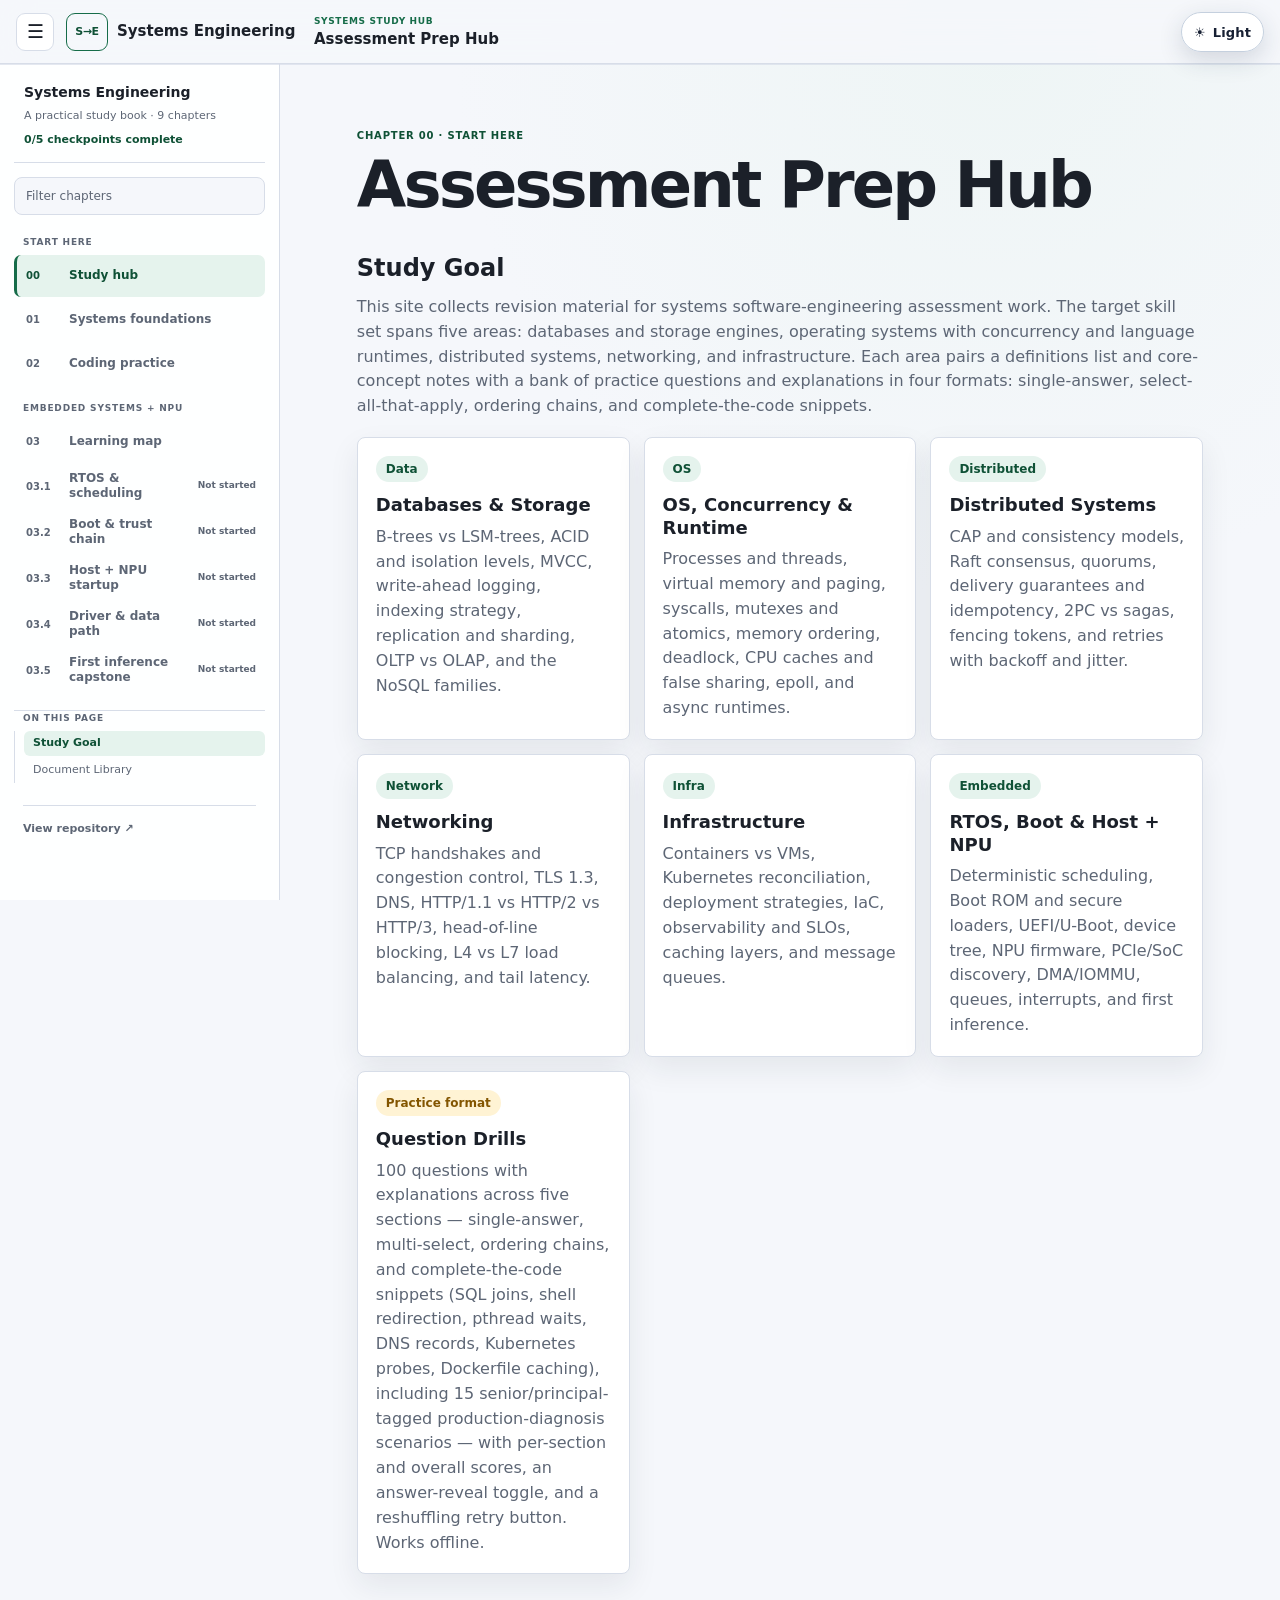
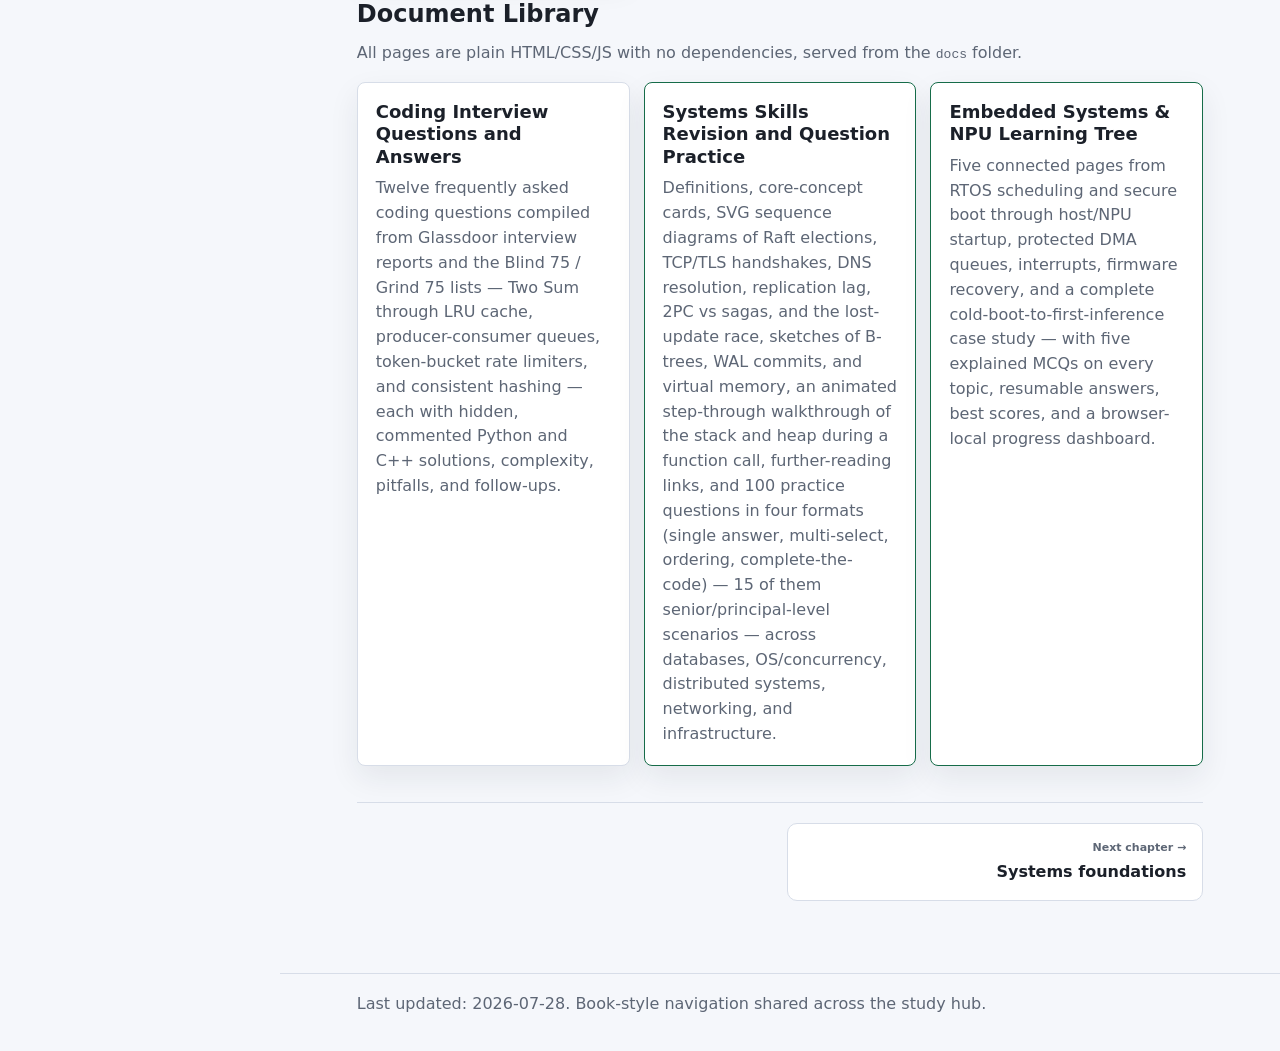
<file: docs/index.html>
<!doctype html>
<html lang="en">
<head>
  <meta charset="utf-8">
  <meta name="viewport" content="width=device-width, initial-scale=1">
  <meta name="description" content="Study hub for systems assessment preparation: databases, OS/concurrency, distributed systems, networking, infrastructure, RTOS, secure boot, and host + NPU systems.">
  <title>Systems Study Hub</title>
  <link rel="stylesheet" href="styles.css?v=book-2">
  <script src="theme-toggle.js"></script>
  <script src="embedded-systems/progress-state.js"></script>
  <script src="book-shell.js"></script>
</head>
<body>
  <a class="skip-link" href="#main">Skip to content</a>
  <header class="topbar">
    <div>
      <p class="eyebrow">Systems study hub</p>
      <h1>Assessment Prep Hub</h1>
    </div>
    <nav aria-label="Site navigation">
      <a href="#summary">Summary</a>
      <a href="#documents">Documents</a>
      <a href="systems-skills.html">Systems Skills</a>
      <a href="embedded-systems/index.html">Embedded + NPU</a>
      <a href="coding-questions.html">Coding Q&amp;A</a>
    </nav>
  </header>

  <main id="main">
    <section id="summary" class="section">
      <div class="intro">
        <h2>Study Goal</h2>
        <p>
          This site collects revision material for systems software-engineering assessment work. The target
          skill set spans five areas: databases and storage engines, operating systems with concurrency and
          language runtimes, distributed systems, networking, and infrastructure. Each area pairs a
          definitions list and core-concept notes with a bank of practice questions and explanations in
          four formats: single-answer, select-all-that-apply, ordering chains, and complete-the-code snippets.
        </p>
      </div>

      <div class="quick-grid">
        <article class="mini-card">
          <span class="status good">Data</span>
          <h3>Databases &amp; Storage</h3>
          <p>B-trees vs LSM-trees, ACID and isolation levels, MVCC, write-ahead logging, indexing strategy, replication and sharding, OLTP vs OLAP, and the NoSQL families.</p>
        </article>
        <article class="mini-card">
          <span class="status good">OS</span>
          <h3>OS, Concurrency &amp; Runtime</h3>
          <p>Processes and threads, virtual memory and paging, syscalls, mutexes and atomics, memory ordering, deadlock, CPU caches and false sharing, epoll, and async runtimes.</p>
        </article>
        <article class="mini-card">
          <span class="status good">Distributed</span>
          <h3>Distributed Systems</h3>
          <p>CAP and consistency models, Raft consensus, quorums, delivery guarantees and idempotency, 2PC vs sagas, fencing tokens, and retries with backoff and jitter.</p>
        </article>
        <article class="mini-card">
          <span class="status good">Network</span>
          <h3>Networking</h3>
          <p>TCP handshakes and congestion control, TLS 1.3, DNS, HTTP/1.1 vs HTTP/2 vs HTTP/3, head-of-line blocking, L4 vs L7 load balancing, and tail latency.</p>
        </article>
        <article class="mini-card">
          <span class="status good">Infra</span>
          <h3>Infrastructure</h3>
          <p>Containers vs VMs, Kubernetes reconciliation, deployment strategies, IaC, observability and SLOs, caching layers, and message queues.</p>
        </article>
        <article class="mini-card">
          <span class="status good">Embedded</span>
          <h3>RTOS, Boot &amp; Host + NPU</h3>
          <p>Deterministic scheduling, Boot ROM and secure loaders, UEFI/U-Boot, device tree, NPU firmware, PCIe/SoC discovery, DMA/IOMMU, queues, interrupts, and first inference.</p>
        </article>
        <article class="mini-card">
          <span class="status warning">Practice format</span>
          <h3>Question Drills</h3>
          <p>100 questions with explanations across five sections — single-answer, multi-select, ordering chains, and complete-the-code snippets (SQL joins, shell redirection, pthread waits, DNS records, Kubernetes probes, Dockerfile caching), including 15 senior/principal-tagged production-diagnosis scenarios — with per-section and overall scores, an answer-reveal toggle, and a reshuffling retry button. Works offline.</p>
        </article>
      </div>
    </section>

    <section id="documents" class="section">
      <h2>Document Library</h2>
      <p class="section-note">
        All pages are plain HTML/CSS/JS with no dependencies, served from the <code>docs</code> folder.
      </p>

      <div class="doc-grid">
        <a class="doc-link" href="coding-questions.html">
          <strong>Coding Interview Questions and Answers</strong>
          <span>Twelve frequently asked coding questions compiled from Glassdoor interview reports and the Blind 75 / Grind 75 lists — Two Sum through LRU cache, producer-consumer queues, token-bucket rate limiters, and consistent hashing — each with hidden, commented Python and C++ solutions, complexity, pitfalls, and follow-ups.</span>
        </a>
        <a class="doc-link featured" href="systems-skills.html">
          <strong>Systems Skills Revision and Question Practice</strong>
          <span>Definitions, core-concept cards, SVG sequence diagrams of Raft elections, TCP/TLS handshakes, DNS resolution, replication lag, 2PC vs sagas, and the lost-update race, sketches of B-trees, WAL commits, and virtual memory, an animated step-through walkthrough of the stack and heap during a function call, further-reading links, and 100 practice questions in four formats (single answer, multi-select, ordering, complete-the-code) — 15 of them senior/principal-level scenarios — across databases, OS/concurrency, distributed systems, networking, and infrastructure.</span>
        </a>
        <a class="doc-link featured" href="embedded-systems/index.html">
          <strong>Embedded Systems &amp; NPU Learning Tree</strong>
          <span>Five connected pages from RTOS scheduling and secure boot through host/NPU startup, protected DMA queues, interrupts, firmware recovery, and a complete cold-boot-to-first-inference case study — with five explained MCQs on every topic, resumable answers, best scores, and a browser-local progress dashboard.</span>
        </a>
      </div>
    </section>
  </main>

  <footer>
    <p>Last updated: 2026-07-28. Book-style navigation shared across the study hub.</p>
  </footer>
</body>
</html>
</file>
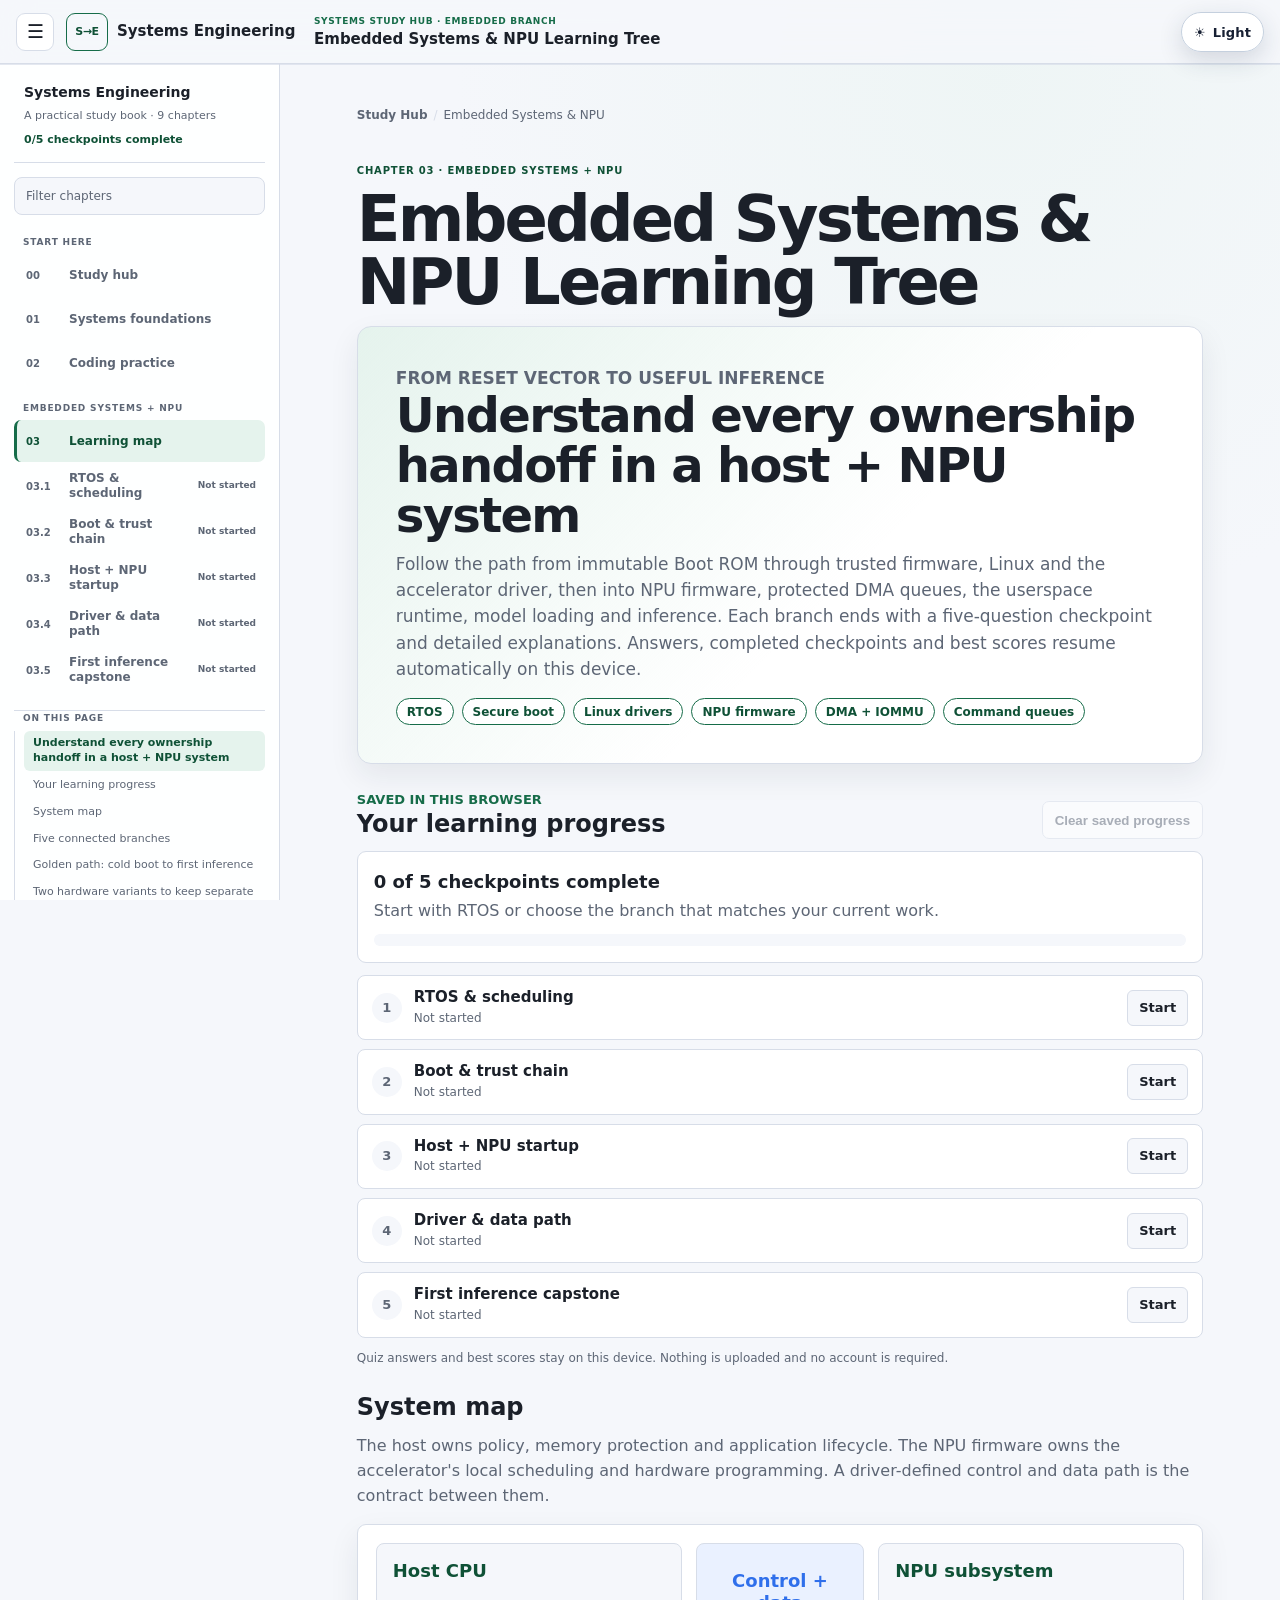
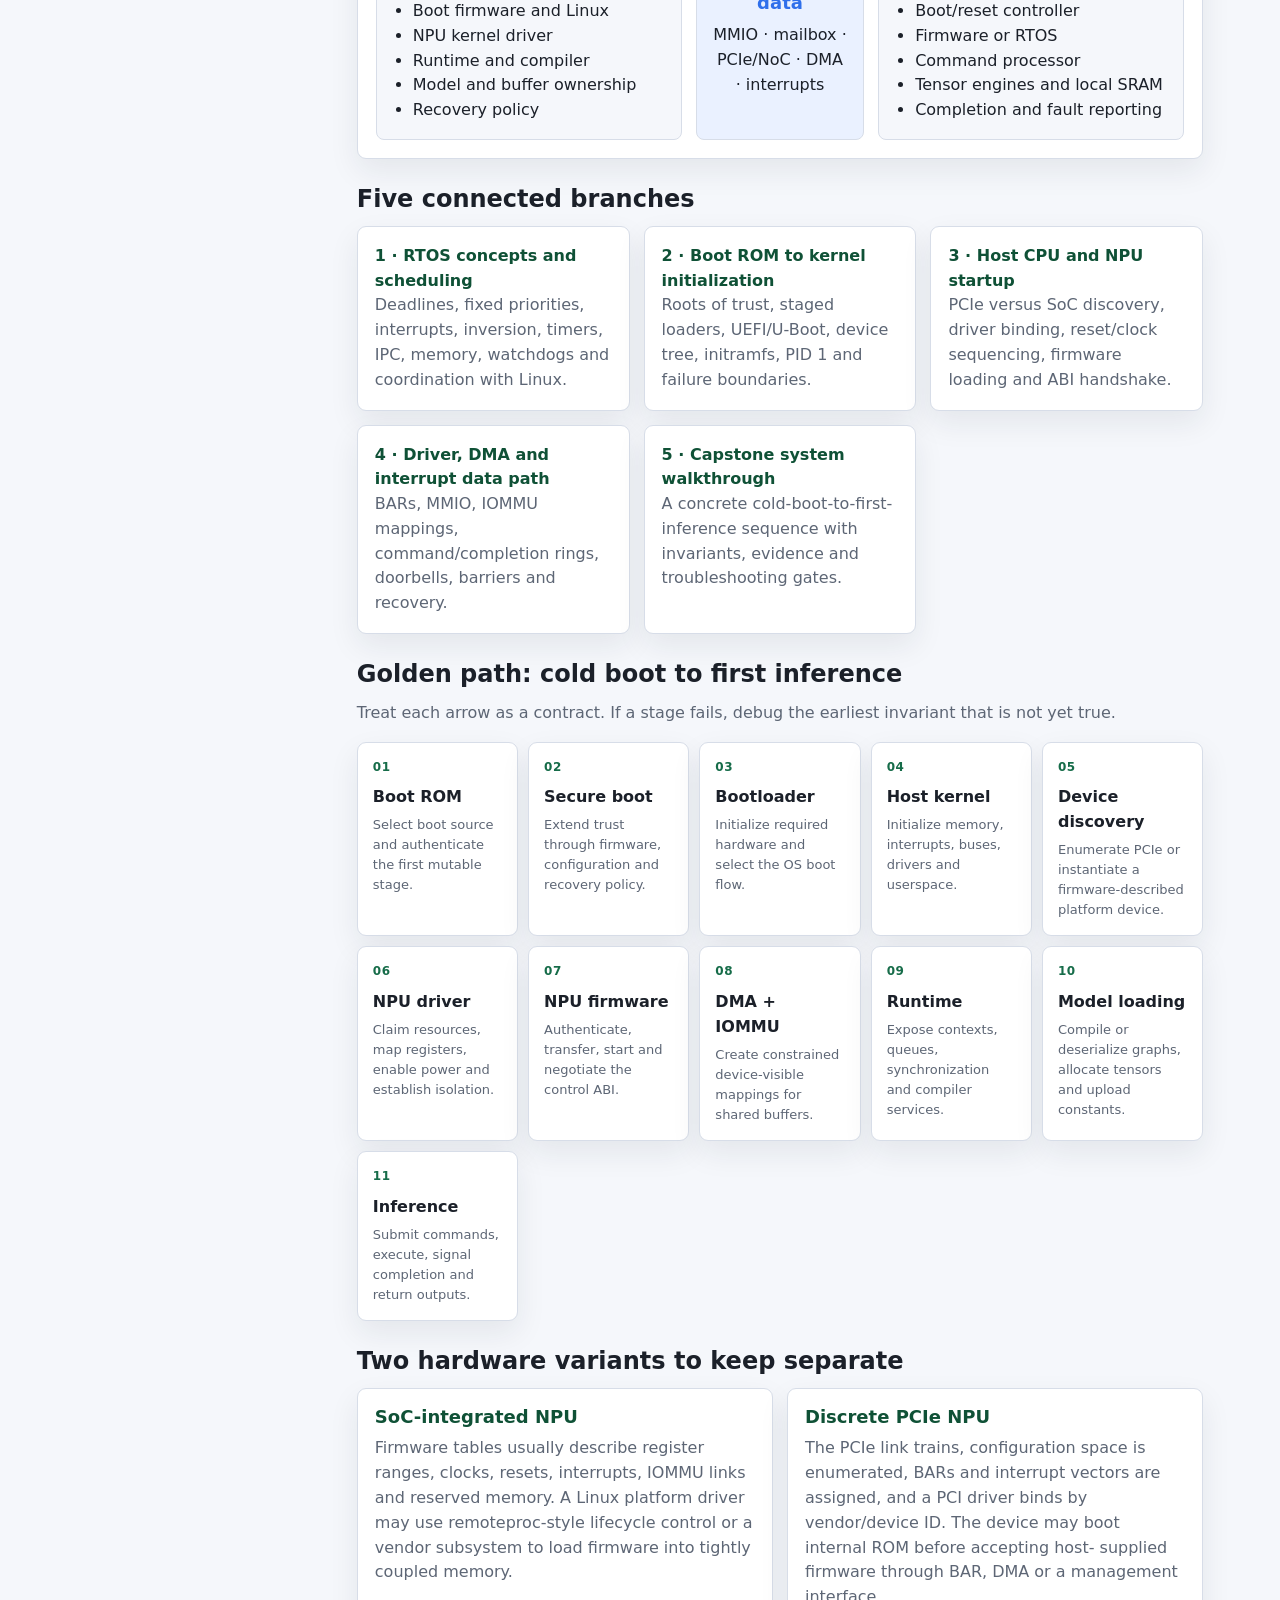
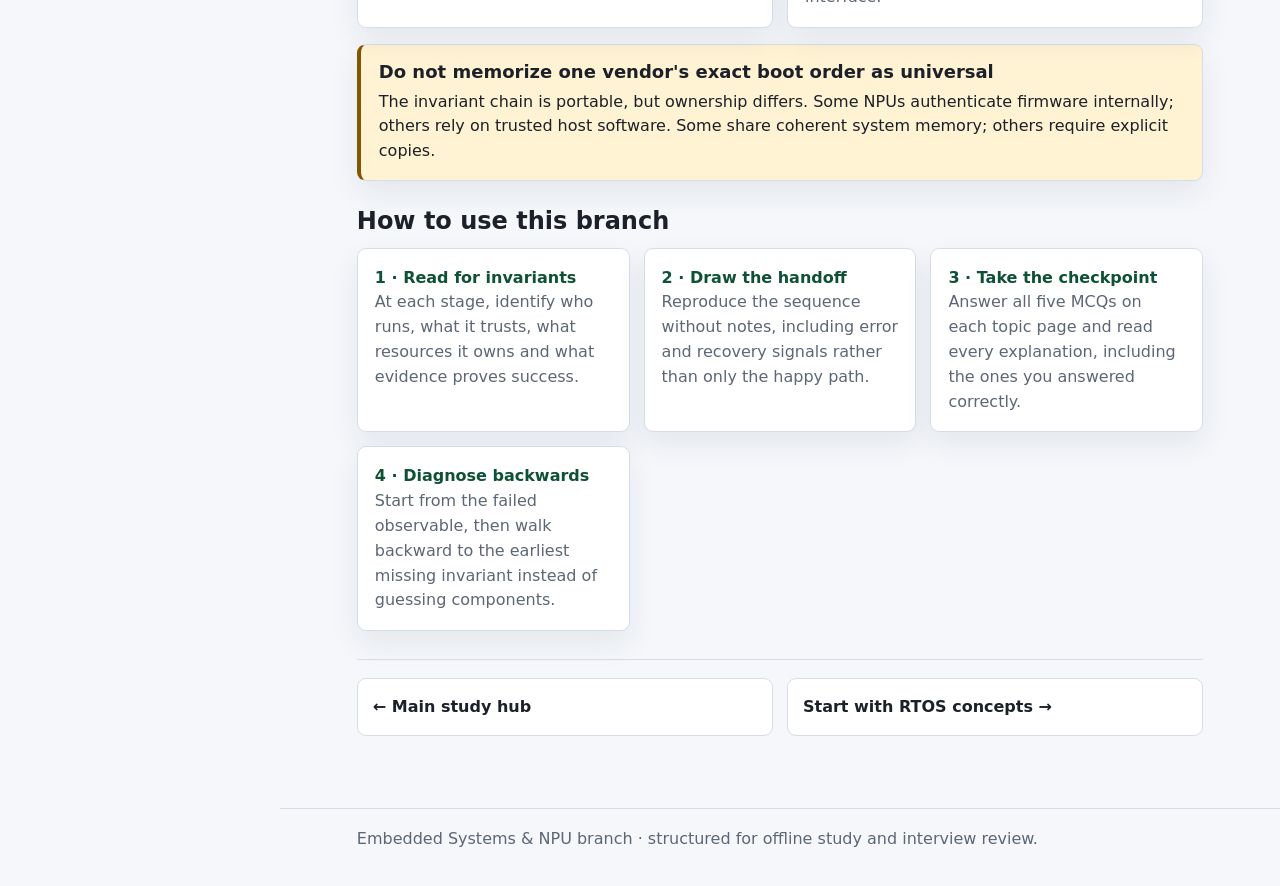
<file: docs/embedded-systems/index.html>
<!doctype html>
<html lang="en">
<head>
  <meta charset="utf-8">
  <meta name="viewport" content="width=device-width, initial-scale=1">
  <meta name="description" content="A structured learning path for RTOS design, secure boot, host and NPU startup, accelerator drivers, DMA, IOMMU, queues, interrupts, and first inference.">
  <title>Embedded Systems and NPU Learning Tree</title>
  <link rel="stylesheet" href="../styles.css?v=book-2">
  <link rel="stylesheet" href="embedded.css?v=visual-2">
  <script src="../theme-toggle.js"></script>
  <script src="../book-shell.js"></script>
</head>
<body>
  <a class="skip-link" href="#main">Skip to content</a>
  <header class="topbar embedded-topbar">
    <div>
      <p class="eyebrow">Systems study hub · embedded branch</p>
      <h1>Embedded Systems &amp; NPU Learning Tree</h1>
    </div>
    <nav aria-label="Site navigation">
      <a href="../index.html">Main Hub</a>
      <a href="../systems-skills.html">Systems Skills</a>
      <a href="#progress">My Progress</a>
      <a href="end-to-end.html">Host + NPU Case Study</a>
    </nav>
  </header>

  <main id="main">
    <nav class="breadcrumb" aria-label="Breadcrumb">
      <a href="../index.html">Study Hub</a>
      <span aria-hidden="true">/</span>
      <span aria-current="page">Embedded Systems &amp; NPU</span>
    </nav>

    <div class="topic-layout">
      <aside class="learning-tree" aria-label="Embedded systems learning tree">
        <h2>Learning tree</h2>
        <ul>
          <li><a href="index.html" aria-current="page"><span class="tree-kicker">Root</span>Embedded + NPU map</a></li>
          <li><a href="rtos.html"><span class="tree-kicker">Branch 1</span>RTOS &amp; scheduling</a></li>
          <li><a href="boot-chain.html"><span class="tree-kicker">Branch 2</span>Boot &amp; trust chain</a></li>
          <li><a href="host-npu-startup.html"><span class="tree-kicker">Branch 3</span>Host + NPU startup</a></li>
          <li><a href="npu-data-path.html"><span class="tree-kicker">Branch 4</span>Driver &amp; data path</a></li>
          <li><a href="end-to-end.html"><span class="tree-kicker">Capstone</span>First inference walkthrough</a></li>
        </ul>
      </aside>

      <div class="topic-content">
        <section class="hero-panel">
          <p class="eyebrow">From reset vector to useful inference</p>
          <h2>Understand every ownership handoff in a host + NPU system</h2>
          <p>
            Follow the path from immutable Boot ROM through trusted firmware, Linux and the accelerator driver,
            then into NPU firmware, protected DMA queues, the userspace runtime, model loading and inference.
            Each branch ends with a five-question checkpoint and detailed explanations. Answers, completed
            checkpoints and best scores resume automatically on this device.
          </p>
          <div class="tag-row" aria-label="Topics">
            <span class="topic-tag">RTOS</span>
            <span class="topic-tag">Secure boot</span>
            <span class="topic-tag">Linux drivers</span>
            <span class="topic-tag">NPU firmware</span>
            <span class="topic-tag">DMA + IOMMU</span>
            <span class="topic-tag">Command queues</span>
          </div>
        </section>

        <section id="progress" class="section" aria-labelledby="progress-title" data-learning-dashboard>
          <div class="progress-header">
            <div>
              <p class="eyebrow">Saved in this browser</p>
              <h2 id="progress-title">Your learning progress</h2>
            </div>
            <button class="progress-clear" type="button" data-clear-progress>Clear saved progress</button>
          </div>
          <div class="progress-summary" role="status" aria-live="polite">
            <strong data-progress-headline>0 of 5 checkpoints complete</strong>
            <p data-progress-detail>Start with RTOS or choose the branch that matches your current work.</p>
            <progress value="0" max="5" aria-label="0 of 5 checkpoints complete"></progress>
          </div>
          <div class="progress-topics" data-progress-topics></div>
          <p class="progress-privacy">
            Quiz answers and best scores stay on this device. Nothing is uploaded and no account is required.
          </p>
          <noscript>Enable JavaScript to save checkpoint progress in this browser.</noscript>
        </section>

        <section class="section" aria-labelledby="system-map">
          <h2 id="system-map">System map</h2>
          <p class="section-lead">
            The host owns policy, memory protection and application lifecycle. The NPU firmware owns the
            accelerator's local scheduling and hardware programming. A driver-defined control and data path is
            the contract between them.
          </p>
          <div class="architecture-panel">
            <section class="arch-zone">
              <h3>Host CPU</h3>
              <ul>
                <li>Boot firmware and Linux</li>
                <li>NPU kernel driver</li>
                <li>Runtime and compiler</li>
                <li>Model and buffer ownership</li>
                <li>Recovery policy</li>
              </ul>
            </section>
            <section class="arch-zone interconnect">
              <h3>Control + data</h3>
              <p>MMIO · mailbox · PCIe/NoC · DMA · interrupts</p>
            </section>
            <section class="arch-zone">
              <h3>NPU subsystem</h3>
              <ul>
                <li>Boot/reset controller</li>
                <li>Firmware or RTOS</li>
                <li>Command processor</li>
                <li>Tensor engines and local SRAM</li>
                <li>Completion and fault reporting</li>
              </ul>
            </section>
          </div>
        </section>

        <section class="section" aria-labelledby="branches">
          <h2 id="branches">Five connected branches</h2>
          <div class="concept-grid">
            <a class="source-card" href="rtos.html">
              <strong>1 · RTOS concepts and scheduling</strong>
              <p>Deadlines, fixed priorities, interrupts, inversion, timers, IPC, memory, watchdogs and coordination with Linux.</p>
            </a>
            <a class="source-card" href="boot-chain.html">
              <strong>2 · Boot ROM to kernel initialization</strong>
              <p>Roots of trust, staged loaders, UEFI/U-Boot, device tree, initramfs, PID 1 and failure boundaries.</p>
            </a>
            <a class="source-card" href="host-npu-startup.html">
              <strong>3 · Host CPU and NPU startup</strong>
              <p>PCIe versus SoC discovery, driver binding, reset/clock sequencing, firmware loading and ABI handshake.</p>
            </a>
            <a class="source-card" href="npu-data-path.html">
              <strong>4 · Driver, DMA and interrupt data path</strong>
              <p>BARs, MMIO, IOMMU mappings, command/completion rings, doorbells, barriers and recovery.</p>
            </a>
            <a class="source-card" href="end-to-end.html">
              <strong>5 · Capstone system walkthrough</strong>
              <p>A concrete cold-boot-to-first-inference sequence with invariants, evidence and troubleshooting gates.</p>
            </a>
          </div>
        </section>

        <section class="section" aria-labelledby="golden-path">
          <h2 id="golden-path">Golden path: cold boot to first inference</h2>
          <p class="section-lead">Treat each arrow as a contract. If a stage fails, debug the earliest invariant that is not yet true.</p>
          <ol class="step-flow">
            <li><strong>Boot ROM</strong><span>Select boot source and authenticate the first mutable stage.</span></li>
            <li><strong>Secure boot</strong><span>Extend trust through firmware, configuration and recovery policy.</span></li>
            <li><strong>Bootloader</strong><span>Initialize required hardware and select the OS boot flow.</span></li>
            <li><strong>Host kernel</strong><span>Initialize memory, interrupts, buses, drivers and userspace.</span></li>
            <li><strong>Device discovery</strong><span>Enumerate PCIe or instantiate a firmware-described platform device.</span></li>
            <li><strong>NPU driver</strong><span>Claim resources, map registers, enable power and establish isolation.</span></li>
            <li><strong>NPU firmware</strong><span>Authenticate, transfer, start and negotiate the control ABI.</span></li>
            <li><strong>DMA + IOMMU</strong><span>Create constrained device-visible mappings for shared buffers.</span></li>
            <li><strong>Runtime</strong><span>Expose contexts, queues, synchronization and compiler services.</span></li>
            <li><strong>Model loading</strong><span>Compile or deserialize graphs, allocate tensors and upload constants.</span></li>
            <li><strong>Inference</strong><span>Submit commands, execute, signal completion and return outputs.</span></li>
          </ol>
        </section>

        <section class="section" aria-labelledby="variants">
          <h2 id="variants">Two hardware variants to keep separate</h2>
          <div class="variant-grid">
            <article class="variant-card">
              <h3>SoC-integrated NPU</h3>
              <p>
                Firmware tables usually describe register ranges, clocks, resets, interrupts, IOMMU links and
                reserved memory. A Linux platform driver may use remoteproc-style lifecycle control or a vendor
                subsystem to load firmware into tightly coupled memory.
              </p>
            </article>
            <article class="variant-card">
              <h3>Discrete PCIe NPU</h3>
              <p>
                The PCIe link trains, configuration space is enumerated, BARs and interrupt vectors are assigned,
                and a PCI driver binds by vendor/device ID. The device may boot internal ROM before accepting host-
                supplied firmware through BAR, DMA or a management interface.
              </p>
            </article>
          </div>
          <div class="callout warning">
            <h3>Do not memorize one vendor's exact boot order as universal</h3>
            <p>
              The invariant chain is portable, but ownership differs. Some NPUs authenticate firmware internally;
              others rely on trusted host software. Some share coherent system memory; others require explicit copies.
            </p>
          </div>
        </section>

        <section class="section" aria-labelledby="study-method">
          <h2 id="study-method">How to use this branch</h2>
          <div class="outcomes">
            <article class="outcome"><strong>1 · Read for invariants</strong><p>At each stage, identify who runs, what it trusts, what resources it owns and what evidence proves success.</p></article>
            <article class="outcome"><strong>2 · Draw the handoff</strong><p>Reproduce the sequence without notes, including error and recovery signals rather than only the happy path.</p></article>
            <article class="outcome"><strong>3 · Take the checkpoint</strong><p>Answer all five MCQs on each topic page and read every explanation, including the ones you answered correctly.</p></article>
            <article class="outcome"><strong>4 · Diagnose backwards</strong><p>Start from the failed observable, then walk backward to the earliest missing invariant instead of guessing components.</p></article>
          </div>
        </section>

        <nav class="page-next" aria-label="Learning path navigation">
          <a href="../index.html">← Main study hub</a>
          <a href="rtos.html">Start with RTOS concepts →</a>
        </nav>
      </div>
    </div>
  </main>

  <footer>
    <p>Embedded Systems &amp; NPU branch · structured for offline study and interview review.</p>
  </footer>
  <script src="progress-state.js"></script>
  <script src="learning-progress.js"></script>
</body>
</html>
</file>
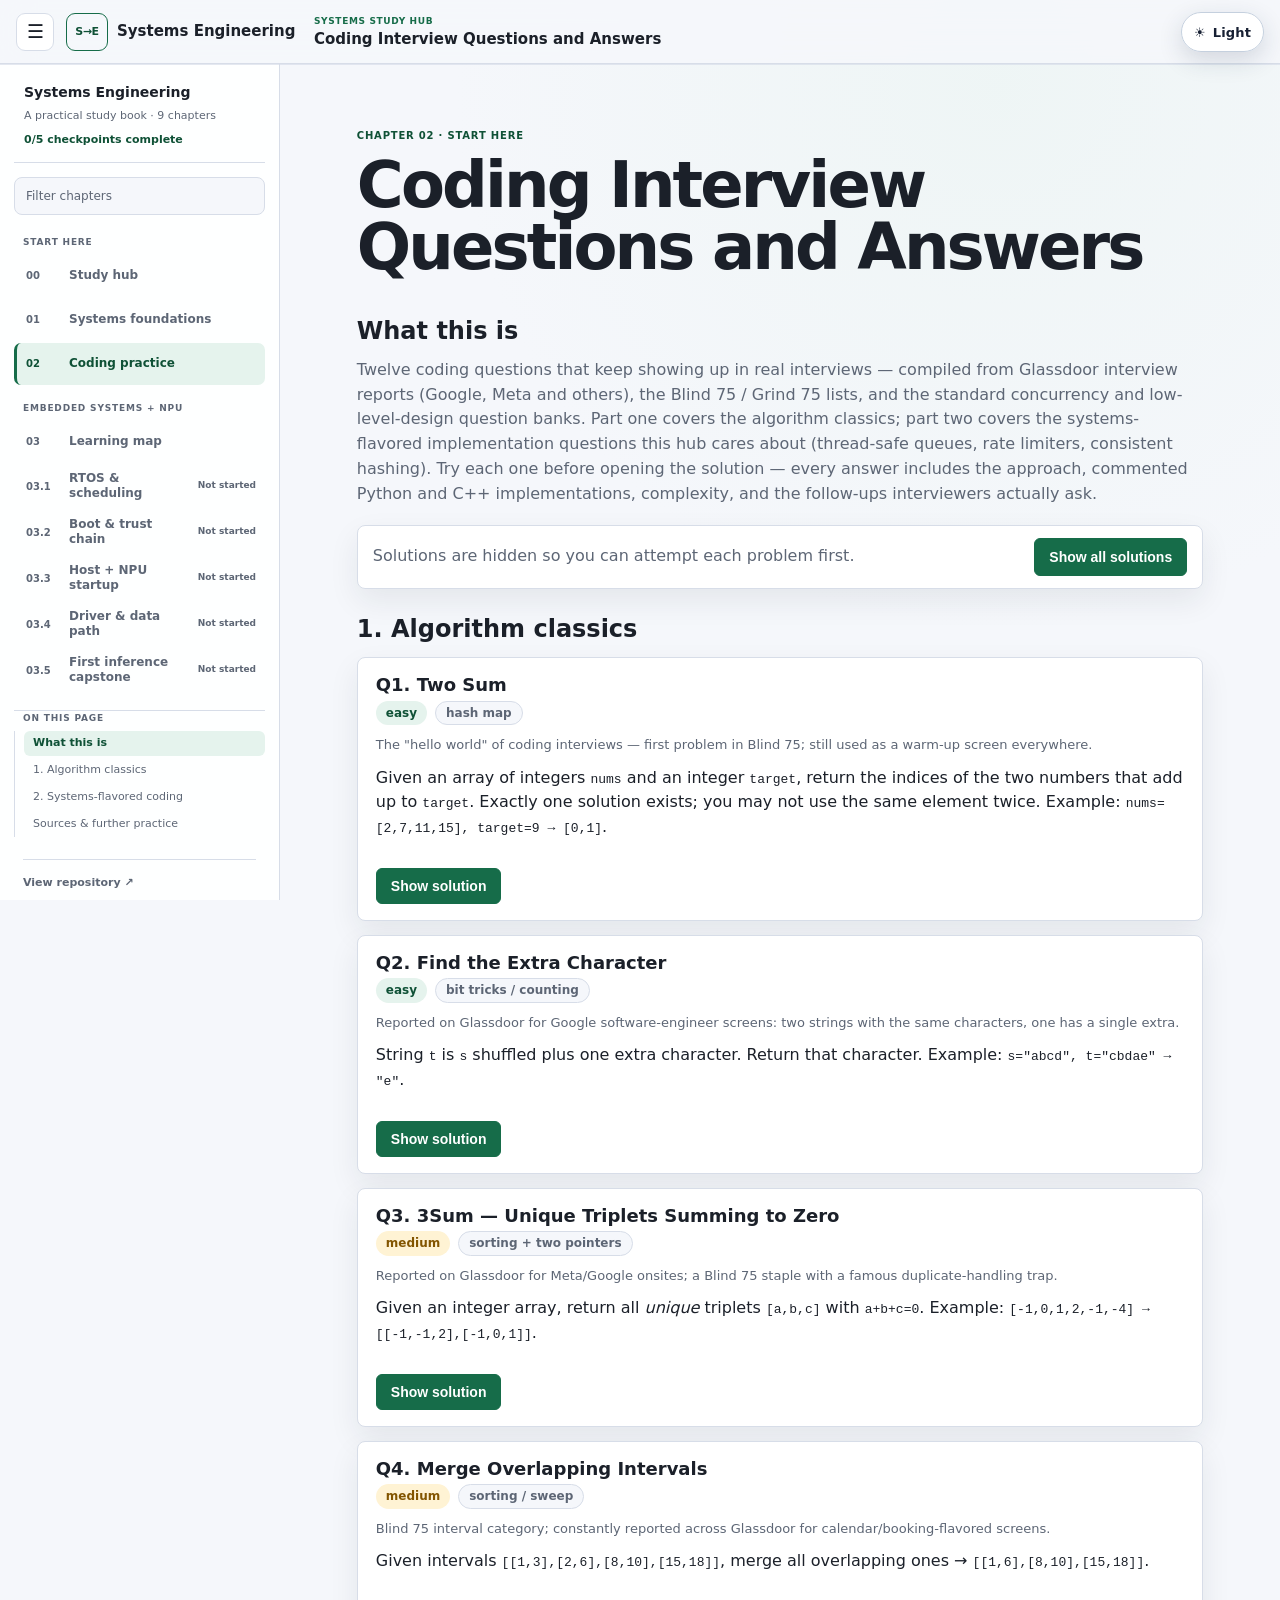
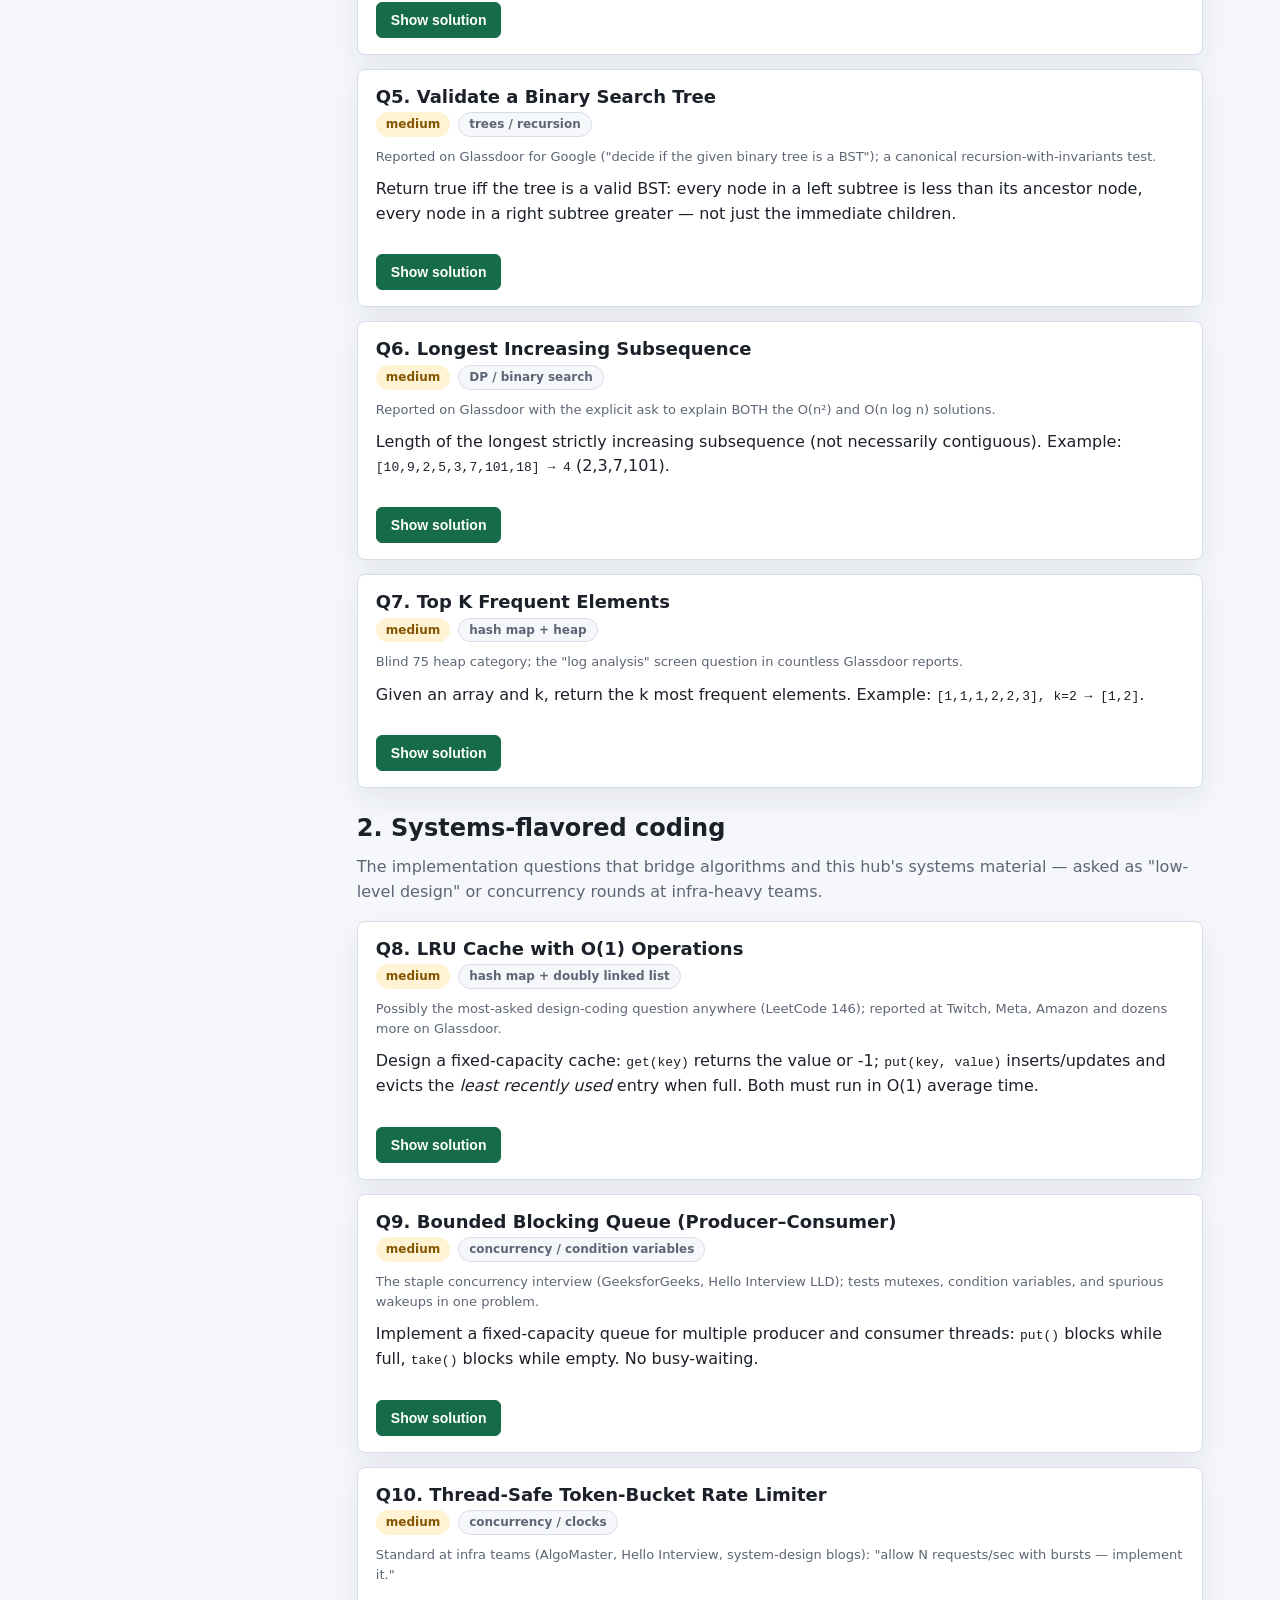
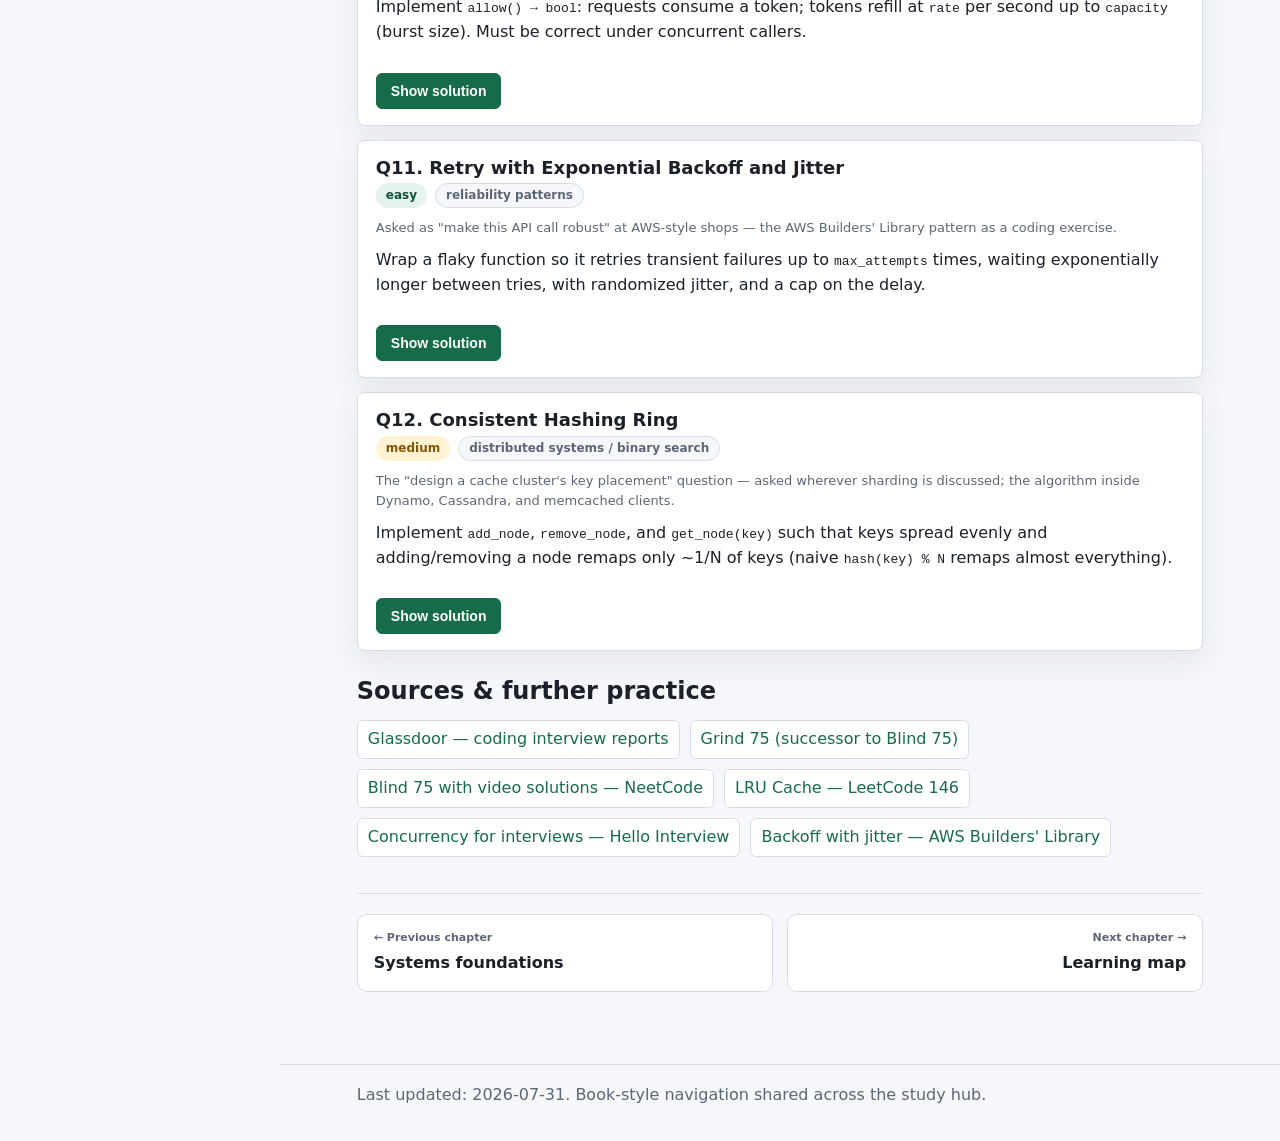
<file: docs/coding-questions.html>
<!doctype html>
<html lang="en">
<head>
  <meta charset="utf-8">
  <meta name="viewport" content="width=device-width, initial-scale=1">
  <meta name="description" content="Twelve frequently asked coding interview questions with commented Python and C++ solutions: Blind 75 staples, Glassdoor-reported questions, and systems-flavored implementation problems.">
  <title>Coding Interview Questions and Answers</title>
  <link rel="stylesheet" href="styles.css?v=book-2">
  <script src="theme-toggle.js"></script>
  <script src="embedded-systems/progress-state.js"></script>
  <script src="book-shell.js"></script>
  <style>
    .sub { margin-top: 24px; }
    .toolbar { position:sticky; top:0; z-index:5; display:flex; flex-wrap:wrap; align-items:center; gap:12px; margin:18px 0; padding:12px 15px; background:var(--panel); border:1px solid var(--line); border-radius:8px; box-shadow:var(--shadow); }
    .toolbar .section-note { margin:0; flex:1 1 260px; }
    .bar-btn { min-height:38px; border:1px solid var(--accent); border-radius:6px; padding:7px 14px; background:var(--accent); color:var(--on-accent); font-weight:700; font-size:14px; cursor:pointer; }
    .bar-btn:hover { background:var(--accent-strong); border-color:var(--accent-strong); }
    .qcard { margin:14px 0; padding:16px 18px; background:var(--panel); border:1px solid var(--line); border-radius:8px; box-shadow:var(--shadow); }
    .qcard h3 { margin-bottom:4px; }
    .meta { display:flex; flex-wrap:wrap; gap:8px; margin:0 0 10px; }
    .pill { display:inline-flex; align-items:center; min-height:24px; padding:2px 10px; border-radius:999px; font-size:12px; font-weight:700; }
    .pill.easy { background:var(--accent-soft); color:var(--accent-strong); }
    .pill.medium { background:var(--warn-soft); color:var(--warn); }
    .pill.topic { background:var(--bg); color:var(--muted); border:1px solid var(--line); }
    .src { margin:0 0 10px; font-size:13px; color:var(--muted); }
    .code { margin:10px 0 0; padding:12px 14px; overflow-x:auto; background:var(--bg); border:1px solid var(--line); border-radius:6px; font-family:Consolas,Menlo,monospace; font-size:13px; line-height:1.5; color:var(--text); }
    .sol-btn { margin-top:12px; min-height:36px; border:1px solid var(--accent); border-radius:6px; padding:6px 14px; background:var(--accent); color:var(--on-accent); font-weight:700; font-size:14px; cursor:pointer; }
    .sol-btn:hover { background:var(--accent-strong); border-color:var(--accent-strong); }
    .solution { display:none; margin-top:12px; padding-top:4px; border-top:1px dashed var(--line); }
    .solution.show { display:block; }
    .solution h4 { margin:12px 0 6px; font-size:14px; text-transform:uppercase; color:var(--accent-strong); }
    .solution p { color:var(--muted); }
    .code-tabs { margin-top:10px; }
    .language-tabs { display:flex; gap:4px; margin:0; border-bottom:1px solid var(--line); }
    .code-tab { min-height:38px; margin-bottom:-1px; padding:7px 16px; border:1px solid transparent; border-radius:6px 6px 0 0; background:transparent; color:var(--muted); font:inherit; font-size:13px; font-weight:800; cursor:pointer; }
    .code-tab:hover { color:var(--accent-strong); background:var(--accent-soft); }
    .code-tab[aria-selected="true"] { border-color:var(--line); border-bottom-color:var(--bg); background:var(--bg); color:var(--accent-strong); }
    .code-tab:focus-visible { position:relative; z-index:1; outline:3px solid color-mix(in srgb, var(--accent) 45%, transparent); outline-offset:2px; }
    .code-panel[hidden] { display:none; }
    .code-panel .code { margin-top:0; border-top:0; border-radius:0 0 6px 6px; }
    .complexity { display:inline-block; margin-top:8px; padding:4px 10px; border-left:3px solid var(--accent); background:var(--accent-soft); border-radius:0 6px 6px 0; font-size:13px; font-weight:700; }
    @media print {
      .language-tabs { display:none; }
      .code-panel[hidden] { display:block !important; }
      .code-panel::before { display:block; margin:12px 0 4px; content:attr(data-label); color:var(--accent-strong); font-size:12px; font-weight:800; text-transform:uppercase; }
      .code-panel .code { border:1px solid var(--line); border-radius:6px; }
    }
  </style>
</head>
<body>
  <a class="skip-link" href="#main">Skip to content</a>
  <header class="topbar">
    <div>
      <p class="eyebrow">Systems study hub</p>
      <h1>Coding Interview Questions and Answers</h1>
    </div>
    <nav aria-label="Site navigation">
      <a href="index.html">Hub</a>
      <a href="systems-skills.html">Systems Skills</a>
      <a href="embedded-systems/index.html">Embedded + NPU</a>
      <a href="#classic">Classics</a>
      <a href="#systems">Systems Coding</a>
      <a href="#sources">Sources</a>
    </nav>
  </header>

  <main id="main">
    <section class="section intro">
      <h2>What this is</h2>
      <p>
        Twelve coding questions that keep showing up in real interviews — compiled from Glassdoor interview
        reports (Google, Meta and others), the Blind 75 / Grind 75 lists, and the standard concurrency and
        low-level-design question banks. Part one covers the algorithm classics; part two covers the
        systems-flavored implementation questions this hub cares about (thread-safe queues, rate limiters,
        consistent hashing). Try each one before opening the solution — every answer includes the approach,
        commented Python and C++ implementations, complexity, and the follow-ups interviewers actually ask.
      </p>
    </section>

    <div class="toolbar">
      <p class="section-note">Solutions are hidden so you can attempt each problem first.</p>
      <button class="bar-btn" id="toggle-all" type="button">Show all solutions</button>
    </div>

    <!-- ============ PART 1: CLASSICS ============ -->
    <section id="classic" class="section">
      <h2>1. Algorithm classics</h2>

      <article class="qcard">
        <h3>Q1. Two Sum</h3>
        <p class="meta"><span class="pill easy">easy</span><span class="pill topic">hash map</span></p>
        <p class="src">The "hello world" of coding interviews — first problem in Blind 75; still used as a warm-up screen everywhere.</p>
        <p>Given an array of integers <code>nums</code> and an integer <code>target</code>, return the indices of the two numbers that add up to <code>target</code>. Exactly one solution exists; you may not use the same element twice. Example: <code>nums=[2,7,11,15], target=9 &rarr; [0,1]</code>.</p>
        <button class="sol-btn" type="button">Show solution</button>
        <div class="solution">
          <h4>Approach</h4>
          <p>One pass with a hash map from value &rarr; index. For each number, check whether its complement (<code>target - num</code>) has already been seen. The brute force compares all pairs in O(n&sup2;); the map trades O(n) space for one lookup per element.</p>
          <div class="code-tabs" data-code-tabs>
            <div class="language-tabs" role="tablist" aria-label="Two Sum solution language">
              <button class="code-tab" type="button" data-language="python">Python</button>
              <button class="code-tab" type="button" data-language="cpp">C++</button>
            </div>
            <div class="code-panel" data-language-panel="python" data-label="Python solution">
              <pre class="code">def two_sum(nums, target):
    # 1) Remember each previously visited value and its index.
    seen = {}

    # 2) For the current value, look backward for its complement.
    for i, num in enumerate(nums):
        want = target - num
        if want in seen:
            # 3) The stored index is different because insertion happens later.
            return [seen[want], i]

        # 4) Make this value available to later elements; no self-pairing.
        seen[num] = i

    raise ValueError("no two-sum solution")</pre>
            </div>
            <div class="code-panel" data-language-panel="cpp" data-label="C++ solution" hidden>
              <pre class="code">#include &lt;stdexcept&gt;
#include &lt;unordered_map&gt;
#include &lt;vector&gt;

std::vector&lt;int&gt; twoSum(const std::vector&lt;int&gt;&amp; nums, int target) {
    // 1) Map each previously visited value to its array index.
    std::unordered_map&lt;int, int&gt; seen;

    // 2) Search for the complement before storing the current value.
    for (int i = 0; i &lt; static_cast&lt;int&gt;(nums.size()); ++i) {
        const int want = target - nums[i];
        if (auto match = seen.find(want); match != seen.end()) {
            // 3) The stored element and current element form the answer.
            return {match-&gt;second, i};
        }

        // 4) Insert afterward so one element cannot match itself.
        seen[nums[i]] = i;
    }

    throw std::invalid_argument("no two-sum solution");
}</pre>
            </div>
          </div>
          <span class="complexity">O(n) time, O(n) space</span>
          <h4>Pitfalls &amp; follow-ups</h4>
          <p>Insert into the map <em>after</em> checking, or <code>target = 2&times;num</code> matches the element with itself. Follow-ups: input sorted (two pointers, O(1) space), find all pairs, or 3Sum below.</p>
        </div>
      </article>

      <article class="qcard">
        <h3>Q2. Find the Extra Character</h3>
        <p class="meta"><span class="pill easy">easy</span><span class="pill topic">bit tricks / counting</span></p>
        <p class="src">Reported on Glassdoor for Google software-engineer screens: two strings with the same characters, one has a single extra.</p>
        <p>String <code>t</code> is <code>s</code> shuffled plus one extra character. Return that character. Example: <code>s="abcd", t="cbdae" &rarr; "e"</code>.</p>
        <button class="sol-btn" type="button">Show solution</button>
        <div class="solution">
          <h4>Approach</h4>
          <p>XOR every character code of both strings together: pairs cancel (x&oplus;x=0), leaving exactly the extra character. Equivalent one-liner: difference of summed character codes. Both beat the obvious Counter-diff on space.</p>
          <div class="code-tabs" data-code-tabs>
            <div class="language-tabs" role="tablist" aria-label="Extra Character solution language">
              <button class="code-tab" type="button" data-language="python">Python</button>
              <button class="code-tab" type="button" data-language="cpp">C++</button>
            </div>
            <div class="code-panel" data-language-panel="python" data-label="Python solution">
              <pre class="code">def extra_char(s, t):
    # 1) Zero is the identity value for XOR.
    acc = 0

    # 2) Equal character codes cancel regardless of their shuffled order.
    for ch in s:
        acc ^= ord(ch)
    for ch in t:
        acc ^= ord(ch)

    # 3) Only the unmatched character code remains.
    return chr(acc)</pre>
            </div>
            <div class="code-panel" data-language-panel="cpp" data-label="C++ solution" hidden>
              <pre class="code">#include &lt;string&gt;

char extraChar(const std::string&amp; s, const std::string&amp; t) {
    // 1) Zero is the identity value for XOR.
    unsigned char accumulator = 0;

    // 2) Every matching byte cancels with its copy in the other string.
    for (const unsigned char ch : s) {
        accumulator ^= ch;
    }
    for (const unsigned char ch : t) {
        accumulator ^= ch;
    }

    // 3) The one byte without a partner is the extra character.
    return static_cast&lt;char&gt;(accumulator);
}</pre>
            </div>
          </div>
          <span class="complexity">O(n) time, O(1) space</span>
          <h4>Pitfalls &amp; follow-ups</h4>
          <p>State the invariant (XOR is commutative, associative, self-inverse) — that's what is being tested. Follow-up: the same trick solves "single number" (every element appears twice except one) and "missing number in 1..n".</p>
        </div>
      </article>

      <article class="qcard">
        <h3>Q3. 3Sum — Unique Triplets Summing to Zero</h3>
        <p class="meta"><span class="pill medium">medium</span><span class="pill topic">sorting + two pointers</span></p>
        <p class="src">Reported on Glassdoor for Meta/Google onsites; a Blind 75 staple with a famous duplicate-handling trap.</p>
        <p>Given an integer array, return all <em>unique</em> triplets <code>[a,b,c]</code> with <code>a+b+c=0</code>. Example: <code>[-1,0,1,2,-1,-4] &rarr; [[-1,-1,2],[-1,0,1]]</code>.</p>
        <button class="sol-btn" type="button">Show solution</button>
        <div class="solution">
          <h4>Approach</h4>
          <p>Sort, then for each anchor index run two pointers over the remainder looking for <code>-anchor</code>. Sorting makes duplicate-skipping possible: advance past equal values at the anchor and at both pointers after each hit.</p>
          <div class="code-tabs" data-code-tabs>
            <div class="language-tabs" role="tablist" aria-label="3Sum solution language">
              <button class="code-tab" type="button" data-language="python">Python</button>
              <button class="code-tab" type="button" data-language="cpp">C++</button>
            </div>
            <div class="code-panel" data-language-panel="python" data-label="Python solution">
              <pre class="code">def three_sum(nums):
    # 1) Sorting enables a two-pointer scan and adjacent duplicate checks.
    nums.sort()
    result = []

    # 2) Fix one value as the anchor of each candidate triplet.
    for i in range(len(nums) - 2):
        if i &gt; 0 and nums[i] == nums[i - 1]:
            continue  # This anchor would reproduce earlier triplets.
        if nums[i] &gt; 0:
            break  # All remaining values are positive.

        # 3) Move two pointers according to whether the sum is low or high.
        left, right = i + 1, len(nums) - 1
        while left &lt; right:
            total = nums[i] + nums[left] + nums[right]
            if total &lt; 0:
                left += 1
            elif total &gt; 0:
                right -= 1
            else:
                result.append([nums[i], nums[left], nums[right]])

                # 4) Skip equal pointer values before searching again.
                while left &lt; right and nums[left] == nums[left + 1]:
                    left += 1
                while left &lt; right and nums[right] == nums[right - 1]:
                    right -= 1
                left += 1
                right -= 1

    return result</pre>
            </div>
            <div class="code-panel" data-language-panel="cpp" data-label="C++ solution" hidden>
              <pre class="code">#include &lt;algorithm&gt;
#include &lt;vector&gt;

std::vector&lt;std::vector&lt;int&gt;&gt; threeSum(std::vector&lt;int&gt; nums) {
    // 1) Sort a copy so duplicates are adjacent and pointers are monotonic.
    std::sort(nums.begin(), nums.end());
    std::vector&lt;std::vector&lt;int&gt;&gt; result;

    // 2) Fix one anchor, then solve a two-sum problem to its right.
    for (int i = 0; i + 2 &lt; static_cast&lt;int&gt;(nums.size()); ++i) {
        if (i &gt; 0 &amp;&amp; nums[i] == nums[i - 1]) continue;
        if (nums[i] &gt; 0) break;

        int left = i + 1;
        int right = static_cast&lt;int&gt;(nums.size()) - 1;

        // 3) Increase a low sum from the left or decrease a high sum.
        while (left &lt; right) {
            const long long total =
                static_cast&lt;long long&gt;(nums[i]) + nums[left] + nums[right];
            if (total &lt; 0) {
                ++left;
            } else if (total &gt; 0) {
                --right;
            } else {
                result.push_back({nums[i], nums[left], nums[right]});

                // 4) Skip duplicates so every emitted triplet is unique.
                const int leftValue = nums[left];
                const int rightValue = nums[right];
                while (left &lt; right &amp;&amp; nums[left] == leftValue) ++left;
                while (left &lt; right &amp;&amp; nums[right] == rightValue) --right;
            }
        }
    }

    return result;
}</pre>
            </div>
          </div>
          <span class="complexity">O(n&sup2;) time, O(1) extra space (beyond sort/output)</span>
          <h4>Pitfalls &amp; follow-ups</h4>
          <p>The interview is really about the three duplicate-skips — a set-of-tuples dedupe works but signals brute force. Follow-ups: 3Sum-closest, 4Sum (one more anchor loop), k-Sum recursion.</p>
        </div>
      </article>

      <article class="qcard">
        <h3>Q4. Merge Overlapping Intervals</h3>
        <p class="meta"><span class="pill medium">medium</span><span class="pill topic">sorting / sweep</span></p>
        <p class="src">Blind 75 interval category; constantly reported across Glassdoor for calendar/booking-flavored screens.</p>
        <p>Given intervals <code>[[1,3],[2,6],[8,10],[15,18]]</code>, merge all overlapping ones &rarr; <code>[[1,6],[8,10],[15,18]]</code>.</p>
        <button class="sol-btn" type="button">Show solution</button>
        <div class="solution">
          <h4>Approach</h4>
          <p>Sort by start. Sweep left to right keeping the last merged interval: if the next start fits inside it (<code>start &le; last_end</code>), extend the end with <code>max</code>; otherwise emit a new interval. Sorting is what turns "compare everything with everything" into one linear pass.</p>
          <div class="code-tabs" data-code-tabs>
            <div class="language-tabs" role="tablist" aria-label="Merge Intervals solution language">
              <button class="code-tab" type="button" data-language="python">Python</button>
              <button class="code-tab" type="button" data-language="cpp">C++</button>
            </div>
            <div class="code-panel" data-language-panel="python" data-label="Python solution">
              <pre class="code">def merge(intervals):
    # 1) Ordered starts guarantee only the last merged interval can overlap.
    intervals.sort(key=lambda interval: interval[0])
    merged = []

    # 2) Sweep once from the earliest start to the latest.
    for start, end in intervals:
        if merged and start &lt;= merged[-1][1]:
            # 3) Grow the current interval; max preserves a containing interval.
            merged[-1][1] = max(merged[-1][1], end)
        else:
            # 4) A gap starts a new disjoint interval.
            merged.append([start, end])

    return merged</pre>
            </div>
            <div class="code-panel" data-language-panel="cpp" data-label="C++ solution" hidden>
              <pre class="code">#include &lt;algorithm&gt;
#include &lt;vector&gt;

std::vector&lt;std::vector&lt;int&gt;&gt; mergeIntervals(
    std::vector&lt;std::vector&lt;int&gt;&gt; intervals) {
    // 1) Lexicographic vector ordering sorts by start, then end.
    std::sort(intervals.begin(), intervals.end());
    std::vector&lt;std::vector&lt;int&gt;&gt; merged;

    // 2) Only the latest merged interval can overlap the next one.
    for (const auto&amp; interval : intervals) {
        if (!merged.empty() &amp;&amp; interval[0] &lt;= merged.back()[1]) {
            // 3) Preserve the farther end when one interval contains another.
            merged.back()[1] = std::max(merged.back()[1], interval[1]);
        } else {
            // 4) No overlap means this begins a new output interval.
            merged.push_back(interval);
        }
    }

    return merged;
}</pre>
            </div>
          </div>
          <span class="complexity">O(n log n) time, O(n) output</span>
          <h4>Pitfalls &amp; follow-ups</h4>
          <p>The <code>max()</code> is the classic bug: <code>[1,10],[2,3]</code> must stay <code>[1,10]</code>. Clarify whether touching intervals ([1,2],[2,3]) merge. Follow-ups: insert-interval into a sorted list, minimum meeting rooms (heap of end times).</p>
        </div>
      </article>

      <article class="qcard">
        <h3>Q5. Validate a Binary Search Tree</h3>
        <p class="meta"><span class="pill medium">medium</span><span class="pill topic">trees / recursion</span></p>
        <p class="src">Reported on Glassdoor for Google ("decide if the given binary tree is a BST"); a canonical recursion-with-invariants test.</p>
        <p>Return true iff the tree is a valid BST: every node in a left subtree is less than its ancestor node, every node in a right subtree greater — not just the immediate children.</p>
        <button class="sol-btn" type="button">Show solution</button>
        <div class="solution">
          <h4>Approach</h4>
          <p>Pass down the open interval each node must fall in: root gets (-&infin;, +&infin;); going left tightens the upper bound, going right the lower. Alternative with the same power: an in-order traversal of a BST must be strictly increasing.</p>
          <div class="code-tabs" data-code-tabs>
            <div class="language-tabs" role="tablist" aria-label="Validate BST solution language">
              <button class="code-tab" type="button" data-language="python">Python</button>
              <button class="code-tab" type="button" data-language="cpp">C++</button>
            </div>
            <div class="code-panel" data-language-panel="python" data-label="Python solution">
              <pre class="code">def is_bst(node, low=float("-inf"), high=float("inf")):
    # 1) An empty subtree satisfies every inherited bound.
    if node is None:
        return True

    # 2) Validate against all ancestors, not only the parent.
    if not (low &lt; node.val &lt; high):
        return False

    # 3) The current value becomes the tighter bound for each child.
    return (is_bst(node.left, low, node.val) and
            is_bst(node.right, node.val, high))</pre>
            </div>
            <div class="code-panel" data-language-panel="cpp" data-label="C++ solution" hidden>
              <pre class="code">#include &lt;limits&gt;

struct TreeNode {
    int value;
    TreeNode* left = nullptr;
    TreeNode* right = nullptr;
};

bool isBst(
    const TreeNode* node,
    long long low = std::numeric_limits&lt;long long&gt;::lowest(),
    long long high = std::numeric_limits&lt;long long&gt;::max()) {
    // 1) An empty subtree cannot violate the BST invariant.
    if (node == nullptr) return true;

    // 2) Long-long bounds safely sit outside every possible int value.
    if (!(low &lt; node-&gt;value &amp;&amp; node-&gt;value &lt; high)) return false;

    // 3) Propagate every ancestor constraint into both subtrees.
    return isBst(node-&gt;left, low, node-&gt;value) &amp;&amp;
           isBst(node-&gt;right, node-&gt;value, high);
}</pre>
            </div>
          </div>
          <span class="complexity">O(n) time, O(h) recursion stack</span>
          <h4>Pitfalls &amp; follow-ups</h4>
          <p>The famous wrong answer checks only <code>left.val &lt; node.val &lt; right.val</code> — it accepts a grandchild that violates a grandparent's bound. Also decide how duplicates are treated (strict &lt; here). Follow-ups: recover a BST with two swapped nodes; kth smallest via in-order.</p>
        </div>
      </article>

      <article class="qcard">
        <h3>Q6. Longest Increasing Subsequence</h3>
        <p class="meta"><span class="pill medium">medium</span><span class="pill topic">DP / binary search</span></p>
        <p class="src">Reported on Glassdoor with the explicit ask to explain BOTH the O(n&sup2;) and O(n log n) solutions.</p>
        <p>Length of the longest strictly increasing subsequence (not necessarily contiguous). Example: <code>[10,9,2,5,3,7,101,18] &rarr; 4</code> (2,3,7,101).</p>
        <button class="sol-btn" type="button">Show solution</button>
        <div class="solution">
          <h4>Approach</h4>
          <p>DP: <code>dp[i]</code> = best LIS ending at i, looking back at all j&lt;i — O(n&sup2;). Patience method: keep <code>tails[k]</code> = smallest possible tail of an increasing subsequence of length k+1; each element binary-searches its slot. <code>tails</code> stays sorted, its length is the answer.</p>
          <div class="code-tabs" data-code-tabs>
            <div class="language-tabs" role="tablist" aria-label="Longest Increasing Subsequence solution language">
              <button class="code-tab" type="button" data-language="python">Python</button>
              <button class="code-tab" type="button" data-language="cpp">C++</button>
            </div>
            <div class="code-panel" data-language-panel="python" data-label="Python solution">
              <pre class="code">def lis_quadratic(nums):
    # 1) dp[i] stores the best increasing subsequence ending exactly at i.
    dp = [1] * len(nums)
    for i in range(len(nums)):
        # 2) Extend every earlier subsequence whose tail is smaller.
        for j in range(i):
            if nums[j] &lt; nums[i]:
                dp[i] = max(dp[i], dp[j] + 1)
    return max(dp, default=0)


from bisect import bisect_left

def lis_nlogn(nums):
    # 1) tails[k] is the smallest tail found for length k + 1.
    tails = []
    for value in nums:
        # 2) Replace the first tail &gt;= value, keeping tails sorted.
        index = bisect_left(tails, value)
        if index == len(tails):
            # 3) No replacement means a longer subsequence now exists.
            tails.append(value)
        else:
            tails[index] = value
    return len(tails)</pre>
            </div>
            <div class="code-panel" data-language-panel="cpp" data-label="C++ solution" hidden>
              <pre class="code">#include &lt;algorithm&gt;
#include &lt;vector&gt;

int lisQuadratic(const std::vector&lt;int&gt;&amp; nums) {
    // 1) dp[i] is the best subsequence ending at index i.
    std::vector&lt;int&gt; dp(nums.size(), 1);
    int best = 0;

    // 2) Try extending every compatible earlier endpoint.
    for (int i = 0; i &lt; static_cast&lt;int&gt;(nums.size()); ++i) {
        for (int j = 0; j &lt; i; ++j) {
            if (nums[j] &lt; nums[i]) dp[i] = std::max(dp[i], dp[j] + 1);
        }
        best = std::max(best, dp[i]);
    }
    return best;
}

int lisNlogN(const std::vector&lt;int&gt;&amp; nums) {
    // 1) tails[k] keeps the minimum tail for subsequence length k + 1.
    std::vector&lt;int&gt; tails;

    for (const int value : nums) {
        // 2) lower_bound enforces strictly increasing subsequences.
        auto position = std::lower_bound(tails.begin(), tails.end(), value);
        if (position == tails.end()) {
            // 3) This value extends the longest length seen so far.
            tails.push_back(value);
        } else {
            // 4) A smaller tail leaves more room for future values.
            *position = value;
        }
    }
    return static_cast&lt;int&gt;(tails.size());
}</pre>
            </div>
          </div>
          <span class="complexity">O(n&sup2;) / O(n log n) time</span>
          <h4>Pitfalls &amp; follow-ups</h4>
          <p><code>tails</code> is NOT the subsequence itself — only its length is meaningful (reconstructing needs parent links). <code>bisect_left</code> vs <code>bisect_right</code> is the strict-vs-non-strict switch. Follow-up: Russian doll envelopes = LIS after a sort trick.</p>
        </div>
      </article>

      <article class="qcard">
        <h3>Q7. Top K Frequent Elements</h3>
        <p class="meta"><span class="pill medium">medium</span><span class="pill topic">hash map + heap</span></p>
        <p class="src">Blind 75 heap category; the "log analysis" screen question in countless Glassdoor reports.</p>
        <p>Given an array and k, return the k most frequent elements. Example: <code>[1,1,1,2,2,3], k=2 &rarr; [1,2]</code>.</p>
        <button class="sol-btn" type="button">Show solution</button>
        <div class="solution">
          <h4>Approach</h4>
          <p>Count with a hash map, then select. A size-k min-heap over (count, value) gives O(n log k) — the heap holds the current best k, and anything smaller than its root can't be top-k. Bucket sort by count reaches O(n): index buckets by frequency (at most n), walk from the top.</p>
          <div class="code-tabs" data-code-tabs>
            <div class="language-tabs" role="tablist" aria-label="Top K Frequent solution language">
              <button class="code-tab" type="button" data-language="python">Python</button>
              <button class="code-tab" type="button" data-language="cpp">C++</button>
            </div>
            <div class="code-panel" data-language-panel="python" data-label="Python solution">
              <pre class="code">from collections import Counter
import heapq

def top_k(nums, k):
    # 1) Collapse repeated input values into (value, frequency) pairs.
    counts = Counter(nums)

    # 2) Keep only the k greatest pairs according to frequency.
    largest = heapq.nlargest(k, counts.items(), key=lambda pair: pair[1])

    # 3) The problem returns values, not their counts.
    return [value for value, _ in largest]


def top_k_bucket(nums, k):
    if k &lt;= 0:
        return []

    # 1) A value can appear at most len(nums) times.
    counts = Counter(nums)
    buckets = [[] for _ in range(len(nums) + 1)]
    for value, frequency in counts.items():
        buckets[frequency].append(value)

    # 2) Read buckets from highest frequency downward until k values exist.
    result = []
    for frequency in range(len(buckets) - 1, 0, -1):
        for value in buckets[frequency]:
            result.append(value)
            if len(result) == k:
                return result
    return result</pre>
            </div>
            <div class="code-panel" data-language-panel="cpp" data-label="C++ solution" hidden>
              <pre class="code">#include &lt;functional&gt;
#include &lt;queue&gt;
#include &lt;unordered_map&gt;
#include &lt;utility&gt;
#include &lt;vector&gt;

std::vector&lt;int&gt; topK(const std::vector&lt;int&gt;&amp; nums, int k) {
    if (k &lt;= 0) return {};

    // 1) Count every distinct value in one input pass.
    std::unordered_map&lt;int, int&gt; counts;
    for (const int value : nums) ++counts[value];

    // 2) Keep a min-heap of the best k (frequency, value) pairs.
    using Entry = std::pair&lt;int, int&gt;;
    std::priority_queue&lt;Entry, std::vector&lt;Entry&gt;, std::greater&lt;Entry&gt;&gt; heap;
    for (const auto&amp; [value, frequency] : counts) {
        heap.emplace(frequency, value);
        if (static_cast&lt;int&gt;(heap.size()) &gt; k) heap.pop();
    }

    // 3) Extract the retained values; their order is not significant.
    std::vector&lt;int&gt; result;
    while (!heap.empty()) {
        result.push_back(heap.top().second);
        heap.pop();
    }
    return result;
}

std::vector&lt;int&gt; topKBucket(const std::vector&lt;int&gt;&amp; nums, int k) {
    if (k &lt;= 0) return {};

    // 1) Group values by frequency; no frequency exceeds nums.size().
    std::unordered_map&lt;int, int&gt; counts;
    for (const int value : nums) ++counts[value];
    std::vector&lt;std::vector&lt;int&gt;&gt; buckets(nums.size() + 1);
    for (const auto&amp; [value, frequency] : counts) {
        buckets[frequency].push_back(value);
    }

    // 2) Walk from the most frequent bucket until k values are collected.
    std::vector&lt;int&gt; result;
    for (int frequency = static_cast&lt;int&gt;(nums.size());
         frequency &gt; 0 &amp;&amp; static_cast&lt;int&gt;(result.size()) &lt; k;
         --frequency) {
        for (const int value : buckets[frequency]) {
            result.push_back(value);
            if (static_cast&lt;int&gt;(result.size()) == k) break;
        }
    }
    return result;
}</pre>
            </div>
          </div>
          <span class="complexity">O(n log k) heap / O(n) bucket</span>
          <h4>Pitfalls &amp; follow-ups</h4>
          <p>Say why it beats full sorting (O(n log n) wastes work ordering elements you'll discard). Follow-ups: top-k in a stream (keep the k-heap), across sharded logs (local top-k, then merge — connects to the distributed section of this hub).</p>
        </div>
      </article>
    </section>

    <!-- ============ PART 2: SYSTEMS CODING ============ -->
    <section id="systems" class="section">
      <h2>2. Systems-flavored coding</h2>
      <p class="section-note">
        The implementation questions that bridge algorithms and this hub's systems material — asked as
        "low-level design" or concurrency rounds at infra-heavy teams.
      </p>

      <article class="qcard">
        <h3>Q8. LRU Cache with O(1) Operations</h3>
        <p class="meta"><span class="pill medium">medium</span><span class="pill topic">hash map + doubly linked list</span></p>
        <p class="src">Possibly the most-asked design-coding question anywhere (LeetCode 146); reported at Twitch, Meta, Amazon and dozens more on Glassdoor.</p>
        <p>Design a fixed-capacity cache: <code>get(key)</code> returns the value or -1; <code>put(key, value)</code> inserts/updates and evicts the <em>least recently used</em> entry when full. Both must run in O(1) average time.</p>
        <button class="sol-btn" type="button">Show solution</button>
        <div class="solution">
          <h4>Approach</h4>
          <p>Recency order needs a sequence with O(1) move-to-front and remove-tail: a doubly linked list. Key lookup needs O(1): a hash map pointing at the list nodes. Every get/put unlinks the node and re-links it at the front; eviction pops the tail. Python's <code>OrderedDict</code> packages exactly this pair.</p>
          <div class="code-tabs" data-code-tabs>
            <div class="language-tabs" role="tablist" aria-label="LRU Cache solution language">
              <button class="code-tab" type="button" data-language="python">Python</button>
              <button class="code-tab" type="button" data-language="cpp">C++</button>
            </div>
            <div class="code-panel" data-language-panel="python" data-label="Python solution">
              <pre class="code">from collections import OrderedDict

class LRUCache:
    def __init__(self, capacity):
        if capacity &lt;= 0:
            raise ValueError("capacity must be positive")

        # 1) OrderedDict combines a hash map with a linked recency order.
        self.capacity = capacity
        self.entries = OrderedDict()  # front = oldest, end = newest

    def get(self, key):
        # 2) A miss does not change recency.
        if key not in self.entries:
            return -1

        # 3) A hit becomes the most recently used entry.
        self.entries.move_to_end(key)
        return self.entries[key]

    def put(self, key, value):
        # 4) Insert/update and mark the key as most recently used.
        if key in self.entries:
            self.entries.move_to_end(key)
        self.entries[key] = value

        # 5) Remove exactly one oldest entry when capacity is exceeded.
        if len(self.entries) &gt; self.capacity:
            self.entries.popitem(last=False)</pre>
            </div>
            <div class="code-panel" data-language-panel="cpp" data-label="C++ solution" hidden>
              <pre class="code">#include &lt;cstddef&gt;
#include &lt;list&gt;
#include &lt;stdexcept&gt;
#include &lt;unordered_map&gt;
#include &lt;utility&gt;

class LRUCache {
public:
    explicit LRUCache(std::size_t capacity) : capacity_(capacity) {
        if (capacity_ == 0) throw std::invalid_argument("capacity must be positive");
    }

    int get(int key) {
        // 1) The hash map finds the corresponding list node in O(1) average time.
        const auto found = index_.find(key);
        if (found == index_.end()) return -1;

        // 2) Move the hit to the front, which represents most recently used.
        entries_.splice(entries_.begin(), entries_, found-&gt;second);
        return found-&gt;second-&gt;second;
    }

    void put(int key, int value) {
        if (auto found = index_.find(key); found != index_.end()) {
            // 3) Update an existing node and refresh its recency.
            found-&gt;second-&gt;second = value;
            entries_.splice(entries_.begin(), entries_, found-&gt;second);
            return;
        }

        // 4) Insert new entries at the most-recent front of the list.
        entries_.emplace_front(key, value);
        index_[key] = entries_.begin();

        if (entries_.size() &gt; capacity_) {
            // 5) The back is least recent; erase it from both data structures.
            index_.erase(entries_.back().first);
            entries_.pop_back();
        }
    }

private:
    using Entry = std::pair&lt;int, int&gt;;
    using Iterator = std::list&lt;Entry&gt;::iterator;

    std::size_t capacity_;
    std::list&lt;Entry&gt; entries_;              // front = newest, back = oldest
    std::unordered_map&lt;int, Iterator&gt; index_;
};</pre>
            </div>
          </div>
          <span class="complexity">O(1) get / put, O(capacity) space</span>
          <h4>Pitfalls &amp; follow-ups</h4>
          <p>If asked to build it raw: sentinel head/tail nodes remove all the null-pointer edge cases; a plain singly linked list fails (O(n) unlink). Follow-ups: thread-safety (one lock, or sharded locks), TTL entries, LFU (LeetCode 460 — count buckets), and "what does Redis actually do?" (approximate LRU sampling).</p>
        </div>
      </article>

      <article class="qcard">
        <h3>Q9. Bounded Blocking Queue (Producer–Consumer)</h3>
        <p class="meta"><span class="pill medium">medium</span><span class="pill topic">concurrency / condition variables</span></p>
        <p class="src">The staple concurrency interview (GeeksforGeeks, Hello Interview LLD); tests mutexes, condition variables, and spurious wakeups in one problem.</p>
        <p>Implement a fixed-capacity queue for multiple producer and consumer threads: <code>put()</code> blocks while full, <code>take()</code> blocks while empty. No busy-waiting.</p>
        <button class="sol-btn" type="button">Show solution</button>
        <div class="solution">
          <h4>Approach</h4>
          <p>One mutex guards the buffer; two condition variables carry the two wait reasons (<em>not_full</em> for producers, <em>not_empty</em> for consumers). Waits sit in <code>while</code> loops re-checking the predicate — wakeups are hints, not guarantees — and each side signals the <em>other</em> side after mutating.</p>
          <div class="code-tabs" data-code-tabs>
            <div class="language-tabs" role="tablist" aria-label="Bounded Queue solution language">
              <button class="code-tab" type="button" data-language="python">Python</button>
              <button class="code-tab" type="button" data-language="cpp">C++</button>
            </div>
            <div class="code-panel" data-language-panel="python" data-label="Python solution">
              <pre class="code">import threading
from collections import deque

class BoundedQueue:
    def __init__(self, capacity):
        if capacity &lt;= 0:
            raise ValueError("capacity must be positive")

        # 1) One lock protects both the queue data and both wait predicates.
        self.buffer = deque()
        self.capacity = capacity
        self.lock = threading.Lock()
        self.not_full = threading.Condition(self.lock)
        self.not_empty = threading.Condition(self.lock)

    def put(self, item):
        with self.not_full:
            # 2) Recheck after every wakeup: another producer may win the slot.
            while len(self.buffer) == self.capacity:
                self.not_full.wait()

            # 3) Publish the item while holding the same predicate lock.
            self.buffer.append(item)
            self.not_empty.notify()  # A consumer may now make progress.

    def take(self):
        with self.not_empty:
            # 4) Sleep without busy-waiting until an item is truly available.
            while not self.buffer:
                self.not_empty.wait()

            item = self.buffer.popleft()
            self.not_full.notify()  # A producer may now make progress.
            return item</pre>
            </div>
            <div class="code-panel" data-language-panel="cpp" data-label="C++ solution" hidden>
              <pre class="code">#include &lt;condition_variable&gt;
#include &lt;cstddef&gt;
#include &lt;deque&gt;
#include &lt;mutex&gt;
#include &lt;stdexcept&gt;
#include &lt;utility&gt;

template &lt;typename T&gt;
class BoundedQueue {
public:
    explicit BoundedQueue(std::size_t capacity) : capacity_(capacity) {
        if (capacity_ == 0) throw std::invalid_argument("capacity must be positive");
    }

    void put(T item) {
        std::unique_lock&lt;std::mutex&gt; lock(mutex_);

        // 1) The predicate handles spurious wakeups and competing producers.
        notFull_.wait(lock, [this] { return buffer_.size() &lt; capacity_; });

        // 2) Mutate the queue while the predicate's mutex is held.
        buffer_.push_back(std::move(item));
        lock.unlock();

        // 3) Wake one consumer after publishing the new item.
        notEmpty_.notify_one();
    }

    T take() {
        std::unique_lock&lt;std::mutex&gt; lock(mutex_);

        // 4) Sleep efficiently until a producer makes the queue non-empty.
        notEmpty_.wait(lock, [this] { return !buffer_.empty(); });

        T item = std::move(buffer_.front());
        buffer_.pop_front();
        lock.unlock();

        // 5) The freed slot allows one producer to continue.
        notFull_.notify_one();
        return item;
    }

private:
    const std::size_t capacity_;
    std::deque&lt;T&gt; buffer_;
    std::mutex mutex_;
    std::condition_variable notFull_;
    std::condition_variable notEmpty_;
};</pre>
            </div>
          </div>
          <span class="complexity">O(1) per operation; waiting threads sleep (no CPU burn)</span>
          <h4>Pitfalls &amp; follow-ups</h4>
          <p>The three classic mistakes: <code>if</code> instead of <code>while</code> around wait; one shared condition with <code>notify()</code> (a producer can wake a producer — use two conditions or <code>notify_all</code>); signaling before releasing consistency. Follow-ups: implement with two semaphores (empty/full slots), poison-pill shutdown, and why unbounded queues break backpressure (ties to the distributed section).</p>
        </div>
      </article>

      <article class="qcard">
        <h3>Q10. Thread-Safe Token-Bucket Rate Limiter</h3>
        <p class="meta"><span class="pill medium">medium</span><span class="pill topic">concurrency / clocks</span></p>
        <p class="src">Standard at infra teams (AlgoMaster, Hello Interview, system-design blogs): "allow N requests/sec with bursts — implement it."</p>
        <p>Implement <code>allow() &rarr; bool</code>: requests consume a token; tokens refill at <code>rate</code> per second up to <code>capacity</code> (burst size). Must be correct under concurrent callers.</p>
        <button class="sol-btn" type="button">Show solution</button>
        <div class="solution">
          <h4>Approach</h4>
          <p>Lazy refill: no background thread — on each call, compute tokens earned since the last refill from a <em>monotonic</em> clock, cap at capacity, then atomically check-and-decrement under a lock. The check and the decrement must be one critical section or two threads both pass on the last token.</p>
          <div class="code-tabs" data-code-tabs>
            <div class="language-tabs" role="tablist" aria-label="Token Bucket solution language">
              <button class="code-tab" type="button" data-language="python">Python</button>
              <button class="code-tab" type="button" data-language="cpp">C++</button>
            </div>
            <div class="code-panel" data-language-panel="python" data-label="Python solution">
              <pre class="code">import threading
import time

class TokenBucket:
    def __init__(self, rate, capacity):
        if rate &lt;= 0 or capacity &lt;= 0:
            raise ValueError("rate and capacity must be positive")

        # 1) Start full so the configured burst is immediately available.
        self.rate = rate
        self.capacity = capacity
        self.tokens = float(capacity)
        self.last_refill = time.monotonic()
        self.lock = threading.Lock()

    def allow(self):
        # 2) Refill, test and consume as one atomic state transition.
        with self.lock:
            now = time.monotonic()  # Monotonic time cannot jump backward.
            elapsed = now - self.last_refill

            # 3) Refill lazily and cap stored credit at burst capacity.
            self.tokens = min(
                self.capacity,
                self.tokens + elapsed * self.rate,
            )
            self.last_refill = now

            # 4) Admit only when a complete token can be consumed.
            if self.tokens &lt; 1.0:
                return False
            self.tokens -= 1.0
            return True</pre>
            </div>
            <div class="code-panel" data-language-panel="cpp" data-label="C++ solution" hidden>
              <pre class="code">#include &lt;algorithm&gt;
#include &lt;chrono&gt;
#include &lt;mutex&gt;
#include &lt;stdexcept&gt;

class TokenBucket {
public:
    TokenBucket(double rate, double capacity)
        : rate_(rate), capacity_(capacity), tokens_(capacity),
          lastRefill_(Clock::now()) {
        if (rate_ &lt;= 0.0 || capacity_ &lt;= 0.0) {
            throw std::invalid_argument("rate and capacity must be positive");
        }
    }

    bool allow() {
        // 1) Refill, test and consume while one lock protects bucket state.
        std::lock_guard&lt;std::mutex&gt; guard(mutex_);
        const auto now = Clock::now();

        // 2) steady_clock measures elapsed time and never follows wall-clock jumps.
        const double elapsed = std::chrono::duration&lt;double&gt;(now - lastRefill_).count();

        // 3) Lazy refill removes the need for a background timer thread.
        tokens_ = std::min(capacity_, tokens_ + elapsed * rate_);
        lastRefill_ = now;

        // 4) Consume one complete token or reject without changing the balance.
        if (tokens_ &lt; 1.0) return false;
        tokens_ -= 1.0;
        return true;
    }

private:
    using Clock = std::chrono::steady_clock;

    const double rate_;
    const double capacity_;
    double tokens_;
    Clock::time_point lastRefill_;
    std::mutex mutex_;
};</pre>
            </div>
          </div>
          <span class="complexity">O(1) per call, O(1) state per bucket</span>
          <h4>Pitfalls &amp; follow-ups</h4>
          <p>Wall-clock time breaks on NTP jumps — use monotonic. Fractional tokens are fine (float); per-key buckets go in a dict (mind cleanup). Follow-ups: token bucket vs leaky bucket vs sliding window; distributed version (state in Redis, refill+decrement in one atomic Lua script — the same race, solved the same way).</p>
        </div>
      </article>

      <article class="qcard">
        <h3>Q11. Retry with Exponential Backoff and Jitter</h3>
        <p class="meta"><span class="pill easy">easy</span><span class="pill topic">reliability patterns</span></p>
        <p class="src">Asked as "make this API call robust" at AWS-style shops — the AWS Builders' Library pattern as a coding exercise.</p>
        <p>Wrap a flaky function so it retries transient failures up to <code>max_attempts</code> times, waiting exponentially longer between tries, with randomized jitter, and a cap on the delay.</p>
        <button class="sol-btn" type="button">Show solution</button>
        <div class="solution">
          <h4>Approach</h4>
          <p>Delay for attempt n is <code>random.uniform(0, min(cap, base &times; 2&#8319;))</code> — "full jitter". The exponential spreads load over time; the randomization decorrelates clients so a synchronized failure doesn't retry as a synchronized stampede.</p>
          <div class="code-tabs" data-code-tabs>
            <div class="language-tabs" role="tablist" aria-label="Retry solution language">
              <button class="code-tab" type="button" data-language="python">Python</button>
              <button class="code-tab" type="button" data-language="cpp">C++</button>
            </div>
            <div class="code-panel" data-language-panel="python" data-label="Python solution">
              <pre class="code">import random
import time

def retry(fn, max_attempts=5, base=0.1, cap=10.0,
          retryable=(TimeoutError, ConnectionError)):
    if max_attempts &lt;= 0 or base &lt; 0 or cap &lt; 0:
        raise ValueError("invalid retry policy")

    # 1) The loop count is the total attempt budget, not retry count.
    for attempt in range(max_attempts):
        try:
            return fn()
        except retryable:
            # 2) Surface the final transient failure when the budget is empty.
            if attempt == max_attempts - 1:
                raise

            # 3) Exponential growth is capped; full jitter spreads clients out.
            maximum_delay = min(cap, base * 2 ** attempt)
            delay = random.uniform(0, maximum_delay)

            # 4) Wait before the next attempt; production code also checks a deadline.
            time.sleep(delay)</pre>
            </div>
            <div class="code-panel" data-language-panel="cpp" data-label="C++ solution" hidden>
              <pre class="code">#include &lt;algorithm&gt;
#include &lt;chrono&gt;
#include &lt;exception&gt;
#include &lt;functional&gt;
#include &lt;random&gt;
#include &lt;stdexcept&gt;
#include &lt;thread&gt;
#include &lt;type_traits&gt;
#include &lt;utility&gt;

template &lt;typename Function, typename IsRetryable&gt;
auto retry(Function&amp;&amp; function, IsRetryable&amp;&amp; isRetryable,
           int maxAttempts = 5,
           std::chrono::milliseconds base = std::chrono::milliseconds(100),
           std::chrono::milliseconds cap = std::chrono::seconds(10))
    -&gt; std::invoke_result_t&lt;Function&amp;&gt; {
    if (maxAttempts &lt;= 0 || base.count() &lt; 0 || cap.count() &lt; 0) {
        throw std::invalid_argument("invalid retry policy");
    }

    std::mt19937_64 randomEngine(std::random_device{}());

    // 1) Count total attempts so the final failure has a precise boundary.
    for (int attempt = 0; attempt &lt; maxAttempts; ++attempt) {
        try {
            return std::invoke(function);
        } catch (const std::exception&amp; error) {
            // 2) Never retry permanent failures or exceed the attempt budget.
            if (!std::invoke(isRetryable, error) || attempt == maxAttempts - 1) {
                throw;
            }

            // 3) Double the ceiling safely until it reaches the configured cap.
            long long maximumDelay = std::min(base.count(), cap.count());
            for (int growth = 0; growth &lt; attempt &amp;&amp; maximumDelay &lt; cap.count();
                 ++growth) {
                const long long remaining = cap.count() - maximumDelay;
                maximumDelay += std::min(maximumDelay, remaining);
            }

            // 4) Full jitter selects any delay from zero through that ceiling.
            std::uniform_int_distribution&lt;long long&gt; jitter(0, maximumDelay);
            std::this_thread::sleep_for(std::chrono::milliseconds(jitter(randomEngine)));
        }
    }

    throw std::logic_error("unreachable retry state");
}</pre>
            </div>
          </div>
          <span class="complexity">Worst-case wait bounded by &Sigma; min(cap, base·2&#8319;)</span>
          <h4>Pitfalls &amp; follow-ups</h4>
          <p>Only retry <em>transient</em> errors (a 400 will fail forever; a timeout may have succeeded server-side — so the operation must be idempotent). Never retry without jitter. Follow-ups: honor an overall deadline instead of attempt count, retry budgets (retries as % of traffic), and where the circuit breaker takes over — this is the coding half of the retry-amplification postmortem in the distributed section.</p>
        </div>
      </article>

      <article class="qcard">
        <h3>Q12. Consistent Hashing Ring</h3>
        <p class="meta"><span class="pill medium">medium</span><span class="pill topic">distributed systems / binary search</span></p>
        <p class="src">The "design a cache cluster's key placement" question — asked wherever sharding is discussed; the algorithm inside Dynamo, Cassandra, and memcached clients.</p>
        <p>Implement <code>add_node</code>, <code>remove_node</code>, and <code>get_node(key)</code> such that keys spread evenly and adding/removing a node remaps only ~1/N of keys (naive <code>hash(key) % N</code> remaps almost everything).</p>
        <button class="sol-btn" type="button">Show solution</button>
        <div class="solution">
          <h4>Approach</h4>
          <p>Hash nodes onto a circle (0..2&sup3;&sup2;); a key belongs to the first node clockwise from its own hash — a binary search over the sorted node-hash list. Each physical node gets many <em>virtual nodes</em> (replicas of its hash with different salts) so load spreads evenly and a leaving node's keys scatter to everyone, not one neighbor.</p>
          <div class="code-tabs" data-code-tabs>
            <div class="language-tabs" role="tablist" aria-label="Consistent Hashing solution language">
              <button class="code-tab" type="button" data-language="python">Python</button>
              <button class="code-tab" type="button" data-language="cpp">C++</button>
            </div>
            <div class="code-panel" data-language-panel="python" data-label="Python solution">
              <pre class="code">import bisect
import hashlib

def stable_hash(value):
    # 1) Use a process-independent hash so every client builds the same ring.
    data = value if isinstance(value, bytes) else str(value).encode()
    return int.from_bytes(hashlib.sha256(data).digest()[:4], "big")


class HashRing:
    def __init__(self, virtual_nodes=100):
        if virtual_nodes &lt;= 0:
            raise ValueError("virtual_nodes must be positive")
        self.virtual_nodes = virtual_nodes
        self.ring = []  # Sorted (hash, token, physical-node) tuples.
        self.nodes = set()

    def add_node(self, node):
        # 2) Idempotent membership prevents duplicate virtual-node points.
        if node in self.nodes:
            return
        for index in range(self.virtual_nodes):
            token = f"{node}#{index}"
            self.ring.append((stable_hash(token), token, node))
        self.ring.sort()
        self.nodes.add(node)

    def remove_node(self, node):
        # 3) Remove every virtual point owned by the physical node.
        self.ring = [entry for entry in self.ring if entry[2] != node]
        self.nodes.discard(node)

    def get_node(self, key):
        if not self.ring:
            return None

        # 4) Select the first point clockwise, wrapping at the end of the ring.
        index = bisect.bisect_left(self.ring, (stable_hash(key), "", ""))
        return self.ring[index % len(self.ring)][2]</pre>
            </div>
            <div class="code-panel" data-language-panel="cpp" data-label="C++ solution" hidden>
              <pre class="code">#include &lt;algorithm&gt;
#include &lt;cstddef&gt;
#include &lt;cstdint&gt;
#include &lt;optional&gt;
#include &lt;stdexcept&gt;
#include &lt;string&gt;
#include &lt;string_view&gt;
#include &lt;unordered_set&gt;
#include &lt;vector&gt;

std::uint32_t stableHash(std::string_view value) {
    // 1) FNV-1a is deterministic across processes; production may use a stronger hash.
    std::uint32_t hash = 2166136261u;
    for (const unsigned char byte : value) {
        hash ^= byte;
        hash *= 16777619u;
    }
    return hash;
}

class HashRing {
public:
    explicit HashRing(std::size_t virtualNodes = 100)
        : virtualNodes_(virtualNodes) {
        if (virtualNodes_ == 0) {
            throw std::invalid_argument("virtualNodes must be positive");
        }
    }

    void addNode(const std::string&amp; node) {
        // 2) Ignore repeated membership updates before adding virtual points.
        if (!nodes_.insert(node).second) return;
        for (std::size_t index = 0; index &lt; virtualNodes_; ++index) {
            const std::string token = node + "#" + std::to_string(index);
            ring_.push_back({stableHash(token), token, node});
        }
        std::sort(ring_.begin(), ring_.end());
    }

    void removeNode(const std::string&amp; node) {
        // 3) Erase all virtual points that belong to the physical node.
        ring_.erase(
            std::remove_if(ring_.begin(), ring_.end(),
                           [&amp;node](const Point&amp; point) { return point.node == node; }),
            ring_.end());
        nodes_.erase(node);
    }

    std::optional&lt;std::string&gt; getNode(std::string_view key) const {
        if (ring_.empty()) return std::nullopt;

        // 4) Binary-search the first clockwise point and wrap past the end.
        const std::uint32_t hash = stableHash(key);
        auto point = std::lower_bound(
            ring_.begin(), ring_.end(), hash,
            [](const Point&amp; entry, std::uint32_t target) {
                return entry.hash &lt; target;
            });
        if (point == ring_.end()) point = ring_.begin();
        return point-&gt;node;
    }

private:
    struct Point {
        std::uint32_t hash;
        std::string token;
        std::string node;

        bool operator&lt;(const Point&amp; other) const {
            if (hash != other.hash) return hash &lt; other.hash;
            return token &lt; other.token;  // Deterministic tie-break for collisions.
        }
    };

    std::size_t virtualNodes_;
    std::vector&lt;Point&gt; ring_;
    std::unordered_set&lt;std::string&gt; nodes_;
};</pre>
            </div>
          </div>
          <span class="complexity">O(log V) lookup; O((V+R) log(V+R)) add; O(V) remove — R = vnodes added</span>
          <h4>Pitfalls &amp; follow-ups</h4>
          <p>Without virtual nodes, two physical nodes split the circle terribly unevenly, and removal dumps an entire arc on one survivor. Use a stable hash rather than Python's process-randomized <code>hash()</code>. <code>bisect_left</code> selects the first point at or clockwise from the key; the modulo wrap at the end is the ring. Follow-ups: weighted nodes (more vnodes = more traffic), how this connects to the shard-key discussion in the databases section, and bounded-load consistent hashing.</p>
        </div>
      </article>
    </section>

    <!-- ============ SOURCES ============ -->
    <section id="sources" class="section">
      <h2>Sources &amp; further practice</h2>
      <div class="link-list">
        <a href="https://www.glassdoor.com/Interview/coding-interview-questions-SRCH_KO0,6.htm" target="_blank" rel="noopener">Glassdoor — coding interview reports</a>
        <a href="https://www.techinterviewhandbook.org/grind75/" target="_blank" rel="noopener">Grind 75 (successor to Blind 75)</a>
        <a href="https://neetcode.io/practice/practice/blind75" target="_blank" rel="noopener">Blind 75 with video solutions — NeetCode</a>
        <a href="https://leetcode.com/problems/lru-cache/" target="_blank" rel="noopener">LRU Cache — LeetCode 146</a>
        <a href="https://www.hellointerview.com/learn/low-level-design/concurrency/intro" target="_blank" rel="noopener">Concurrency for interviews — Hello Interview</a>
        <a href="https://aws.amazon.com/builders-library/timeouts-retries-and-backoff-with-jitter/" target="_blank" rel="noopener">Backoff with jitter — AWS Builders' Library</a>
      </div>
    </section>
  </main>

  <footer>
    <p>Last updated: 2026-07-31. Book-style navigation shared across the study hub.</p>
  </footer>

<script>
const solutionButtons = [...document.querySelectorAll(".sol-btn")];
const solutions = [...document.querySelectorAll(".solution")];
const allBtn = document.getElementById("toggle-all");

function activateCodeTab(group, activeTab, moveFocus = false) {
  const language = activeTab.dataset.language;
  const tabs = [...group.querySelectorAll(".code-tab")];
  const panels = [...group.querySelectorAll(".code-panel")];

  tabs.forEach(tab => {
    const selected = tab === activeTab;
    tab.setAttribute("aria-selected", String(selected));
    tab.tabIndex = selected ? 0 : -1;
  });

  panels.forEach(panel => {
    panel.hidden = panel.dataset.languagePanel !== language;
  });

  if (moveFocus) activeTab.focus();
}

document.querySelectorAll("[data-code-tabs]").forEach((group, groupIndex) => {
  const tabs = [...group.querySelectorAll(".code-tab")];
  const panels = [...group.querySelectorAll(".code-panel")];

  tabs.forEach((tab, tabIndex) => {
    const language = tab.dataset.language;
    const panel = panels.find(item => item.dataset.languagePanel === language);
    const tabId = `code-tab-${groupIndex + 1}-${language}`;
    const panelId = `code-panel-${groupIndex + 1}-${language}`;

    tab.id = tabId;
    tab.setAttribute("role", "tab");
    tab.setAttribute("aria-controls", panelId);
    panel.id = panelId;
    panel.setAttribute("role", "tabpanel");
    panel.setAttribute("aria-labelledby", tabId);

    tab.addEventListener("click", () => activateCodeTab(group, tab));
    tab.addEventListener("keydown", event => {
      let nextIndex;
      if (event.key === "ArrowRight") nextIndex = (tabIndex + 1) % tabs.length;
      if (event.key === "ArrowLeft") nextIndex = (tabIndex - 1 + tabs.length) % tabs.length;
      if (event.key === "Home") nextIndex = 0;
      if (event.key === "End") nextIndex = tabs.length - 1;
      if (nextIndex === undefined) return;

      event.preventDefault();
      activateCodeTab(group, tabs[nextIndex], true);
    });
  });

  // Python is the initial view; C++ remains one tab away in every solution.
  activateCodeTab(group, tabs[0]);
});

function setSolutionState(btn, solution, showing) {
  solution.classList.toggle("show", showing);
  btn.textContent = showing ? "Hide solution" : "Show solution";
  btn.setAttribute("aria-expanded", String(showing));
}

function syncAllButton() {
  const allShowing = solutions.every(solution => solution.classList.contains("show"));
  allBtn.dataset.on = allShowing ? "1" : "0";
  allBtn.textContent = allShowing ? "Hide all solutions" : "Show all solutions";
  allBtn.setAttribute("aria-pressed", String(allShowing));
}

solutionButtons.forEach((btn, index) => {
  const solution = btn.nextElementSibling;
  const solutionId = `solution-${index + 1}`;
  solution.id = solutionId;
  solution.setAttribute("role", "region");
  solution.setAttribute("aria-label", `Solution ${index + 1}`);
  btn.setAttribute("aria-controls", solutionId);
  btn.setAttribute("aria-expanded", "false");
  btn.addEventListener("click", () => {
    setSolutionState(btn, solution, !solution.classList.contains("show"));
    syncAllButton();
  });
});

allBtn.setAttribute("aria-controls", solutions.map(solution => solution.id).join(" "));
allBtn.setAttribute("aria-pressed", "false");
allBtn.addEventListener("click", () => {
  const showing = allBtn.dataset.on === "1";
  solutionButtons.forEach((btn, index) => setSolutionState(btn, solutions[index], !showing));
  syncAllButton();
});
</script>
</body>
</html>
</file>
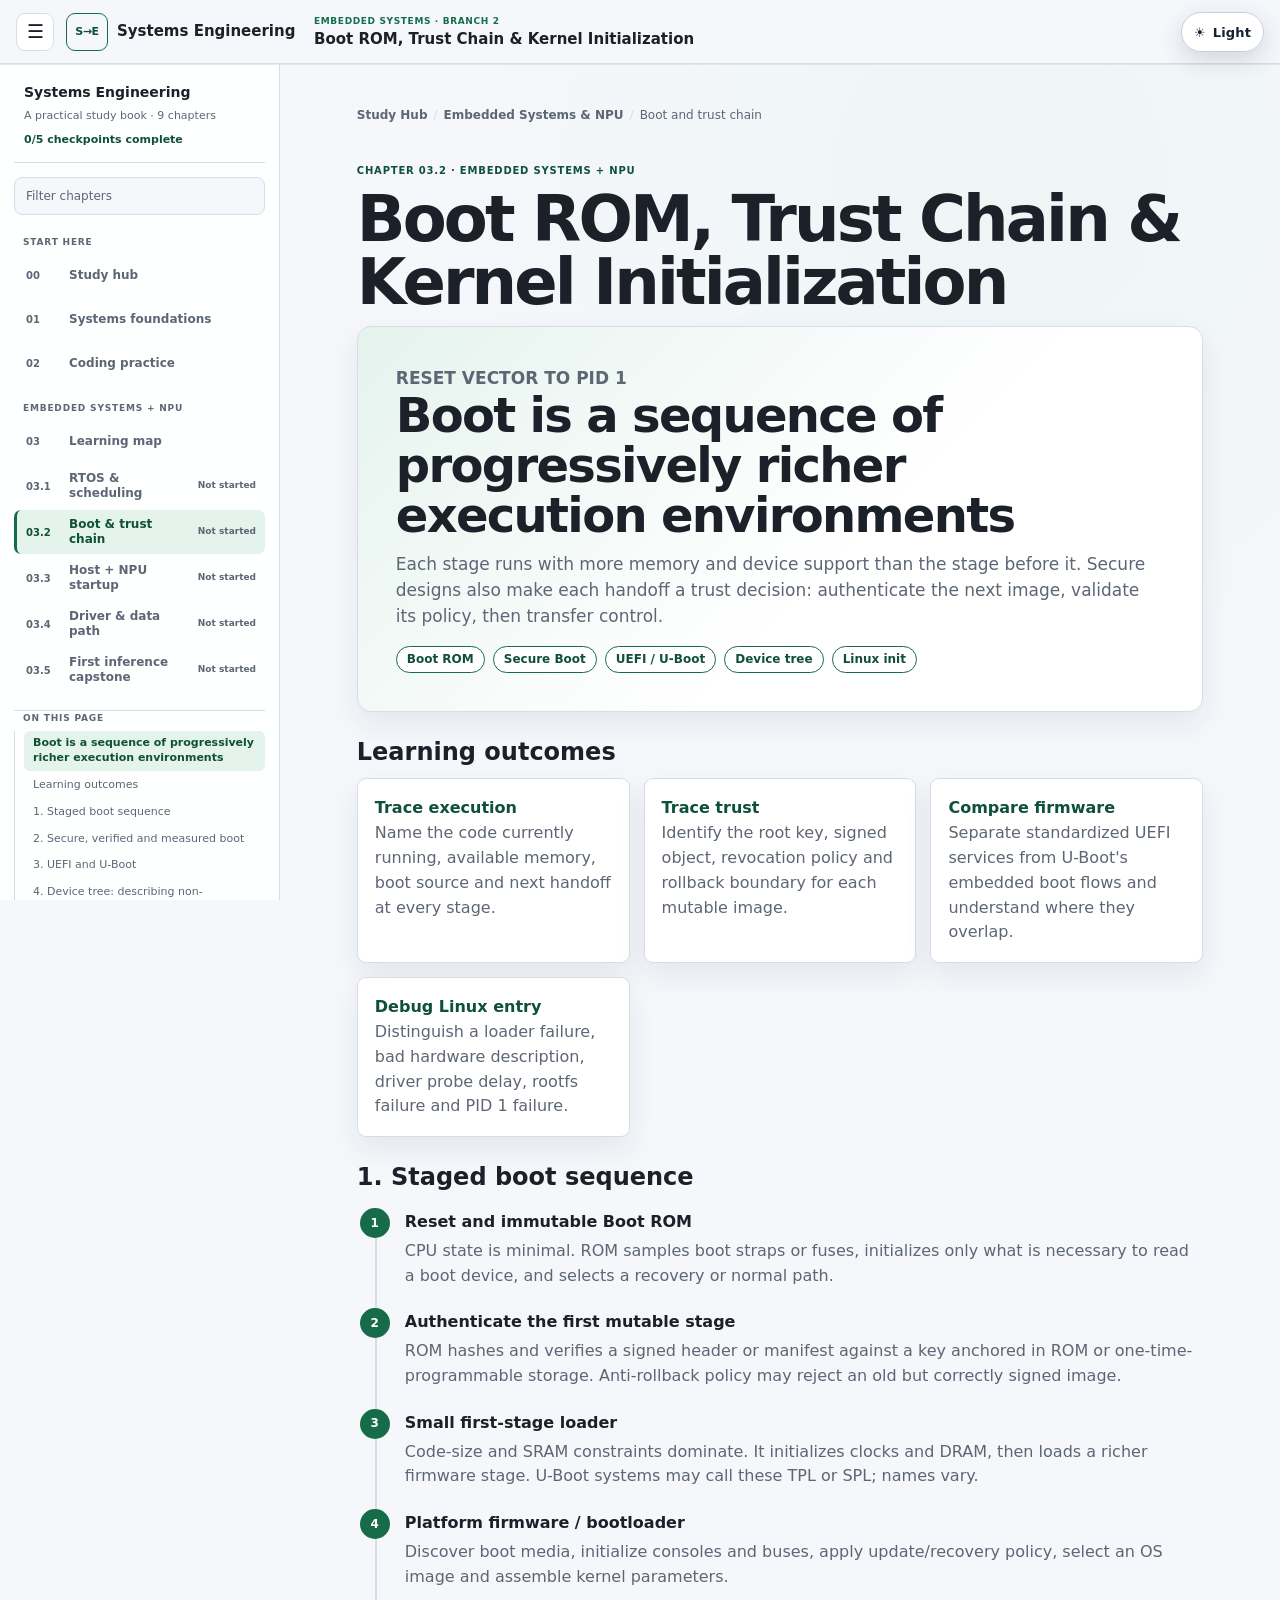
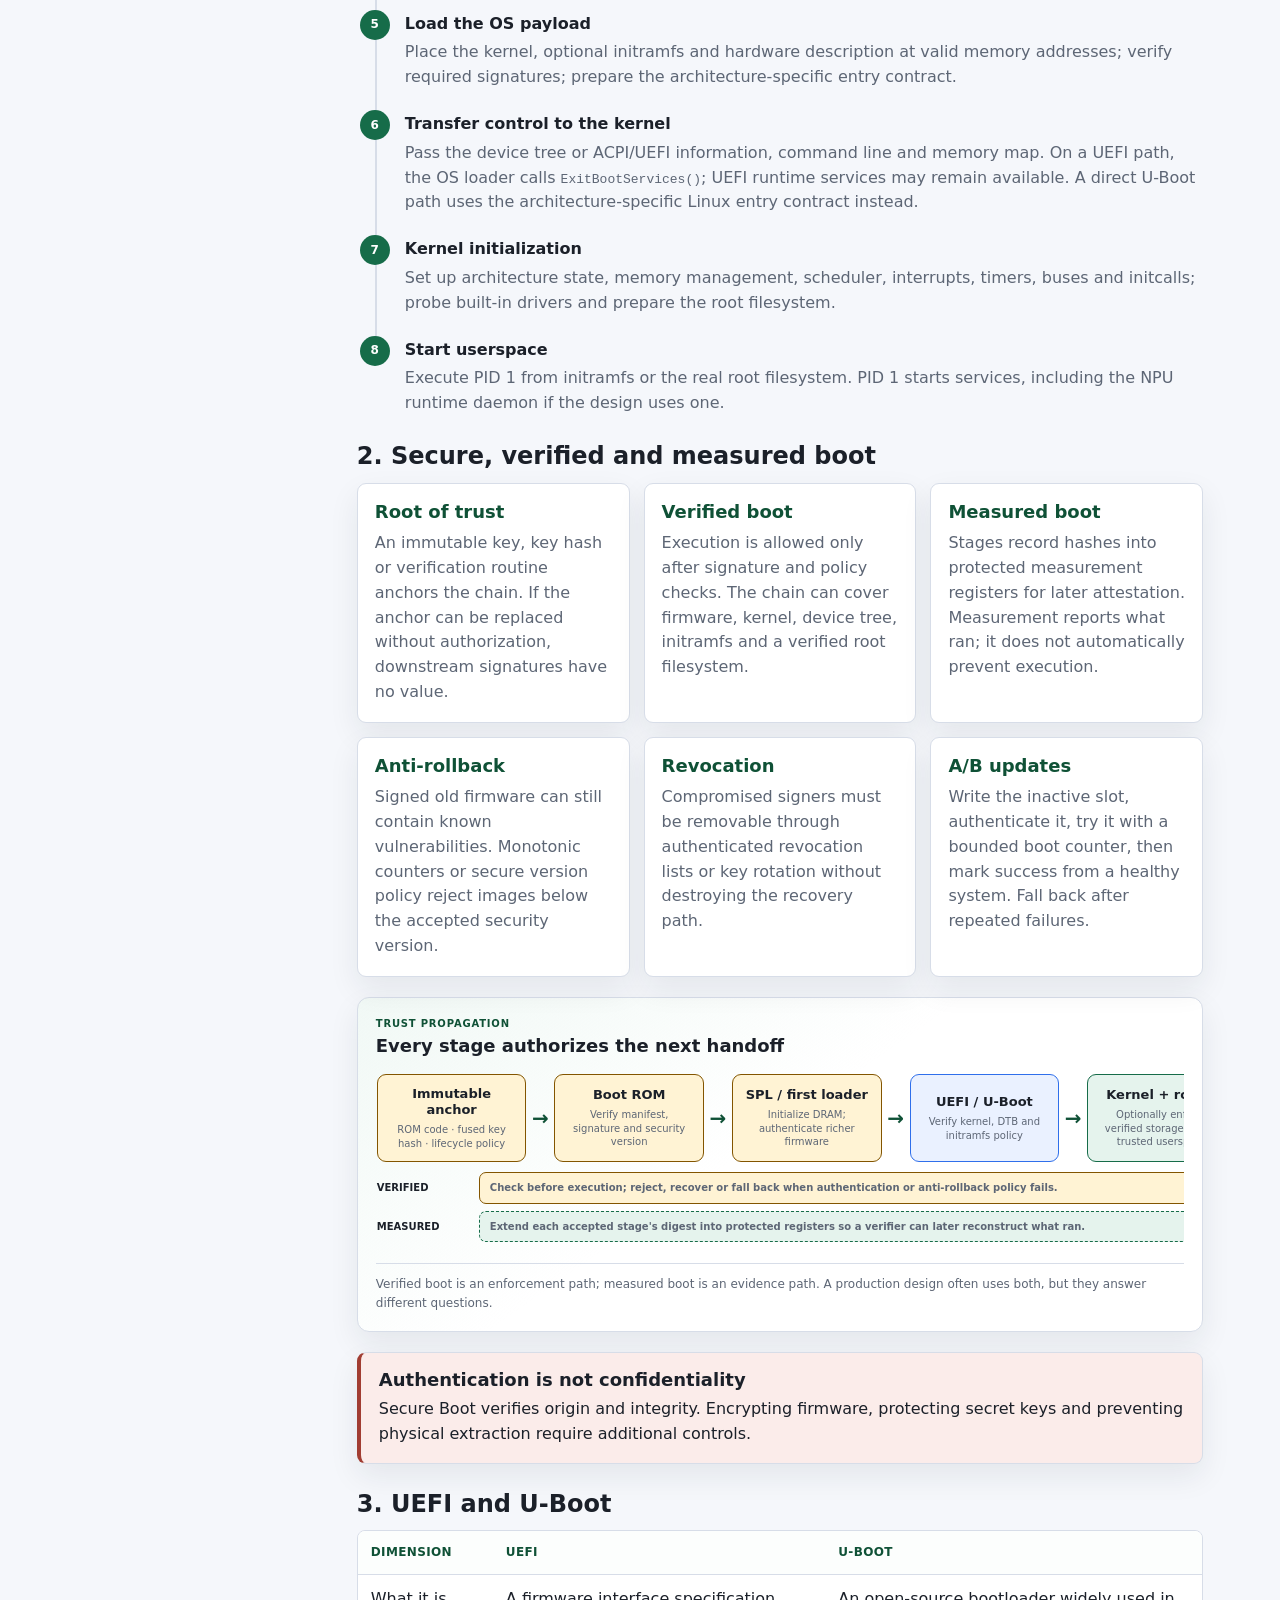
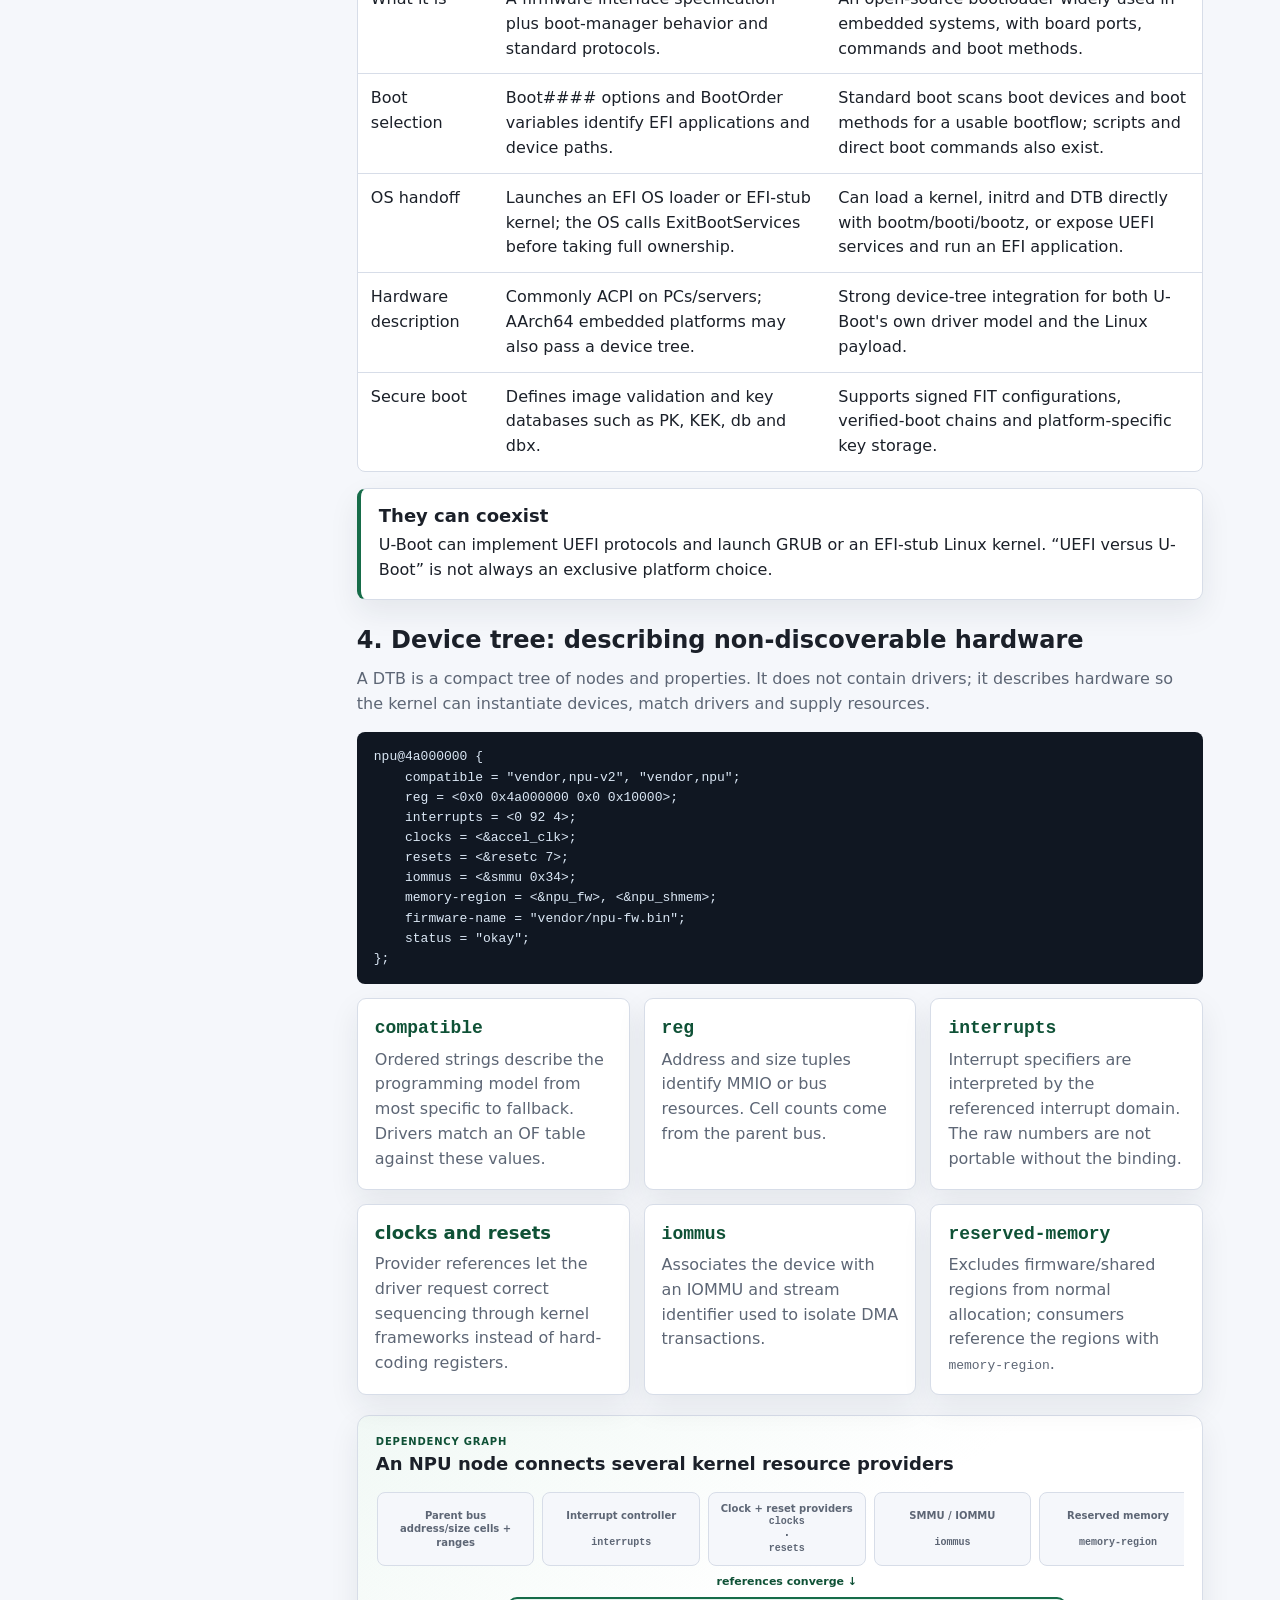
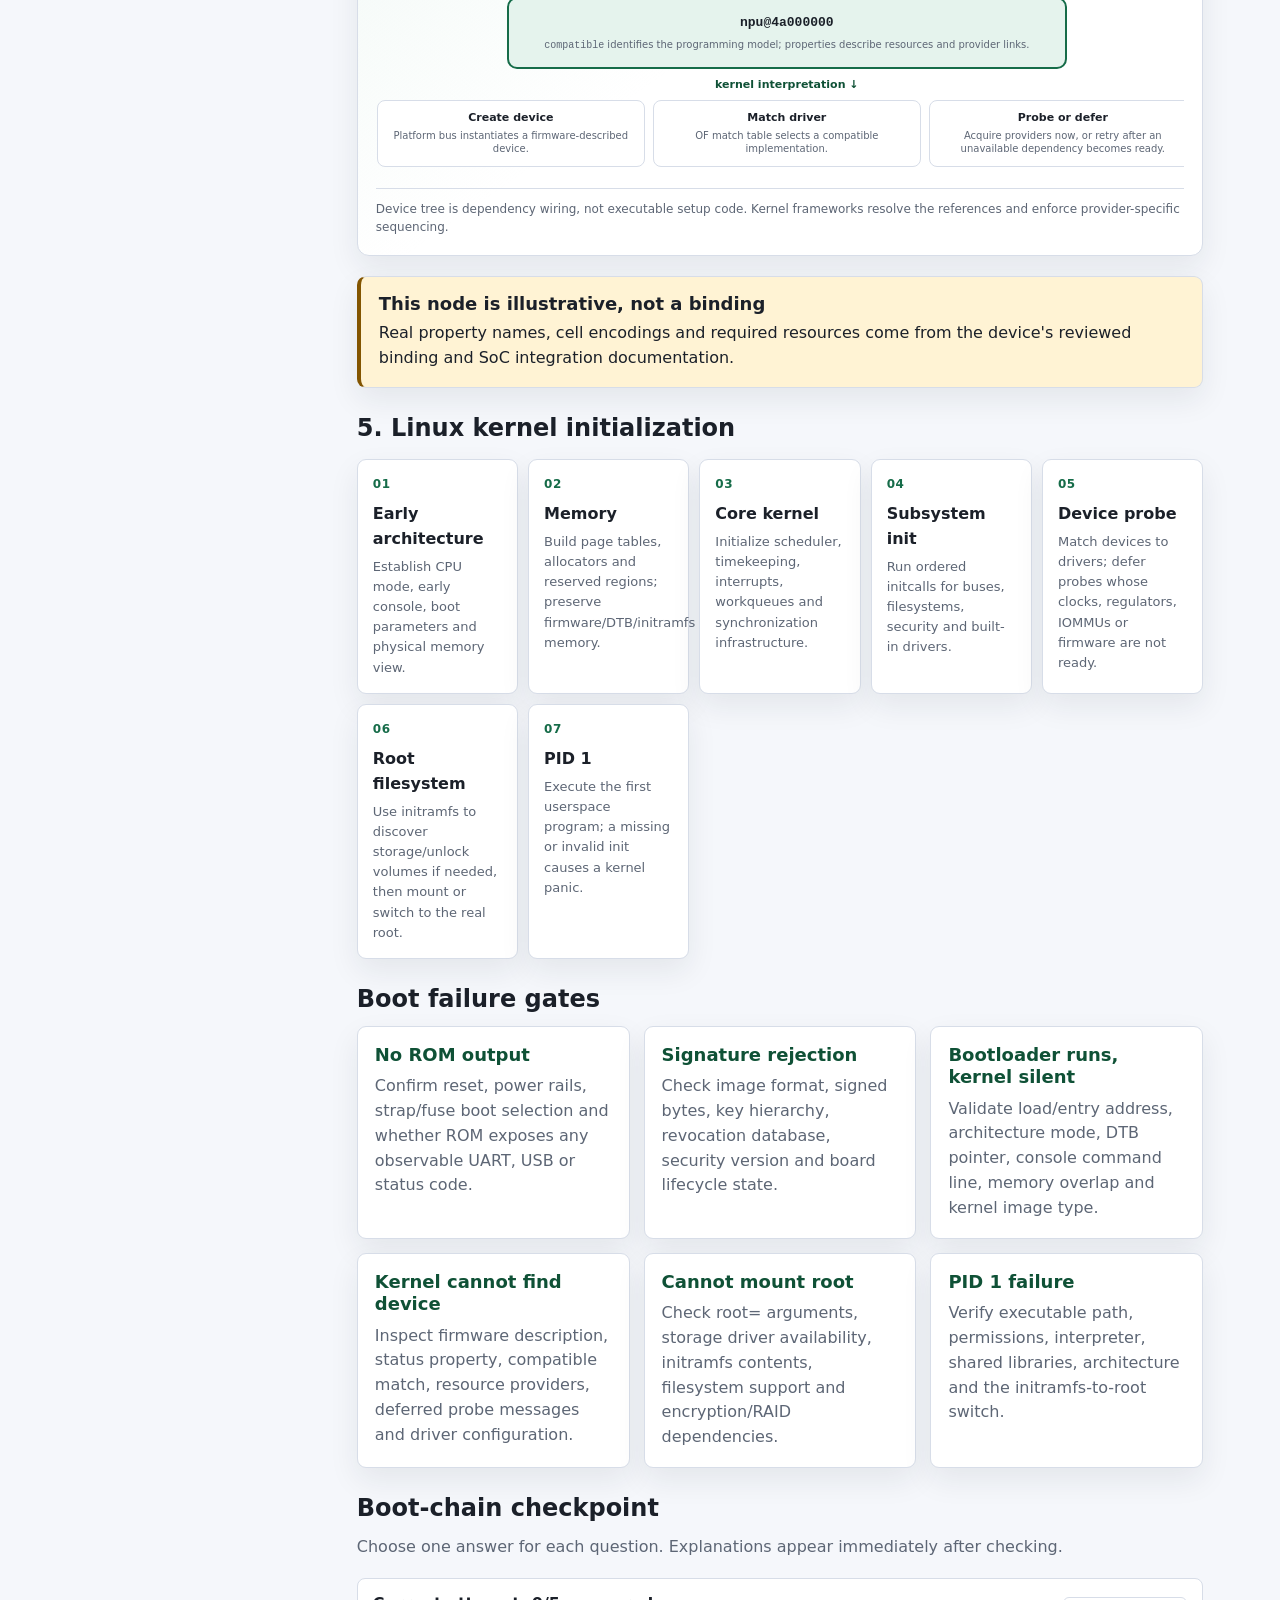
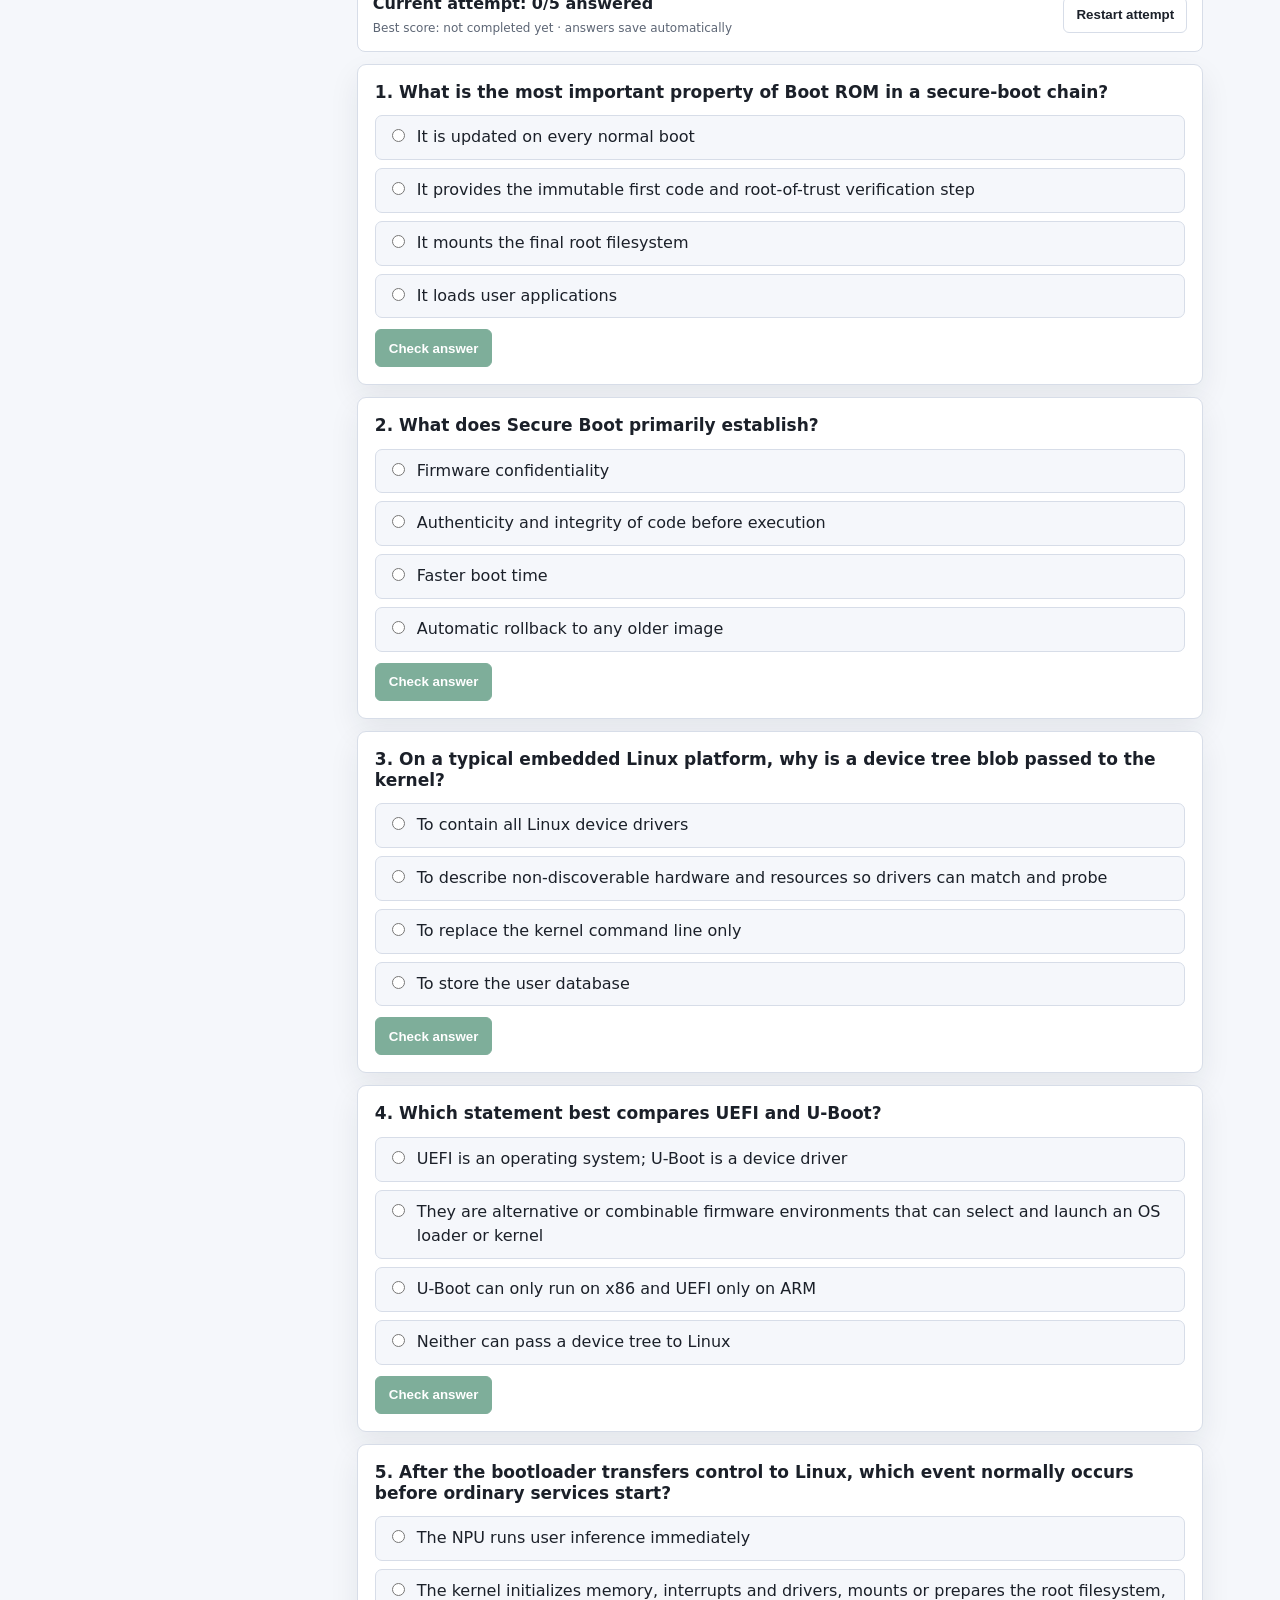
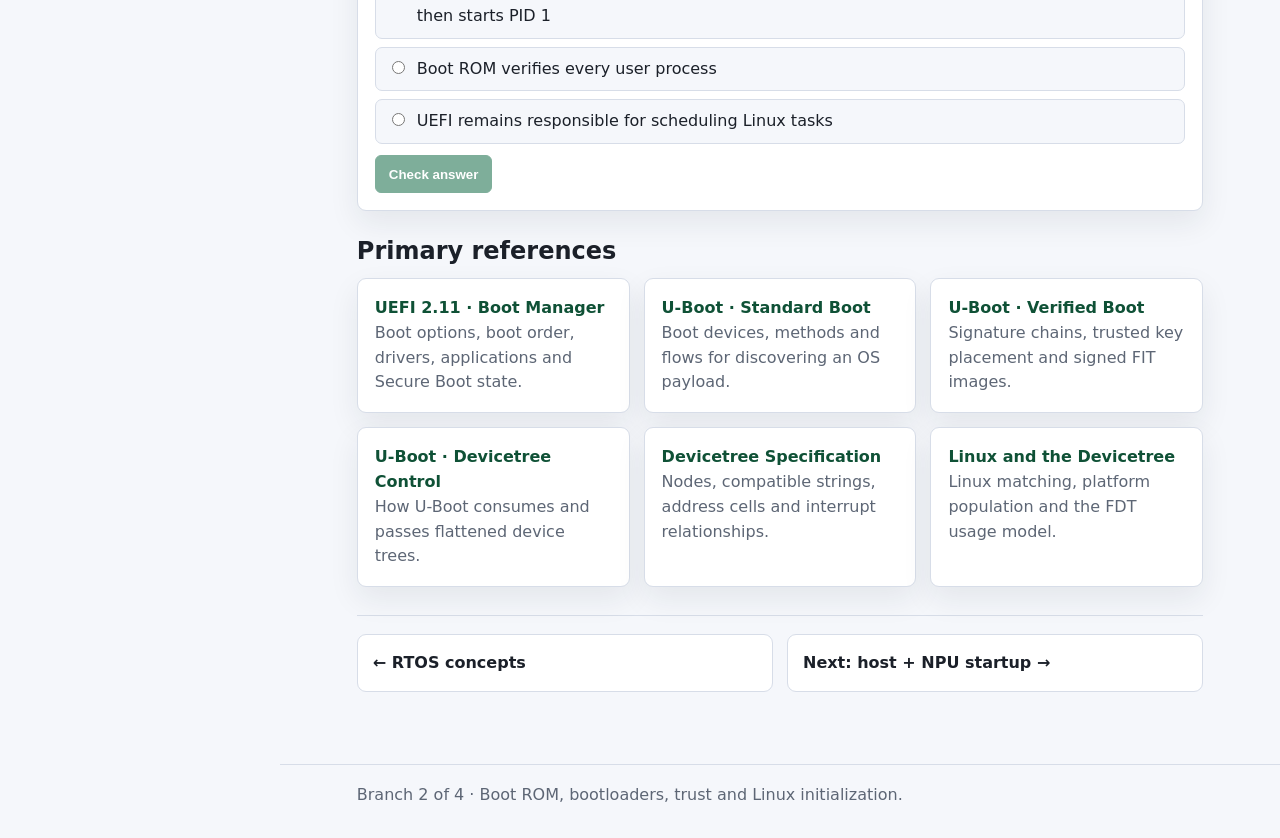
<file: docs/embedded-systems/boot-chain.html>
<!doctype html>
<html lang="en">
<head>
  <meta charset="utf-8">
  <meta name="viewport" content="width=device-width, initial-scale=1">
  <meta name="description" content="Boot ROM, secure and measured boot, staged bootloaders, UEFI, U-Boot, device tree, Linux kernel initialization, initramfs and PID 1.">
  <title>Boot ROM to Kernel Initialization</title>
  <link rel="stylesheet" href="../styles.css?v=book-2">
  <link rel="stylesheet" href="embedded.css?v=visual-2">
  <script src="../theme-toggle.js"></script>
  <script src="../book-shell.js"></script>
</head>
<body>
  <a class="skip-link" href="#main">Skip to content</a>
  <header class="topbar embedded-topbar">
    <div>
      <p class="eyebrow">Embedded systems · branch 2</p>
      <h1>Boot ROM, Trust Chain &amp; Kernel Initialization</h1>
    </div>
    <nav aria-label="Site navigation">
      <a href="../index.html">Main Hub</a>
      <a href="index.html">Learning Tree</a>
      <a href="#checkpoint">Quiz</a>
    </nav>
  </header>

  <main id="main">
    <nav class="breadcrumb" aria-label="Breadcrumb">
      <a href="../index.html">Study Hub</a><span aria-hidden="true">/</span>
      <a href="index.html">Embedded Systems &amp; NPU</a><span aria-hidden="true">/</span>
      <span aria-current="page">Boot and trust chain</span>
    </nav>

    <div class="topic-layout">
      <aside class="learning-tree" aria-label="Embedded systems learning tree">
        <h2>Learning tree</h2>
        <ul>
          <li><a href="index.html"><span class="tree-kicker">Root</span>Embedded + NPU map</a></li>
          <li><a href="rtos.html"><span class="tree-kicker">Branch 1</span>RTOS &amp; scheduling</a></li>
          <li><a href="boot-chain.html" aria-current="page"><span class="tree-kicker">Branch 2</span>Boot &amp; trust chain</a></li>
          <li><a href="host-npu-startup.html"><span class="tree-kicker">Branch 3</span>Host + NPU startup</a></li>
          <li><a href="npu-data-path.html"><span class="tree-kicker">Branch 4</span>Driver &amp; data path</a></li>
          <li><a href="end-to-end.html"><span class="tree-kicker">Capstone</span>First inference walkthrough</a></li>
        </ul>
      </aside>

      <article class="topic-content">
        <section class="hero-panel">
          <p class="eyebrow">Reset vector to PID 1</p>
          <h2>Boot is a sequence of progressively richer execution environments</h2>
          <p>
            Each stage runs with more memory and device support than the stage before it. Secure designs also make
            each handoff a trust decision: authenticate the next image, validate its policy, then transfer control.
          </p>
          <div class="tag-row"><span class="topic-tag">Boot ROM</span><span class="topic-tag">Secure Boot</span><span class="topic-tag">UEFI / U-Boot</span><span class="topic-tag">Device tree</span><span class="topic-tag">Linux init</span></div>
        </section>

        <section class="section" aria-labelledby="outcomes">
          <h2 id="outcomes">Learning outcomes</h2>
          <div class="outcomes">
            <article class="outcome"><strong>Trace execution</strong><p>Name the code currently running, available memory, boot source and next handoff at every stage.</p></article>
            <article class="outcome"><strong>Trace trust</strong><p>Identify the root key, signed object, revocation policy and rollback boundary for each mutable image.</p></article>
            <article class="outcome"><strong>Compare firmware</strong><p>Separate standardized UEFI services from U-Boot's embedded boot flows and understand where they overlap.</p></article>
            <article class="outcome"><strong>Debug Linux entry</strong><p>Distinguish a loader failure, bad hardware description, driver probe delay, rootfs failure and PID 1 failure.</p></article>
          </div>
        </section>

        <section class="section" aria-labelledby="boot-stages">
          <h2 id="boot-stages">1. Staged boot sequence</h2>
          <ol class="sequence-rail">
            <li><strong>Reset and immutable Boot ROM</strong><p>CPU state is minimal. ROM samples boot straps or fuses, initializes only what is necessary to read a boot device, and selects a recovery or normal path.</p></li>
            <li><strong>Authenticate the first mutable stage</strong><p>ROM hashes and verifies a signed header or manifest against a key anchored in ROM or one-time-programmable storage. Anti-rollback policy may reject an old but correctly signed image.</p></li>
            <li><strong>Small first-stage loader</strong><p>Code-size and SRAM constraints dominate. It initializes clocks and DRAM, then loads a richer firmware stage. U-Boot systems may call these TPL or SPL; names vary.</p></li>
            <li><strong>Platform firmware / bootloader</strong><p>Discover boot media, initialize consoles and buses, apply update/recovery policy, select an OS image and assemble kernel parameters.</p></li>
            <li><strong>Load the OS payload</strong><p>Place the kernel, optional initramfs and hardware description at valid memory addresses; verify required signatures; prepare the architecture-specific entry contract.</p></li>
            <li><strong>Transfer control to the kernel</strong><p>Pass the device tree or ACPI/UEFI information, command line and memory map. On a UEFI path, the OS loader calls <code>ExitBootServices()</code>; UEFI runtime services may remain available. A direct U-Boot path uses the architecture-specific Linux entry contract instead.</p></li>
            <li><strong>Kernel initialization</strong><p>Set up architecture state, memory management, scheduler, interrupts, timers, buses and initcalls; probe built-in drivers and prepare the root filesystem.</p></li>
            <li><strong>Start userspace</strong><p>Execute PID 1 from initramfs or the real root filesystem. PID 1 starts services, including the NPU runtime daemon if the design uses one.</p></li>
          </ol>
        </section>

        <section class="section" aria-labelledby="trust-chain">
          <h2 id="trust-chain">2. Secure, verified and measured boot</h2>
          <div class="concept-grid">
            <article class="concept-card"><h3>Root of trust</h3><p>An immutable key, key hash or verification routine anchors the chain. If the anchor can be replaced without authorization, downstream signatures have no value.</p></article>
            <article class="concept-card"><h3>Verified boot</h3><p>Execution is allowed only after signature and policy checks. The chain can cover firmware, kernel, device tree, initramfs and a verified root filesystem.</p></article>
            <article class="concept-card"><h3>Measured boot</h3><p>Stages record hashes into protected measurement registers for later attestation. Measurement reports what ran; it does not automatically prevent execution.</p></article>
            <article class="concept-card"><h3>Anti-rollback</h3><p>Signed old firmware can still contain known vulnerabilities. Monotonic counters or secure version policy reject images below the accepted security version.</p></article>
            <article class="concept-card"><h3>Revocation</h3><p>Compromised signers must be removable through authenticated revocation lists or key rotation without destroying the recovery path.</p></article>
            <article class="concept-card"><h3>A/B updates</h3><p>Write the inactive slot, authenticate it, try it with a bounded boot counter, then mark success from a healthy system. Fall back after repeated failures.</p></article>
          </div>
          <figure class="system-visual" aria-labelledby="trust-chain-visual-title">
            <div class="visual-heading">
              <p class="visual-kicker">Trust propagation</p>
              <h3 id="trust-chain-visual-title">Every stage authorizes the next handoff</h3>
            </div>
            <div class="visual-scroll" role="img" tabindex="0" aria-label="An immutable key or key hash anchors Boot ROM. Boot ROM authenticates the first loader, the loader authenticates platform firmware, platform firmware authenticates the kernel bundle, and the kernel can enforce a verified root filesystem policy. Verified boot blocks unauthorized execution while measured boot records accepted stages for attestation.">
              <div class="flow-line wide">
                <div class="flow-node security"><strong>Immutable anchor</strong><small>ROM code · fused key hash · lifecycle policy</small></div>
                <div class="flow-arrow" aria-hidden="true">→</div>
                <div class="flow-node security"><strong>Boot ROM</strong><small>Verify manifest, signature and security version</small></div>
                <div class="flow-arrow" aria-hidden="true">→</div>
                <div class="flow-node security"><strong>SPL / first loader</strong><small>Initialize DRAM; authenticate richer firmware</small></div>
                <div class="flow-arrow" aria-hidden="true">→</div>
                <div class="flow-node host"><strong>UEFI / U-Boot</strong><small>Verify kernel, DTB and initramfs policy</small></div>
                <div class="flow-arrow" aria-hidden="true">→</div>
                <div class="flow-node memory"><strong>Kernel + rootfs</strong><small>Optionally enforce verified storage before trusted userspace</small></div>
              </div>
              <div class="trust-rails" aria-hidden="true">
                <span class="trust-rail-label">Verified</span><span class="trust-rail verify">Check before execution; reject, recover or fall back when authentication or anti-rollback policy fails.</span>
                <span class="trust-rail-label">Measured</span><span class="trust-rail measure">Extend each accepted stage's digest into protected registers so a verifier can later reconstruct what ran.</span>
              </div>
            </div>
            <figcaption>Verified boot is an enforcement path; measured boot is an evidence path. A production design often uses both, but they answer different questions.</figcaption>
          </figure>
          <div class="callout danger">
            <h3>Authentication is not confidentiality</h3>
            <p>Secure Boot verifies origin and integrity. Encrypting firmware, protecting secret keys and preventing physical extraction require additional controls.</p>
          </div>
        </section>

        <section class="section" aria-labelledby="uefi-uboot">
          <h2 id="uefi-uboot">3. UEFI and U-Boot</h2>
          <div class="table-wrap">
            <table class="compare-table">
              <thead><tr><th>Dimension</th><th>UEFI</th><th>U-Boot</th></tr></thead>
              <tbody>
                <tr><td>What it is</td><td>A firmware interface specification plus boot-manager behavior and standard protocols.</td><td>An open-source bootloader widely used in embedded systems, with board ports, commands and boot methods.</td></tr>
                <tr><td>Boot selection</td><td>Boot#### options and BootOrder variables identify EFI applications and device paths.</td><td>Standard boot scans boot devices and boot methods for a usable bootflow; scripts and direct boot commands also exist.</td></tr>
                <tr><td>OS handoff</td><td>Launches an EFI OS loader or EFI-stub kernel; the OS calls ExitBootServices before taking full ownership.</td><td>Can load a kernel, initrd and DTB directly with bootm/booti/bootz, or expose UEFI services and run an EFI application.</td></tr>
                <tr><td>Hardware description</td><td>Commonly ACPI on PCs/servers; AArch64 embedded platforms may also pass a device tree.</td><td>Strong device-tree integration for both U-Boot's own driver model and the Linux payload.</td></tr>
                <tr><td>Secure boot</td><td>Defines image validation and key databases such as PK, KEK, db and dbx.</td><td>Supports signed FIT configurations, verified-boot chains and platform-specific key storage.</td></tr>
              </tbody>
            </table>
          </div>
          <div class="callout">
            <h3>They can coexist</h3>
            <p>U-Boot can implement UEFI protocols and launch GRUB or an EFI-stub Linux kernel. “UEFI versus U-Boot” is not always an exclusive platform choice.</p>
          </div>
        </section>

        <section class="section" aria-labelledby="device-tree">
          <h2 id="device-tree">4. Device tree: describing non-discoverable hardware</h2>
          <p class="section-lead">
            A DTB is a compact tree of nodes and properties. It does not contain drivers; it describes hardware so
            the kernel can instantiate devices, match drivers and supply resources.
          </p>
          <pre class="code-block" aria-label="Example NPU device tree node">npu@4a000000 {
    compatible = "vendor,npu-v2", "vendor,npu";
    reg = &lt;0x0 0x4a000000 0x0 0x10000&gt;;
    interrupts = &lt;0 92 4&gt;;
    clocks = &lt;&amp;accel_clk&gt;;
    resets = &lt;&amp;resetc 7&gt;;
    iommus = &lt;&amp;smmu 0x34&gt;;
    memory-region = &lt;&amp;npu_fw&gt;, &lt;&amp;npu_shmem&gt;;
    firmware-name = "vendor/npu-fw.bin";
    status = "okay";
};</pre>
          <div class="concept-grid">
            <article class="concept-card"><h3><code>compatible</code></h3><p>Ordered strings describe the programming model from most specific to fallback. Drivers match an OF table against these values.</p></article>
            <article class="concept-card"><h3><code>reg</code></h3><p>Address and size tuples identify MMIO or bus resources. Cell counts come from the parent bus.</p></article>
            <article class="concept-card"><h3><code>interrupts</code></h3><p>Interrupt specifiers are interpreted by the referenced interrupt domain. The raw numbers are not portable without the binding.</p></article>
            <article class="concept-card"><h3>clocks and resets</h3><p>Provider references let the driver request correct sequencing through kernel frameworks instead of hard-coding registers.</p></article>
            <article class="concept-card"><h3><code>iommus</code></h3><p>Associates the device with an IOMMU and stream identifier used to isolate DMA transactions.</p></article>
            <article class="concept-card"><h3><code>reserved-memory</code></h3><p>Excludes firmware/shared regions from normal allocation; consumers reference the regions with <code>memory-region</code>.</p></article>
          </div>
          <figure class="system-visual" aria-labelledby="dt-dependency-visual-title">
            <div class="visual-heading">
              <p class="visual-kicker">Dependency graph</p>
              <h3 id="dt-dependency-visual-title">An NPU node connects several kernel resource providers</h3>
            </div>
            <div class="visual-scroll" role="img" tabindex="0" aria-label="The parent bus defines address and size cell rules and may translate child addresses through ranges. The interrupt controller supplies interrupt routing. Clock and reset controllers supply sequencing. The SMMU supplies the IOMMU stream. Reserved memory supplies firmware and shared regions. Device tree references join those providers in the NPU node. The kernel creates a platform device, compatible strings select a driver, and probe either acquires every ready dependency or defers until a provider becomes available.">
              <div class="dependency-map">
                <div class="dependency-sources">
                  <div class="dependency-source">Parent bus<br>address/size cells + ranges</div>
                  <div class="dependency-source">Interrupt controller<br><code>interrupts</code></div>
                  <div class="dependency-source">Clock + reset providers<br><code>clocks</code> · <code>resets</code></div>
                  <div class="dependency-source">SMMU / IOMMU<br><code>iommus</code></div>
                  <div class="dependency-source">Reserved memory<br><code>memory-region</code></div>
                </div>
                <div class="dependency-join" aria-hidden="true">references converge ↓</div>
                <div class="dependency-hub"><strong><code>npu@4a000000</code></strong><small><code>compatible</code> identifies the programming model; properties describe resources and provider links.</small></div>
                <div class="dependency-join" aria-hidden="true">kernel interpretation ↓</div>
                <div class="dependency-outcomes">
                  <div class="dependency-outcome"><strong>Create device</strong>Platform bus instantiates a firmware-described device.</div>
                  <div class="dependency-outcome"><strong>Match driver</strong>OF match table selects a compatible implementation.</div>
                  <div class="dependency-outcome"><strong>Probe or defer</strong>Acquire providers now, or retry after an unavailable dependency becomes ready.</div>
                </div>
              </div>
            </div>
            <figcaption>Device tree is dependency wiring, not executable setup code. Kernel frameworks resolve the references and enforce provider-specific sequencing.</figcaption>
          </figure>
          <div class="callout warning">
            <h3>This node is illustrative, not a binding</h3>
            <p>Real property names, cell encodings and required resources come from the device's reviewed binding and SoC integration documentation.</p>
          </div>
        </section>

        <section class="section" aria-labelledby="kernel-init">
          <h2 id="kernel-init">5. Linux kernel initialization</h2>
          <ol class="step-flow">
            <li><strong>Early architecture</strong><span>Establish CPU mode, early console, boot parameters and physical memory view.</span></li>
            <li><strong>Memory</strong><span>Build page tables, allocators and reserved regions; preserve firmware/DTB/initramfs memory.</span></li>
            <li><strong>Core kernel</strong><span>Initialize scheduler, timekeeping, interrupts, workqueues and synchronization infrastructure.</span></li>
            <li><strong>Subsystem init</strong><span>Run ordered initcalls for buses, filesystems, security and built-in drivers.</span></li>
            <li><strong>Device probe</strong><span>Match devices to drivers; defer probes whose clocks, regulators, IOMMUs or firmware are not ready.</span></li>
            <li><strong>Root filesystem</strong><span>Use initramfs to discover storage/unlock volumes if needed, then mount or switch to the real root.</span></li>
            <li><strong>PID 1</strong><span>Execute the first userspace program; a missing or invalid init causes a kernel panic.</span></li>
          </ol>
        </section>

        <section class="section" aria-labelledby="debug-gates">
          <h2 id="debug-gates">Boot failure gates</h2>
          <div class="failure-grid">
            <article class="failure-card"><h3>No ROM output</h3><p>Confirm reset, power rails, strap/fuse boot selection and whether ROM exposes any observable UART, USB or status code.</p></article>
            <article class="failure-card"><h3>Signature rejection</h3><p>Check image format, signed bytes, key hierarchy, revocation database, security version and board lifecycle state.</p></article>
            <article class="failure-card"><h3>Bootloader runs, kernel silent</h3><p>Validate load/entry address, architecture mode, DTB pointer, console command line, memory overlap and kernel image type.</p></article>
            <article class="failure-card"><h3>Kernel cannot find device</h3><p>Inspect firmware description, status property, compatible match, resource providers, deferred probe messages and driver configuration.</p></article>
            <article class="failure-card"><h3>Cannot mount root</h3><p>Check root= arguments, storage driver availability, initramfs contents, filesystem support and encryption/RAID dependencies.</p></article>
            <article class="failure-card"><h3>PID 1 failure</h3><p>Verify executable path, permissions, interpreter, shared libraries, architecture and the initramfs-to-root switch.</p></article>
          </div>
        </section>

        <section id="checkpoint" class="section" aria-labelledby="checkpoint-title">
          <h2 id="checkpoint-title">Boot-chain checkpoint</h2>
          <p class="section-lead">Choose one answer for each question. Explanations appear immediately after checking.</p>
          <div class="quiz-shell" data-quiz="boot"><noscript>Enable JavaScript to use the interactive quiz.</noscript></div>
        </section>

        <section class="section" aria-labelledby="sources">
          <h2 id="sources">Primary references</h2>
          <div class="source-grid">
            <a class="source-card" href="https://uefi.org/specs/UEFI/2.11/03_Boot_Manager.html"><strong>UEFI 2.11 · Boot Manager</strong><p>Boot options, boot order, drivers, applications and Secure Boot state.</p></a>
            <a class="source-card" href="https://docs.u-boot.org/en/latest/develop/bootstd/index.html"><strong>U-Boot · Standard Boot</strong><p>Boot devices, methods and flows for discovering an OS payload.</p></a>
            <a class="source-card" href="https://docs.u-boot.org/en/latest/usage/fit/verified-boot.html"><strong>U-Boot · Verified Boot</strong><p>Signature chains, trusted key placement and signed FIT images.</p></a>
            <a class="source-card" href="https://docs.u-boot.org/en/latest/develop/devicetree/control.html"><strong>U-Boot · Devicetree Control</strong><p>How U-Boot consumes and passes flattened device trees.</p></a>
            <a class="source-card" href="https://devicetree-specification.readthedocs.io/en/stable/devicetree-basics.html"><strong>Devicetree Specification</strong><p>Nodes, compatible strings, address cells and interrupt relationships.</p></a>
            <a class="source-card" href="https://docs.kernel.org/devicetree/usage-model.html"><strong>Linux and the Devicetree</strong><p>Linux matching, platform population and the FDT usage model.</p></a>
          </div>
        </section>

        <nav class="page-next" aria-label="Learning path navigation">
          <a href="rtos.html">← RTOS concepts</a>
          <a href="host-npu-startup.html">Next: host + NPU startup →</a>
        </nav>
      </article>
    </div>
  </main>

  <footer><p>Branch 2 of 4 · Boot ROM, bootloaders, trust and Linux initialization.</p></footer>
  <script src="progress-state.js"></script>
  <script src="learning-progress.js"></script>
  <script src="quiz.js"></script>
</body>
</html>
</file>
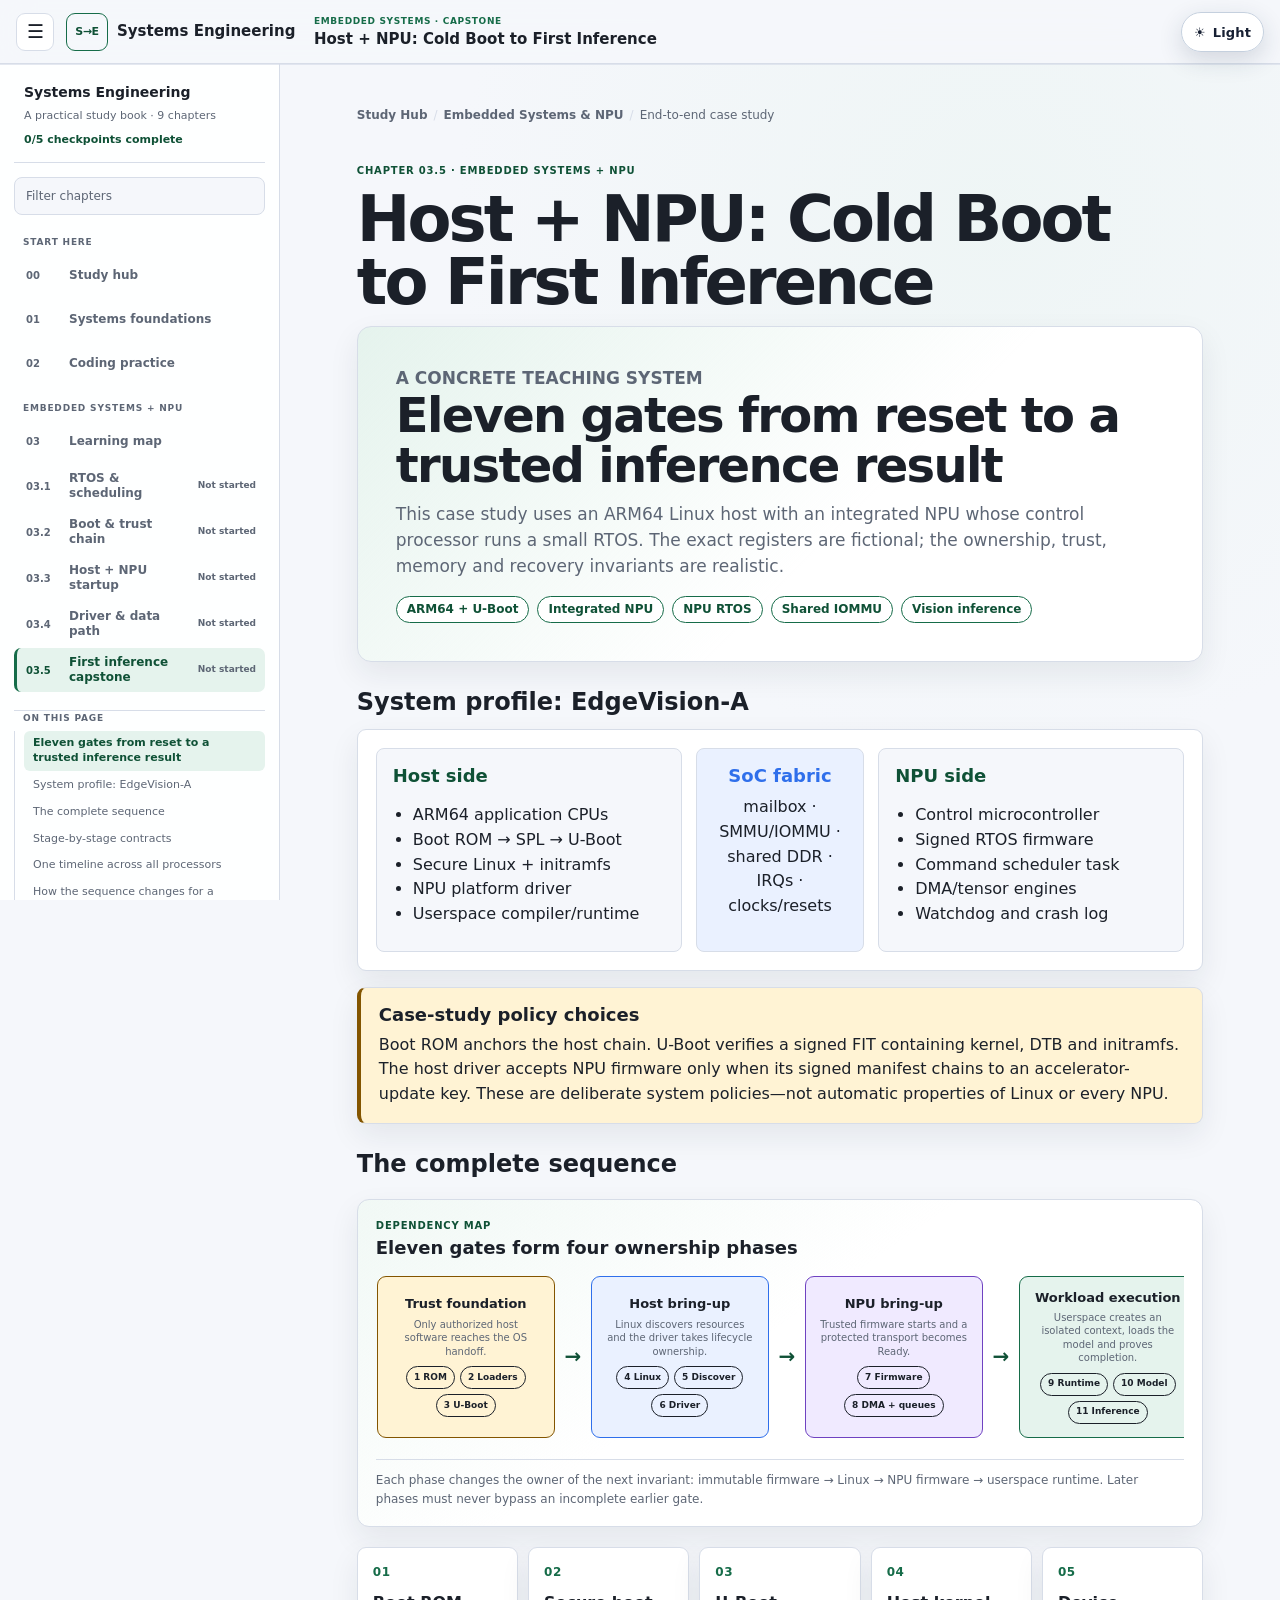
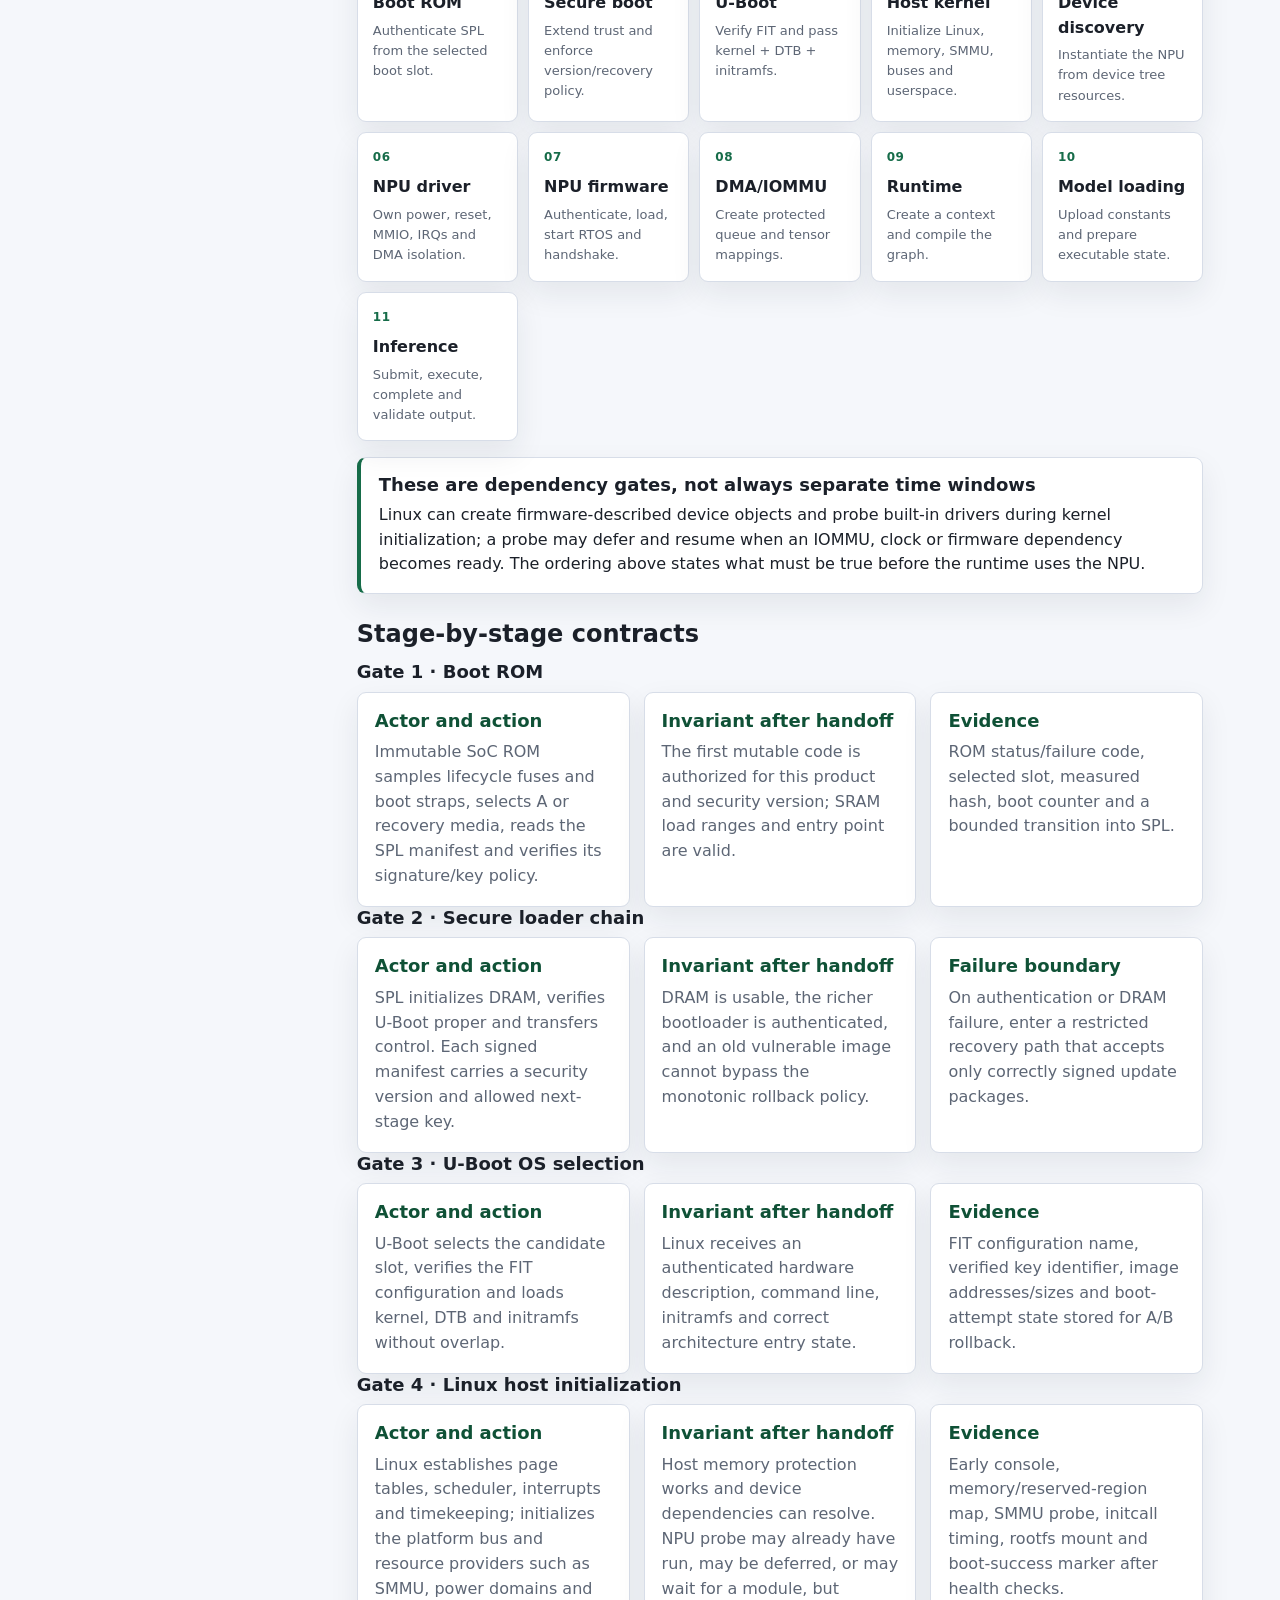
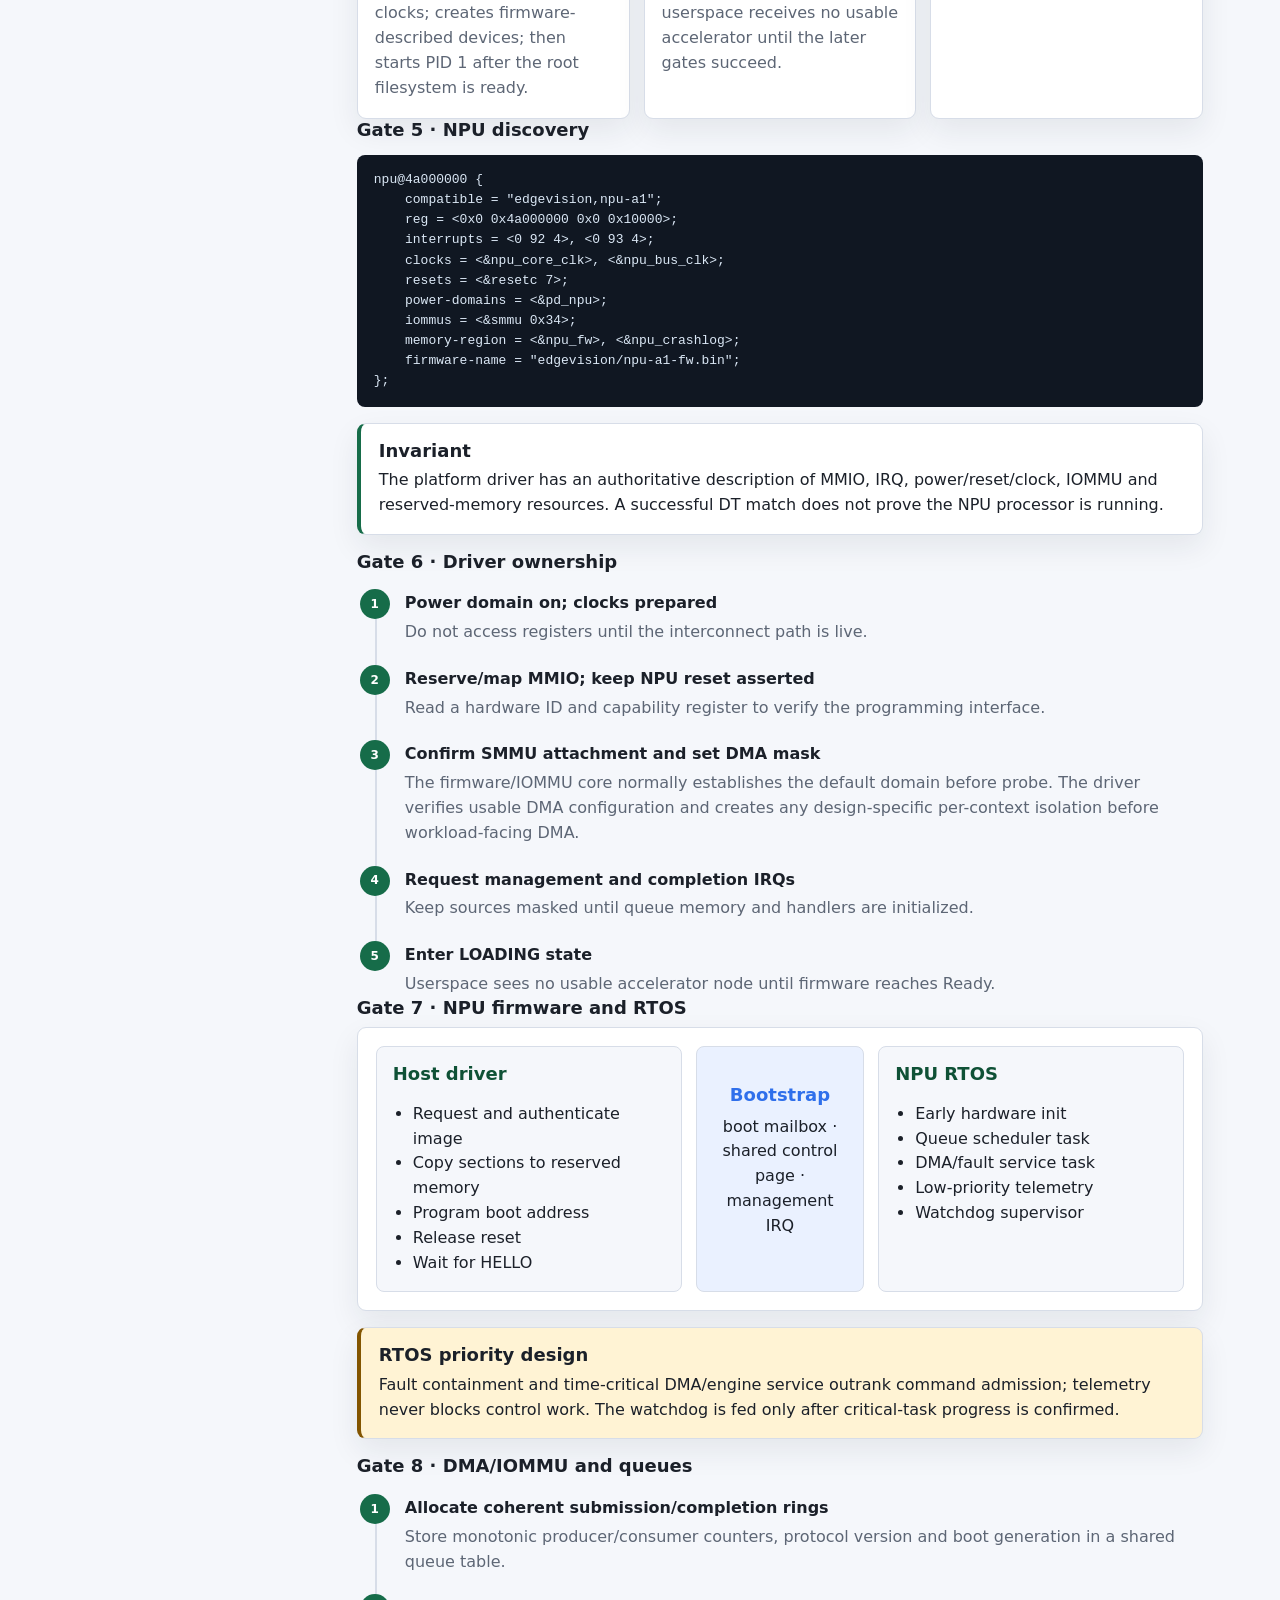
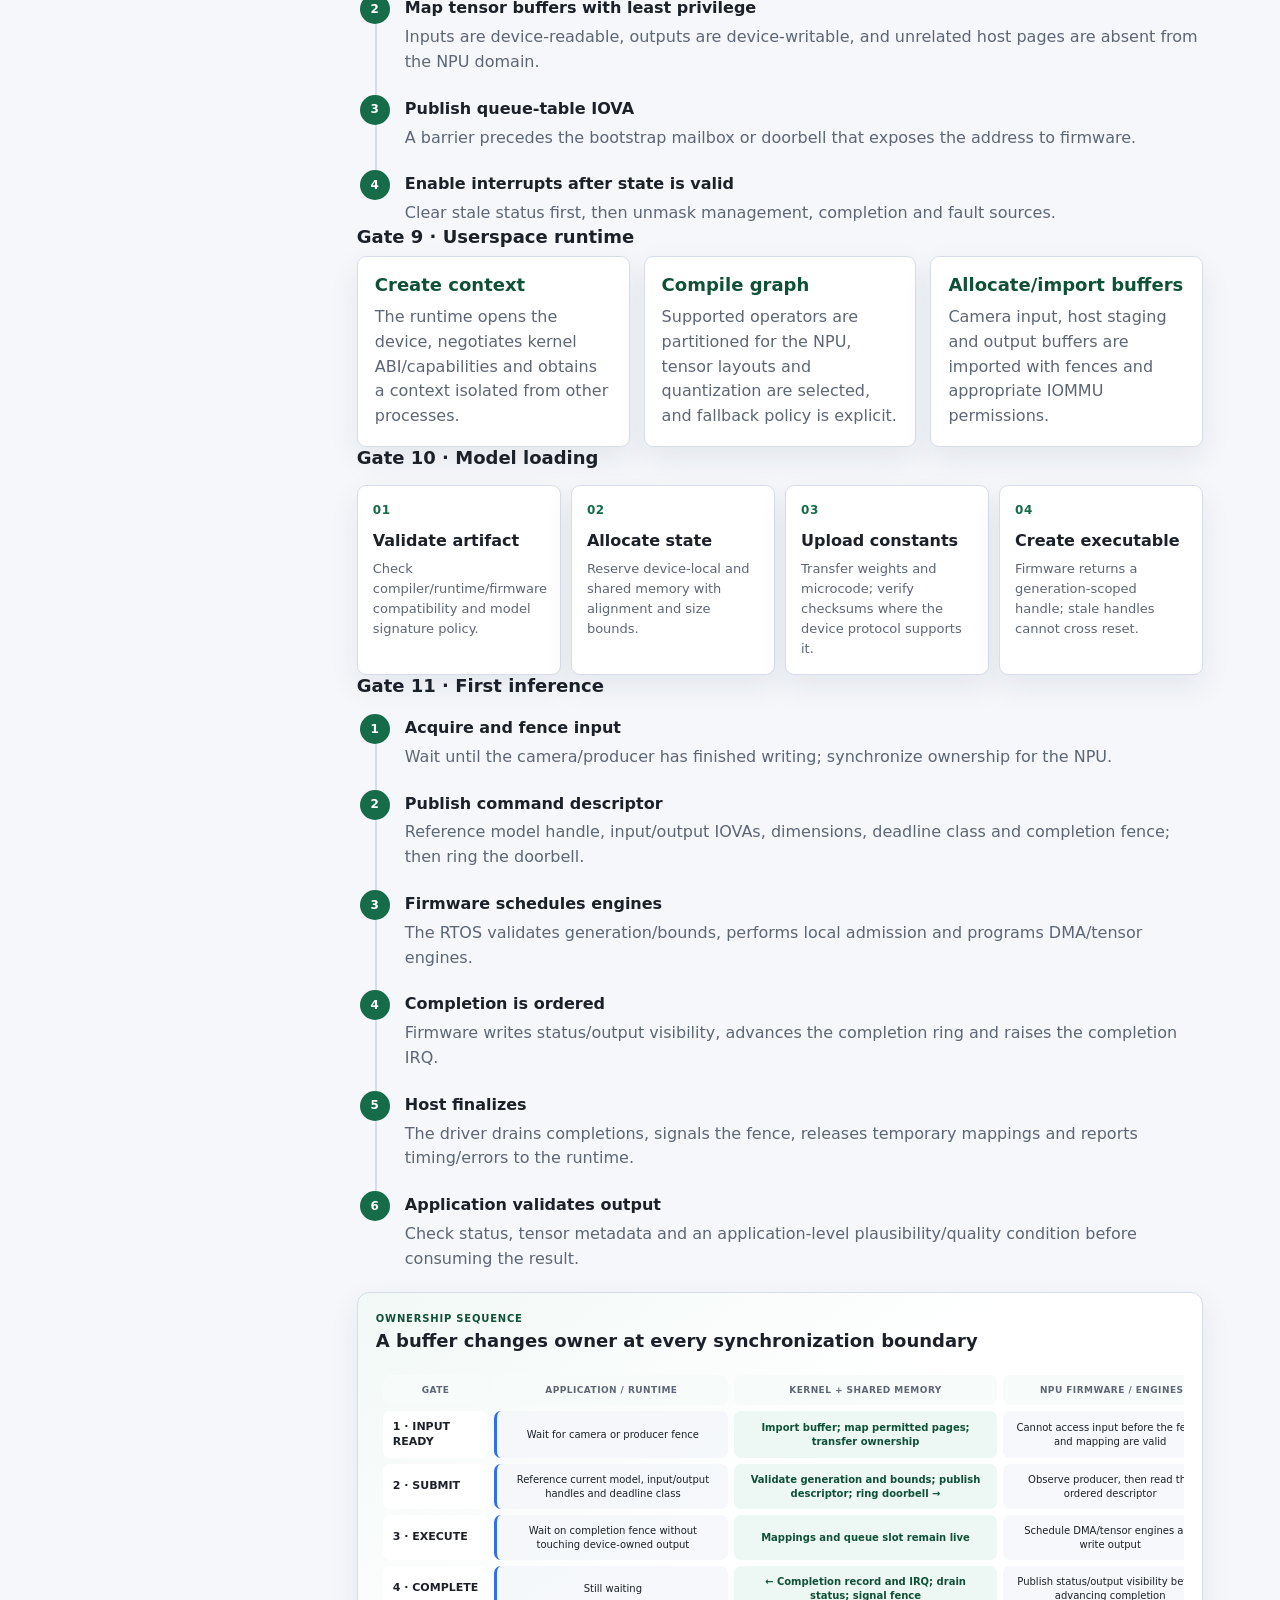
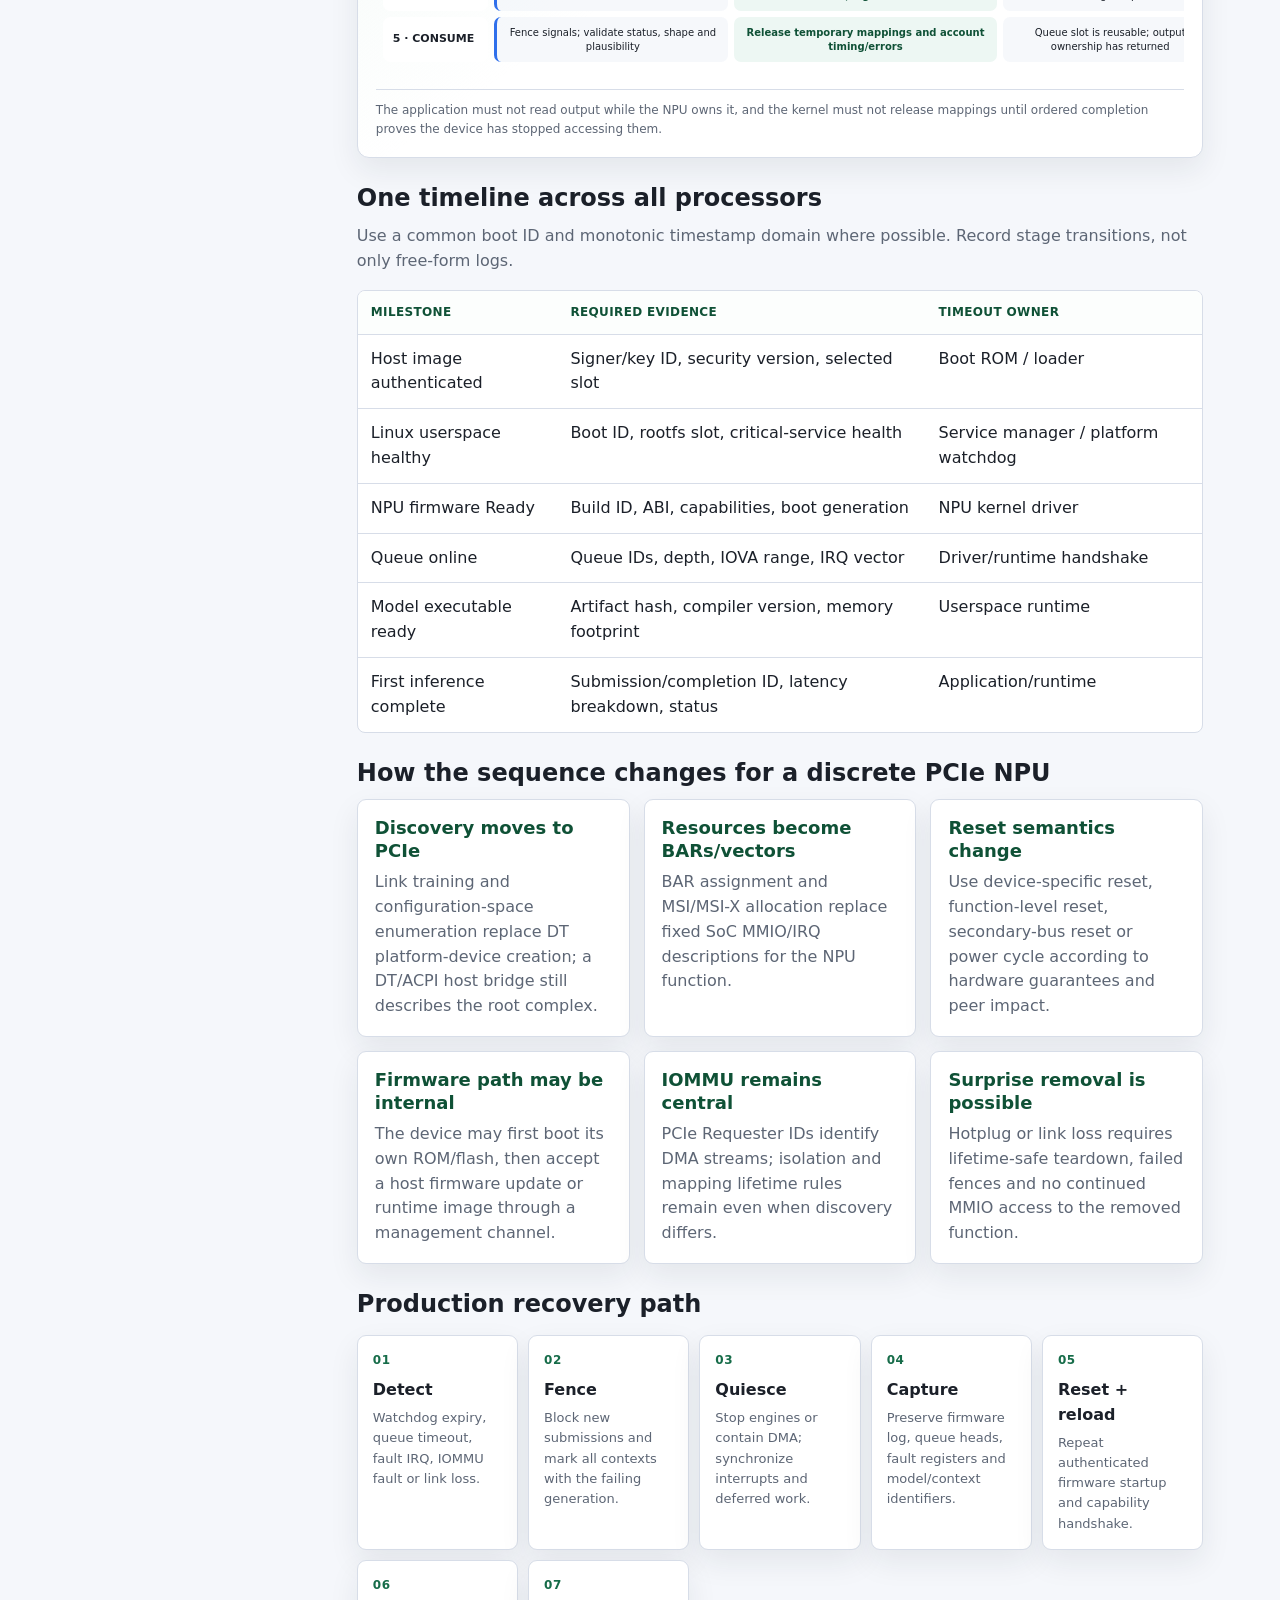
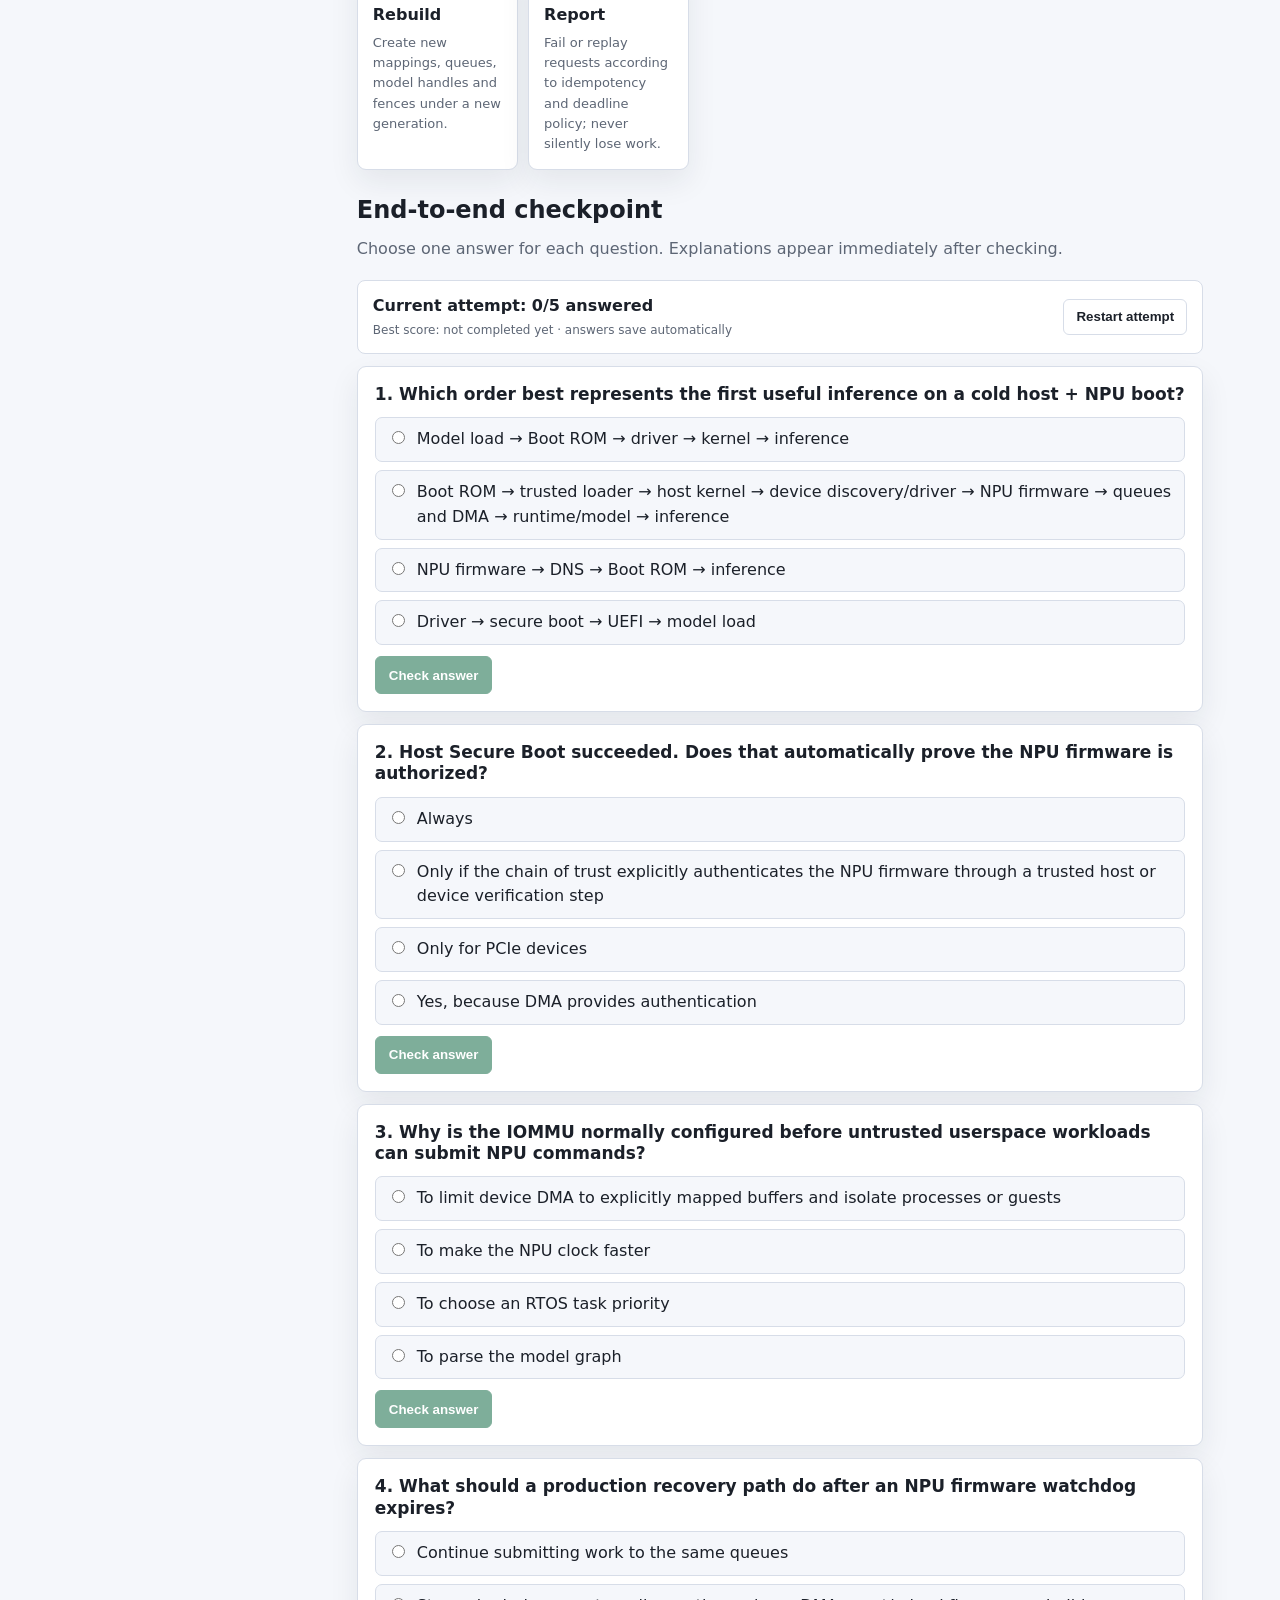
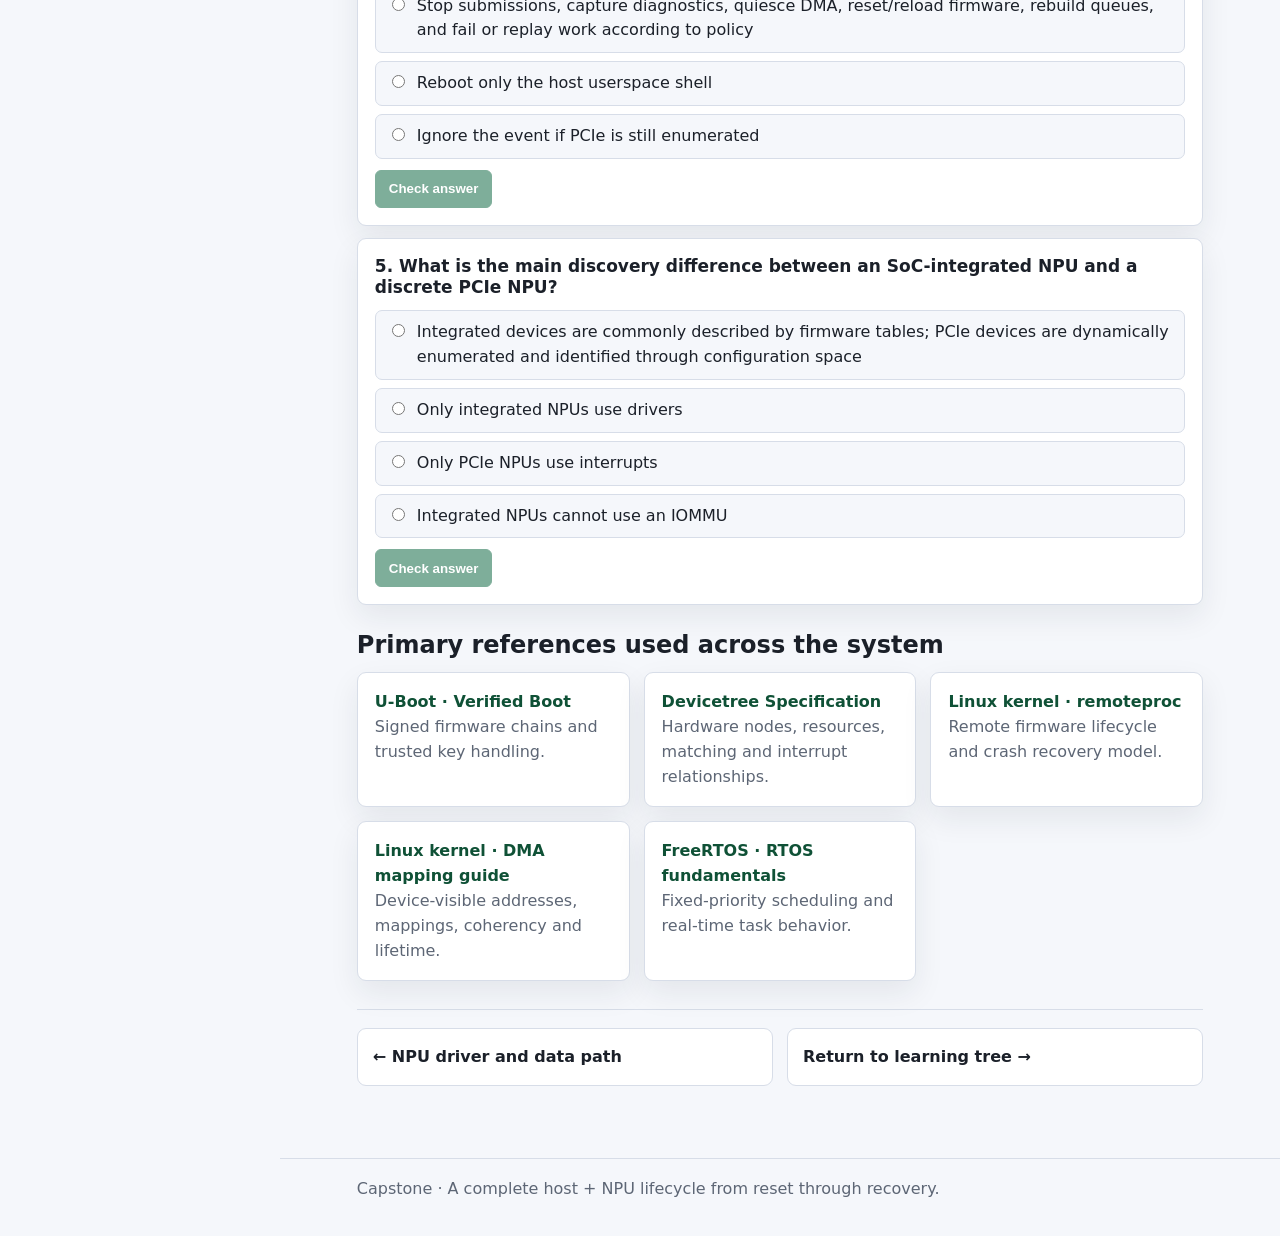
<file: docs/embedded-systems/end-to-end.html>
<!doctype html>
<html lang="en">
<head>
  <meta charset="utf-8">
  <meta name="viewport" content="width=device-width, initial-scale=1">
  <meta name="description" content="End-to-end host and NPU system walkthrough from Boot ROM and secure boot through Linux, NPU firmware, DMA/IOMMU, runtime, model loading and first inference.">
  <title>Host + NPU: Cold Boot to First Inference</title>
  <link rel="stylesheet" href="../styles.css?v=book-2">
  <link rel="stylesheet" href="embedded.css?v=visual-2">
  <script src="../theme-toggle.js"></script>
  <script src="../book-shell.js"></script>
</head>
<body>
  <a class="skip-link" href="#main">Skip to content</a>
  <header class="topbar embedded-topbar">
    <div>
      <p class="eyebrow">Embedded systems · capstone</p>
      <h1>Host + NPU: Cold Boot to First Inference</h1>
    </div>
    <nav aria-label="Site navigation">
      <a href="../index.html">Main Hub</a>
      <a href="index.html">Learning Tree</a>
      <a href="#checkpoint">Quiz</a>
    </nav>
  </header>

  <main id="main">
    <nav class="breadcrumb" aria-label="Breadcrumb">
      <a href="../index.html">Study Hub</a><span aria-hidden="true">/</span>
      <a href="index.html">Embedded Systems &amp; NPU</a><span aria-hidden="true">/</span>
      <span aria-current="page">End-to-end case study</span>
    </nav>

    <div class="topic-layout">
      <aside class="learning-tree" aria-label="Embedded systems learning tree">
        <h2>Learning tree</h2>
        <ul>
          <li><a href="index.html"><span class="tree-kicker">Root</span>Embedded + NPU map</a></li>
          <li><a href="rtos.html"><span class="tree-kicker">Branch 1</span>RTOS &amp; scheduling</a></li>
          <li><a href="boot-chain.html"><span class="tree-kicker">Branch 2</span>Boot &amp; trust chain</a></li>
          <li><a href="host-npu-startup.html"><span class="tree-kicker">Branch 3</span>Host + NPU startup</a></li>
          <li><a href="npu-data-path.html"><span class="tree-kicker">Branch 4</span>Driver &amp; data path</a></li>
          <li><a href="end-to-end.html" aria-current="page"><span class="tree-kicker">Capstone</span>First inference walkthrough</a></li>
        </ul>
      </aside>

      <article class="topic-content">
        <section class="hero-panel">
          <p class="eyebrow">A concrete teaching system</p>
          <h2>Eleven gates from reset to a trusted inference result</h2>
          <p>
            This case study uses an ARM64 Linux host with an integrated NPU whose control processor runs a small
            RTOS. The exact registers are fictional; the ownership, trust, memory and recovery invariants are realistic.
          </p>
          <div class="tag-row"><span class="topic-tag">ARM64 + U-Boot</span><span class="topic-tag">Integrated NPU</span><span class="topic-tag">NPU RTOS</span><span class="topic-tag">Shared IOMMU</span><span class="topic-tag">Vision inference</span></div>
        </section>

        <section class="section" aria-labelledby="profile">
          <h2 id="profile">System profile: EdgeVision-A</h2>
          <div class="architecture-panel">
            <section class="arch-zone">
              <h3>Host side</h3>
              <ul>
                <li>ARM64 application CPUs</li>
                <li>Boot ROM → SPL → U-Boot</li>
                <li>Secure Linux + initramfs</li>
                <li>NPU platform driver</li>
                <li>Userspace compiler/runtime</li>
              </ul>
            </section>
            <section class="arch-zone interconnect">
              <h3>SoC fabric</h3>
              <p>mailbox · SMMU/IOMMU · shared DDR · IRQs · clocks/resets</p>
            </section>
            <section class="arch-zone">
              <h3>NPU side</h3>
              <ul>
                <li>Control microcontroller</li>
                <li>Signed RTOS firmware</li>
                <li>Command scheduler task</li>
                <li>DMA/tensor engines</li>
                <li>Watchdog and crash log</li>
              </ul>
            </section>
          </div>
          <div class="callout warning">
            <h3>Case-study policy choices</h3>
            <p>
              Boot ROM anchors the host chain. U-Boot verifies a signed FIT containing kernel, DTB and initramfs.
              The host driver accepts NPU firmware only when its signed manifest chains to an accelerator-update key.
              These are deliberate system policies—not automatic properties of Linux or every NPU.
            </p>
          </div>
        </section>

        <section class="section" aria-labelledby="overview">
          <h2 id="overview">The complete sequence</h2>
          <figure class="system-visual" aria-labelledby="gate-map-visual-title">
            <div class="visual-heading">
              <p class="visual-kicker">Dependency map</p>
              <h3 id="gate-map-visual-title">Eleven gates form four ownership phases</h3>
            </div>
            <div class="visual-scroll" role="img" tabindex="0" aria-label="The system crosses four ordered phases. Trust foundation contains gates 1 to 3: Boot ROM, secure loaders and U-Boot. Host bring-up contains gates 4 to 6: Linux, NPU discovery and driver ownership. NPU bring-up contains gates 7 and 8: NPU firmware plus DMA, IOMMU and queues. Workload execution contains gates 9 to 11: runtime context, model loading and first inference.">
              <div class="flow-line">
                <div class="flow-node security">
                  <strong>Trust foundation</strong><small>Only authorized host software reaches the OS handoff.</small>
                  <span class="gate-list"><span class="gate-chip">1 ROM</span><span class="gate-chip">2 Loaders</span><span class="gate-chip">3 U-Boot</span></span>
                </div>
                <div class="flow-arrow" aria-hidden="true">→</div>
                <div class="flow-node host">
                  <strong>Host bring-up</strong><small>Linux discovers resources and the driver takes lifecycle ownership.</small>
                  <span class="gate-list"><span class="gate-chip">4 Linux</span><span class="gate-chip">5 Discover</span><span class="gate-chip">6 Driver</span></span>
                </div>
                <div class="flow-arrow" aria-hidden="true">→</div>
                <div class="flow-node npu">
                  <strong>NPU bring-up</strong><small>Trusted firmware starts and a protected transport becomes Ready.</small>
                  <span class="gate-list"><span class="gate-chip">7 Firmware</span><span class="gate-chip">8 DMA + queues</span></span>
                </div>
                <div class="flow-arrow" aria-hidden="true">→</div>
                <div class="flow-node memory">
                  <strong>Workload execution</strong><small>Userspace creates an isolated context, loads the model and proves completion.</small>
                  <span class="gate-list"><span class="gate-chip">9 Runtime</span><span class="gate-chip">10 Model</span><span class="gate-chip">11 Inference</span></span>
                </div>
              </div>
            </div>
            <figcaption>Each phase changes the owner of the next invariant: immutable firmware → Linux → NPU firmware → userspace runtime. Later phases must never bypass an incomplete earlier gate.</figcaption>
          </figure>
          <ol class="step-flow">
            <li><strong>Boot ROM</strong><span>Authenticate SPL from the selected boot slot.</span></li>
            <li><strong>Secure boot</strong><span>Extend trust and enforce version/recovery policy.</span></li>
            <li><strong>U-Boot</strong><span>Verify FIT and pass kernel + DTB + initramfs.</span></li>
            <li><strong>Host kernel</strong><span>Initialize Linux, memory, SMMU, buses and userspace.</span></li>
            <li><strong>Device discovery</strong><span>Instantiate the NPU from device tree resources.</span></li>
            <li><strong>NPU driver</strong><span>Own power, reset, MMIO, IRQs and DMA isolation.</span></li>
            <li><strong>NPU firmware</strong><span>Authenticate, load, start RTOS and handshake.</span></li>
            <li><strong>DMA/IOMMU</strong><span>Create protected queue and tensor mappings.</span></li>
            <li><strong>Runtime</strong><span>Create a context and compile the graph.</span></li>
            <li><strong>Model loading</strong><span>Upload constants and prepare executable state.</span></li>
            <li><strong>Inference</strong><span>Submit, execute, complete and validate output.</span></li>
          </ol>
          <div class="callout">
            <h3>These are dependency gates, not always separate time windows</h3>
            <p>Linux can create firmware-described device objects and probe built-in drivers during kernel initialization; a probe may defer and resume when an IOMMU, clock or firmware dependency becomes ready. The ordering above states what must be true before the runtime uses the NPU.</p>
          </div>
        </section>

        <section class="section" aria-labelledby="stage-details">
          <h2 id="stage-details">Stage-by-stage contracts</h2>

          <h3 class="sub">Gate 1 · Boot ROM</h3>
          <div class="variant-grid">
            <article class="variant-card"><h3>Actor and action</h3><p>Immutable SoC ROM samples lifecycle fuses and boot straps, selects A or recovery media, reads the SPL manifest and verifies its signature/key policy.</p></article>
            <article class="variant-card"><h3>Invariant after handoff</h3><p>The first mutable code is authorized for this product and security version; SRAM load ranges and entry point are valid.</p></article>
            <article class="variant-card"><h3>Evidence</h3><p>ROM status/failure code, selected slot, measured hash, boot counter and a bounded transition into SPL.</p></article>
          </div>

          <h3 class="sub">Gate 2 · Secure loader chain</h3>
          <div class="variant-grid">
            <article class="variant-card"><h3>Actor and action</h3><p>SPL initializes DRAM, verifies U-Boot proper and transfers control. Each signed manifest carries a security version and allowed next-stage key.</p></article>
            <article class="variant-card"><h3>Invariant after handoff</h3><p>DRAM is usable, the richer bootloader is authenticated, and an old vulnerable image cannot bypass the monotonic rollback policy.</p></article>
            <article class="variant-card"><h3>Failure boundary</h3><p>On authentication or DRAM failure, enter a restricted recovery path that accepts only correctly signed update packages.</p></article>
          </div>

          <h3 class="sub">Gate 3 · U-Boot OS selection</h3>
          <div class="variant-grid">
            <article class="variant-card"><h3>Actor and action</h3><p>U-Boot selects the candidate slot, verifies the FIT configuration and loads kernel, DTB and initramfs without overlap.</p></article>
            <article class="variant-card"><h3>Invariant after handoff</h3><p>Linux receives an authenticated hardware description, command line, initramfs and correct architecture entry state.</p></article>
            <article class="variant-card"><h3>Evidence</h3><p>FIT configuration name, verified key identifier, image addresses/sizes and boot-attempt state stored for A/B rollback.</p></article>
          </div>

          <h3 class="sub">Gate 4 · Linux host initialization</h3>
          <div class="variant-grid">
            <article class="variant-card"><h3>Actor and action</h3><p>Linux establishes page tables, scheduler, interrupts and timekeeping; initializes the platform bus and resource providers such as SMMU, power domains and clocks; creates firmware-described devices; then starts PID 1 after the root filesystem is ready.</p></article>
            <article class="variant-card"><h3>Invariant after handoff</h3><p>Host memory protection works and device dependencies can resolve. NPU probe may already have run, may be deferred, or may wait for a module, but userspace receives no usable accelerator until the later gates succeed.</p></article>
            <article class="variant-card"><h3>Evidence</h3><p>Early console, memory/reserved-region map, SMMU probe, initcall timing, rootfs mount and boot-success marker after health checks.</p></article>
          </div>

          <h3 class="sub">Gate 5 · NPU discovery</h3>
          <pre class="code-block" aria-label="Simplified EdgeVision NPU device tree">npu@4a000000 {
    compatible = "edgevision,npu-a1";
    reg = &lt;0x0 0x4a000000 0x0 0x10000&gt;;
    interrupts = &lt;0 92 4&gt;, &lt;0 93 4&gt;;
    clocks = &lt;&amp;npu_core_clk&gt;, &lt;&amp;npu_bus_clk&gt;;
    resets = &lt;&amp;resetc 7&gt;;
    power-domains = &lt;&amp;pd_npu&gt;;
    iommus = &lt;&amp;smmu 0x34&gt;;
    memory-region = &lt;&amp;npu_fw&gt;, &lt;&amp;npu_crashlog&gt;;
    firmware-name = "edgevision/npu-a1-fw.bin";
};</pre>
          <div class="callout"><h3>Invariant</h3><p>The platform driver has an authoritative description of MMIO, IRQ, power/reset/clock, IOMMU and reserved-memory resources. A successful DT match does not prove the NPU processor is running.</p></div>

          <h3 class="sub">Gate 6 · Driver ownership</h3>
          <ol class="sequence-rail">
            <li><strong>Power domain on; clocks prepared</strong><p>Do not access registers until the interconnect path is live.</p></li>
            <li><strong>Reserve/map MMIO; keep NPU reset asserted</strong><p>Read a hardware ID and capability register to verify the programming interface.</p></li>
            <li><strong>Confirm SMMU attachment and set DMA mask</strong><p>The firmware/IOMMU core normally establishes the default domain before probe. The driver verifies usable DMA configuration and creates any design-specific per-context isolation before workload-facing DMA.</p></li>
            <li><strong>Request management and completion IRQs</strong><p>Keep sources masked until queue memory and handlers are initialized.</p></li>
            <li><strong>Enter LOADING state</strong><p>Userspace sees no usable accelerator node until firmware reaches Ready.</p></li>
          </ol>

          <h3 class="sub">Gate 7 · NPU firmware and RTOS</h3>
          <div class="architecture-panel">
            <section class="arch-zone"><h3>Host driver</h3><ul><li>Request and authenticate image</li><li>Copy sections to reserved memory</li><li>Program boot address</li><li>Release reset</li><li>Wait for HELLO</li></ul></section>
            <section class="arch-zone interconnect"><h3>Bootstrap</h3><p>boot mailbox · shared control page · management IRQ</p></section>
            <section class="arch-zone"><h3>NPU RTOS</h3><ul><li>Early hardware init</li><li>Queue scheduler task</li><li>DMA/fault service task</li><li>Low-priority telemetry</li><li>Watchdog supervisor</li></ul></section>
          </div>
          <div class="callout warning"><h3>RTOS priority design</h3><p>Fault containment and time-critical DMA/engine service outrank command admission; telemetry never blocks control work. The watchdog is fed only after critical-task progress is confirmed.</p></div>

          <h3 class="sub">Gate 8 · DMA/IOMMU and queues</h3>
          <ol class="sequence-rail">
            <li><strong>Allocate coherent submission/completion rings</strong><p>Store monotonic producer/consumer counters, protocol version and boot generation in a shared queue table.</p></li>
            <li><strong>Map tensor buffers with least privilege</strong><p>Inputs are device-readable, outputs are device-writable, and unrelated host pages are absent from the NPU domain.</p></li>
            <li><strong>Publish queue-table IOVA</strong><p>A barrier precedes the bootstrap mailbox or doorbell that exposes the address to firmware.</p></li>
            <li><strong>Enable interrupts after state is valid</strong><p>Clear stale status first, then unmask management, completion and fault sources.</p></li>
          </ol>

          <h3 class="sub">Gate 9 · Userspace runtime</h3>
          <div class="variant-grid">
            <article class="variant-card"><h3>Create context</h3><p>The runtime opens the device, negotiates kernel ABI/capabilities and obtains a context isolated from other processes.</p></article>
            <article class="variant-card"><h3>Compile graph</h3><p>Supported operators are partitioned for the NPU, tensor layouts and quantization are selected, and fallback policy is explicit.</p></article>
            <article class="variant-card"><h3>Allocate/import buffers</h3><p>Camera input, host staging and output buffers are imported with fences and appropriate IOMMU permissions.</p></article>
          </div>

          <h3 class="sub">Gate 10 · Model loading</h3>
          <ol class="step-flow">
            <li><strong>Validate artifact</strong><span>Check compiler/runtime/firmware compatibility and model signature policy.</span></li>
            <li><strong>Allocate state</strong><span>Reserve device-local and shared memory with alignment and size bounds.</span></li>
            <li><strong>Upload constants</strong><span>Transfer weights and microcode; verify checksums where the device protocol supports it.</span></li>
            <li><strong>Create executable</strong><span>Firmware returns a generation-scoped handle; stale handles cannot cross reset.</span></li>
          </ol>

          <h3 class="sub">Gate 11 · First inference</h3>
          <ol class="sequence-rail">
            <li><strong>Acquire and fence input</strong><p>Wait until the camera/producer has finished writing; synchronize ownership for the NPU.</p></li>
            <li><strong>Publish command descriptor</strong><p>Reference model handle, input/output IOVAs, dimensions, deadline class and completion fence; then ring the doorbell.</p></li>
            <li><strong>Firmware schedules engines</strong><p>The RTOS validates generation/bounds, performs local admission and programs DMA/tensor engines.</p></li>
            <li><strong>Completion is ordered</strong><p>Firmware writes status/output visibility, advances the completion ring and raises the completion IRQ.</p></li>
            <li><strong>Host finalizes</strong><p>The driver drains completions, signals the fence, releases temporary mappings and reports timing/errors to the runtime.</p></li>
            <li><strong>Application validates output</strong><p>Check status, tensor metadata and an application-level plausibility/quality condition before consuming the result.</p></li>
          </ol>
          <figure class="system-visual" aria-labelledby="first-inference-visual-title">
            <div class="visual-heading">
              <p class="visual-kicker">Ownership sequence</p>
              <h3 id="first-inference-visual-title">A buffer changes owner at every synchronization boundary</h3>
            </div>
            <div class="visual-scroll" tabindex="0" aria-label="Scrollable first-inference sequence across runtime, kernel and NPU">
              <table class="message-sequence">
                <thead>
                  <tr><th>Gate</th><th>Application / runtime</th><th>Kernel + shared memory</th><th>NPU firmware / engines</th></tr>
                </thead>
                <tbody>
                  <tr><th>1 · Input ready</th><td>Wait for camera or producer fence</td><td>Import buffer; map permitted pages; transfer ownership</td><td>Cannot access input before the fence and mapping are valid</td></tr>
                  <tr><th>2 · Submit</th><td>Reference current model, input/output handles and deadline class</td><td>Validate generation and bounds; publish descriptor; ring doorbell →</td><td>Observe producer, then read the ordered descriptor</td></tr>
                  <tr><th>3 · Execute</th><td>Wait on completion fence without touching device-owned output</td><td>Mappings and queue slot remain live</td><td>Schedule DMA/tensor engines and write output</td></tr>
                  <tr><th>4 · Complete</th><td>Still waiting</td><td>← Completion record and IRQ; drain status; signal fence</td><td>Publish status/output visibility before advancing completion</td></tr>
                  <tr><th>5 · Consume</th><td>Fence signals; validate status, shape and plausibility</td><td>Release temporary mappings and account timing/errors</td><td>Queue slot is reusable; output ownership has returned</td></tr>
                </tbody>
              </table>
            </div>
            <figcaption>The application must not read output while the NPU owns it, and the kernel must not release mappings until ordered completion proves the device has stopped accessing them.</figcaption>
          </figure>
        </section>

        <section class="section" aria-labelledby="observability">
          <h2 id="observability">One timeline across all processors</h2>
          <p class="section-lead">Use a common boot ID and monotonic timestamp domain where possible. Record stage transitions, not only free-form logs.</p>
          <div class="table-wrap">
            <table class="compare-table">
              <thead><tr><th>Milestone</th><th>Required evidence</th><th>Timeout owner</th></tr></thead>
              <tbody>
                <tr><td>Host image authenticated</td><td>Signer/key ID, security version, selected slot</td><td>Boot ROM / loader</td></tr>
                <tr><td>Linux userspace healthy</td><td>Boot ID, rootfs slot, critical-service health</td><td>Service manager / platform watchdog</td></tr>
                <tr><td>NPU firmware Ready</td><td>Build ID, ABI, capabilities, boot generation</td><td>NPU kernel driver</td></tr>
                <tr><td>Queue online</td><td>Queue IDs, depth, IOVA range, IRQ vector</td><td>Driver/runtime handshake</td></tr>
                <tr><td>Model executable ready</td><td>Artifact hash, compiler version, memory footprint</td><td>Userspace runtime</td></tr>
                <tr><td>First inference complete</td><td>Submission/completion ID, latency breakdown, status</td><td>Application/runtime</td></tr>
              </tbody>
            </table>
          </div>
        </section>

        <section class="section" aria-labelledby="pcie-variant">
          <h2 id="pcie-variant">How the sequence changes for a discrete PCIe NPU</h2>
          <div class="concept-grid">
            <article class="concept-card"><h3>Discovery moves to PCIe</h3><p>Link training and configuration-space enumeration replace DT platform-device creation; a DT/ACPI host bridge still describes the root complex.</p></article>
            <article class="concept-card"><h3>Resources become BARs/vectors</h3><p>BAR assignment and MSI/MSI-X allocation replace fixed SoC MMIO/IRQ descriptions for the NPU function.</p></article>
            <article class="concept-card"><h3>Reset semantics change</h3><p>Use device-specific reset, function-level reset, secondary-bus reset or power cycle according to hardware guarantees and peer impact.</p></article>
            <article class="concept-card"><h3>Firmware path may be internal</h3><p>The device may first boot its own ROM/flash, then accept a host firmware update or runtime image through a management channel.</p></article>
            <article class="concept-card"><h3>IOMMU remains central</h3><p>PCIe Requester IDs identify DMA streams; isolation and mapping lifetime rules remain even when discovery differs.</p></article>
            <article class="concept-card"><h3>Surprise removal is possible</h3><p>Hotplug or link loss requires lifetime-safe teardown, failed fences and no continued MMIO access to the removed function.</p></article>
          </div>
        </section>

        <section class="section" aria-labelledby="recovery">
          <h2 id="recovery">Production recovery path</h2>
          <ol class="step-flow">
            <li><strong>Detect</strong><span>Watchdog expiry, queue timeout, fault IRQ, IOMMU fault or link loss.</span></li>
            <li><strong>Fence</strong><span>Block new submissions and mark all contexts with the failing generation.</span></li>
            <li><strong>Quiesce</strong><span>Stop engines or contain DMA; synchronize interrupts and deferred work.</span></li>
            <li><strong>Capture</strong><span>Preserve firmware log, queue heads, fault registers and model/context identifiers.</span></li>
            <li><strong>Reset + reload</strong><span>Repeat authenticated firmware startup and capability handshake.</span></li>
            <li><strong>Rebuild</strong><span>Create new mappings, queues, model handles and fences under a new generation.</span></li>
            <li><strong>Report</strong><span>Fail or replay requests according to idempotency and deadline policy; never silently lose work.</span></li>
          </ol>
        </section>

        <section id="checkpoint" class="section" aria-labelledby="checkpoint-title">
          <h2 id="checkpoint-title">End-to-end checkpoint</h2>
          <p class="section-lead">Choose one answer for each question. Explanations appear immediately after checking.</p>
          <div class="quiz-shell" data-quiz="endtoend"><noscript>Enable JavaScript to use the interactive quiz.</noscript></div>
        </section>

        <section class="section" aria-labelledby="sources">
          <h2 id="sources">Primary references used across the system</h2>
          <div class="source-grid">
            <a class="source-card" href="https://docs.u-boot.org/en/latest/usage/fit/verified-boot.html"><strong>U-Boot · Verified Boot</strong><p>Signed firmware chains and trusted key handling.</p></a>
            <a class="source-card" href="https://devicetree-specification.readthedocs.io/en/stable/devicetree-basics.html"><strong>Devicetree Specification</strong><p>Hardware nodes, resources, matching and interrupt relationships.</p></a>
            <a class="source-card" href="https://docs.kernel.org/staging/remoteproc.html"><strong>Linux kernel · remoteproc</strong><p>Remote firmware lifecycle and crash recovery model.</p></a>
            <a class="source-card" href="https://docs.kernel.org/core-api/dma-api-howto.html"><strong>Linux kernel · DMA mapping guide</strong><p>Device-visible addresses, mappings, coherency and lifetime.</p></a>
            <a class="source-card" href="https://www.freertos.org/Documentation/01-FreeRTOS-quick-start/01-Beginners-guide/01-RTOS-fundamentals"><strong>FreeRTOS · RTOS fundamentals</strong><p>Fixed-priority scheduling and real-time task behavior.</p></a>
          </div>
        </section>

        <nav class="page-next" aria-label="Learning path navigation">
          <a href="npu-data-path.html">← NPU driver and data path</a>
          <a href="index.html">Return to learning tree →</a>
        </nav>
      </article>
    </div>
  </main>

  <footer><p>Capstone · A complete host + NPU lifecycle from reset through recovery.</p></footer>
  <script src="progress-state.js"></script>
  <script src="learning-progress.js"></script>
  <script src="quiz.js"></script>
</body>
</html>
</file>
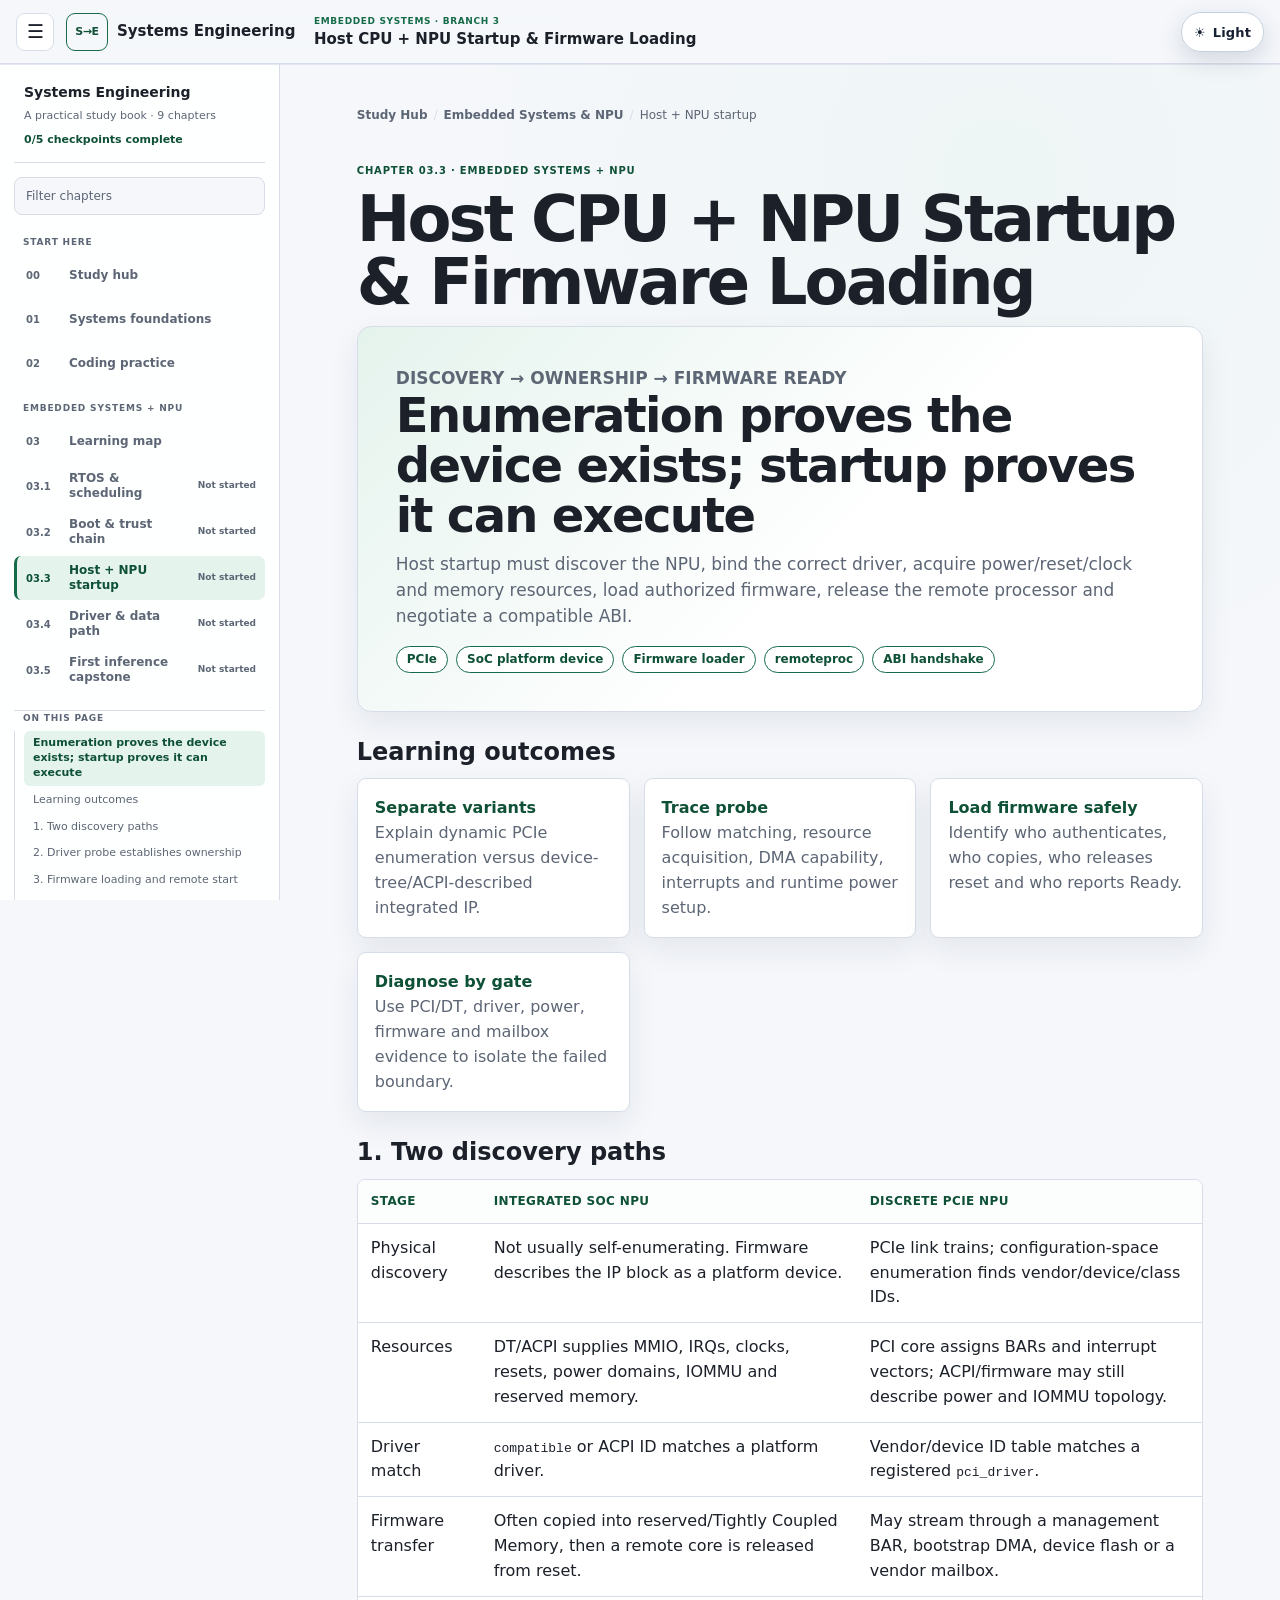
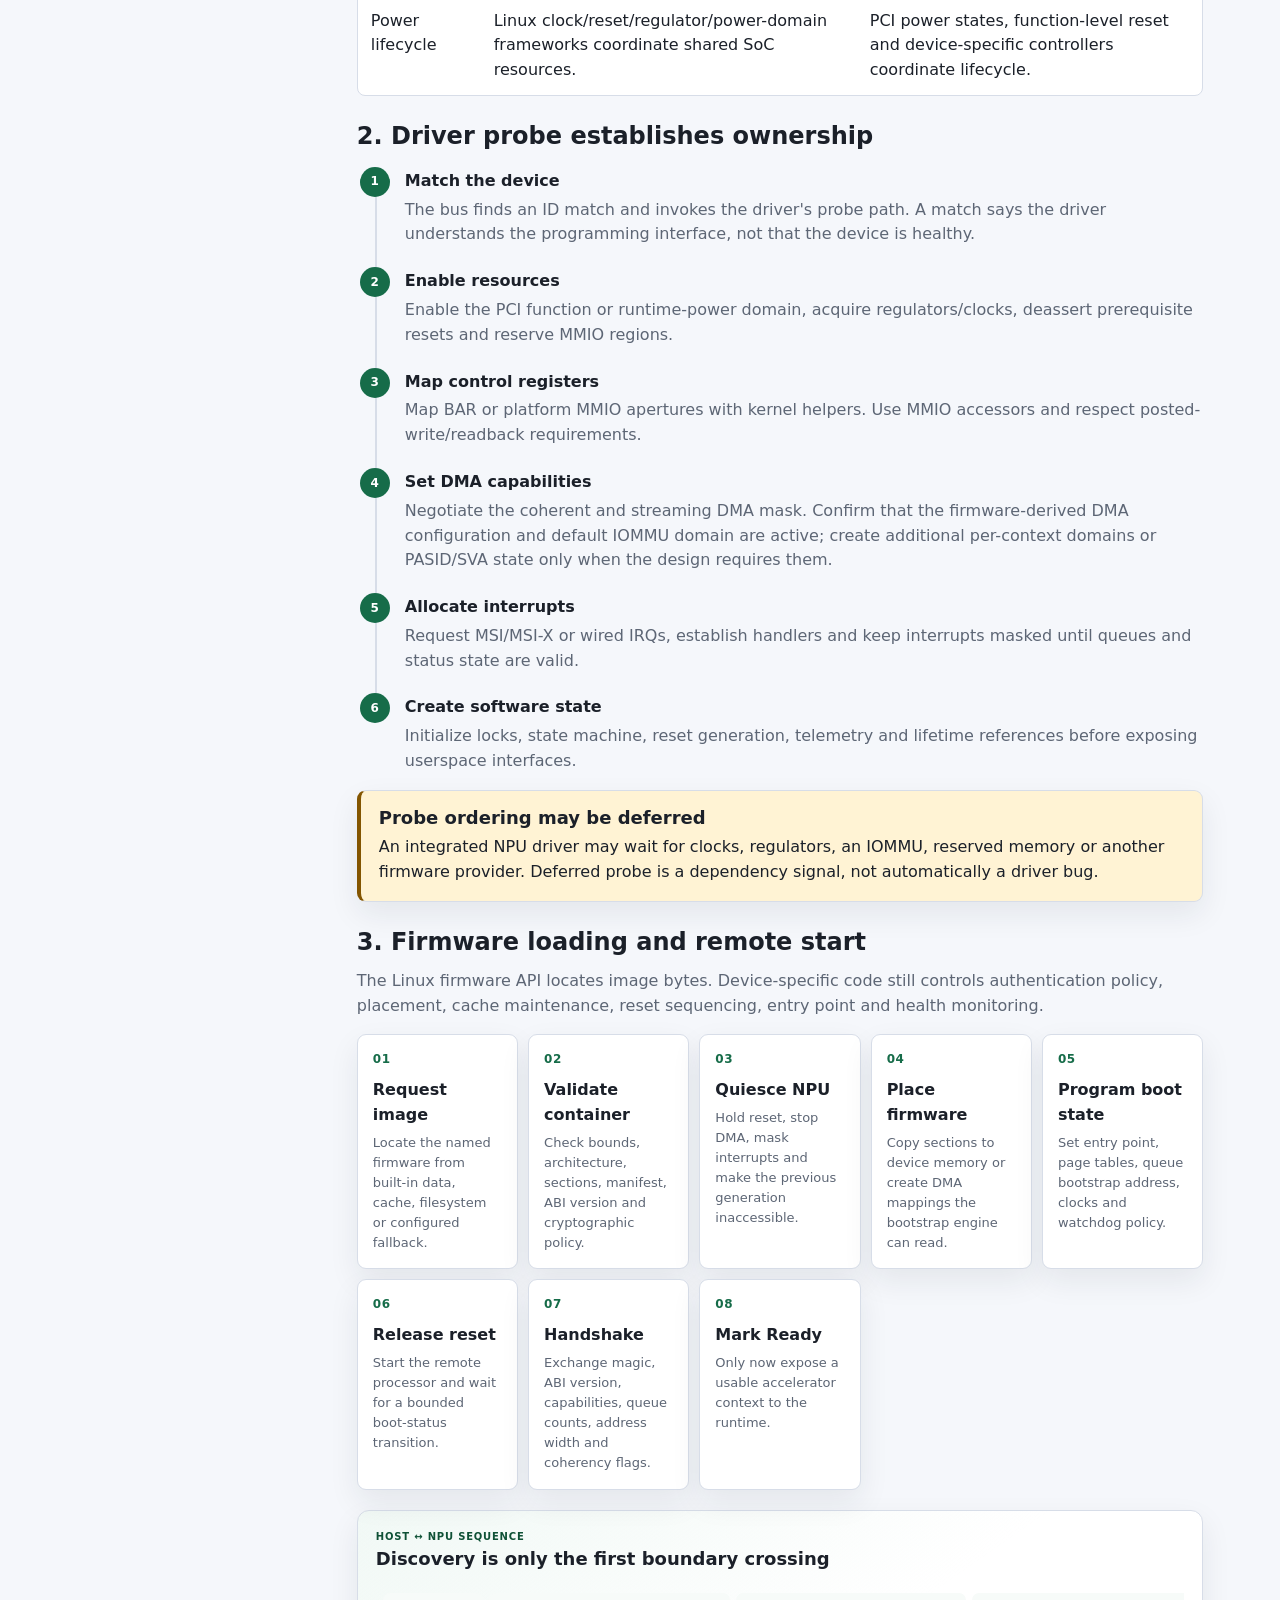
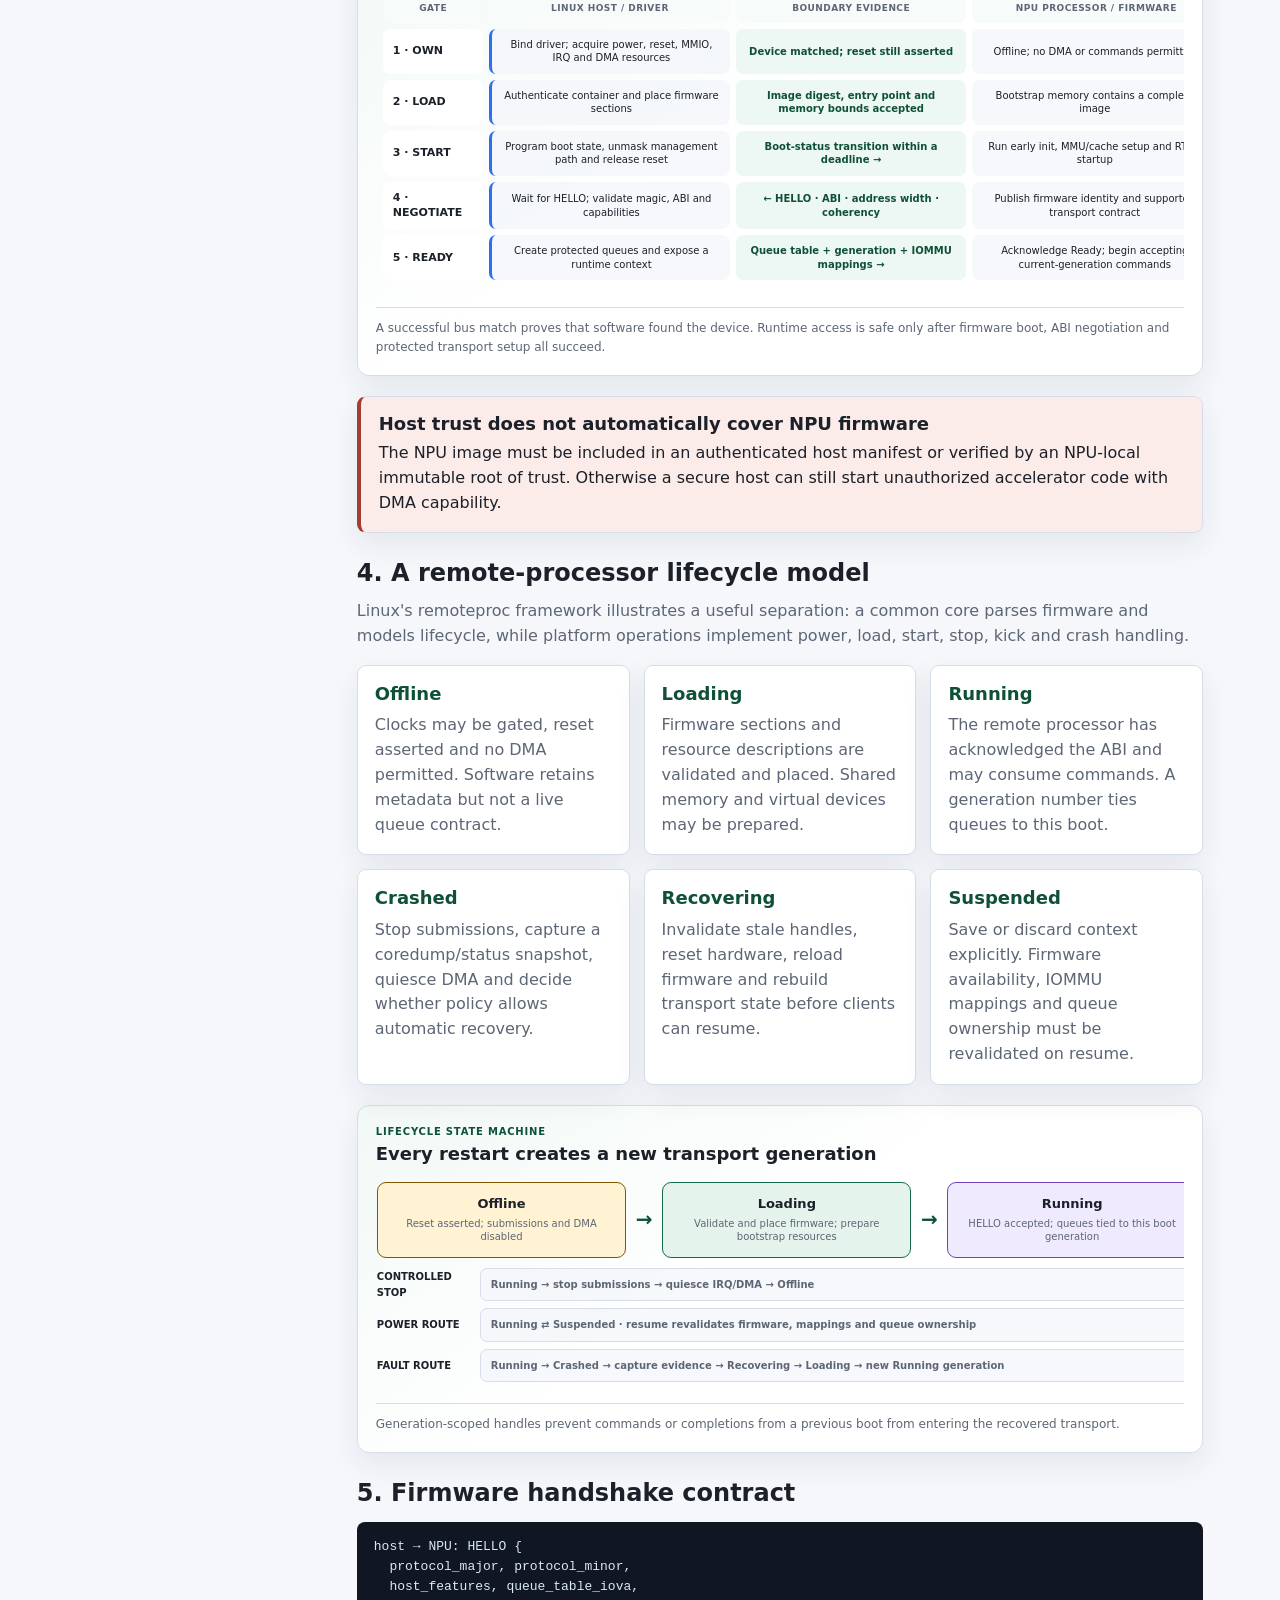
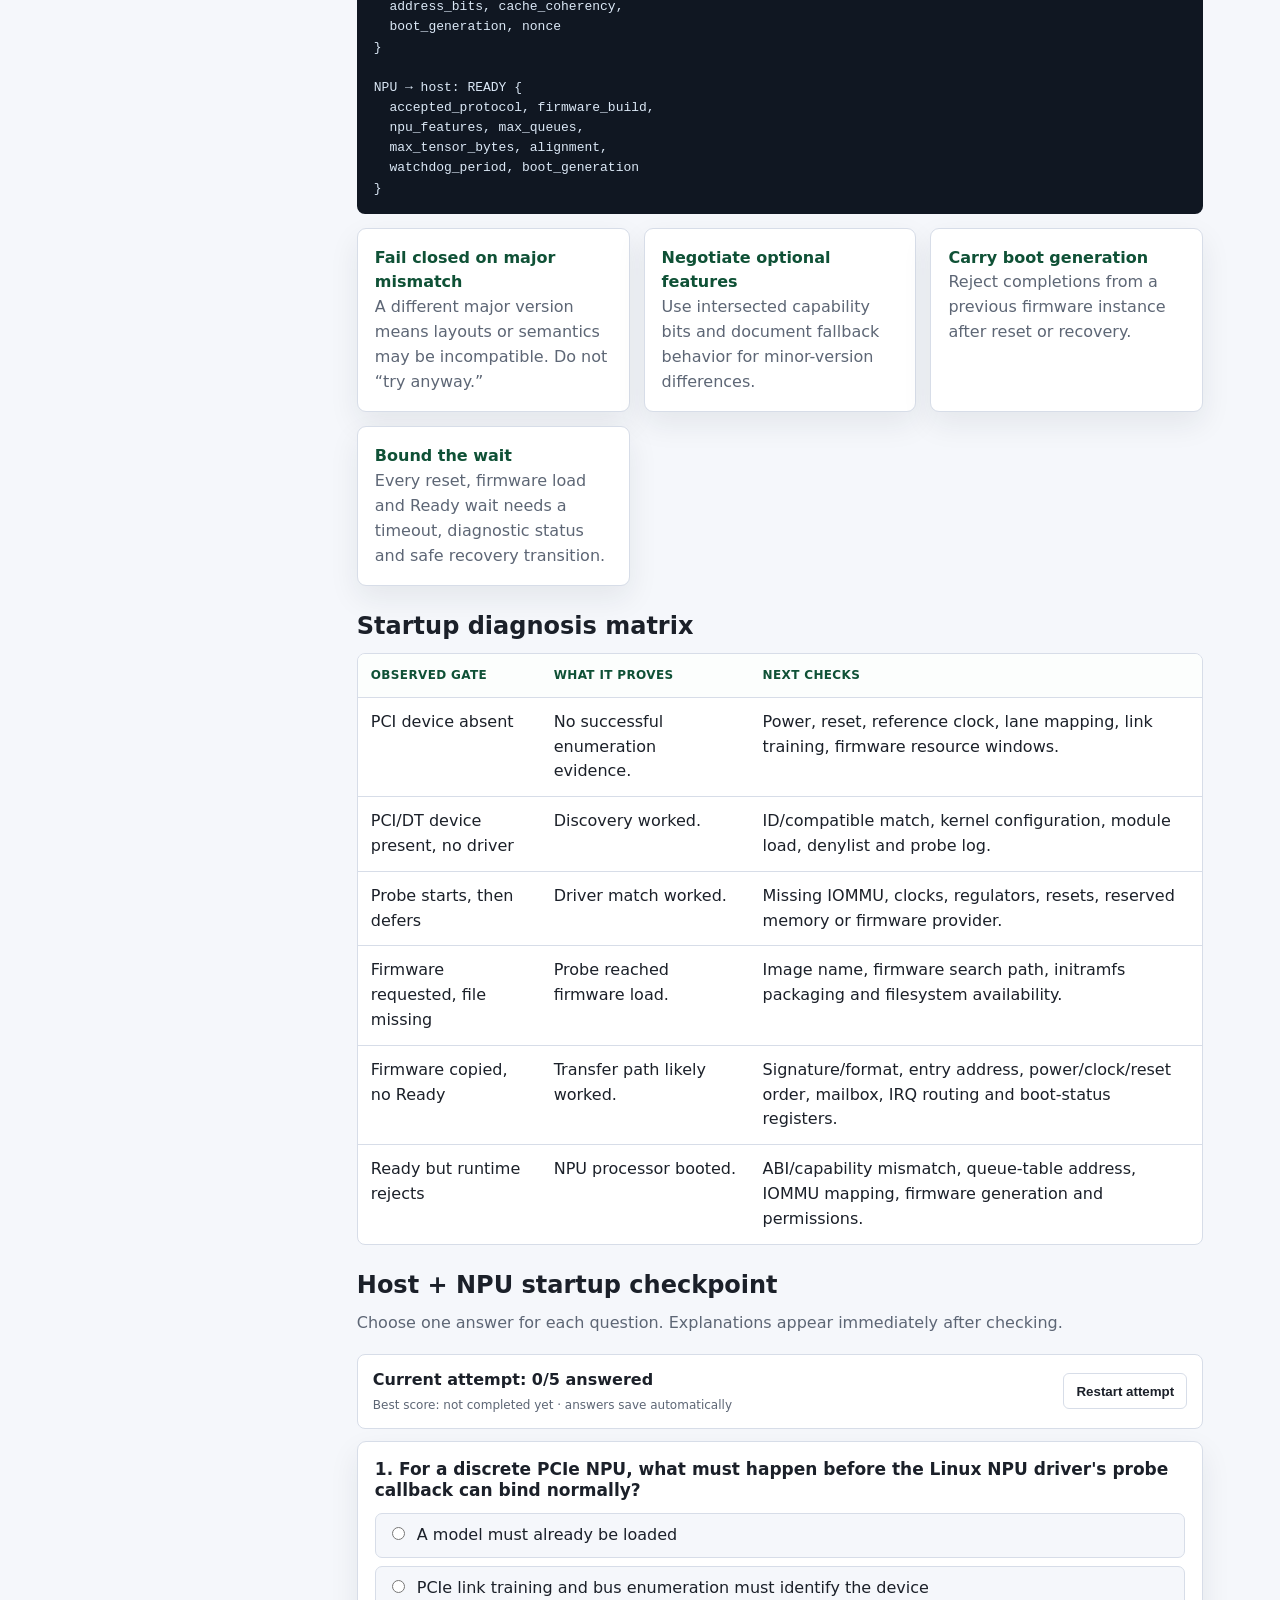
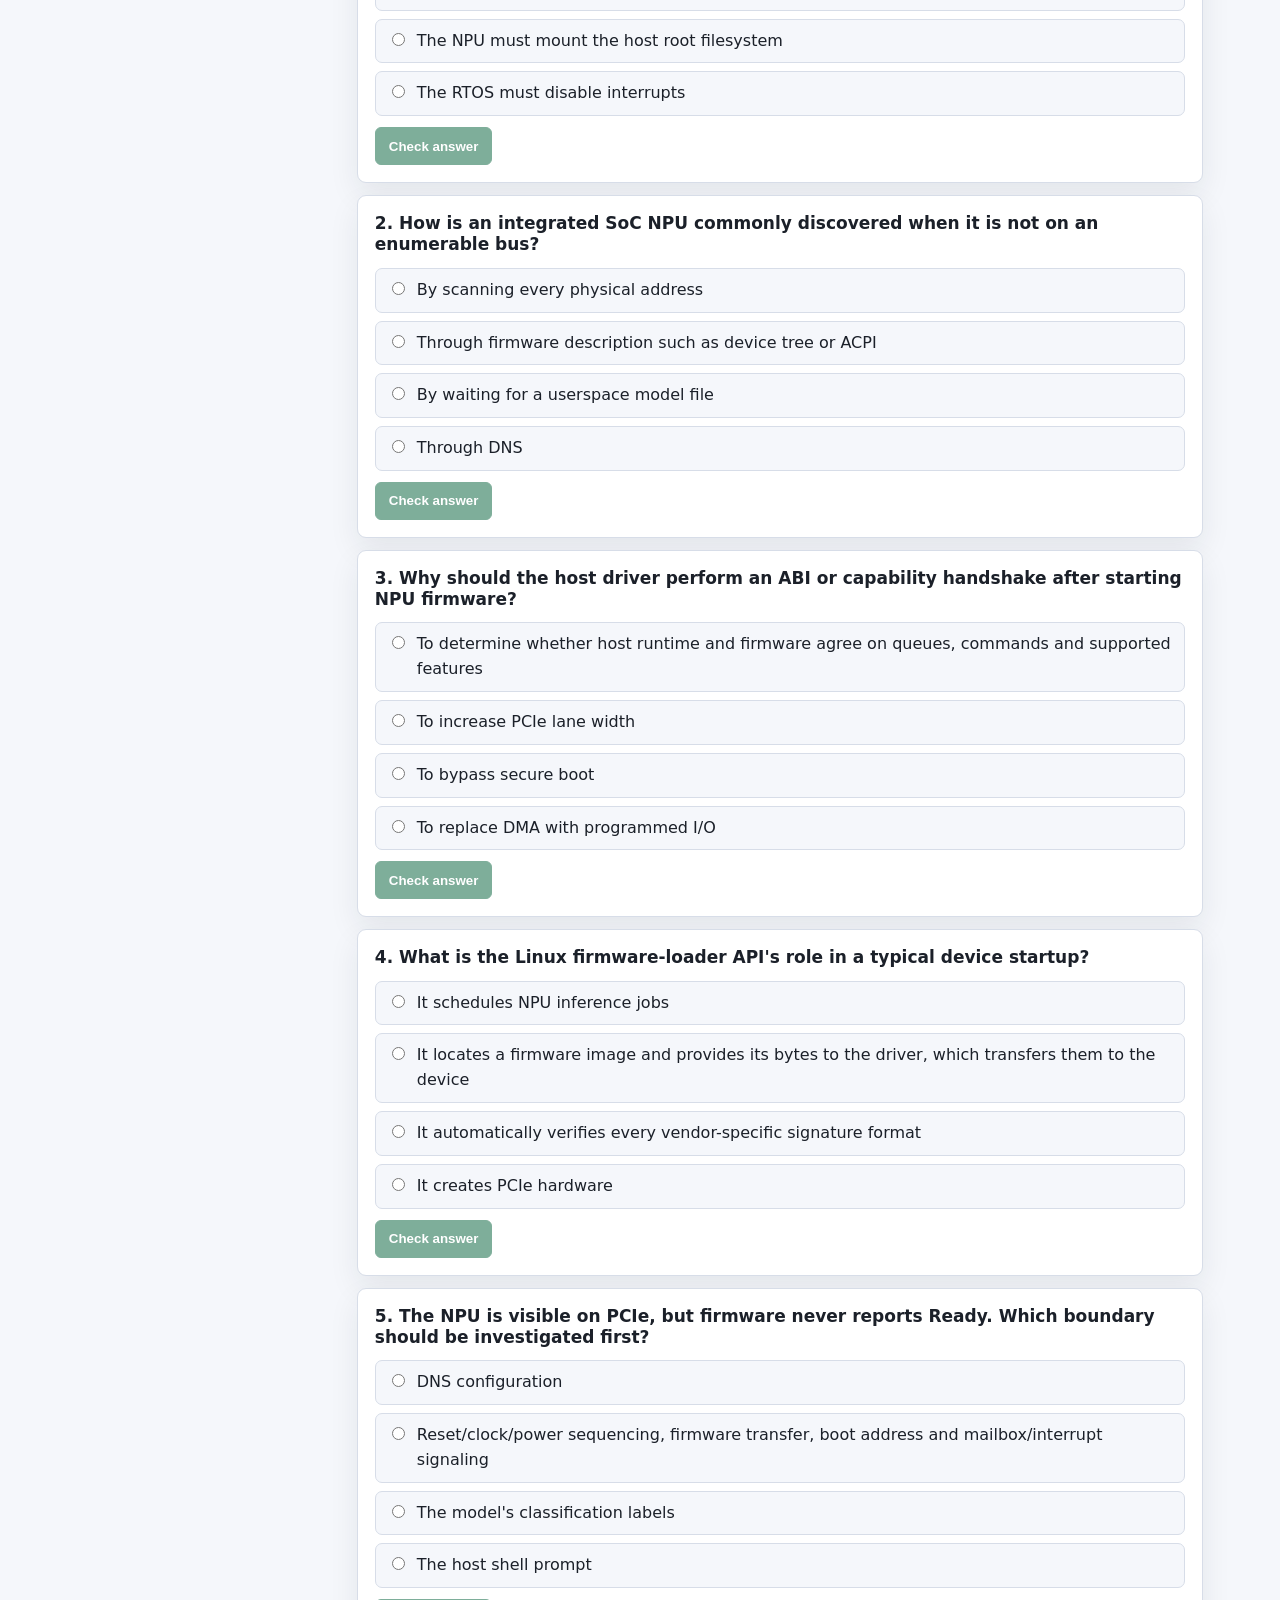
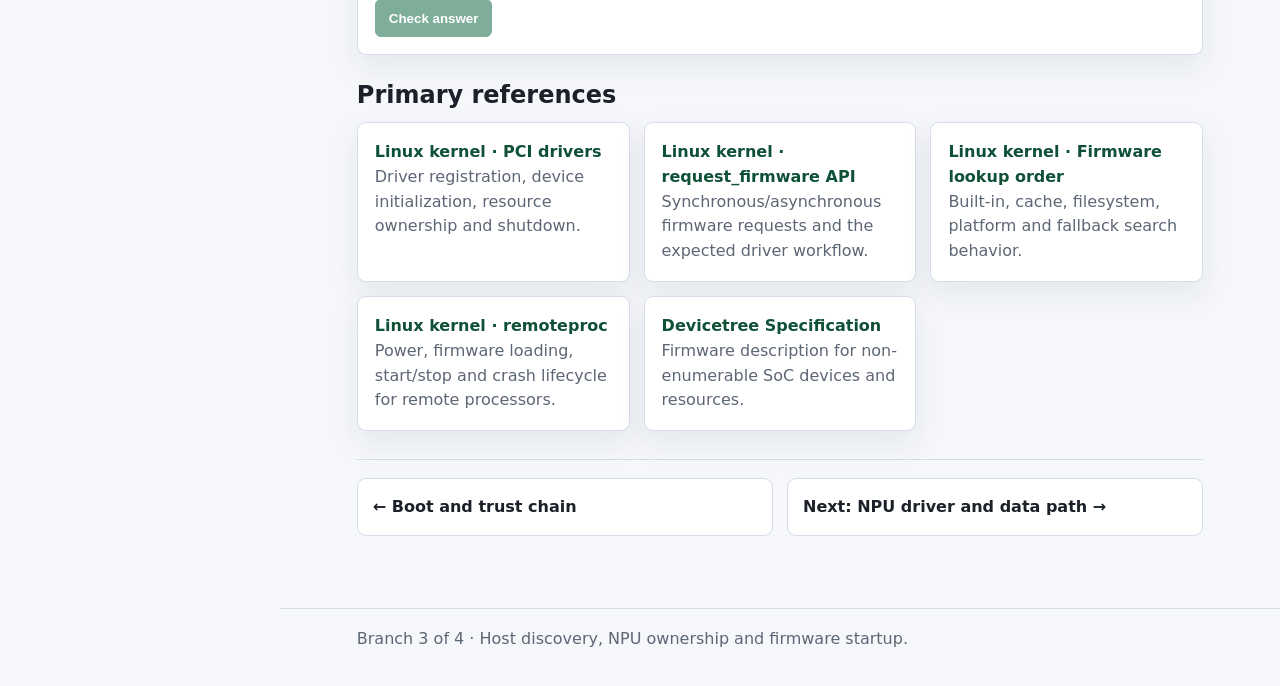
<file: docs/embedded-systems/host-npu-startup.html>
<!doctype html>
<html lang="en">
<head>
  <meta charset="utf-8">
  <meta name="viewport" content="width=device-width, initial-scale=1">
  <meta name="description" content="Host CPU and NPU startup: PCIe and SoC discovery, driver binding, clocks, resets, power, firmware loading, remote processor control and ABI handshake.">
  <title>Host CPU and NPU Startup</title>
  <link rel="stylesheet" href="../styles.css?v=book-2">
  <link rel="stylesheet" href="embedded.css?v=visual-2">
  <script src="../theme-toggle.js"></script>
  <script src="../book-shell.js"></script>
</head>
<body>
  <a class="skip-link" href="#main">Skip to content</a>
  <header class="topbar embedded-topbar">
    <div>
      <p class="eyebrow">Embedded systems · branch 3</p>
      <h1>Host CPU + NPU Startup &amp; Firmware Loading</h1>
    </div>
    <nav aria-label="Site navigation">
      <a href="../index.html">Main Hub</a>
      <a href="index.html">Learning Tree</a>
      <a href="#checkpoint">Quiz</a>
    </nav>
  </header>

  <main id="main">
    <nav class="breadcrumb" aria-label="Breadcrumb">
      <a href="../index.html">Study Hub</a><span aria-hidden="true">/</span>
      <a href="index.html">Embedded Systems &amp; NPU</a><span aria-hidden="true">/</span>
      <span aria-current="page">Host + NPU startup</span>
    </nav>

    <div class="topic-layout">
      <aside class="learning-tree" aria-label="Embedded systems learning tree">
        <h2>Learning tree</h2>
        <ul>
          <li><a href="index.html"><span class="tree-kicker">Root</span>Embedded + NPU map</a></li>
          <li><a href="rtos.html"><span class="tree-kicker">Branch 1</span>RTOS &amp; scheduling</a></li>
          <li><a href="boot-chain.html"><span class="tree-kicker">Branch 2</span>Boot &amp; trust chain</a></li>
          <li><a href="host-npu-startup.html" aria-current="page"><span class="tree-kicker">Branch 3</span>Host + NPU startup</a></li>
          <li><a href="npu-data-path.html"><span class="tree-kicker">Branch 4</span>Driver &amp; data path</a></li>
          <li><a href="end-to-end.html"><span class="tree-kicker">Capstone</span>First inference walkthrough</a></li>
        </ul>
      </aside>

      <article class="topic-content">
        <section class="hero-panel">
          <p class="eyebrow">Discovery → ownership → firmware Ready</p>
          <h2>Enumeration proves the device exists; startup proves it can execute</h2>
          <p>
            Host startup must discover the NPU, bind the correct driver, acquire power/reset/clock and memory
            resources, load authorized firmware, release the remote processor and negotiate a compatible ABI.
          </p>
          <div class="tag-row"><span class="topic-tag">PCIe</span><span class="topic-tag">SoC platform device</span><span class="topic-tag">Firmware loader</span><span class="topic-tag">remoteproc</span><span class="topic-tag">ABI handshake</span></div>
        </section>

        <section class="section" aria-labelledby="outcomes">
          <h2 id="outcomes">Learning outcomes</h2>
          <div class="outcomes">
            <article class="outcome"><strong>Separate variants</strong><p>Explain dynamic PCIe enumeration versus device-tree/ACPI-described integrated IP.</p></article>
            <article class="outcome"><strong>Trace probe</strong><p>Follow matching, resource acquisition, DMA capability, interrupts and runtime power setup.</p></article>
            <article class="outcome"><strong>Load firmware safely</strong><p>Identify who authenticates, who copies, who releases reset and who reports Ready.</p></article>
            <article class="outcome"><strong>Diagnose by gate</strong><p>Use PCI/DT, driver, power, firmware and mailbox evidence to isolate the failed boundary.</p></article>
          </div>
        </section>

        <section class="section" aria-labelledby="discovery">
          <h2 id="discovery">1. Two discovery paths</h2>
          <div class="table-wrap">
            <table class="compare-table">
              <thead><tr><th>Stage</th><th>Integrated SoC NPU</th><th>Discrete PCIe NPU</th></tr></thead>
              <tbody>
                <tr><td>Physical discovery</td><td>Not usually self-enumerating. Firmware describes the IP block as a platform device.</td><td>PCIe link trains; configuration-space enumeration finds vendor/device/class IDs.</td></tr>
                <tr><td>Resources</td><td>DT/ACPI supplies MMIO, IRQs, clocks, resets, power domains, IOMMU and reserved memory.</td><td>PCI core assigns BARs and interrupt vectors; ACPI/firmware may still describe power and IOMMU topology.</td></tr>
                <tr><td>Driver match</td><td><code>compatible</code> or ACPI ID matches a platform driver.</td><td>Vendor/device ID table matches a registered <code>pci_driver</code>.</td></tr>
                <tr><td>Firmware transfer</td><td>Often copied into reserved/Tightly Coupled Memory, then a remote core is released from reset.</td><td>May stream through a management BAR, bootstrap DMA, device flash or a vendor mailbox.</td></tr>
                <tr><td>Power lifecycle</td><td>Linux clock/reset/regulator/power-domain frameworks coordinate shared SoC resources.</td><td>PCI power states, function-level reset and device-specific controllers coordinate lifecycle.</td></tr>
              </tbody>
            </table>
          </div>
        </section>

        <section class="section" aria-labelledby="probe">
          <h2 id="probe">2. Driver probe establishes ownership</h2>
          <ol class="sequence-rail">
            <li><strong>Match the device</strong><p>The bus finds an ID match and invokes the driver's probe path. A match says the driver understands the programming interface, not that the device is healthy.</p></li>
            <li><strong>Enable resources</strong><p>Enable the PCI function or runtime-power domain, acquire regulators/clocks, deassert prerequisite resets and reserve MMIO regions.</p></li>
            <li><strong>Map control registers</strong><p>Map BAR or platform MMIO apertures with kernel helpers. Use MMIO accessors and respect posted-write/readback requirements.</p></li>
            <li><strong>Set DMA capabilities</strong><p>Negotiate the coherent and streaming DMA mask. Confirm that the firmware-derived DMA configuration and default IOMMU domain are active; create additional per-context domains or PASID/SVA state only when the design requires them.</p></li>
            <li><strong>Allocate interrupts</strong><p>Request MSI/MSI-X or wired IRQs, establish handlers and keep interrupts masked until queues and status state are valid.</p></li>
            <li><strong>Create software state</strong><p>Initialize locks, state machine, reset generation, telemetry and lifetime references before exposing userspace interfaces.</p></li>
          </ol>
          <div class="callout warning">
            <h3>Probe ordering may be deferred</h3>
            <p>An integrated NPU driver may wait for clocks, regulators, an IOMMU, reserved memory or another firmware provider. Deferred probe is a dependency signal, not automatically a driver bug.</p>
          </div>
        </section>

        <section class="section" aria-labelledby="firmware">
          <h2 id="firmware">3. Firmware loading and remote start</h2>
          <p class="section-lead">
            The Linux firmware API locates image bytes. Device-specific code still controls authentication policy,
            placement, cache maintenance, reset sequencing, entry point and health monitoring.
          </p>
          <ol class="step-flow">
            <li><strong>Request image</strong><span>Locate the named firmware from built-in data, cache, filesystem or configured fallback.</span></li>
            <li><strong>Validate container</strong><span>Check bounds, architecture, sections, manifest, ABI version and cryptographic policy.</span></li>
            <li><strong>Quiesce NPU</strong><span>Hold reset, stop DMA, mask interrupts and make the previous generation inaccessible.</span></li>
            <li><strong>Place firmware</strong><span>Copy sections to device memory or create DMA mappings the bootstrap engine can read.</span></li>
            <li><strong>Program boot state</strong><span>Set entry point, page tables, queue bootstrap address, clocks and watchdog policy.</span></li>
            <li><strong>Release reset</strong><span>Start the remote processor and wait for a bounded boot-status transition.</span></li>
            <li><strong>Handshake</strong><span>Exchange magic, ABI version, capabilities, queue counts, address width and coherency flags.</span></li>
            <li><strong>Mark Ready</strong><span>Only now expose a usable accelerator context to the runtime.</span></li>
          </ol>
          <figure class="system-visual" aria-labelledby="startup-sequence-visual-title">
            <div class="visual-heading">
              <p class="visual-kicker">Host ↔ NPU sequence</p>
              <h3 id="startup-sequence-visual-title">Discovery is only the first boundary crossing</h3>
            </div>
            <div class="visual-scroll" tabindex="0" aria-label="Scrollable host and NPU startup sequence">
              <table class="message-sequence">
                <thead>
                  <tr><th>Gate</th><th>Linux host / driver</th><th>Boundary evidence</th><th>NPU processor / firmware</th></tr>
                </thead>
                <tbody>
                  <tr><th>1 · Own</th><td>Bind driver; acquire power, reset, MMIO, IRQ and DMA resources</td><td>Device matched; reset still asserted</td><td>Offline; no DMA or commands permitted</td></tr>
                  <tr><th>2 · Load</th><td>Authenticate container and place firmware sections</td><td>Image digest, entry point and memory bounds accepted</td><td>Bootstrap memory contains a complete image</td></tr>
                  <tr><th>3 · Start</th><td>Program boot state, unmask management path and release reset</td><td>Boot-status transition within a deadline →</td><td>Run early init, MMU/cache setup and RTOS startup</td></tr>
                  <tr><th>4 · Negotiate</th><td>Wait for HELLO; validate magic, ABI and capabilities</td><td>← HELLO · ABI · address width · coherency</td><td>Publish firmware identity and supported transport contract</td></tr>
                  <tr><th>5 · Ready</th><td>Create protected queues and expose a runtime context</td><td>Queue table + generation + IOMMU mappings →</td><td>Acknowledge Ready; begin accepting current-generation commands</td></tr>
                </tbody>
              </table>
            </div>
            <figcaption>A successful bus match proves that software found the device. Runtime access is safe only after firmware boot, ABI negotiation and protected transport setup all succeed.</figcaption>
          </figure>
          <div class="callout danger">
            <h3>Host trust does not automatically cover NPU firmware</h3>
            <p>
              The NPU image must be included in an authenticated host manifest or verified by an NPU-local immutable
              root of trust. Otherwise a secure host can still start unauthorized accelerator code with DMA capability.
            </p>
          </div>
        </section>

        <section class="section" aria-labelledby="remoteproc">
          <h2 id="remoteproc">4. A remote-processor lifecycle model</h2>
          <p class="section-lead">
            Linux's remoteproc framework illustrates a useful separation: a common core parses firmware and models
            lifecycle, while platform operations implement power, load, start, stop, kick and crash handling.
          </p>
          <div class="concept-grid">
            <article class="concept-card"><h3>Offline</h3><p>Clocks may be gated, reset asserted and no DMA permitted. Software retains metadata but not a live queue contract.</p></article>
            <article class="concept-card"><h3>Loading</h3><p>Firmware sections and resource descriptions are validated and placed. Shared memory and virtual devices may be prepared.</p></article>
            <article class="concept-card"><h3>Running</h3><p>The remote processor has acknowledged the ABI and may consume commands. A generation number ties queues to this boot.</p></article>
            <article class="concept-card"><h3>Crashed</h3><p>Stop submissions, capture a coredump/status snapshot, quiesce DMA and decide whether policy allows automatic recovery.</p></article>
            <article class="concept-card"><h3>Recovering</h3><p>Invalidate stale handles, reset hardware, reload firmware and rebuild transport state before clients can resume.</p></article>
            <article class="concept-card"><h3>Suspended</h3><p>Save or discard context explicitly. Firmware availability, IOMMU mappings and queue ownership must be revalidated on resume.</p></article>
          </div>
          <figure class="system-visual" aria-labelledby="remote-lifecycle-visual-title">
            <div class="visual-heading">
              <p class="visual-kicker">Lifecycle state machine</p>
              <h3 id="remote-lifecycle-visual-title">Every restart creates a new transport generation</h3>
            </div>
            <div class="visual-scroll" role="img" tabindex="0" aria-label="The normal path is Offline to Loading to Running after firmware validation and handshake. A controlled stop quiesces DMA and returns Running to Offline. Power management can move Running to Suspended and resume only after mappings, firmware and queues are revalidated. A fault moves Running to Crashed, then Recovering, then Loading, and finally a new Running generation. Old handles and completions are invalid after recovery.">
              <div class="flow-line">
                <div class="flow-node security"><strong>Offline</strong><small>Reset asserted; submissions and DMA disabled</small></div>
                <div class="flow-arrow" aria-hidden="true">→</div>
                <div class="flow-node memory"><strong>Loading</strong><small>Validate and place firmware; prepare bootstrap resources</small></div>
                <div class="flow-arrow" aria-hidden="true">→</div>
                <div class="flow-node npu"><strong>Running</strong><small>HELLO accepted; queues tied to this boot generation</small></div>
              </div>
              <div class="lifecycle-routes" aria-hidden="true">
                <div class="lifecycle-route"><strong>Controlled stop</strong><span>Running → stop submissions → quiesce IRQ/DMA → Offline</span></div>
                <div class="lifecycle-route"><strong>Power route</strong><span>Running ⇄ Suspended · resume revalidates firmware, mappings and queue ownership</span></div>
                <div class="lifecycle-route"><strong>Fault route</strong><span>Running → Crashed → capture evidence → Recovering → Loading → new Running generation</span></div>
              </div>
            </div>
            <figcaption>Generation-scoped handles prevent commands or completions from a previous boot from entering the recovered transport.</figcaption>
          </figure>
        </section>

        <section class="section" aria-labelledby="handshake">
          <h2 id="handshake">5. Firmware handshake contract</h2>
          <pre class="code-block" aria-label="Example firmware capability handshake">host → NPU: HELLO {
  protocol_major, protocol_minor,
  host_features, queue_table_iova,
  address_bits, cache_coherency,
  boot_generation, nonce
}

NPU → host: READY {
  accepted_protocol, firmware_build,
  npu_features, max_queues,
  max_tensor_bytes, alignment,
  watchdog_period, boot_generation
}</pre>
          <div class="outcomes">
            <article class="outcome"><strong>Fail closed on major mismatch</strong><p>A different major version means layouts or semantics may be incompatible. Do not “try anyway.”</p></article>
            <article class="outcome"><strong>Negotiate optional features</strong><p>Use intersected capability bits and document fallback behavior for minor-version differences.</p></article>
            <article class="outcome"><strong>Carry boot generation</strong><p>Reject completions from a previous firmware instance after reset or recovery.</p></article>
            <article class="outcome"><strong>Bound the wait</strong><p>Every reset, firmware load and Ready wait needs a timeout, diagnostic status and safe recovery transition.</p></article>
          </div>
        </section>

        <section class="section" aria-labelledby="diagnosis">
          <h2 id="diagnosis">Startup diagnosis matrix</h2>
          <div class="table-wrap">
            <table class="compare-table">
              <thead><tr><th>Observed gate</th><th>What it proves</th><th>Next checks</th></tr></thead>
              <tbody>
                <tr><td>PCI device absent</td><td>No successful enumeration evidence.</td><td>Power, reset, reference clock, lane mapping, link training, firmware resource windows.</td></tr>
                <tr><td>PCI/DT device present, no driver</td><td>Discovery worked.</td><td>ID/compatible match, kernel configuration, module load, denylist and probe log.</td></tr>
                <tr><td>Probe starts, then defers</td><td>Driver match worked.</td><td>Missing IOMMU, clocks, regulators, resets, reserved memory or firmware provider.</td></tr>
                <tr><td>Firmware requested, file missing</td><td>Probe reached firmware load.</td><td>Image name, firmware search path, initramfs packaging and filesystem availability.</td></tr>
                <tr><td>Firmware copied, no Ready</td><td>Transfer path likely worked.</td><td>Signature/format, entry address, power/clock/reset order, mailbox, IRQ routing and boot-status registers.</td></tr>
                <tr><td>Ready but runtime rejects</td><td>NPU processor booted.</td><td>ABI/capability mismatch, queue-table address, IOMMU mapping, firmware generation and permissions.</td></tr>
              </tbody>
            </table>
          </div>
        </section>

        <section id="checkpoint" class="section" aria-labelledby="checkpoint-title">
          <h2 id="checkpoint-title">Host + NPU startup checkpoint</h2>
          <p class="section-lead">Choose one answer for each question. Explanations appear immediately after checking.</p>
          <div class="quiz-shell" data-quiz="startup"><noscript>Enable JavaScript to use the interactive quiz.</noscript></div>
        </section>

        <section class="section" aria-labelledby="sources">
          <h2 id="sources">Primary references</h2>
          <div class="source-grid">
            <a class="source-card" href="https://docs.kernel.org/PCI/pci.html"><strong>Linux kernel · PCI drivers</strong><p>Driver registration, device initialization, resource ownership and shutdown.</p></a>
            <a class="source-card" href="https://docs.kernel.org/driver-api/firmware/request_firmware.html"><strong>Linux kernel · request_firmware API</strong><p>Synchronous/asynchronous firmware requests and the expected driver workflow.</p></a>
            <a class="source-card" href="https://docs.kernel.org/driver-api/firmware/lookup-order.html"><strong>Linux kernel · Firmware lookup order</strong><p>Built-in, cache, filesystem, platform and fallback search behavior.</p></a>
            <a class="source-card" href="https://docs.kernel.org/staging/remoteproc.html"><strong>Linux kernel · remoteproc</strong><p>Power, firmware loading, start/stop and crash lifecycle for remote processors.</p></a>
            <a class="source-card" href="https://devicetree-specification.readthedocs.io/en/stable/devicetree-basics.html"><strong>Devicetree Specification</strong><p>Firmware description for non-enumerable SoC devices and resources.</p></a>
          </div>
        </section>

        <nav class="page-next" aria-label="Learning path navigation">
          <a href="boot-chain.html">← Boot and trust chain</a>
          <a href="npu-data-path.html">Next: NPU driver and data path →</a>
        </nav>
      </article>
    </div>
  </main>

  <footer><p>Branch 3 of 4 · Host discovery, NPU ownership and firmware startup.</p></footer>
  <script src="progress-state.js"></script>
  <script src="learning-progress.js"></script>
  <script src="quiz.js"></script>
</body>
</html>
</file>
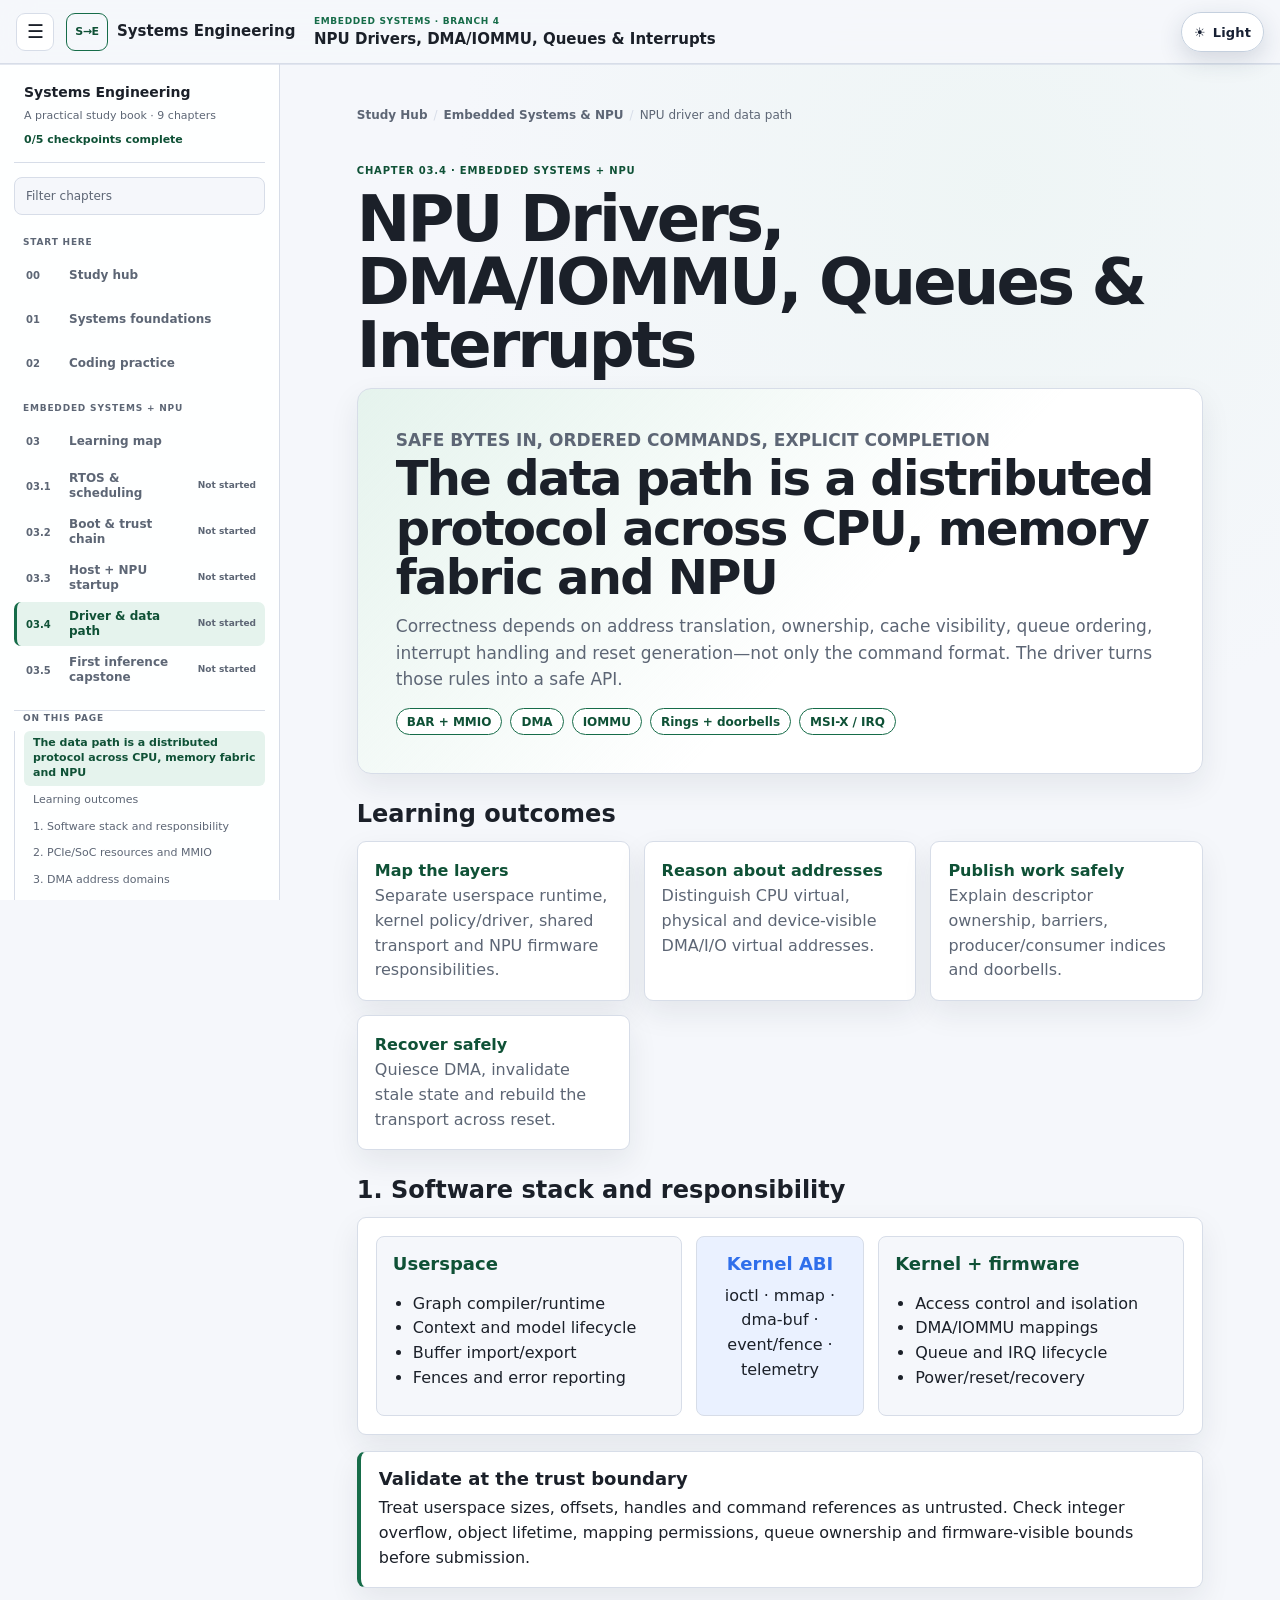
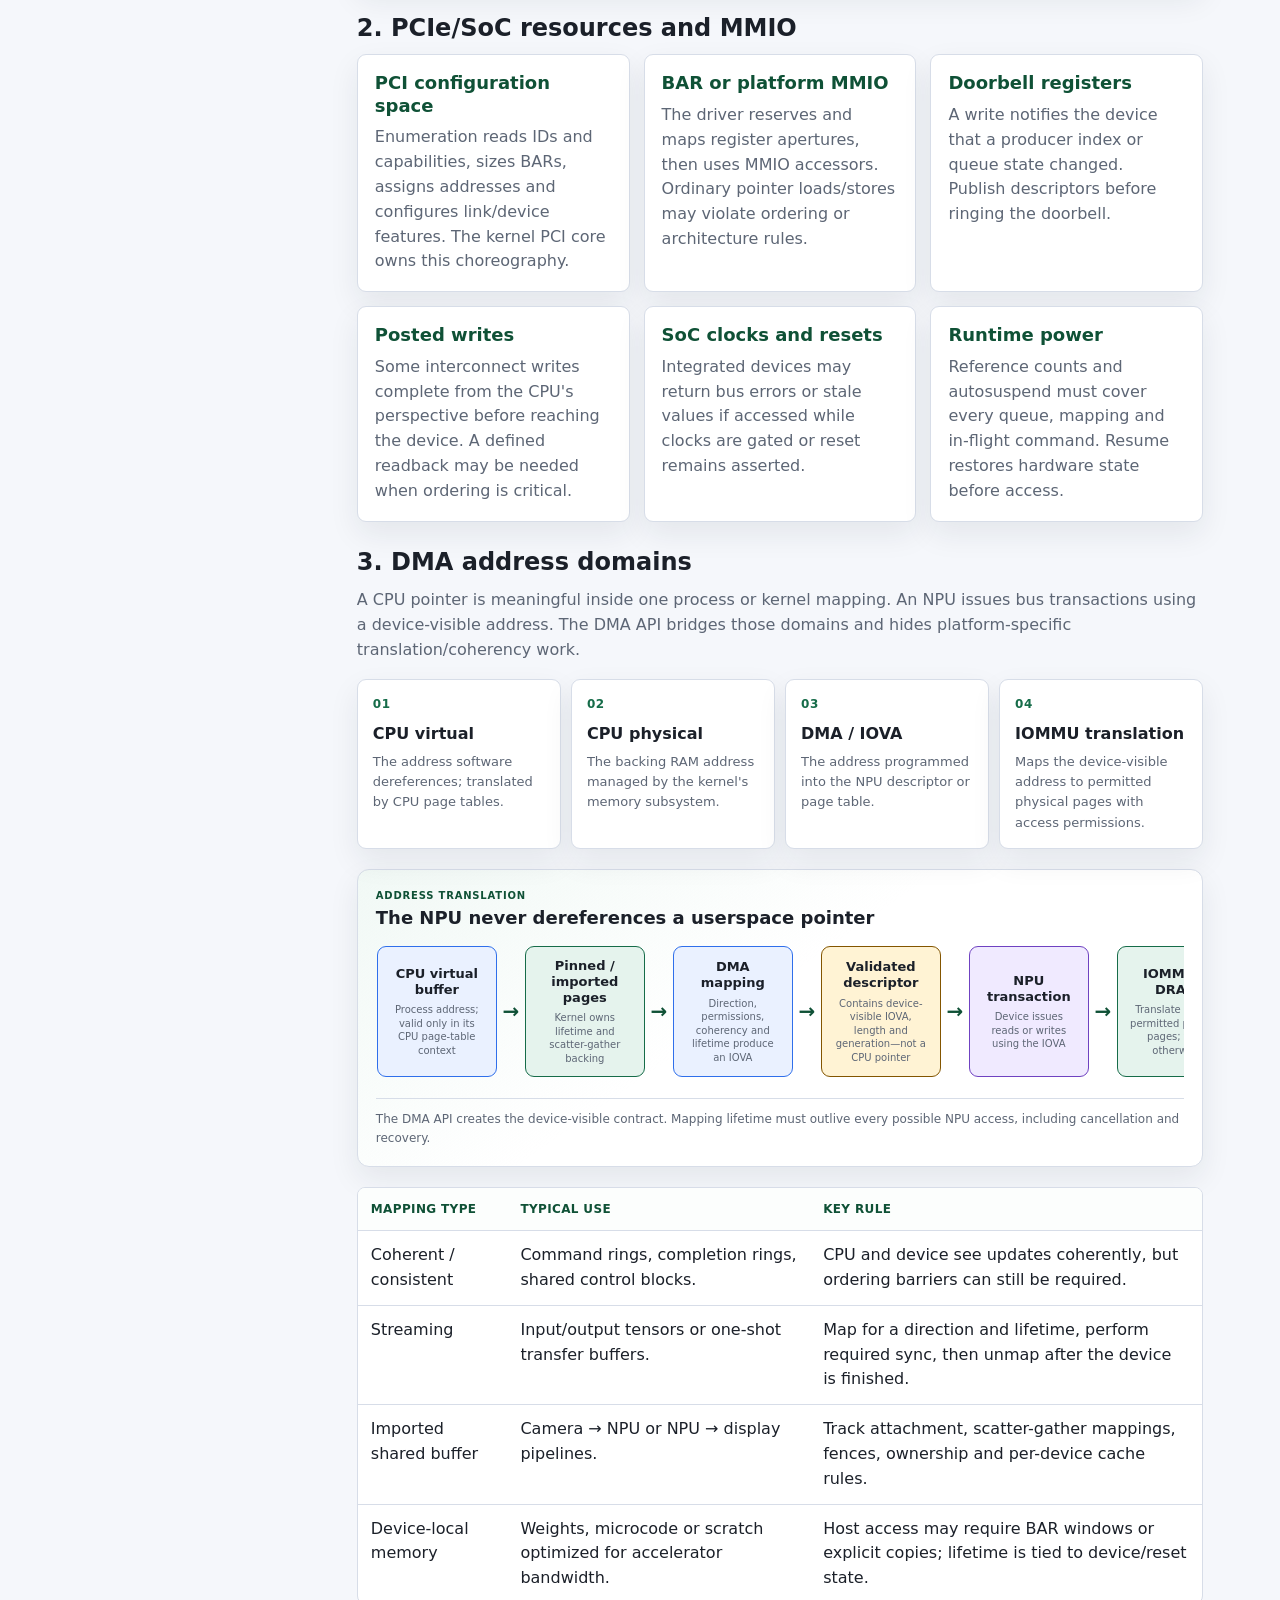
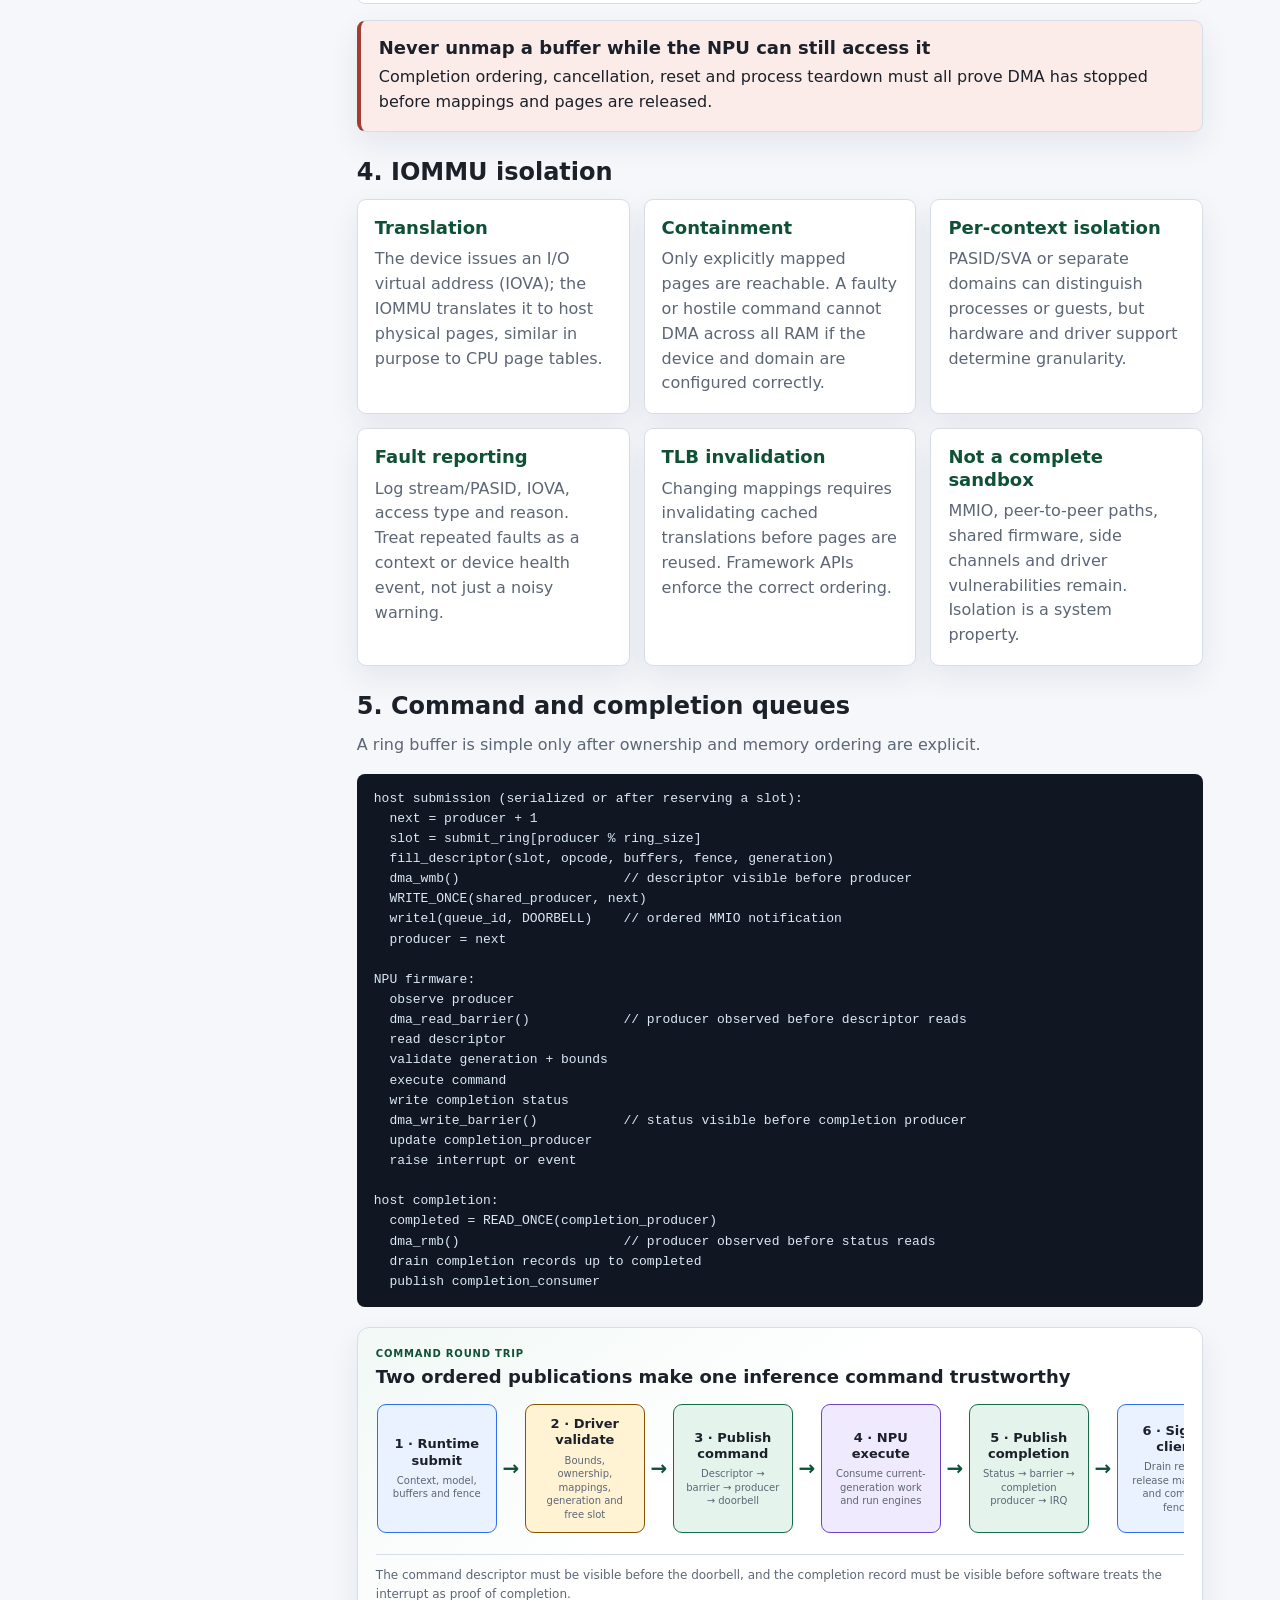
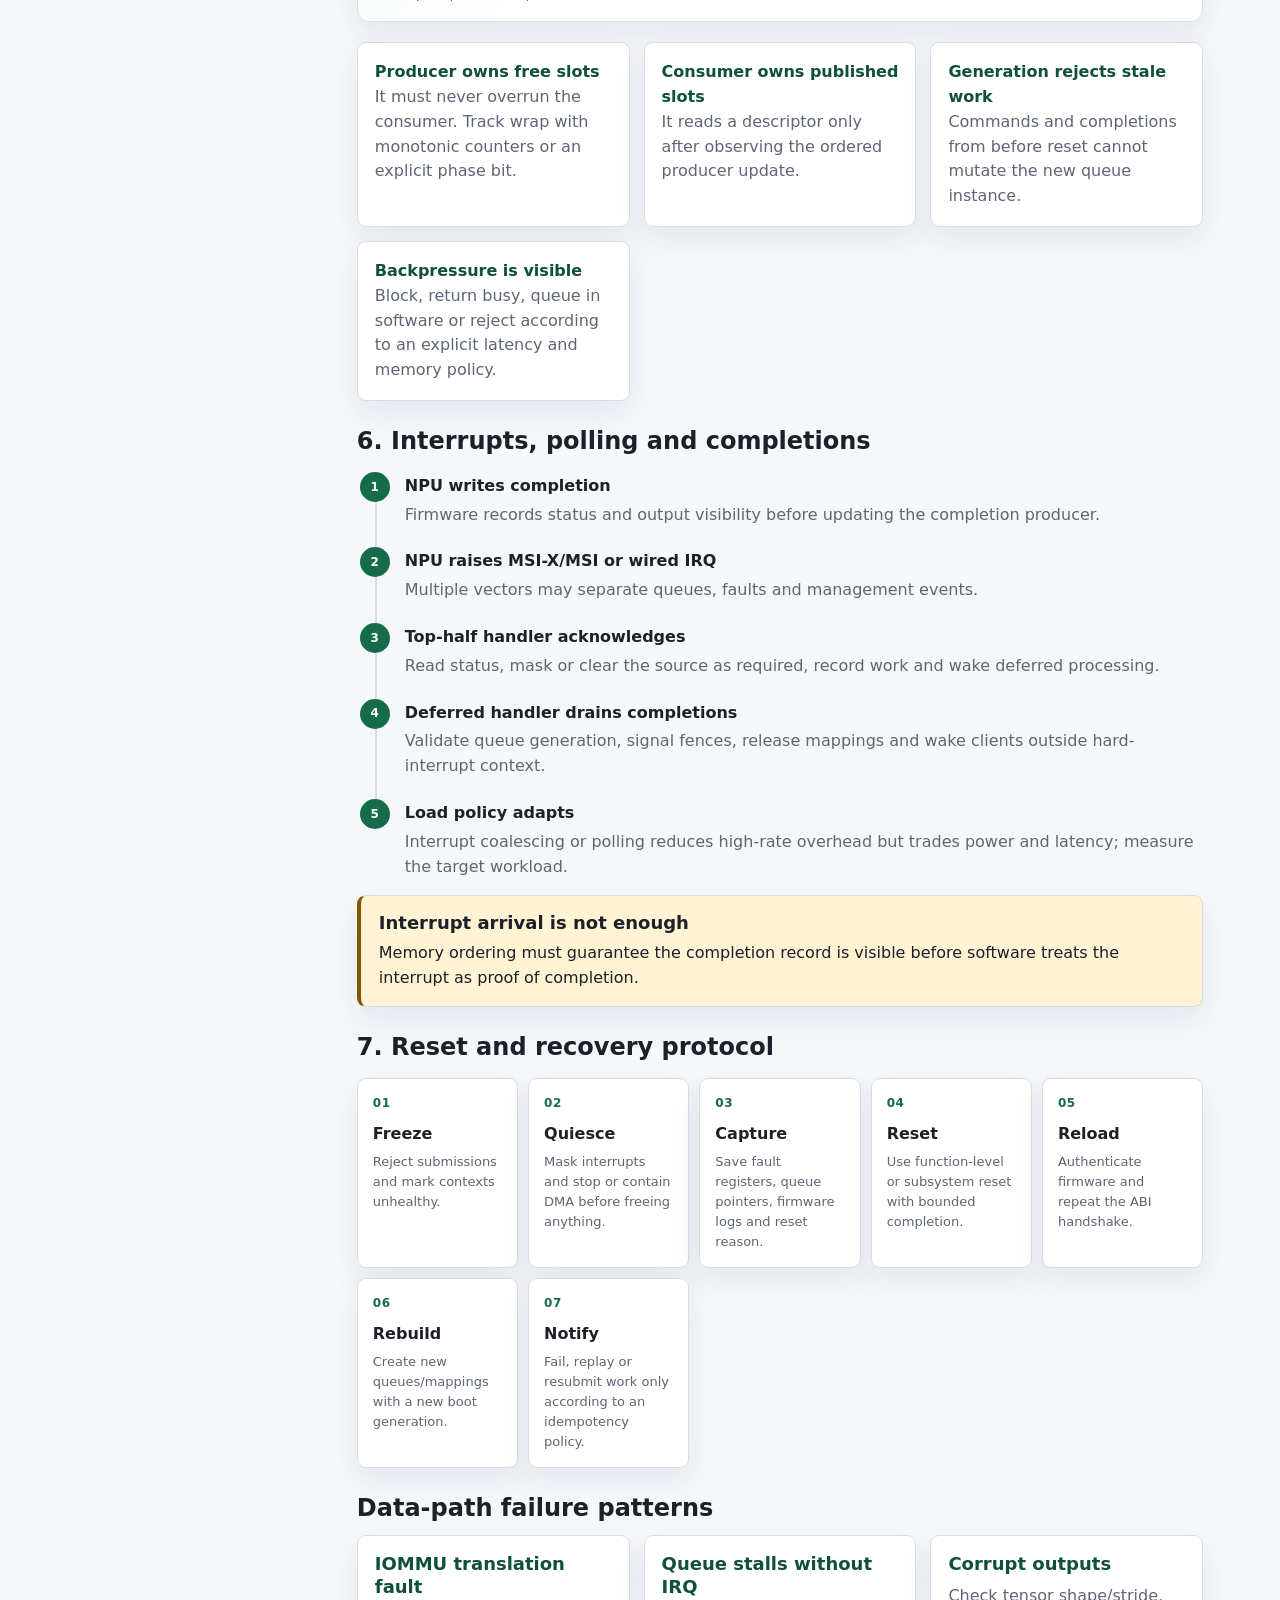
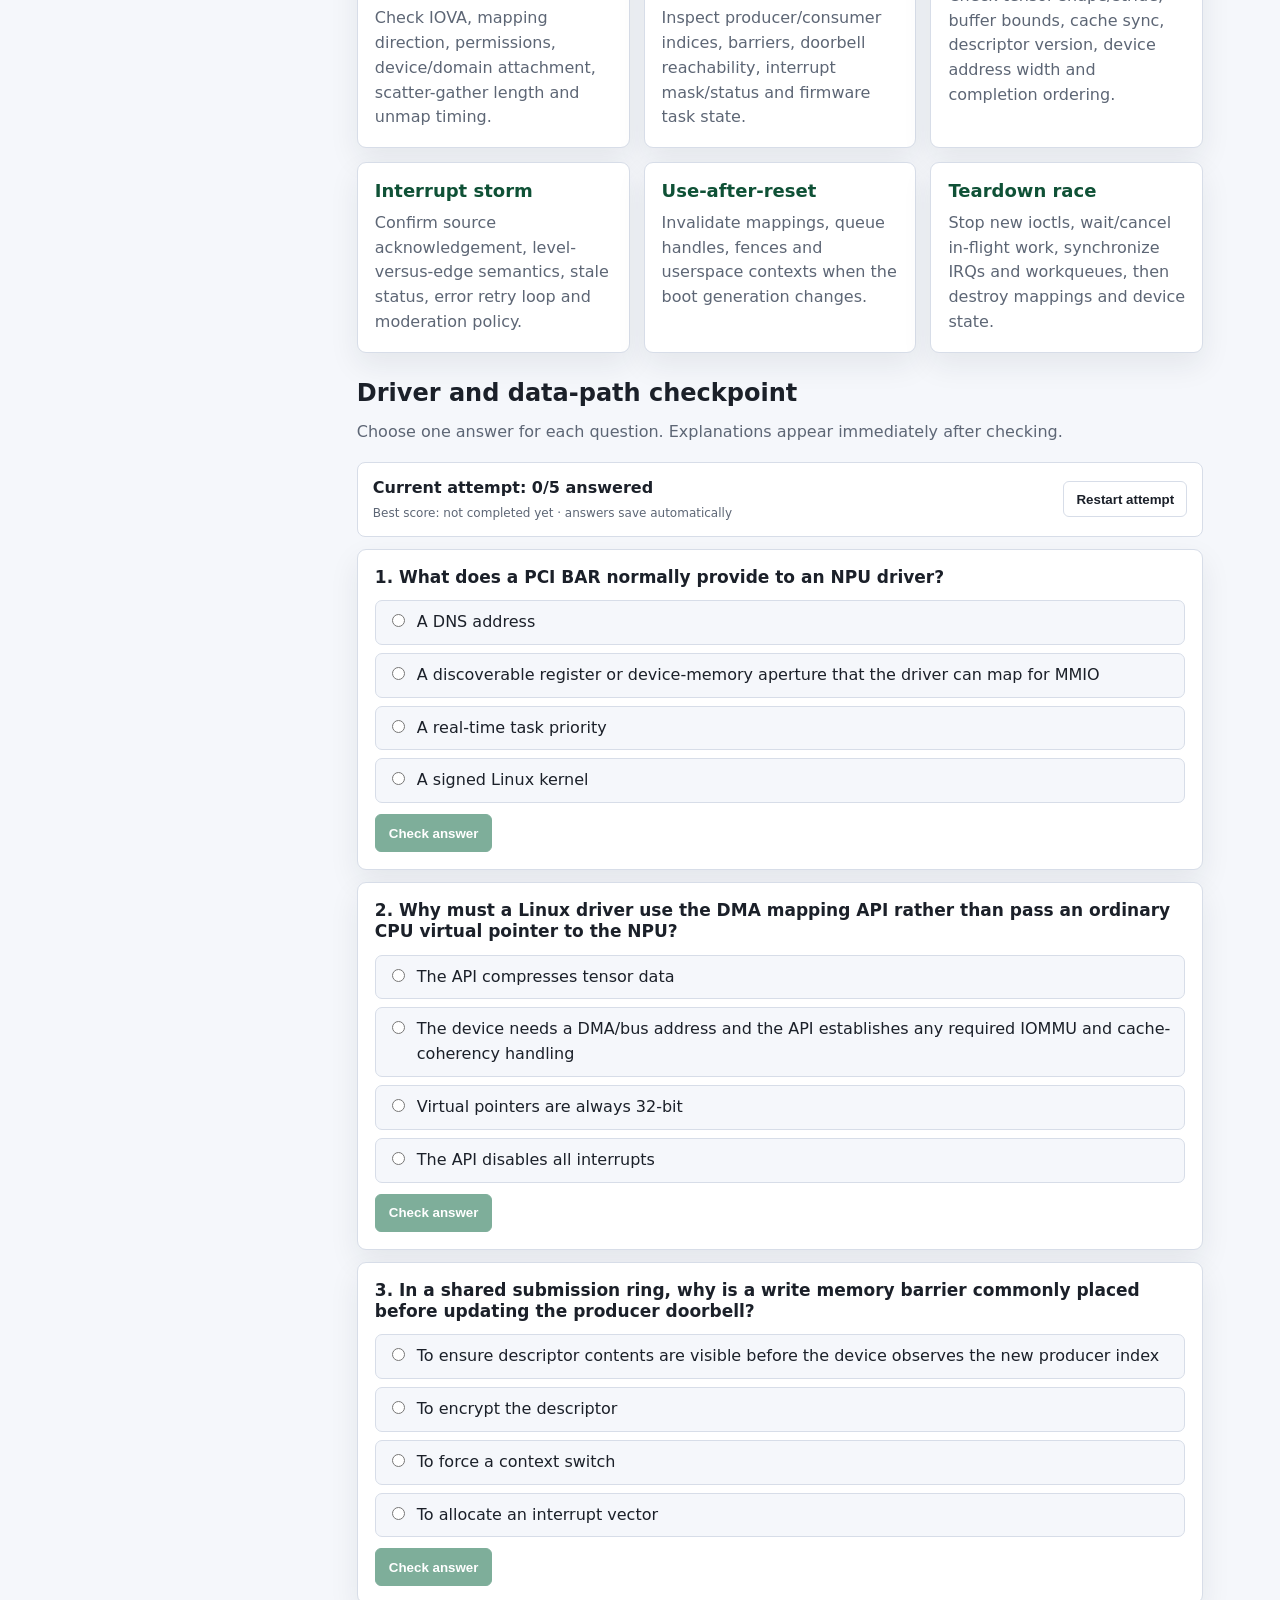
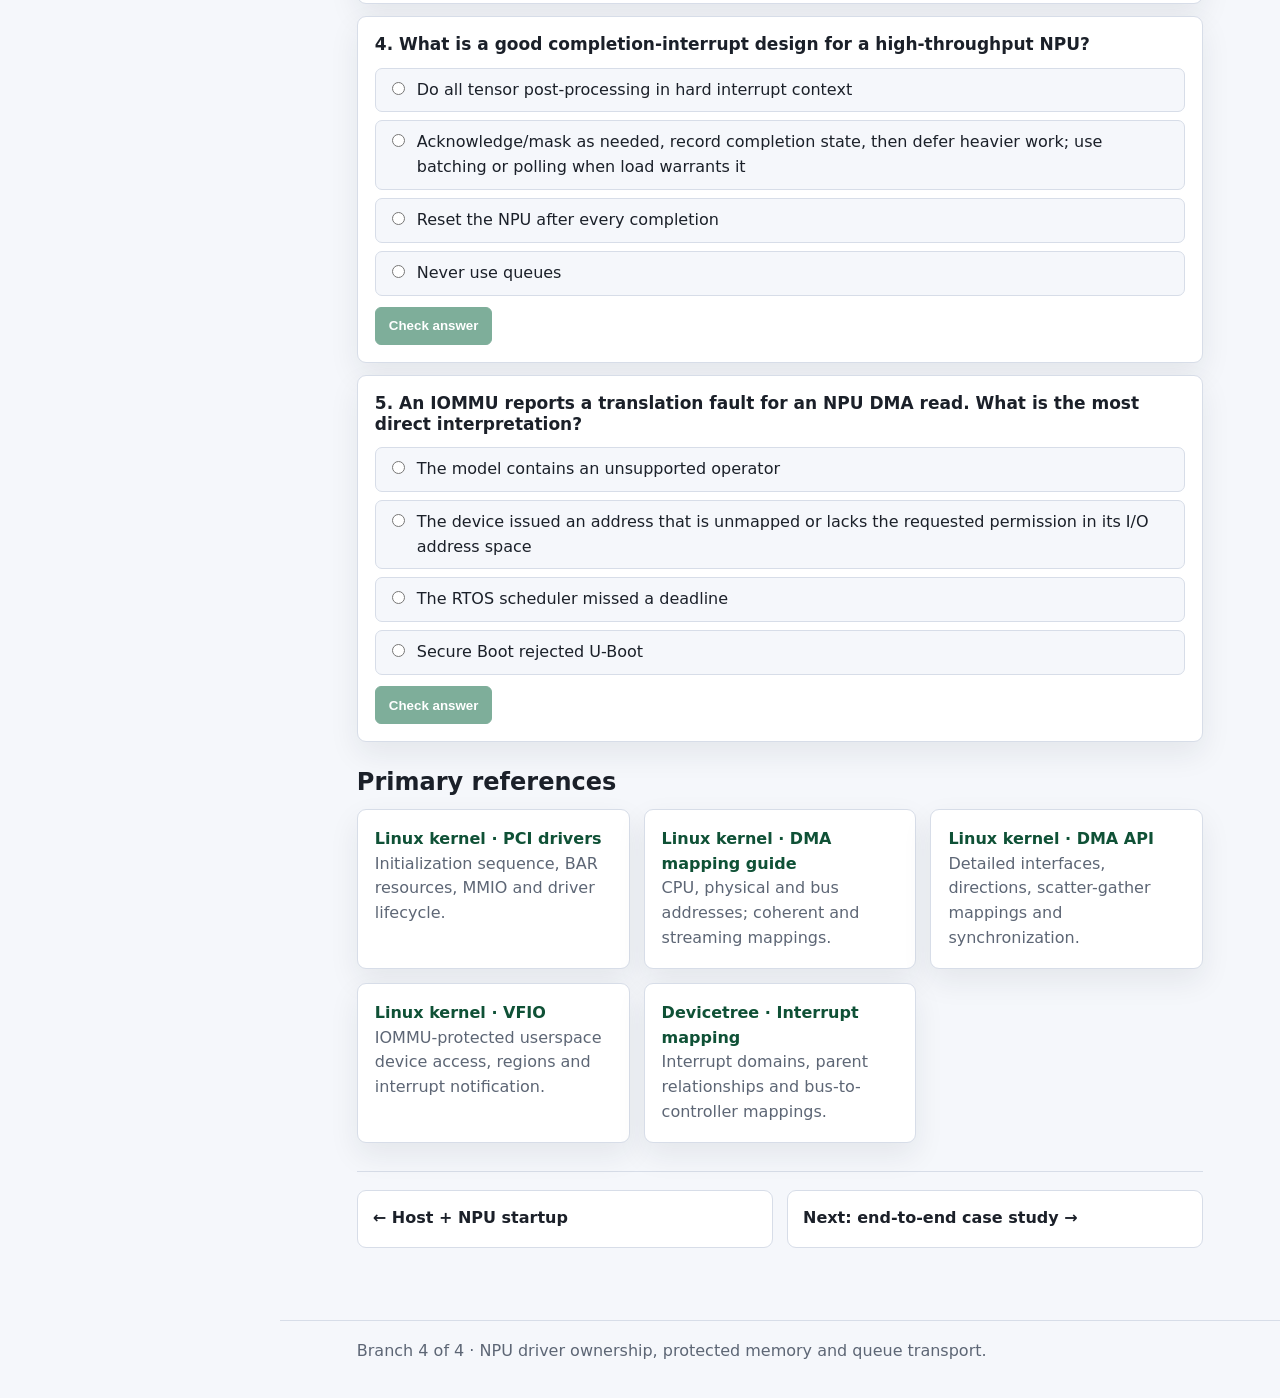
<file: docs/embedded-systems/npu-data-path.html>
<!doctype html>
<html lang="en">
<head>
  <meta charset="utf-8">
  <meta name="viewport" content="width=device-width, initial-scale=1">
  <meta name="description" content="NPU driver and data path: PCIe and SoC resources, BAR and MMIO mapping, DMA, IOMMU isolation, command queues, doorbells, interrupts, completions and recovery.">
  <title>NPU Driver, DMA, IOMMU and Interrupts</title>
  <link rel="stylesheet" href="../styles.css?v=book-2">
  <link rel="stylesheet" href="embedded.css?v=visual-2">
  <script src="../theme-toggle.js"></script>
  <script src="../book-shell.js"></script>
</head>
<body>
  <a class="skip-link" href="#main">Skip to content</a>
  <header class="topbar embedded-topbar">
    <div>
      <p class="eyebrow">Embedded systems · branch 4</p>
      <h1>NPU Drivers, DMA/IOMMU, Queues &amp; Interrupts</h1>
    </div>
    <nav aria-label="Site navigation">
      <a href="../index.html">Main Hub</a>
      <a href="index.html">Learning Tree</a>
      <a href="#checkpoint">Quiz</a>
    </nav>
  </header>

  <main id="main">
    <nav class="breadcrumb" aria-label="Breadcrumb">
      <a href="../index.html">Study Hub</a><span aria-hidden="true">/</span>
      <a href="index.html">Embedded Systems &amp; NPU</a><span aria-hidden="true">/</span>
      <span aria-current="page">NPU driver and data path</span>
    </nav>

    <div class="topic-layout">
      <aside class="learning-tree" aria-label="Embedded systems learning tree">
        <h2>Learning tree</h2>
        <ul>
          <li><a href="index.html"><span class="tree-kicker">Root</span>Embedded + NPU map</a></li>
          <li><a href="rtos.html"><span class="tree-kicker">Branch 1</span>RTOS &amp; scheduling</a></li>
          <li><a href="boot-chain.html"><span class="tree-kicker">Branch 2</span>Boot &amp; trust chain</a></li>
          <li><a href="host-npu-startup.html"><span class="tree-kicker">Branch 3</span>Host + NPU startup</a></li>
          <li><a href="npu-data-path.html" aria-current="page"><span class="tree-kicker">Branch 4</span>Driver &amp; data path</a></li>
          <li><a href="end-to-end.html"><span class="tree-kicker">Capstone</span>First inference walkthrough</a></li>
        </ul>
      </aside>

      <article class="topic-content">
        <section class="hero-panel">
          <p class="eyebrow">Safe bytes in, ordered commands, explicit completion</p>
          <h2>The data path is a distributed protocol across CPU, memory fabric and NPU</h2>
          <p>
            Correctness depends on address translation, ownership, cache visibility, queue ordering, interrupt
            handling and reset generation—not only the command format. The driver turns those rules into a safe API.
          </p>
          <div class="tag-row"><span class="topic-tag">BAR + MMIO</span><span class="topic-tag">DMA</span><span class="topic-tag">IOMMU</span><span class="topic-tag">Rings + doorbells</span><span class="topic-tag">MSI-X / IRQ</span></div>
        </section>

        <section class="section" aria-labelledby="outcomes">
          <h2 id="outcomes">Learning outcomes</h2>
          <div class="outcomes">
            <article class="outcome"><strong>Map the layers</strong><p>Separate userspace runtime, kernel policy/driver, shared transport and NPU firmware responsibilities.</p></article>
            <article class="outcome"><strong>Reason about addresses</strong><p>Distinguish CPU virtual, physical and device-visible DMA/I/O virtual addresses.</p></article>
            <article class="outcome"><strong>Publish work safely</strong><p>Explain descriptor ownership, barriers, producer/consumer indices and doorbells.</p></article>
            <article class="outcome"><strong>Recover safely</strong><p>Quiesce DMA, invalidate stale state and rebuild the transport across reset.</p></article>
          </div>
        </section>

        <section class="section" aria-labelledby="stack">
          <h2 id="stack">1. Software stack and responsibility</h2>
          <div class="architecture-panel">
            <section class="arch-zone">
              <h3>Userspace</h3>
              <ul><li>Graph compiler/runtime</li><li>Context and model lifecycle</li><li>Buffer import/export</li><li>Fences and error reporting</li></ul>
            </section>
            <section class="arch-zone interconnect"><h3>Kernel ABI</h3><p>ioctl · mmap · dma-buf · event/fence · telemetry</p></section>
            <section class="arch-zone">
              <h3>Kernel + firmware</h3>
              <ul><li>Access control and isolation</li><li>DMA/IOMMU mappings</li><li>Queue and IRQ lifecycle</li><li>Power/reset/recovery</li></ul>
            </section>
          </div>
          <div class="callout">
            <h3>Validate at the trust boundary</h3>
            <p>
              Treat userspace sizes, offsets, handles and command references as untrusted. Check integer overflow,
              object lifetime, mapping permissions, queue ownership and firmware-visible bounds before submission.
            </p>
          </div>
        </section>

        <section class="section" aria-labelledby="resources">
          <h2 id="resources">2. PCIe/SoC resources and MMIO</h2>
          <div class="concept-grid">
            <article class="concept-card"><h3>PCI configuration space</h3><p>Enumeration reads IDs and capabilities, sizes BARs, assigns addresses and configures link/device features. The kernel PCI core owns this choreography.</p></article>
            <article class="concept-card"><h3>BAR or platform MMIO</h3><p>The driver reserves and maps register apertures, then uses MMIO accessors. Ordinary pointer loads/stores may violate ordering or architecture rules.</p></article>
            <article class="concept-card"><h3>Doorbell registers</h3><p>A write notifies the device that a producer index or queue state changed. Publish descriptors before ringing the doorbell.</p></article>
            <article class="concept-card"><h3>Posted writes</h3><p>Some interconnect writes complete from the CPU's perspective before reaching the device. A defined readback may be needed when ordering is critical.</p></article>
            <article class="concept-card"><h3>SoC clocks and resets</h3><p>Integrated devices may return bus errors or stale values if accessed while clocks are gated or reset remains asserted.</p></article>
            <article class="concept-card"><h3>Runtime power</h3><p>Reference counts and autosuspend must cover every queue, mapping and in-flight command. Resume restores hardware state before access.</p></article>
          </div>
        </section>

        <section class="section" aria-labelledby="dma">
          <h2 id="dma">3. DMA address domains</h2>
          <p class="section-lead">
            A CPU pointer is meaningful inside one process or kernel mapping. An NPU issues bus transactions using a
            device-visible address. The DMA API bridges those domains and hides platform-specific translation/coherency work.
          </p>
          <ol class="step-flow">
            <li><strong>CPU virtual</strong><span>The address software dereferences; translated by CPU page tables.</span></li>
            <li><strong>CPU physical</strong><span>The backing RAM address managed by the kernel's memory subsystem.</span></li>
            <li><strong>DMA / IOVA</strong><span>The address programmed into the NPU descriptor or page table.</span></li>
            <li><strong>IOMMU translation</strong><span>Maps the device-visible address to permitted physical pages with access permissions.</span></li>
          </ol>
          <figure class="system-visual" aria-labelledby="dma-translation-visual-title">
            <div class="visual-heading">
              <p class="visual-kicker">Address translation</p>
              <h3 id="dma-translation-visual-title">The NPU never dereferences a userspace pointer</h3>
            </div>
            <div class="visual-scroll" role="img" tabindex="0" aria-label="Userspace supplies a CPU virtual buffer. The kernel pins or imports its backing pages. The DMA API maps those pages and returns an IOVA. The driver places that IOVA in a validated descriptor. The NPU issues the IOVA, and the IOMMU permits translation only to mapped physical pages.">
              <div class="flow-line wide">
                <div class="flow-node host"><strong>CPU virtual buffer</strong><small>Process address; valid only in its CPU page-table context</small></div>
                <div class="flow-arrow" aria-hidden="true">→</div>
                <div class="flow-node memory"><strong>Pinned / imported pages</strong><small>Kernel owns lifetime and scatter-gather backing</small></div>
                <div class="flow-arrow" aria-hidden="true">→</div>
                <div class="flow-node host"><strong>DMA mapping</strong><small>Direction, permissions, coherency and lifetime produce an IOVA</small></div>
                <div class="flow-arrow" aria-hidden="true">→</div>
                <div class="flow-node security"><strong>Validated descriptor</strong><small>Contains device-visible IOVA, length and generation—not a CPU pointer</small></div>
                <div class="flow-arrow" aria-hidden="true">→</div>
                <div class="flow-node npu"><strong>NPU transaction</strong><small>Device issues reads or writes using the IOVA</small></div>
                <div class="flow-arrow" aria-hidden="true">→</div>
                <div class="flow-node memory"><strong>IOMMU → DRAM</strong><small>Translate only to permitted physical pages; fault otherwise</small></div>
              </div>
            </div>
            <figcaption>The DMA API creates the device-visible contract. Mapping lifetime must outlive every possible NPU access, including cancellation and recovery.</figcaption>
          </figure>
          <div class="table-wrap">
            <table class="compare-table">
              <thead><tr><th>Mapping type</th><th>Typical use</th><th>Key rule</th></tr></thead>
              <tbody>
                <tr><td>Coherent / consistent</td><td>Command rings, completion rings, shared control blocks.</td><td>CPU and device see updates coherently, but ordering barriers can still be required.</td></tr>
                <tr><td>Streaming</td><td>Input/output tensors or one-shot transfer buffers.</td><td>Map for a direction and lifetime, perform required sync, then unmap after the device is finished.</td></tr>
                <tr><td>Imported shared buffer</td><td>Camera → NPU or NPU → display pipelines.</td><td>Track attachment, scatter-gather mappings, fences, ownership and per-device cache rules.</td></tr>
                <tr><td>Device-local memory</td><td>Weights, microcode or scratch optimized for accelerator bandwidth.</td><td>Host access may require BAR windows or explicit copies; lifetime is tied to device/reset state.</td></tr>
              </tbody>
            </table>
          </div>
          <div class="callout danger">
            <h3>Never unmap a buffer while the NPU can still access it</h3>
            <p>Completion ordering, cancellation, reset and process teardown must all prove DMA has stopped before mappings and pages are released.</p>
          </div>
        </section>

        <section class="section" aria-labelledby="iommu">
          <h2 id="iommu">4. IOMMU isolation</h2>
          <div class="concept-grid">
            <article class="concept-card"><h3>Translation</h3><p>The device issues an I/O virtual address (IOVA); the IOMMU translates it to host physical pages, similar in purpose to CPU page tables.</p></article>
            <article class="concept-card"><h3>Containment</h3><p>Only explicitly mapped pages are reachable. A faulty or hostile command cannot DMA across all RAM if the device and domain are configured correctly.</p></article>
            <article class="concept-card"><h3>Per-context isolation</h3><p>PASID/SVA or separate domains can distinguish processes or guests, but hardware and driver support determine granularity.</p></article>
            <article class="concept-card"><h3>Fault reporting</h3><p>Log stream/PASID, IOVA, access type and reason. Treat repeated faults as a context or device health event, not just a noisy warning.</p></article>
            <article class="concept-card"><h3>TLB invalidation</h3><p>Changing mappings requires invalidating cached translations before pages are reused. Framework APIs enforce the correct ordering.</p></article>
            <article class="concept-card"><h3>Not a complete sandbox</h3><p>MMIO, peer-to-peer paths, shared firmware, side channels and driver vulnerabilities remain. Isolation is a system property.</p></article>
          </div>
        </section>

        <section class="section" aria-labelledby="queues">
          <h2 id="queues">5. Command and completion queues</h2>
          <p class="section-lead">A ring buffer is simple only after ownership and memory ordering are explicit.</p>
          <pre class="code-block" aria-label="Example NPU submission and completion sequence">host submission (serialized or after reserving a slot):
  next = producer + 1
  slot = submit_ring[producer % ring_size]
  fill_descriptor(slot, opcode, buffers, fence, generation)
  dma_wmb()                     // descriptor visible before producer
  WRITE_ONCE(shared_producer, next)
  writel(queue_id, DOORBELL)    // ordered MMIO notification
  producer = next

NPU firmware:
  observe producer
  dma_read_barrier()            // producer observed before descriptor reads
  read descriptor
  validate generation + bounds
  execute command
  write completion status
  dma_write_barrier()           // status visible before completion producer
  update completion_producer
  raise interrupt or event

host completion:
  completed = READ_ONCE(completion_producer)
  dma_rmb()                     // producer observed before status reads
  drain completion records up to completed
  publish completion_consumer</pre>
          <figure class="system-visual" aria-labelledby="queue-roundtrip-visual-title">
            <div class="visual-heading">
              <p class="visual-kicker">Command round trip</p>
              <h3 id="queue-roundtrip-visual-title">Two ordered publications make one inference command trustworthy</h3>
            </div>
            <div class="visual-scroll" role="img" tabindex="0" aria-label="The runtime submits a command. The driver validates handles and reserves a queue slot. It publishes the complete descriptor before updating the producer and ringing the doorbell. NPU firmware validates and executes the command. Firmware publishes completion data before raising an interrupt. The driver drains completions and signals the userspace fence.">
              <div class="flow-line wide">
                <div class="flow-node host"><strong>1 · Runtime submit</strong><small>Context, model, buffers and fence</small></div>
                <div class="flow-arrow" aria-hidden="true">→</div>
                <div class="flow-node security"><strong>2 · Driver validate</strong><small>Bounds, ownership, mappings, generation and free slot</small></div>
                <div class="flow-arrow" aria-hidden="true">→</div>
                <div class="flow-node memory"><strong>3 · Publish command</strong><small>Descriptor → barrier → producer → doorbell</small></div>
                <div class="flow-arrow" aria-hidden="true">→</div>
                <div class="flow-node npu"><strong>4 · NPU execute</strong><small>Consume current-generation work and run engines</small></div>
                <div class="flow-arrow" aria-hidden="true">→</div>
                <div class="flow-node memory"><strong>5 · Publish completion</strong><small>Status → barrier → completion producer → IRQ</small></div>
                <div class="flow-arrow" aria-hidden="true">→</div>
                <div class="flow-node host"><strong>6 · Signal client</strong><small>Drain record, release mappings and complete fence</small></div>
              </div>
            </div>
            <figcaption>The command descriptor must be visible before the doorbell, and the completion record must be visible before software treats the interrupt as proof of completion.</figcaption>
          </figure>
          <div class="outcomes">
            <article class="outcome"><strong>Producer owns free slots</strong><p>It must never overrun the consumer. Track wrap with monotonic counters or an explicit phase bit.</p></article>
            <article class="outcome"><strong>Consumer owns published slots</strong><p>It reads a descriptor only after observing the ordered producer update.</p></article>
            <article class="outcome"><strong>Generation rejects stale work</strong><p>Commands and completions from before reset cannot mutate the new queue instance.</p></article>
            <article class="outcome"><strong>Backpressure is visible</strong><p>Block, return busy, queue in software or reject according to an explicit latency and memory policy.</p></article>
          </div>
        </section>

        <section class="section" aria-labelledby="interrupts">
          <h2 id="interrupts">6. Interrupts, polling and completions</h2>
          <ol class="sequence-rail">
            <li><strong>NPU writes completion</strong><p>Firmware records status and output visibility before updating the completion producer.</p></li>
            <li><strong>NPU raises MSI-X/MSI or wired IRQ</strong><p>Multiple vectors may separate queues, faults and management events.</p></li>
            <li><strong>Top-half handler acknowledges</strong><p>Read status, mask or clear the source as required, record work and wake deferred processing.</p></li>
            <li><strong>Deferred handler drains completions</strong><p>Validate queue generation, signal fences, release mappings and wake clients outside hard-interrupt context.</p></li>
            <li><strong>Load policy adapts</strong><p>Interrupt coalescing or polling reduces high-rate overhead but trades power and latency; measure the target workload.</p></li>
          </ol>
          <div class="callout warning">
            <h3>Interrupt arrival is not enough</h3>
            <p>Memory ordering must guarantee the completion record is visible before software treats the interrupt as proof of completion.</p>
          </div>
        </section>

        <section class="section" aria-labelledby="recovery">
          <h2 id="recovery">7. Reset and recovery protocol</h2>
          <ol class="step-flow">
            <li><strong>Freeze</strong><span>Reject submissions and mark contexts unhealthy.</span></li>
            <li><strong>Quiesce</strong><span>Mask interrupts and stop or contain DMA before freeing anything.</span></li>
            <li><strong>Capture</strong><span>Save fault registers, queue pointers, firmware logs and reset reason.</span></li>
            <li><strong>Reset</strong><span>Use function-level or subsystem reset with bounded completion.</span></li>
            <li><strong>Reload</strong><span>Authenticate firmware and repeat the ABI handshake.</span></li>
            <li><strong>Rebuild</strong><span>Create new queues/mappings with a new boot generation.</span></li>
            <li><strong>Notify</strong><span>Fail, replay or resubmit work only according to an idempotency policy.</span></li>
          </ol>
        </section>

        <section class="section" aria-labelledby="diagnosis">
          <h2 id="diagnosis">Data-path failure patterns</h2>
          <div class="failure-grid">
            <article class="failure-card"><h3>IOMMU translation fault</h3><p>Check IOVA, mapping direction, permissions, device/domain attachment, scatter-gather length and unmap timing.</p></article>
            <article class="failure-card"><h3>Queue stalls without IRQ</h3><p>Inspect producer/consumer indices, barriers, doorbell reachability, interrupt mask/status and firmware task state.</p></article>
            <article class="failure-card"><h3>Corrupt outputs</h3><p>Check tensor shape/stride, buffer bounds, cache sync, descriptor version, device address width and completion ordering.</p></article>
            <article class="failure-card"><h3>Interrupt storm</h3><p>Confirm source acknowledgement, level-versus-edge semantics, stale status, error retry loop and moderation policy.</p></article>
            <article class="failure-card"><h3>Use-after-reset</h3><p>Invalidate mappings, queue handles, fences and userspace contexts when the boot generation changes.</p></article>
            <article class="failure-card"><h3>Teardown race</h3><p>Stop new ioctls, wait/cancel in-flight work, synchronize IRQs and workqueues, then destroy mappings and device state.</p></article>
          </div>
        </section>

        <section id="checkpoint" class="section" aria-labelledby="checkpoint-title">
          <h2 id="checkpoint-title">Driver and data-path checkpoint</h2>
          <p class="section-lead">Choose one answer for each question. Explanations appear immediately after checking.</p>
          <div class="quiz-shell" data-quiz="datapath"><noscript>Enable JavaScript to use the interactive quiz.</noscript></div>
        </section>

        <section class="section" aria-labelledby="sources">
          <h2 id="sources">Primary references</h2>
          <div class="source-grid">
            <a class="source-card" href="https://docs.kernel.org/PCI/pci.html"><strong>Linux kernel · PCI drivers</strong><p>Initialization sequence, BAR resources, MMIO and driver lifecycle.</p></a>
            <a class="source-card" href="https://docs.kernel.org/core-api/dma-api-howto.html"><strong>Linux kernel · DMA mapping guide</strong><p>CPU, physical and bus addresses; coherent and streaming mappings.</p></a>
            <a class="source-card" href="https://docs.kernel.org/core-api/dma-api.html"><strong>Linux kernel · DMA API</strong><p>Detailed interfaces, directions, scatter-gather mappings and synchronization.</p></a>
            <a class="source-card" href="https://docs.kernel.org/driver-api/vfio.html"><strong>Linux kernel · VFIO</strong><p>IOMMU-protected userspace device access, regions and interrupt notification.</p></a>
            <a class="source-card" href="https://devicetree-specification.readthedocs.io/en/stable/devicetree-basics.html#interrupts-and-interrupt-mapping"><strong>Devicetree · Interrupt mapping</strong><p>Interrupt domains, parent relationships and bus-to-controller mappings.</p></a>
          </div>
        </section>

        <nav class="page-next" aria-label="Learning path navigation">
          <a href="host-npu-startup.html">← Host + NPU startup</a>
          <a href="end-to-end.html">Next: end-to-end case study →</a>
        </nav>
      </article>
    </div>
  </main>

  <footer><p>Branch 4 of 4 · NPU driver ownership, protected memory and queue transport.</p></footer>
  <script src="progress-state.js"></script>
  <script src="learning-progress.js"></script>
  <script src="quiz.js"></script>
</body>
</html>
</file>
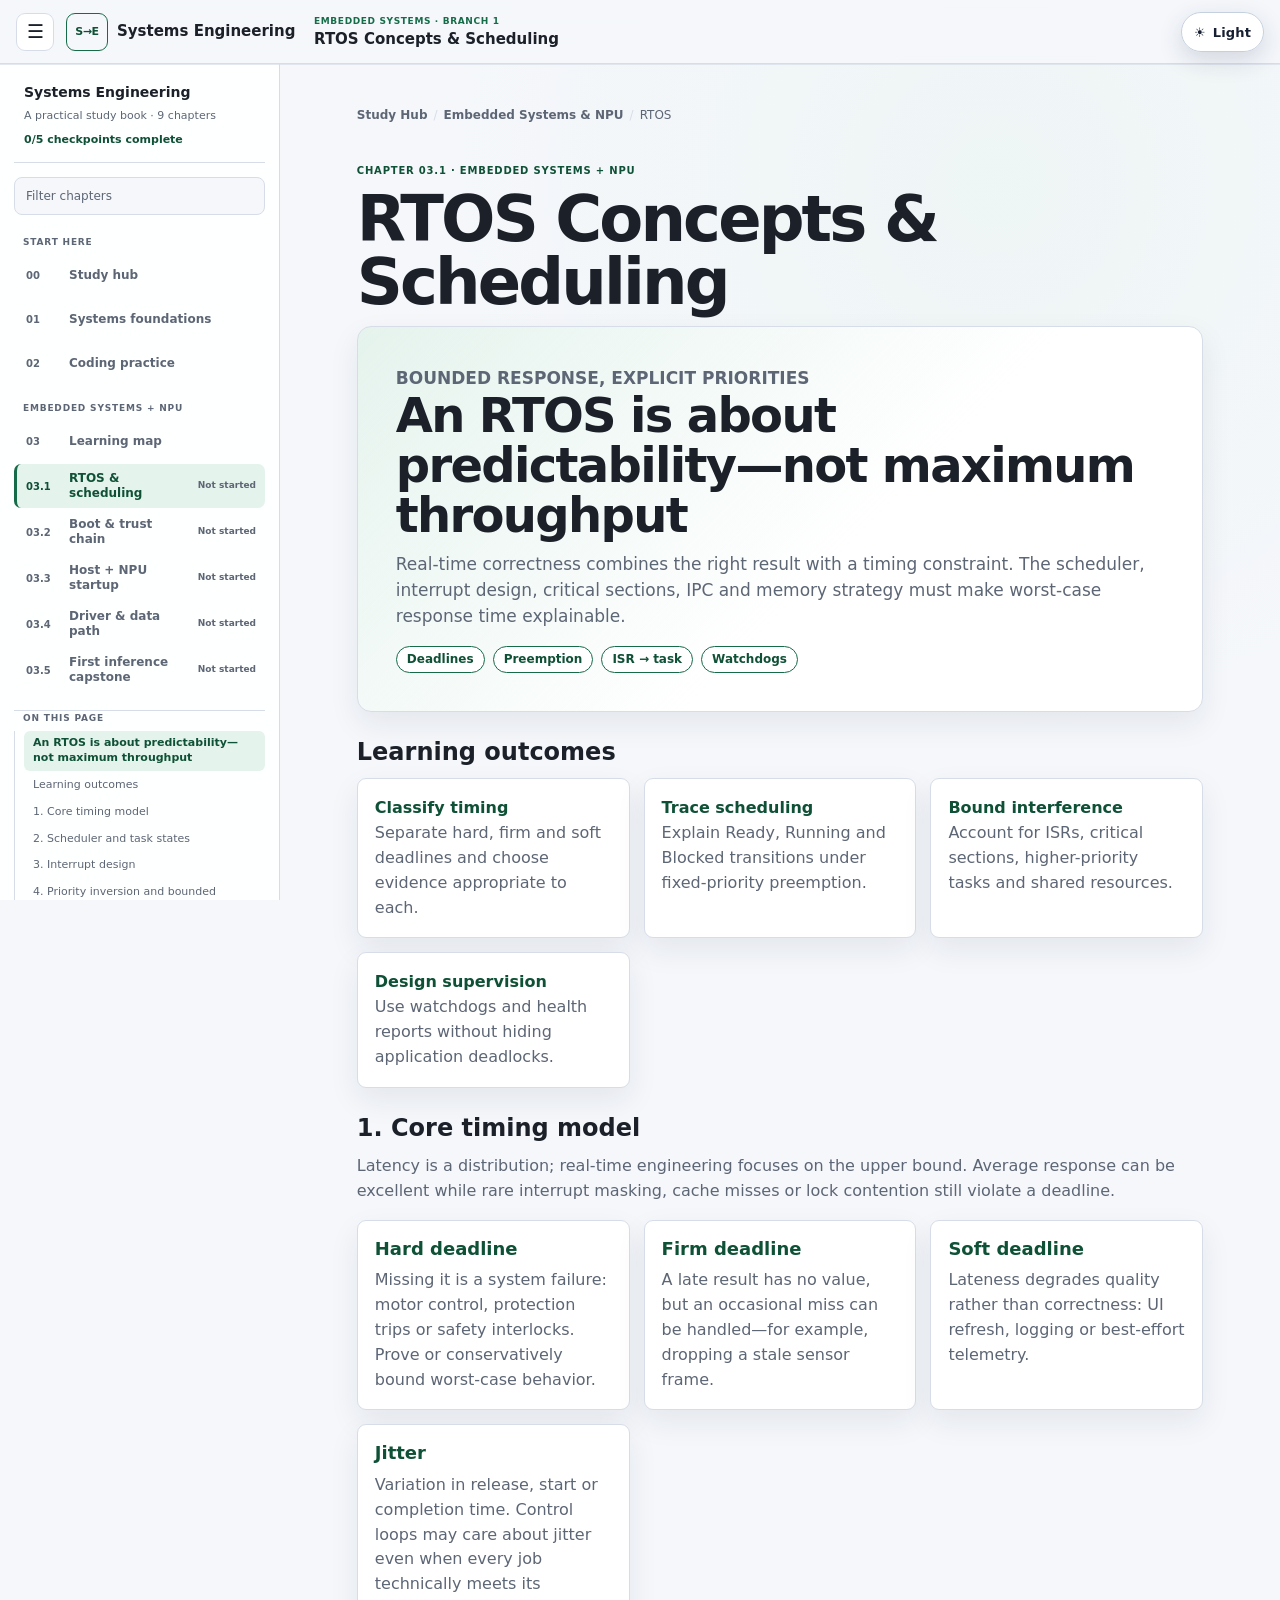
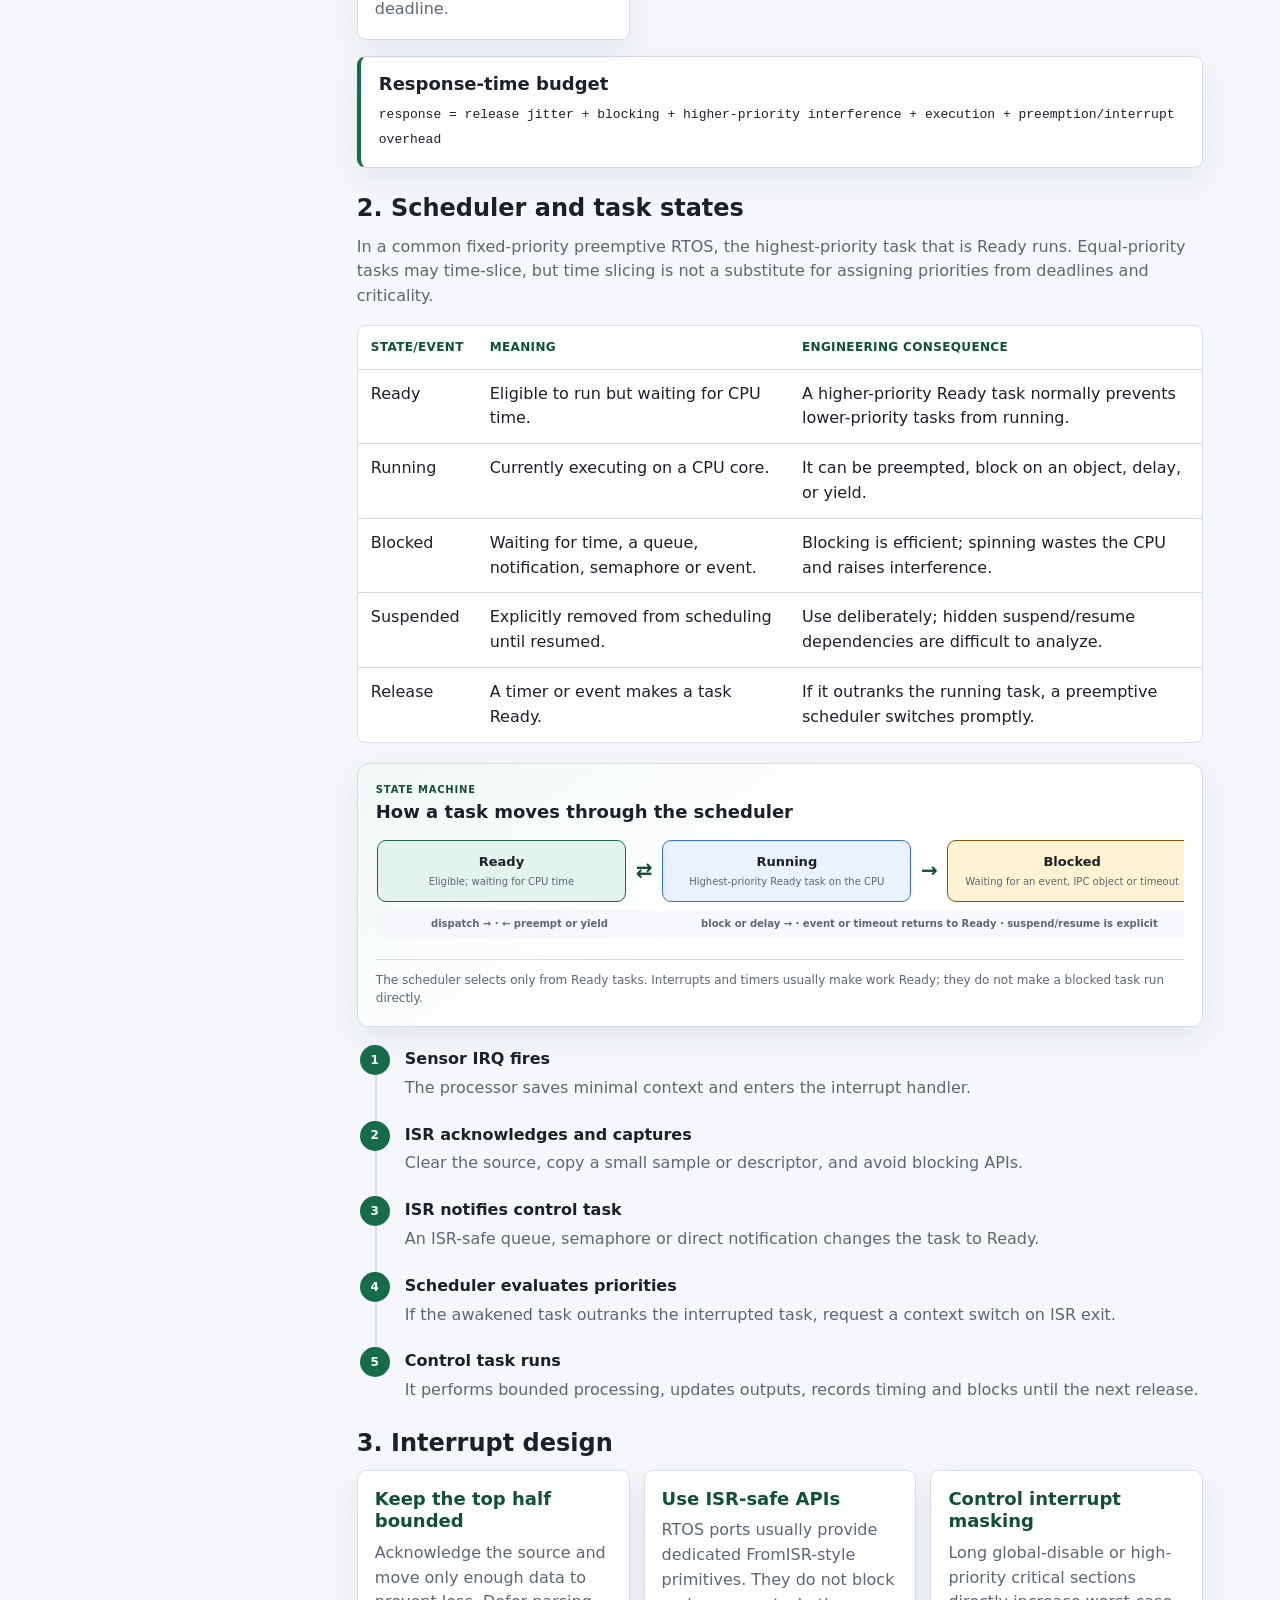
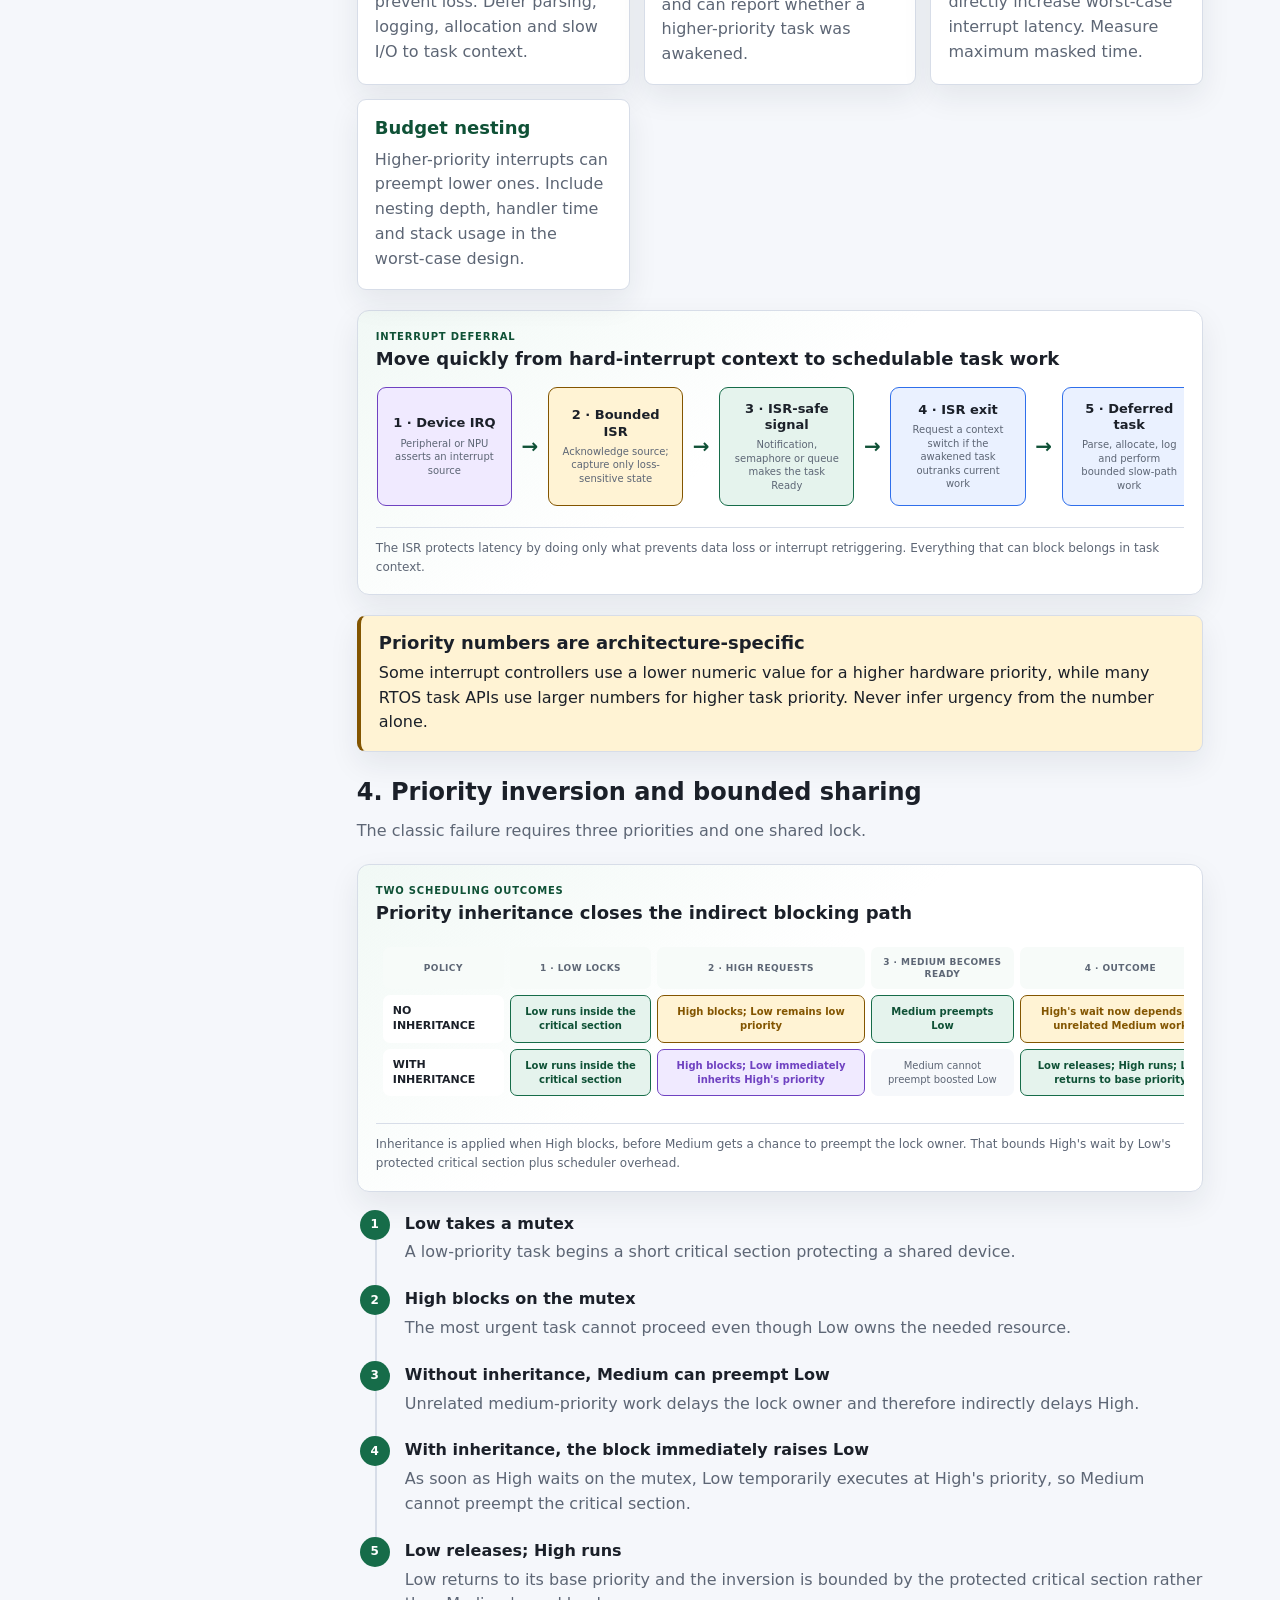
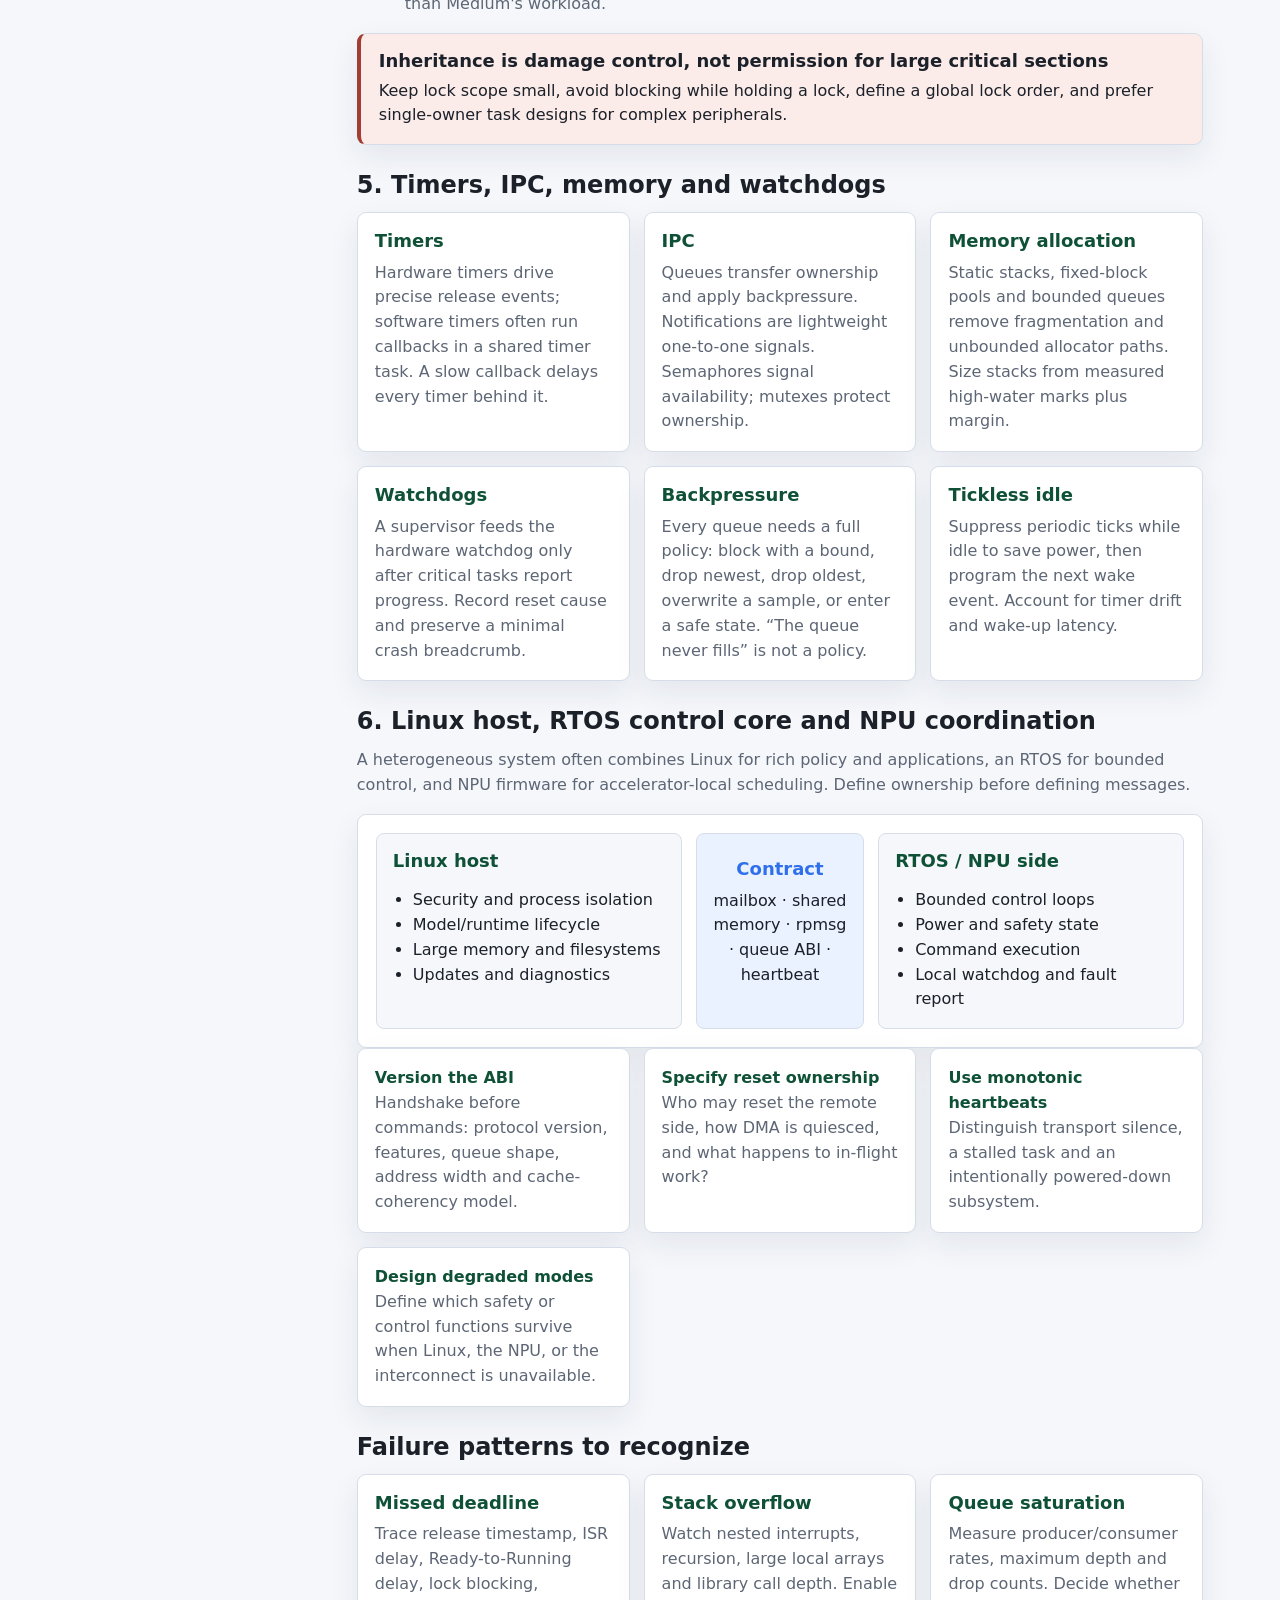
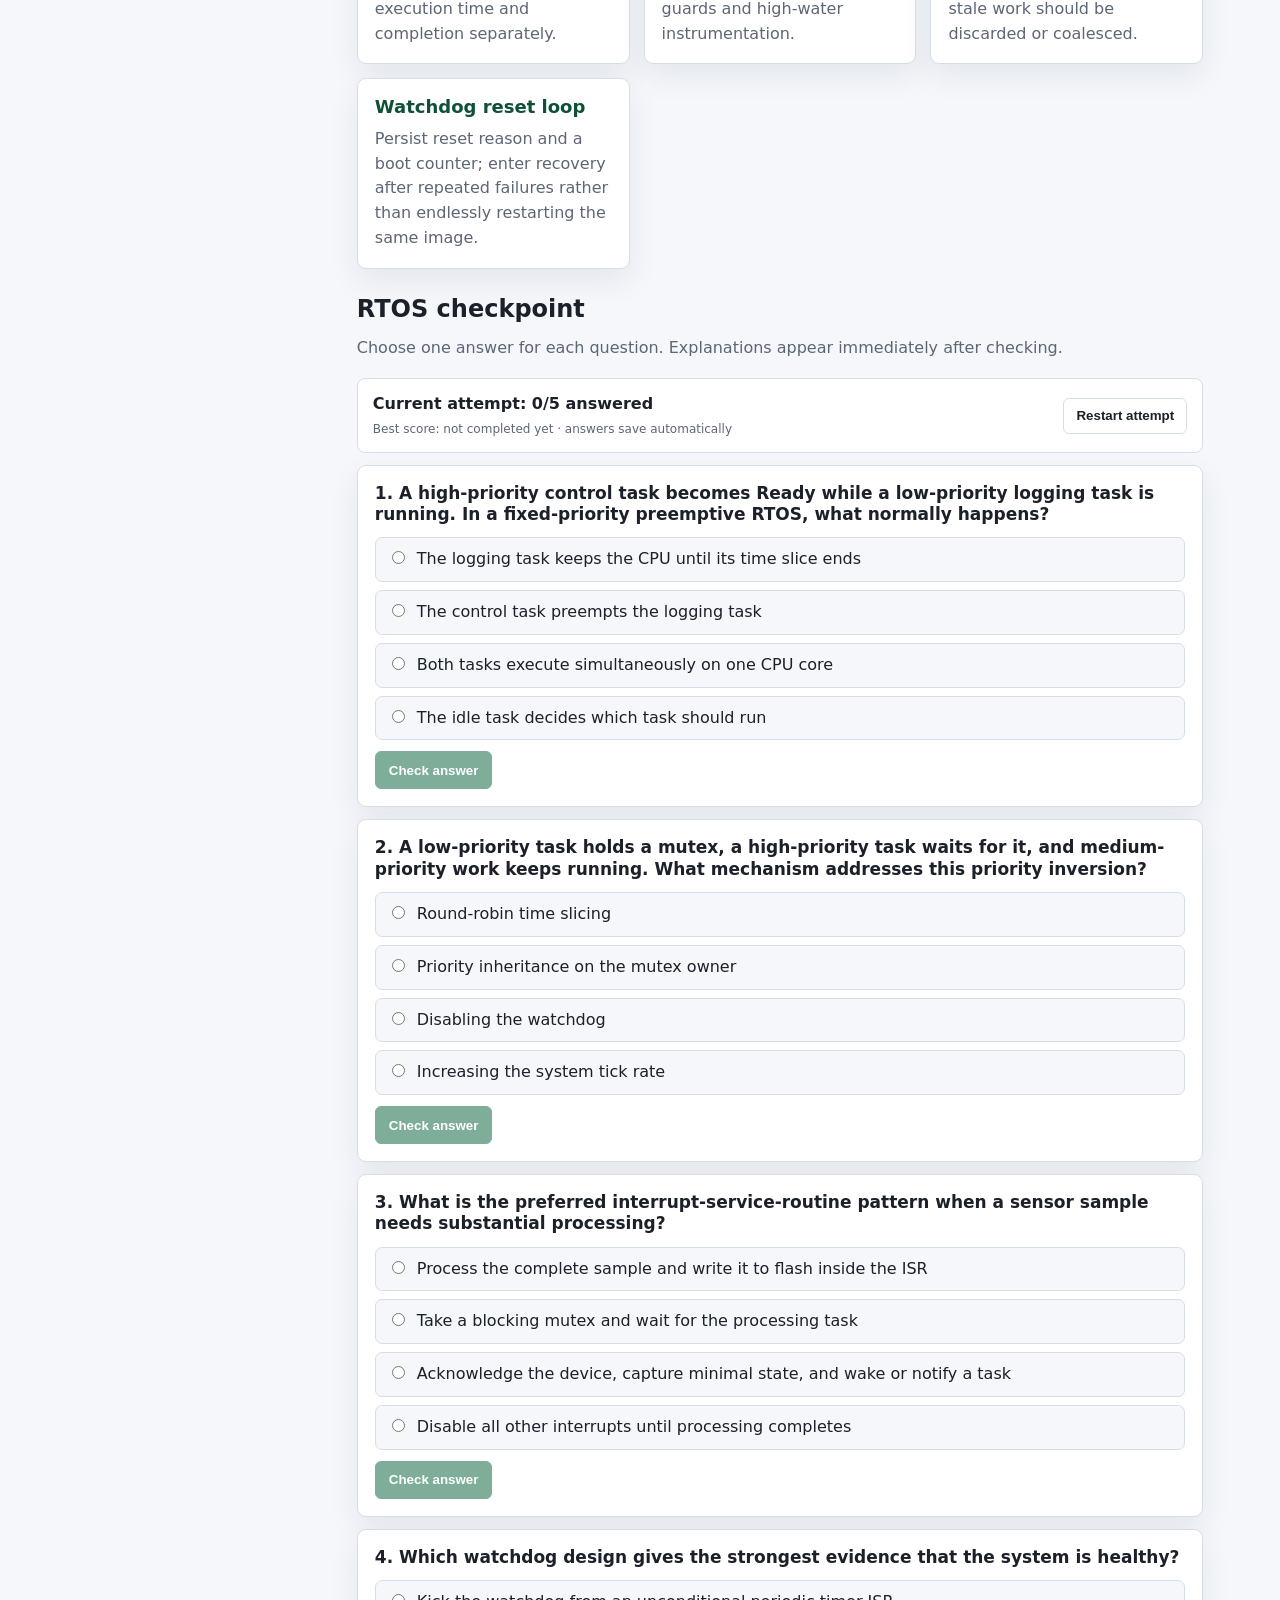
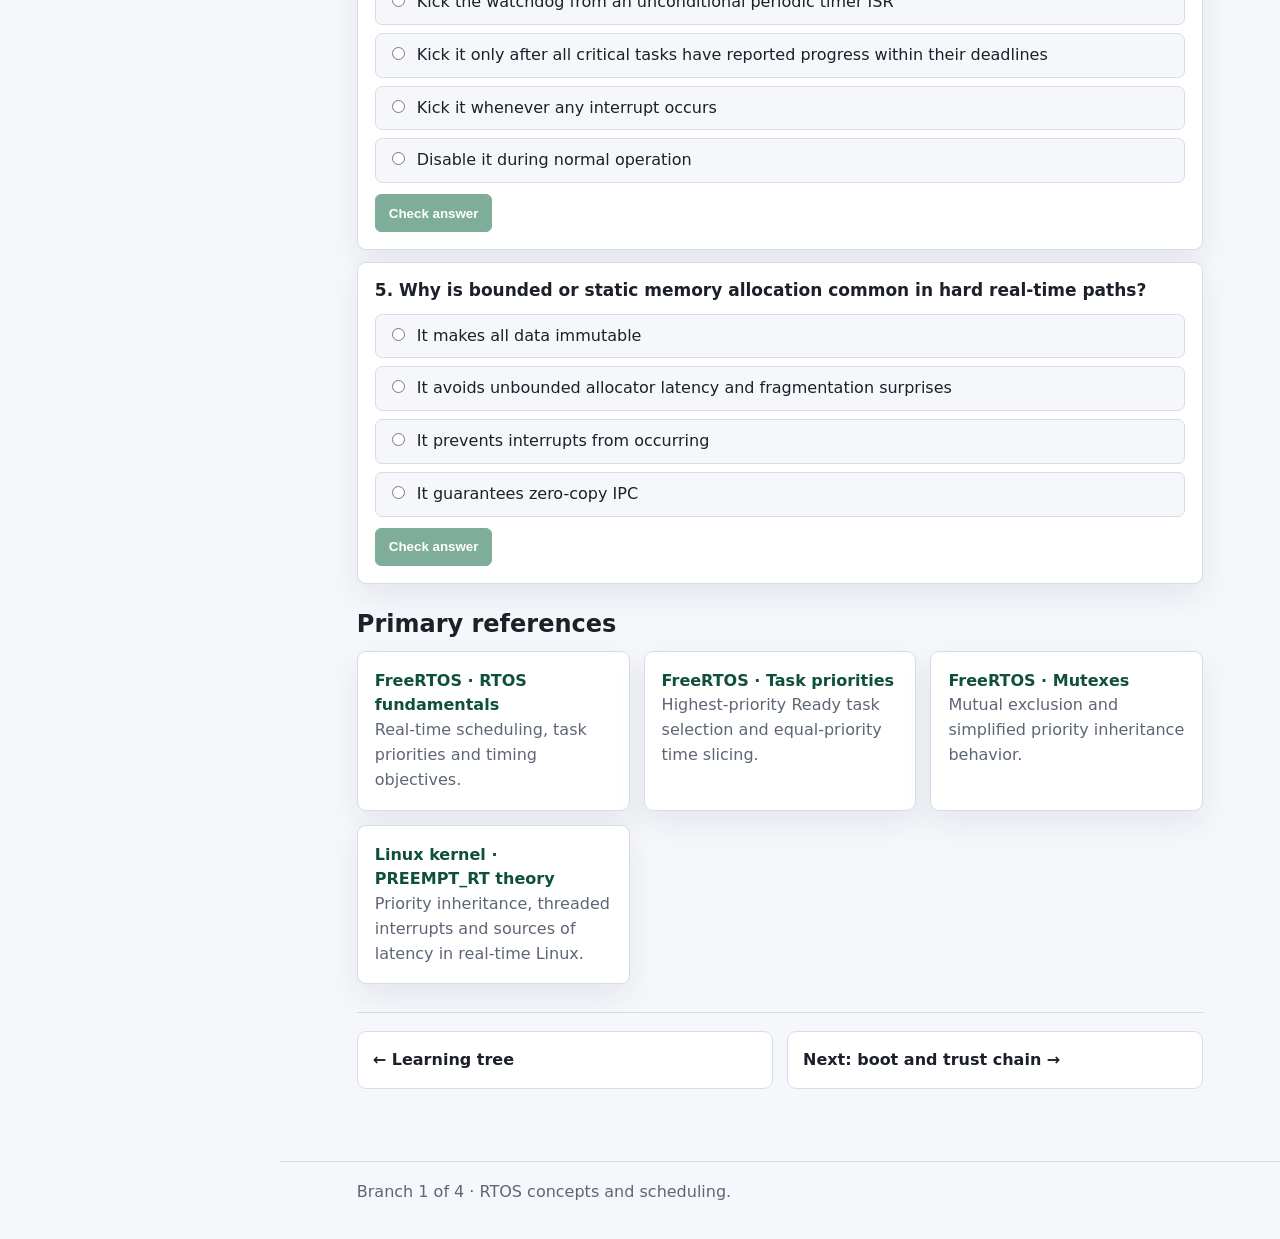
<file: docs/embedded-systems/rtos.html>
<!doctype html>
<html lang="en">
<head>
  <meta charset="utf-8">
  <meta name="viewport" content="width=device-width, initial-scale=1">
  <meta name="description" content="RTOS concepts: deterministic scheduling, interrupts, priority inversion, timers, IPC, memory allocation, watchdogs, and coordination with Linux and NPU processors.">
  <title>RTOS Concepts and Scheduling</title>
  <link rel="stylesheet" href="../styles.css?v=book-2">
  <link rel="stylesheet" href="embedded.css?v=visual-2">
  <script src="../theme-toggle.js"></script>
  <script src="../book-shell.js"></script>
</head>
<body>
  <a class="skip-link" href="#main">Skip to content</a>
  <header class="topbar embedded-topbar">
    <div>
      <p class="eyebrow">Embedded systems · branch 1</p>
      <h1>RTOS Concepts &amp; Scheduling</h1>
    </div>
    <nav aria-label="Site navigation">
      <a href="../index.html">Main Hub</a>
      <a href="index.html">Learning Tree</a>
      <a href="#checkpoint">Quiz</a>
    </nav>
  </header>

  <main id="main">
    <nav class="breadcrumb" aria-label="Breadcrumb">
      <a href="../index.html">Study Hub</a><span aria-hidden="true">/</span>
      <a href="index.html">Embedded Systems &amp; NPU</a><span aria-hidden="true">/</span>
      <span aria-current="page">RTOS</span>
    </nav>

    <div class="topic-layout">
      <aside class="learning-tree" aria-label="Embedded systems learning tree">
        <h2>Learning tree</h2>
        <ul>
          <li><a href="index.html"><span class="tree-kicker">Root</span>Embedded + NPU map</a></li>
          <li><a href="rtos.html" aria-current="page"><span class="tree-kicker">Branch 1</span>RTOS &amp; scheduling</a></li>
          <li><a href="boot-chain.html"><span class="tree-kicker">Branch 2</span>Boot &amp; trust chain</a></li>
          <li><a href="host-npu-startup.html"><span class="tree-kicker">Branch 3</span>Host + NPU startup</a></li>
          <li><a href="npu-data-path.html"><span class="tree-kicker">Branch 4</span>Driver &amp; data path</a></li>
          <li><a href="end-to-end.html"><span class="tree-kicker">Capstone</span>First inference walkthrough</a></li>
        </ul>
      </aside>

      <article class="topic-content">
        <section class="hero-panel">
          <p class="eyebrow">Bounded response, explicit priorities</p>
          <h2>An RTOS is about predictability—not maximum throughput</h2>
          <p>
            Real-time correctness combines the right result with a timing constraint. The scheduler, interrupt
            design, critical sections, IPC and memory strategy must make worst-case response time explainable.
          </p>
          <div class="tag-row"><span class="topic-tag">Deadlines</span><span class="topic-tag">Preemption</span><span class="topic-tag">ISR → task</span><span class="topic-tag">Watchdogs</span></div>
        </section>

        <section class="section" aria-labelledby="outcomes">
          <h2 id="outcomes">Learning outcomes</h2>
          <div class="outcomes">
            <article class="outcome"><strong>Classify timing</strong><p>Separate hard, firm and soft deadlines and choose evidence appropriate to each.</p></article>
            <article class="outcome"><strong>Trace scheduling</strong><p>Explain Ready, Running and Blocked transitions under fixed-priority preemption.</p></article>
            <article class="outcome"><strong>Bound interference</strong><p>Account for ISRs, critical sections, higher-priority tasks and shared resources.</p></article>
            <article class="outcome"><strong>Design supervision</strong><p>Use watchdogs and health reports without hiding application deadlocks.</p></article>
          </div>
        </section>

        <section class="section" aria-labelledby="core-model">
          <h2 id="core-model">1. Core timing model</h2>
          <p class="section-lead">
            Latency is a distribution; real-time engineering focuses on the upper bound. Average response can be
            excellent while rare interrupt masking, cache misses or lock contention still violate a deadline.
          </p>
          <div class="concept-grid">
            <article class="concept-card"><h3>Hard deadline</h3><p>Missing it is a system failure: motor control, protection trips or safety interlocks. Prove or conservatively bound worst-case behavior.</p></article>
            <article class="concept-card"><h3>Firm deadline</h3><p>A late result has no value, but an occasional miss can be handled—for example, dropping a stale sensor frame.</p></article>
            <article class="concept-card"><h3>Soft deadline</h3><p>Lateness degrades quality rather than correctness: UI refresh, logging or best-effort telemetry.</p></article>
            <article class="concept-card"><h3>Jitter</h3><p>Variation in release, start or completion time. Control loops may care about jitter even when every job technically meets its deadline.</p></article>
          </div>
          <div class="callout">
            <h3>Response-time budget</h3>
            <p><code>response = release jitter + blocking + higher-priority interference + execution + preemption/interrupt overhead</code></p>
          </div>
        </section>

        <section class="section" aria-labelledby="scheduler">
          <h2 id="scheduler">2. Scheduler and task states</h2>
          <p class="section-lead">
            In a common fixed-priority preemptive RTOS, the highest-priority task that is Ready runs. Equal-priority
            tasks may time-slice, but time slicing is not a substitute for assigning priorities from deadlines and criticality.
          </p>
          <div class="table-wrap">
            <table class="compare-table">
              <thead><tr><th>State/event</th><th>Meaning</th><th>Engineering consequence</th></tr></thead>
              <tbody>
                <tr><td>Ready</td><td>Eligible to run but waiting for CPU time.</td><td>A higher-priority Ready task normally prevents lower-priority tasks from running.</td></tr>
                <tr><td>Running</td><td>Currently executing on a CPU core.</td><td>It can be preempted, block on an object, delay, or yield.</td></tr>
                <tr><td>Blocked</td><td>Waiting for time, a queue, notification, semaphore or event.</td><td>Blocking is efficient; spinning wastes the CPU and raises interference.</td></tr>
                <tr><td>Suspended</td><td>Explicitly removed from scheduling until resumed.</td><td>Use deliberately; hidden suspend/resume dependencies are difficult to analyze.</td></tr>
                <tr><td>Release</td><td>A timer or event makes a task Ready.</td><td>If it outranks the running task, a preemptive scheduler switches promptly.</td></tr>
              </tbody>
            </table>
          </div>
          <figure class="system-visual" aria-labelledby="task-state-visual-title">
            <div class="visual-heading">
              <p class="visual-kicker">State machine</p>
              <h3 id="task-state-visual-title">How a task moves through the scheduler</h3>
            </div>
            <div class="visual-scroll" role="img" tabindex="0" aria-label="A Ready task is dispatched to Running. Running returns to Ready when preempted or yielding, moves to Blocked when waiting, and a Blocked task returns to Ready after its event or timeout. Suspension can remove a task until an explicit resume.">
              <div class="flow-line">
                <div class="flow-node memory"><strong>Ready</strong><small>Eligible; waiting for CPU time</small></div>
                <div class="flow-arrow" aria-hidden="true">⇄</div>
                <div class="flow-node host"><strong>Running</strong><small>Highest-priority Ready task on the CPU</small></div>
                <div class="flow-arrow" aria-hidden="true">→</div>
                <div class="flow-node security"><strong>Blocked</strong><small>Waiting for an event, IPC object or timeout</small></div>
              </div>
              <div class="state-return" aria-hidden="true">
                <span class="return-ready">dispatch → · ← preempt or yield</span>
                <span class="suspend-route">block or delay → · event or timeout returns to Ready · suspend/resume is explicit</span>
              </div>
            </div>
            <figcaption>The scheduler selects only from Ready tasks. Interrupts and timers usually make work Ready; they do not make a blocked task run directly.</figcaption>
          </figure>
          <ol class="sequence-rail">
            <li><strong>Sensor IRQ fires</strong><p>The processor saves minimal context and enters the interrupt handler.</p></li>
            <li><strong>ISR acknowledges and captures</strong><p>Clear the source, copy a small sample or descriptor, and avoid blocking APIs.</p></li>
            <li><strong>ISR notifies control task</strong><p>An ISR-safe queue, semaphore or direct notification changes the task to Ready.</p></li>
            <li><strong>Scheduler evaluates priorities</strong><p>If the awakened task outranks the interrupted task, request a context switch on ISR exit.</p></li>
            <li><strong>Control task runs</strong><p>It performs bounded processing, updates outputs, records timing and blocks until the next release.</p></li>
          </ol>
        </section>

        <section class="section" aria-labelledby="interrupts">
          <h2 id="interrupts">3. Interrupt design</h2>
          <div class="concept-grid">
            <article class="concept-card"><h3>Keep the top half bounded</h3><p>Acknowledge the source and move only enough data to prevent loss. Defer parsing, logging, allocation and slow I/O to task context.</p></article>
            <article class="concept-card"><h3>Use ISR-safe APIs</h3><p>RTOS ports usually provide dedicated FromISR-style primitives. They do not block and can report whether a higher-priority task was awakened.</p></article>
            <article class="concept-card"><h3>Control interrupt masking</h3><p>Long global-disable or high-priority critical sections directly increase worst-case interrupt latency. Measure maximum masked time.</p></article>
            <article class="concept-card"><h3>Budget nesting</h3><p>Higher-priority interrupts can preempt lower ones. Include nesting depth, handler time and stack usage in the worst-case design.</p></article>
          </div>
          <figure class="system-visual" aria-labelledby="interrupt-deferral-visual-title">
            <div class="visual-heading">
              <p class="visual-kicker">Interrupt deferral</p>
              <h3 id="interrupt-deferral-visual-title">Move quickly from hard-interrupt context to schedulable task work</h3>
            </div>
            <div class="visual-scroll" role="img" tabindex="0" aria-label="A device raises an interrupt. The bounded hard ISR acknowledges the source and captures minimal data. An ISR-safe notification or queue makes a high-priority task Ready. The scheduler may switch on ISR exit. The task performs parsing, allocation, logging or slower I/O in normal task context.">
              <div class="flow-line">
                <div class="flow-node npu"><strong>1 · Device IRQ</strong><small>Peripheral or NPU asserts an interrupt source</small></div>
                <div class="flow-arrow" aria-hidden="true">→</div>
                <div class="flow-node security"><strong>2 · Bounded ISR</strong><small>Acknowledge source; capture only loss-sensitive state</small></div>
                <div class="flow-arrow" aria-hidden="true">→</div>
                <div class="flow-node memory"><strong>3 · ISR-safe signal</strong><small>Notification, semaphore or queue makes the task Ready</small></div>
                <div class="flow-arrow" aria-hidden="true">→</div>
                <div class="flow-node host"><strong>4 · ISR exit</strong><small>Request a context switch if the awakened task outranks current work</small></div>
                <div class="flow-arrow" aria-hidden="true">→</div>
                <div class="flow-node host"><strong>5 · Deferred task</strong><small>Parse, allocate, log and perform bounded slow-path work</small></div>
              </div>
            </div>
            <figcaption>The ISR protects latency by doing only what prevents data loss or interrupt retriggering. Everything that can block belongs in task context.</figcaption>
          </figure>
          <div class="callout warning">
            <h3>Priority numbers are architecture-specific</h3>
            <p>
              Some interrupt controllers use a lower numeric value for a higher hardware priority, while many RTOS
              task APIs use larger numbers for higher task priority. Never infer urgency from the number alone.
            </p>
          </div>
        </section>

        <section class="section" aria-labelledby="inversion">
          <h2 id="inversion">4. Priority inversion and bounded sharing</h2>
          <p class="section-lead">The classic failure requires three priorities and one shared lock.</p>
          <figure class="system-visual" aria-labelledby="inversion-visual-title">
            <div class="visual-heading">
              <p class="visual-kicker">Two scheduling outcomes</p>
              <h3 id="inversion-visual-title">Priority inheritance closes the indirect blocking path</h3>
            </div>
            <div class="visual-scroll" tabindex="0" aria-label="Scrollable comparison of priority inversion with and without inheritance">
              <table class="timeline-board">
                <thead>
                  <tr><th>Policy</th><th>1 · Low locks</th><th>2 · High requests</th><th>3 · Medium becomes Ready</th><th>4 · Outcome</th></tr>
                </thead>
                <tbody>
                  <tr><th>No inheritance</th><td class="lane-running">Low runs inside the critical section</td><td class="lane-blocked">High blocks; Low remains low priority</td><td class="lane-running">Medium preempts Low</td><td class="lane-blocked">High's wait now depends on unrelated Medium work</td></tr>
                  <tr><th>With inheritance</th><td class="lane-running">Low runs inside the critical section</td><td class="lane-boosted">High blocks; Low immediately inherits High's priority</td><td class="lane-idle">Medium cannot preempt boosted Low</td><td class="lane-running">Low releases; High runs; Low returns to base priority</td></tr>
                </tbody>
              </table>
            </div>
            <figcaption>Inheritance is applied when High blocks, before Medium gets a chance to preempt the lock owner. That bounds High's wait by Low's protected critical section plus scheduler overhead.</figcaption>
          </figure>
          <ol class="sequence-rail">
            <li><strong>Low takes a mutex</strong><p>A low-priority task begins a short critical section protecting a shared device.</p></li>
            <li><strong>High blocks on the mutex</strong><p>The most urgent task cannot proceed even though Low owns the needed resource.</p></li>
            <li><strong>Without inheritance, Medium can preempt Low</strong><p>Unrelated medium-priority work delays the lock owner and therefore indirectly delays High.</p></li>
            <li><strong>With inheritance, the block immediately raises Low</strong><p>As soon as High waits on the mutex, Low temporarily executes at High's priority, so Medium cannot preempt the critical section.</p></li>
            <li><strong>Low releases; High runs</strong><p>Low returns to its base priority and the inversion is bounded by the protected critical section rather than Medium's workload.</p></li>
          </ol>
          <div class="callout danger">
            <h3>Inheritance is damage control, not permission for large critical sections</h3>
            <p>Keep lock scope small, avoid blocking while holding a lock, define a global lock order, and prefer single-owner task designs for complex peripherals.</p>
          </div>
        </section>

        <section class="section" aria-labelledby="services">
          <h2 id="services">5. Timers, IPC, memory and watchdogs</h2>
          <div class="concept-grid">
            <article class="concept-card"><h3>Timers</h3><p>Hardware timers drive precise release events; software timers often run callbacks in a shared timer task. A slow callback delays every timer behind it.</p></article>
            <article class="concept-card"><h3>IPC</h3><p>Queues transfer ownership and apply backpressure. Notifications are lightweight one-to-one signals. Semaphores signal availability; mutexes protect ownership.</p></article>
            <article class="concept-card"><h3>Memory allocation</h3><p>Static stacks, fixed-block pools and bounded queues remove fragmentation and unbounded allocator paths. Size stacks from measured high-water marks plus margin.</p></article>
            <article class="concept-card"><h3>Watchdogs</h3><p>A supervisor feeds the hardware watchdog only after critical tasks report progress. Record reset cause and preserve a minimal crash breadcrumb.</p></article>
            <article class="concept-card"><h3>Backpressure</h3><p>Every queue needs a full policy: block with a bound, drop newest, drop oldest, overwrite a sample, or enter a safe state. “The queue never fills” is not a policy.</p></article>
            <article class="concept-card"><h3>Tickless idle</h3><p>Suppress periodic ticks while idle to save power, then program the next wake event. Account for timer drift and wake-up latency.</p></article>
          </div>
        </section>

        <section class="section" aria-labelledby="coordination">
          <h2 id="coordination">6. Linux host, RTOS control core and NPU coordination</h2>
          <p class="section-lead">
            A heterogeneous system often combines Linux for rich policy and applications, an RTOS for bounded control,
            and NPU firmware for accelerator-local scheduling. Define ownership before defining messages.
          </p>
          <div class="architecture-panel">
            <section class="arch-zone"><h3>Linux host</h3><ul><li>Security and process isolation</li><li>Model/runtime lifecycle</li><li>Large memory and filesystems</li><li>Updates and diagnostics</li></ul></section>
            <section class="arch-zone interconnect"><h3>Contract</h3><p>mailbox · shared memory · rpmsg · queue ABI · heartbeat</p></section>
            <section class="arch-zone"><h3>RTOS / NPU side</h3><ul><li>Bounded control loops</li><li>Power and safety state</li><li>Command execution</li><li>Local watchdog and fault report</li></ul></section>
          </div>
          <div class="outcomes">
            <article class="outcome"><strong>Version the ABI</strong><p>Handshake before commands: protocol version, features, queue shape, address width and cache-coherency model.</p></article>
            <article class="outcome"><strong>Specify reset ownership</strong><p>Who may reset the remote side, how DMA is quiesced, and what happens to in-flight work?</p></article>
            <article class="outcome"><strong>Use monotonic heartbeats</strong><p>Distinguish transport silence, a stalled task and an intentionally powered-down subsystem.</p></article>
            <article class="outcome"><strong>Design degraded modes</strong><p>Define which safety or control functions survive when Linux, the NPU, or the interconnect is unavailable.</p></article>
          </div>
        </section>

        <section class="section" aria-labelledby="failure-modes">
          <h2 id="failure-modes">Failure patterns to recognize</h2>
          <div class="failure-grid">
            <article class="failure-card"><h3>Missed deadline</h3><p>Trace release timestamp, ISR delay, Ready-to-Running delay, lock blocking, execution time and completion separately.</p></article>
            <article class="failure-card"><h3>Stack overflow</h3><p>Watch nested interrupts, recursion, large local arrays and library call depth. Enable guards and high-water instrumentation.</p></article>
            <article class="failure-card"><h3>Queue saturation</h3><p>Measure producer/consumer rates, maximum depth and drop counts. Decide whether stale work should be discarded or coalesced.</p></article>
            <article class="failure-card"><h3>Watchdog reset loop</h3><p>Persist reset reason and a boot counter; enter recovery after repeated failures rather than endlessly restarting the same image.</p></article>
          </div>
        </section>

        <section id="checkpoint" class="section" aria-labelledby="checkpoint-title">
          <h2 id="checkpoint-title">RTOS checkpoint</h2>
          <p class="section-lead">Choose one answer for each question. Explanations appear immediately after checking.</p>
          <div class="quiz-shell" data-quiz="rtos"><noscript>Enable JavaScript to use the interactive quiz.</noscript></div>
        </section>

        <section class="section" aria-labelledby="sources">
          <h2 id="sources">Primary references</h2>
          <div class="source-grid">
            <a class="source-card" href="https://www.freertos.org/Documentation/01-FreeRTOS-quick-start/01-Beginners-guide/01-RTOS-fundamentals"><strong>FreeRTOS · RTOS fundamentals</strong><p>Real-time scheduling, task priorities and timing objectives.</p></a>
            <a class="source-card" href="https://www.freertos.org/Documentation/02-Kernel/02-Kernel-features/01-Tasks-and-co-routines/03-Task-priorities"><strong>FreeRTOS · Task priorities</strong><p>Highest-priority Ready task selection and equal-priority time slicing.</p></a>
            <a class="source-card" href="https://freertos.org/Real-time-embedded-RTOS-mutexes.html"><strong>FreeRTOS · Mutexes</strong><p>Mutual exclusion and simplified priority inheritance behavior.</p></a>
            <a class="source-card" href="https://docs.kernel.org/core-api/real-time/theory.html"><strong>Linux kernel · PREEMPT_RT theory</strong><p>Priority inheritance, threaded interrupts and sources of latency in real-time Linux.</p></a>
          </div>
        </section>

        <nav class="page-next" aria-label="Learning path navigation">
          <a href="index.html">← Learning tree</a>
          <a href="boot-chain.html">Next: boot and trust chain →</a>
        </nav>
      </article>
    </div>
  </main>

  <footer><p>Branch 1 of 4 · RTOS concepts and scheduling.</p></footer>
  <script src="progress-state.js"></script>
  <script src="learning-progress.js"></script>
  <script src="quiz.js"></script>
</body>
</html>
</file>
<file: docs/styles.css>
:root {
  color-scheme: light dark;
  --book-header-height: 64px;
  --book-sidebar-width: 280px;
  --bg: #f5f7fb;
  --panel: #ffffff;
  --text: #1b2029;
  --muted: #5d6675;
  --line: #d7dde8;
  --accent: #166c49;
  --accent-strong: #0f5136;
  --accent-soft: #e5f3ed;
  --on-accent: #ffffff;
  --warn: #835500;
  --warn-soft: #fff3d4;
  --shadow: 0 12px 30px rgba(26, 34, 48, 0.08);
}

@media (prefers-color-scheme: dark) {
  :root {
    --bg: #12161d;
    --panel: #1d2430;
    --text: #edf2f7;
    --muted: #b5bfcb;
    --line: #333c4b;
    --accent: #7ad6a2;
    --accent-strong: #a5e8c0;
    --accent-soft: #173626;
    --on-accent: #12161d;
    --warn: #f1ca71;
    --warn-soft: #392a12;
    --shadow: none;
  }
}

:root[data-site-theme="dark"] {
  color-scheme: dark;
  --bg: #12161d;
  --panel: #1d2430;
  --text: #edf2f7;
  --muted: #b5bfcb;
  --line: #333c4b;
  --accent: #7ad6a2;
  --accent-strong: #a5e8c0;
  --accent-soft: #173626;
  --on-accent: #12161d;
  --warn: #f1ca71;
  --warn-soft: #392a12;
  --shadow: none;
}

:root[data-site-theme="light"] {
  color-scheme: light;
  --bg: #f5f7fb;
  --panel: #ffffff;
  --text: #1b2029;
  --muted: #5d6675;
  --line: #d7dde8;
  --accent: #166c49;
  --accent-strong: #0f5136;
  --accent-soft: #e5f3ed;
  --on-accent: #ffffff;
  --warn: #835500;
  --warn-soft: #fff3d4;
  --shadow: 0 12px 30px rgba(26, 34, 48, 0.08);
}

* {
  box-sizing: border-box;
}

.skip-link {
  position: fixed;
  top: 8px;
  left: 8px;
  z-index: 2147483647;
  padding: 8px 12px;
  border-radius: 6px;
  background: var(--accent);
  color: var(--on-accent);
  font-weight: 700;
  transform: translateY(-150%);
}

.skip-link:focus {
  transform: translateY(0);
}

:where(a, button, input, [tabindex]):focus-visible {
  outline: 3px solid var(--accent);
  outline-offset: 3px;
}

body {
  margin: 0;
  background: var(--bg);
  color: var(--text);
  font-family: Arial, Helvetica, sans-serif;
  line-height: 1.55;
}

a {
  color: var(--accent);
  text-decoration-thickness: 1px;
  text-underline-offset: 3px;
}

.topbar {
  display: flex;
  align-items: flex-end;
  justify-content: space-between;
  gap: 24px;
  width: min(1120px, calc(100% - 32px));
  margin: 0 auto;
  padding: 34px 0 22px;
  border-bottom: 1px solid var(--line);
}

.eyebrow {
  margin: 0 0 6px;
  color: var(--accent);
  font-size: 13px;
  font-weight: 700;
  letter-spacing: 0;
  text-transform: uppercase;
}

h1,
h2,
h3,
p {
  margin-top: 0;
}

h1 {
  margin-bottom: 0;
  font-size: 34px;
  line-height: 1.1;
}

h2 {
  margin-bottom: 12px;
  font-size: 24px;
  line-height: 1.2;
}

h3 {
  margin-bottom: 8px;
  font-size: 18px;
  line-height: 1.25;
}

nav {
  display: flex;
  flex-wrap: wrap;
  justify-content: flex-end;
  gap: 10px;
}

nav a,
.button {
  display: inline-flex;
  align-items: center;
  min-height: 38px;
  border: 1px solid var(--line);
  border-radius: 6px;
  padding: 7px 12px;
  background: var(--panel);
  color: var(--text);
  font-weight: 700;
  text-decoration: none;
}

main {
  width: min(1120px, calc(100% - 32px));
  margin: 0 auto;
  padding: 28px 0 56px;
}

.section {
  margin-top: 26px;
}

.intro {
  max-width: 880px;
  margin-bottom: 18px;
}

.intro p,
.section-note {
  color: var(--muted);
}

.quick-grid {
  display: grid;
  grid-template-columns: repeat(auto-fit, minmax(230px, 1fr));
  gap: 14px;
}

.mini-card,
.course,
.doc-link {
  background: var(--panel);
  border: 1px solid var(--line);
  border-radius: 8px;
  box-shadow: var(--shadow);
}

.mini-card {
  padding: 18px;
}

.mini-card p,
.course p {
  margin-bottom: 0;
  color: var(--muted);
}

.status {
  display: inline-flex;
  align-items: center;
  min-height: 26px;
  border-radius: 999px;
  padding: 3px 10px;
  margin-bottom: 12px;
  font-size: 12px;
  font-weight: 700;
}

.status.good {
  background: var(--accent-soft);
  color: var(--accent-strong);
}

.status.warning {
  background: var(--warn-soft);
  color: var(--warn);
}

.table-wrap {
  overflow-x: auto;
  border: 1px solid var(--line);
  border-radius: 8px;
  background: var(--panel);
}

table {
  width: 100%;
  min-width: 780px;
  border-collapse: collapse;
}

th,
td {
  padding: 14px;
  border-bottom: 1px solid var(--line);
  text-align: left;
  vertical-align: top;
}

th {
  background: color-mix(in srgb, var(--panel) 88%, var(--accent-soft));
  font-size: 13px;
  text-transform: uppercase;
  letter-spacing: 0;
}

tr:last-child td {
  border-bottom: 0;
}

.actions {
  display: flex;
  flex-wrap: wrap;
  gap: 10px;
  margin-top: 14px;
}

.button {
  background: var(--accent);
  color: var(--on-accent);
  border-color: var(--accent);
}

.button.secondary {
  background: var(--panel);
  color: var(--text);
  border-color: var(--line);
}

.course {
  padding: 18px;
  margin-bottom: 14px;
}

.doc-grid {
  display: grid;
  grid-template-columns: repeat(auto-fit, minmax(260px, 1fr));
  gap: 14px;
}

.doc-link {
  display: flex;
  flex-direction: column;
  gap: 8px;
  min-height: 136px;
  padding: 18px;
  color: var(--text);
  text-decoration: none;
}

.doc-link strong {
  font-size: 18px;
  line-height: 1.25;
}

.doc-link span {
  color: var(--muted);
}

.doc-link.featured {
  border-color: var(--accent);
}

.split {
  display: grid;
  grid-template-columns: minmax(0, 1.3fr) minmax(260px, 0.7fr);
  gap: 18px;
}

.split article {
  background: var(--panel);
  border: 1px solid var(--line);
  border-radius: 8px;
  padding: 18px;
}

.timeline,
.checklist {
  margin: 0;
  padding-left: 22px;
}

.timeline li,
.checklist li {
  margin-bottom: 8px;
}

.sources,
.link-list {
  display: flex;
  flex-wrap: wrap;
  gap: 10px;
  margin-top: 14px;
}

.sources a,
.link-list a {
  display: inline-flex;
  align-items: center;
  min-height: 34px;
  border: 1px solid var(--line);
  border-radius: 6px;
  padding: 6px 10px;
  background: var(--panel);
  text-decoration: none;
}

footer {
  width: min(1120px, calc(100% - 32px));
  margin: 0 auto;
  padding: 18px 0 34px;
  color: var(--muted);
  border-top: 1px solid var(--line);
}

footer p {
  margin-bottom: 0;
}

.site-theme-toggle {
  position: fixed;
  top: max(12px, env(safe-area-inset-top));
  right: max(12px, env(safe-area-inset-right));
  z-index: 2147483647;
  display: inline-flex;
  align-items: center;
  gap: 7px;
  min-height: 40px;
  padding: 8px 12px;
  border: 1px solid rgba(148, 163, 184, 0.55);
  border-radius: 999px;
  background: rgba(10, 18, 30, 0.9);
  color: #f8fafc;
  font: 700 13px/1 system-ui, sans-serif;
  letter-spacing: 0.01em;
  cursor: pointer;
  box-shadow: 0 8px 24px rgba(0, 0, 0, 0.24);
  backdrop-filter: blur(12px);
}

:root[data-site-theme="light"] .site-theme-toggle {
  background: rgba(255, 255, 255, 0.94);
  color: #172033;
  border-color: #c5d0de;
  box-shadow: 0 8px 24px rgba(30, 48, 74, 0.16);
}

.site-theme-toggle:hover {
  transform: translateY(-1px);
}

.site-theme-toggle:focus-visible {
  outline-color: #38bdf8;
}

@media (max-width: 760px) {
  .topbar {
    align-items: flex-start;
    flex-direction: column;
  }

  nav {
    justify-content: flex-start;
  }

  .split {
    grid-template-columns: 1fr;
  }

  h1 {
    font-size: 30px;
  }
}

@media (max-width: 520px) {
  .site-theme-toggle {
    padding: 9px;
  }

  .site-theme-toggle-label {
    display: none;
  }
}

@media print {
  .site-theme-toggle {
    display: none !important;
  }
}

/* Book-style reading shell */
.visually-hidden {
  position: absolute !important;
  width: 1px !important;
  height: 1px !important;
  padding: 0 !important;
  margin: -1px !important;
  overflow: hidden !important;
  clip: rect(0, 0, 0, 0) !important;
  white-space: nowrap !important;
  border: 0 !important;
}

body.book-ready {
  background:
    radial-gradient(circle at 78% 2%, color-mix(in srgb, var(--accent-soft) 42%, transparent), transparent 34rem),
    var(--bg);
  font-family: Inter, ui-sans-serif, system-ui, -apple-system, BlinkMacSystemFont, "Segoe UI", sans-serif;
}

body.book-ready .topbar {
  position: sticky;
  top: 0;
  z-index: 100;
  flex-direction: row;
  flex-wrap: nowrap;
  width: 100%;
  max-width: none;
  height: var(--book-header-height);
  margin: 0;
  padding: 8px 92px 8px 16px;
  align-items: center;
  gap: 18px;
  border-bottom: 1px solid var(--line);
  background: color-mix(in srgb, var(--bg) 88%, transparent);
  box-shadow: 0 1px 0 color-mix(in srgb, var(--line) 66%, transparent);
  backdrop-filter: blur(16px);
}

body.book-ready .topbar > nav {
  display: none;
}

.book-brand-cluster {
  display: flex;
  align-items: center;
  gap: 12px;
  flex: 0 0 var(--book-sidebar-width);
  min-width: 0;
}

.book-menu-button {
  display: inline-grid;
  width: 38px;
  height: 38px;
  flex: none;
  place-items: center;
  padding: 0;
  border: 1px solid var(--line);
  border-radius: 9px;
  background: var(--panel);
  color: var(--text);
  font-size: 19px;
  line-height: 1;
  cursor: pointer;
}

.book-menu-button:hover {
  border-color: var(--accent);
  background: var(--accent-soft);
  color: var(--accent-strong);
}

.book-brand {
  display: flex;
  min-width: 0;
  align-items: center;
  gap: 9px;
  color: var(--text);
  text-decoration: none;
}

.book-brand-mark {
  display: inline-grid;
  width: 42px;
  height: 38px;
  flex: none;
  place-items: center;
  border: 1px solid var(--accent);
  border-radius: 9px;
  color: var(--accent-strong);
  font-size: 11px;
  font-weight: 900;
  letter-spacing: -0.04em;
}

.book-brand-name {
  overflow: hidden;
  font-size: 15px;
  text-overflow: ellipsis;
  white-space: nowrap;
}

.book-current-title {
  min-width: 0;
  flex: 1;
}

body.book-ready .book-current-title .eyebrow {
  margin-bottom: 2px;
  font-size: 9px;
  letter-spacing: 0.07em;
}

.book-header-page-title {
  display: block;
  overflow: hidden;
  font-size: 15px;
  font-weight: 800;
  line-height: 1.2;
  text-overflow: ellipsis;
  white-space: nowrap;
}

.book-reading-progress {
  position: absolute;
  left: 0;
  bottom: -1px;
  width: 0;
  height: 2px;
  background: var(--accent);
  transition: width 80ms linear;
}

body.book-ready .site-theme-toggle {
  top: 12px;
  right: 16px;
  min-height: 40px;
}

.book-sidebar {
  position: fixed;
  top: var(--book-header-height);
  left: 0;
  bottom: 0;
  z-index: 90;
  width: var(--book-sidebar-width);
  padding: 18px 14px 28px;
  overflow-y: auto;
  overscroll-behavior: contain;
  border-right: 1px solid var(--line);
  background: color-mix(in srgb, var(--panel) 94%, var(--bg));
  scrollbar-color: var(--line) transparent;
  scrollbar-width: thin;
  transition: transform 180ms ease;
}

.book-sidebar-intro {
  display: grid;
  gap: 3px;
  padding: 0 10px 14px;
  border-bottom: 1px solid var(--line);
}

.book-sidebar-intro strong {
  font-size: 14px;
}

.book-sidebar-intro span {
  color: var(--muted);
  font-size: 11px;
}

.book-course-progress {
  margin-top: 4px;
  color: var(--accent-strong) !important;
  font-weight: 800;
}

.book-nav-filter {
  width: 100%;
  height: 38px;
  margin: 14px 0 4px;
  padding: 7px 11px;
  border: 1px solid var(--line);
  border-radius: 8px;
  background: var(--bg);
  color: var(--text);
  font: inherit;
  font-size: 12px;
}

.book-nav-filter::placeholder {
  color: var(--muted);
}

.book-nav-group {
  margin-top: 18px;
}

.book-nav-group[hidden],
.book-nav-list li[hidden] {
  display: none;
}

.book-nav-group-title {
  margin: 0 9px 7px;
  color: var(--muted);
  font-size: 9px;
  font-weight: 900;
  letter-spacing: 0.09em;
  text-transform: uppercase;
}

.book-nav-list {
  display: grid;
  gap: 2px;
  margin: 0;
  padding: 0;
  list-style: none;
}

.book-nav-link {
  display: grid;
  grid-template-columns: 36px minmax(0, 1fr) auto;
  gap: 7px;
  align-items: center;
  min-height: 42px;
  padding: 7px 9px;
  border-left: 3px solid transparent;
  border-radius: 7px;
  color: var(--muted);
  text-decoration: none;
}

.book-nav-link:hover {
  background: color-mix(in srgb, var(--accent-soft) 65%, transparent);
  color: var(--text);
}

.book-nav-link.active {
  border-left-color: var(--accent);
  background: var(--accent-soft);
  color: var(--accent-strong);
}

.book-nav-code {
  font-size: 10px;
  font-weight: 900;
  font-variant-numeric: tabular-nums;
}

.book-nav-title {
  min-width: 0;
  font-size: 12px;
  font-weight: 700;
  line-height: 1.25;
}

.book-nav-progress {
  color: var(--muted);
  font-size: 9px;
  font-weight: 800;
  white-space: nowrap;
}

.book-nav-progress.active {
  color: var(--warn);
}

.book-nav-progress.complete {
  color: var(--accent-strong);
}

.book-on-page {
  padding-top: 2px;
  border-top: 1px solid var(--line);
}

.book-section-list {
  padding-left: 9px;
  border-left: 1px solid var(--line);
}

.book-section-link {
  display: block;
  padding: 5px 9px;
  border-radius: 6px;
  color: var(--muted);
  font-size: 11px;
  line-height: 1.35;
  text-decoration: none;
}

.book-section-link:hover,
.book-section-link.active {
  background: var(--accent-soft);
  color: var(--accent-strong);
}

.book-section-link.active {
  font-weight: 800;
}

.book-repository-link {
  display: block;
  margin: 22px 9px 0;
  padding-top: 14px;
  border-top: 1px solid var(--line);
  color: var(--muted);
  font-size: 11px;
  font-weight: 700;
  text-decoration: none;
}

.book-sidebar-overlay {
  display: none;
  position: fixed;
  inset: var(--book-header-height) 0 0;
  z-index: 80;
  border: 0;
  background: rgba(8, 15, 24, 0.48);
  cursor: pointer;
}

body.book-ready main {
  width: calc(100% - var(--book-sidebar-width));
  max-width: none;
  min-height: calc(100vh - var(--book-header-height));
  margin: 0 0 0 var(--book-sidebar-width);
  padding: 42px clamp(28px, 6vw, 82px) 72px;
  transition: width 180ms ease, margin-left 180ms ease;
}

body.book-ready main > * {
  width: min(100%, 900px);
  margin-right: auto;
  margin-left: auto;
}

body.book-ready .topic-layout {
  display: block;
  width: min(100%, 900px);
}

body.book-ready .topic-content {
  width: 100%;
}

body.book-ready .learning-tree {
  display: none;
}

body.book-ready .breadcrumb {
  align-items: center;
  justify-content: flex-start;
  gap: 6px;
  margin-bottom: 16px;
  font-size: 12px;
}

body.book-ready .breadcrumb a {
  min-height: 0;
  padding: 0;
  border: 0;
  background: transparent;
  font-weight: 700;
}

.book-page-heading {
  padding: 22px 0 12px;
}

.book-page-meta {
  margin-bottom: 10px;
  color: var(--accent-strong);
  font-size: 10px;
  font-weight: 900;
  letter-spacing: 0.08em;
  text-transform: uppercase;
}

.book-page-title {
  max-width: 840px;
  margin: 0;
  font-size: clamp(40px, 6vw, 64px);
  letter-spacing: -0.045em;
  line-height: 0.98;
}

body.book-ready .hero-panel {
  padding: clamp(22px, 4vw, 38px);
  border-radius: 14px;
}

body.book-ready .hero-panel h2 {
  font-size: clamp(30px, 4.6vw, 48px);
  letter-spacing: -0.035em;
  line-height: 1.04;
}

body.book-ready .section,
body.book-ready main h2[id] {
  scroll-margin-top: calc(var(--book-header-height) + 22px);
}

body.book-ready footer {
  width: calc(100% - var(--book-sidebar-width));
  max-width: none;
  margin-left: var(--book-sidebar-width);
  padding-right: clamp(28px, 6vw, 82px);
  padding-left: clamp(28px, 6vw, 82px);
  transition: width 180ms ease, margin-left 180ms ease;
}

.book-page-turn {
  display: grid;
  grid-template-columns: repeat(2, minmax(0, 1fr));
  gap: 14px;
  margin-top: 36px !important;
  padding-top: 20px;
  border-top: 1px solid var(--line);
}

.book-page-turn-link {
  display: grid;
  gap: 3px;
  min-height: 78px;
  padding: 14px 16px;
  border: 1px solid var(--line);
  border-radius: 10px;
  background: var(--panel);
  color: var(--text);
  text-decoration: none;
}

.book-page-turn-link.next {
  text-align: right;
}

.book-page-turn-link span {
  color: var(--muted);
  font-size: 11px;
  font-weight: 700;
}

.book-page-turn-link:hover {
  border-color: var(--accent);
  background: var(--accent-soft);
}

.book-page-turn-spacer {
  min-height: 1px;
}

body.book-ready .page-next {
  display: grid;
  grid-template-columns: repeat(2, minmax(0, 1fr));
  gap: 14px;
}

body.book-ready .page-next a {
  min-height: 58px;
  padding: 12px 15px;
  border-radius: 9px;
}

body.book-sidebar-collapsed .book-sidebar {
  transform: translateX(-100%);
}

body.book-sidebar-collapsed main {
  width: 100%;
  margin-left: 0;
}

body.book-sidebar-collapsed footer {
  width: 100%;
  margin-left: 0;
}

@media (max-width: 980px) {
  .book-brand-cluster {
    flex-basis: auto;
  }

  .book-sidebar {
    width: min(86vw, var(--book-sidebar-width));
    transform: translateX(-100%);
    box-shadow: 20px 0 50px rgba(8, 15, 24, 0.2);
  }

  body.book-sidebar-open {
    overflow: hidden;
  }

  body.book-sidebar-open .book-sidebar {
    transform: translateX(0);
  }

  body.book-sidebar-open .book-sidebar-overlay {
    display: block;
  }

  body.book-ready main,
  body.book-sidebar-collapsed main {
    width: 100%;
    margin-left: 0;
    padding-right: clamp(20px, 6vw, 56px);
    padding-left: clamp(20px, 6vw, 56px);
  }

  body.book-ready footer,
  body.book-sidebar-collapsed footer {
    width: 100%;
    margin-left: 0;
  }
}

@media (max-width: 640px) {
  body.book-ready .topbar {
    padding-right: 66px;
    padding-left: 10px;
    gap: 10px;
  }

  .book-brand-name,
  body.book-ready .book-current-title .eyebrow {
    display: none;
  }

  .book-brand-mark {
    width: 38px;
  }

  .book-header-page-title {
    font-size: 13px;
  }

  body.book-ready .site-theme-toggle {
    right: 10px;
  }

  body.book-ready .site-theme-toggle-label {
    display: none;
  }

  body.book-ready main {
    padding-top: 24px;
    padding-right: 14px;
    padding-left: 14px;
  }

  body.book-ready .hero-panel {
    padding: 22px 19px;
  }

  .book-page-heading {
    padding-top: 14px;
  }

  .book-page-title {
    font-size: clamp(36px, 12vw, 52px);
  }

  body.book-ready .hero-panel h2 {
    font-size: clamp(28px, 9vw, 38px);
  }

  .book-page-turn {
    grid-template-columns: 1fr;
  }

  body.book-ready .page-next {
    grid-template-columns: 1fr;
  }

  .book-page-turn-link.next {
    text-align: left;
  }
}

@media print {
  .book-sidebar,
  .book-sidebar-overlay,
  .book-brand-cluster,
  .book-reading-progress {
    display: none !important;
  }

  body.book-ready .topbar {
    position: static;
    height: auto;
    padding: 0 0 16px;
  }

  body.book-ready main,
  body.book-ready footer {
    width: 100%;
    margin-left: 0;
    padding-right: 0;
    padding-left: 0;
  }
}
</file>
<file: docs/embedded-systems/embedded.css>
:root {
  --blue: #2f6feb;
  --blue-soft: #eaf1ff;
  --violet: #6f42c1;
  --violet-soft: #f0eaff;
  --danger: #a13d32;
  --danger-soft: #fbecea;
  --code-bg: #101722;
  --code-text: #dbe8f6;
}

@media (prefers-color-scheme: dark) {
  :root {
    --blue: #8ab4ff;
    --blue-soft: #172846;
    --violet: #c7a7ff;
    --violet-soft: #30234a;
    --danger: #ffaaa0;
    --danger-soft: #44201d;
    --code-bg: #0b1018;
    --code-text: #dbe8f6;
  }
}

:root[data-site-theme="dark"] {
  --blue: #8ab4ff;
  --blue-soft: #172846;
  --violet: #c7a7ff;
  --violet-soft: #30234a;
  --danger: #ffaaa0;
  --danger-soft: #44201d;
  --code-bg: #0b1018;
  --code-text: #dbe8f6;
}

:root[data-site-theme="light"] {
  --blue: #2f6feb;
  --blue-soft: #eaf1ff;
  --violet: #6f42c1;
  --violet-soft: #f0eaff;
  --danger: #a13d32;
  --danger-soft: #fbecea;
  --code-bg: #101722;
  --code-text: #dbe8f6;
}

.skip-link {
  position: absolute;
  left: 12px;
  top: -60px;
  z-index: 1000;
  padding: 9px 13px;
  border-radius: 6px;
  background: var(--accent);
  color: var(--on-accent);
  font-weight: 700;
}

.skip-link:focus {
  top: 12px;
}

.embedded-topbar {
  align-items: center;
}

.embedded-topbar h1 {
  max-width: 760px;
}

.breadcrumb {
  display: flex;
  flex-wrap: wrap;
  gap: 7px;
  margin: 0 0 18px;
  color: var(--muted);
  font-size: 13px;
}

.breadcrumb a {
  color: var(--muted);
}

.breadcrumb span[aria-hidden="true"] {
  color: var(--line);
}

.topic-layout {
  display: grid;
  grid-template-columns: minmax(220px, 280px) minmax(0, 1fr);
  gap: 24px;
  align-items: start;
}

.learning-tree {
  position: sticky;
  top: 14px;
  padding: 18px;
  border: 1px solid var(--line);
  border-radius: 10px;
  background: var(--panel);
  box-shadow: var(--shadow);
}

.learning-tree h2 {
  margin-bottom: 14px;
  font-size: 16px;
}

.learning-tree ul {
  list-style: none;
  margin: 0;
  padding: 0 0 0 13px;
  border-left: 2px solid var(--line);
}

.learning-tree li {
  position: relative;
  margin: 0;
  padding: 4px 0 4px 13px;
}

.learning-tree li::before {
  content: "";
  position: absolute;
  left: -14px;
  top: 18px;
  width: 12px;
  border-top: 2px solid var(--line);
}

.learning-tree a {
  display: block;
  padding: 7px 9px;
  border-radius: 6px;
  color: var(--text);
  font-size: 13px;
  font-weight: 700;
  line-height: 1.3;
  text-decoration: none;
}

.learning-tree a:hover,
.learning-tree a[aria-current="page"] {
  background: var(--accent-soft);
  color: var(--accent-strong);
}

.learning-tree .tree-kicker {
  display: block;
  margin-bottom: 2px;
  color: var(--muted);
  font-size: 10px;
  font-weight: 700;
  letter-spacing: 0.04em;
  text-transform: uppercase;
}

.learning-tree .tree-progress {
  display: block;
  margin-top: 4px;
  color: var(--muted);
  font-size: 10px;
  font-weight: 700;
}

.learning-tree .tree-progress.active {
  color: var(--warn);
}

.learning-tree .tree-progress.complete {
  color: var(--accent-strong);
}

.topic-content {
  min-width: 0;
}

.hero-panel {
  padding: 24px;
  border: 1px solid var(--line);
  border-radius: 12px;
  background:
    linear-gradient(135deg, var(--accent-soft), transparent 58%),
    var(--panel);
  box-shadow: var(--shadow);
}

.hero-panel h2 {
  max-width: 820px;
  margin-bottom: 10px;
  font-size: clamp(26px, 4vw, 40px);
}

.hero-panel > p {
  max-width: 850px;
  margin-bottom: 0;
  color: var(--muted);
  font-size: 17px;
}

.tag-row {
  display: flex;
  flex-wrap: wrap;
  gap: 8px;
  margin-top: 16px;
}

.topic-tag {
  display: inline-flex;
  align-items: center;
  min-height: 27px;
  padding: 3px 10px;
  border: 1px solid var(--accent);
  border-radius: 999px;
  background: var(--panel);
  color: var(--accent-strong);
  font-size: 12px;
  font-weight: 700;
}

.outcomes,
.concept-grid,
.variant-grid,
.failure-grid,
.source-grid {
  display: grid;
  grid-template-columns: repeat(auto-fit, minmax(240px, 1fr));
  gap: 14px;
}

.outcome,
.concept-card,
.variant-card,
.failure-card,
.source-card,
.quiz-card,
.architecture-panel,
.callout {
  border: 1px solid var(--line);
  border-radius: 9px;
  background: var(--panel);
  box-shadow: var(--shadow);
}

.outcome,
.concept-card,
.variant-card,
.failure-card,
.source-card {
  padding: 17px;
}

.outcome strong,
.concept-card h3,
.variant-card h3,
.failure-card h3,
.source-card strong {
  color: var(--accent-strong);
}

.outcome p,
.concept-card p,
.variant-card p,
.failure-card p,
.source-card p {
  margin-bottom: 0;
  color: var(--muted);
}

.section-lead {
  max-width: 860px;
  color: var(--muted);
}

.step-flow {
  display: grid;
  grid-template-columns: repeat(auto-fit, minmax(150px, 1fr));
  gap: 10px;
  margin: 16px 0 0;
  padding: 0;
  list-style: none;
  counter-reset: stage;
}

.step-flow li {
  position: relative;
  min-height: 108px;
  padding: 15px;
  border: 1px solid var(--line);
  border-radius: 9px;
  background: var(--panel);
  box-shadow: var(--shadow);
  counter-increment: stage;
}

.step-flow li::before {
  content: counter(stage, decimal-leading-zero);
  display: block;
  margin-bottom: 9px;
  color: var(--accent);
  font-size: 12px;
  font-weight: 800;
  letter-spacing: 0.05em;
}

.step-flow strong {
  display: block;
  margin-bottom: 5px;
}

.step-flow span {
  display: block;
  color: var(--muted);
  font-size: 13px;
}

.sequence-rail {
  margin: 18px 0 0;
  padding: 0;
  list-style: none;
  counter-reset: sequence;
}

.sequence-rail li {
  position: relative;
  margin-left: 18px;
  padding: 0 0 22px 28px;
  border-left: 2px solid var(--line);
  counter-increment: sequence;
}

.sequence-rail li:last-child {
  padding-bottom: 0;
  border-left-color: transparent;
}

.sequence-rail li::before {
  content: counter(sequence);
  position: absolute;
  left: -17px;
  top: -2px;
  display: grid;
  width: 30px;
  height: 30px;
  place-items: center;
  border-radius: 50%;
  background: var(--accent);
  color: var(--on-accent);
  font-size: 12px;
  font-weight: 800;
}

.sequence-rail strong {
  display: block;
  margin-bottom: 4px;
}

.sequence-rail p {
  margin-bottom: 0;
  color: var(--muted);
}

.callout {
  margin: 16px 0;
  padding: 16px 18px;
  border-left: 4px solid var(--accent);
}

.callout.warning {
  border-left-color: var(--warn);
  background: var(--warn-soft);
}

.callout.danger {
  border-left-color: var(--danger);
  background: var(--danger-soft);
}

.callout h3 {
  margin-bottom: 6px;
}

.callout p:last-child {
  margin-bottom: 0;
}

.architecture-panel {
  display: grid;
  grid-template-columns: minmax(220px, 1fr) minmax(130px, 0.55fr) minmax(220px, 1fr);
  gap: 14px;
  padding: 18px;
}

.arch-zone {
  padding: 16px;
  border: 1px solid var(--line);
  border-radius: 8px;
  background: var(--bg);
}

.arch-zone h3 {
  color: var(--accent-strong);
}

.arch-zone ul {
  margin-bottom: 0;
  padding-left: 20px;
}

.arch-zone.interconnect {
  display: grid;
  align-content: center;
  text-align: center;
  background: var(--blue-soft);
}

.arch-zone.interconnect h3 {
  color: var(--blue);
}

.compare-table {
  width: 100%;
  min-width: 680px;
  border-collapse: collapse;
}

.compare-table th,
.compare-table td {
  padding: 12px 13px;
  border-bottom: 1px solid var(--line);
  text-align: left;
  vertical-align: top;
}

.compare-table th {
  color: var(--accent-strong);
  font-size: 12px;
  letter-spacing: 0.03em;
  text-transform: uppercase;
}

.code-block {
  margin: 14px 0;
  padding: 15px 17px;
  overflow-x: auto;
  border-radius: 8px;
  background: var(--code-bg);
  color: var(--code-text);
  font-family: Consolas, Menlo, monospace;
  font-size: 13px;
  line-height: 1.55;
  white-space: pre;
}

.quiz-shell {
  margin-top: 18px;
}

.quiz-toolbar {
  display: flex;
  flex-wrap: wrap;
  align-items: center;
  justify-content: space-between;
  gap: 12px;
  margin-bottom: 12px;
  padding: 13px 15px;
  border: 1px solid var(--line);
  border-radius: 8px;
  background: var(--panel);
}

.quiz-score {
  margin: 0;
  font-weight: 800;
}

.quiz-score-group {
  min-width: 0;
}

.quiz-best {
  margin: 3px 0 0;
  color: var(--muted);
  font-size: 12px;
}

.quiz-reset {
  min-height: 36px;
  padding: 6px 12px;
  border: 1px solid var(--line);
  border-radius: 6px;
  background: var(--panel);
  color: var(--text);
  font-weight: 700;
  cursor: pointer;
}

.quiz-list {
  display: grid;
  gap: 12px;
}

.quiz-card {
  padding: 17px;
}

.quiz-card h3 {
  margin-bottom: 12px;
  font-size: 17px;
}

.quiz-options {
  display: grid;
  gap: 8px;
  margin: 0;
  padding: 0;
  border: 0;
}

.quiz-option {
  display: flex;
  gap: 9px;
  align-items: flex-start;
  padding: 9px 11px;
  border: 1px solid var(--line);
  border-radius: 7px;
  background: var(--bg);
  cursor: pointer;
}

.quiz-option:hover {
  border-color: var(--accent);
}

.quiz-option input {
  margin-top: 4px;
  accent-color: var(--accent);
}

.quiz-option.correct-answer {
  border-color: var(--accent-strong);
  background: var(--accent-soft);
  color: var(--accent-strong);
  font-weight: 700;
}

.quiz-option.selected-wrong {
  border-color: var(--warn);
  background: var(--warn-soft);
  color: var(--warn);
  font-weight: 700;
}

.quiz-card.is-correct .quiz-option,
.quiz-card.is-incorrect .quiz-option {
  cursor: default;
}

.quiz-card.is-correct {
  border-color: var(--accent);
}

.quiz-card.is-incorrect {
  border-color: var(--warn);
}

.quiz-check {
  min-height: 38px;
  margin-top: 11px;
  padding: 7px 13px;
  border: 1px solid var(--accent);
  border-radius: 6px;
  background: var(--accent);
  color: var(--on-accent);
  font-weight: 800;
  cursor: pointer;
}

.quiz-check:disabled {
  cursor: default;
  opacity: 0.55;
}

.quiz-feedback {
  display: none;
  margin: 12px 0 0;
  padding: 11px 13px;
  border-radius: 7px;
  background: var(--accent-soft);
}

.quiz-feedback.show {
  display: block;
}

.quiz-feedback.bad {
  background: var(--warn-soft);
}

.quiz-feedback strong {
  display: block;
  margin-bottom: 4px;
}

.quiz-feedback p {
  margin-bottom: 0;
}

.quiz-completion {
  margin-top: 14px;
  padding: 13px 15px;
  border: 1px solid var(--accent);
  border-radius: 8px;
  background: var(--accent-soft);
  color: var(--text);
  font-weight: 700;
}

.quiz-completion[hidden] {
  display: none;
}

.progress-header {
  display: flex;
  flex-wrap: wrap;
  align-items: flex-end;
  justify-content: space-between;
  gap: 12px;
  margin-bottom: 12px;
}

.progress-header h2,
.progress-header .eyebrow {
  margin-bottom: 0;
}

.progress-clear {
  min-height: 38px;
  padding: 7px 12px;
  border: 1px solid var(--line);
  border-radius: 7px;
  background: var(--panel);
  color: var(--muted);
  font-weight: 700;
  cursor: pointer;
}

.progress-clear:hover:enabled {
  border-color: var(--danger);
  color: var(--danger);
  background: var(--danger-soft);
}

.progress-clear:disabled {
  cursor: default;
  opacity: 0.5;
}

.progress-summary {
  padding: 16px;
  border: 1px solid var(--line);
  border-radius: 9px;
  background: var(--panel);
}

.progress-summary strong {
  display: block;
  font-size: 18px;
}

.progress-summary p {
  margin: 3px 0 10px;
  color: var(--muted);
}

.progress-summary progress {
  display: block;
  width: 100%;
  height: 12px;
  overflow: hidden;
  border: 0;
  border-radius: 999px;
  background: var(--bg);
  accent-color: var(--accent);
}

.progress-summary progress::-webkit-progress-bar {
  border-radius: 999px;
  background: var(--bg);
}

.progress-summary progress::-webkit-progress-value {
  border-radius: 999px;
  background: var(--accent);
}

.progress-summary progress::-moz-progress-bar {
  border-radius: 999px;
  background: var(--accent);
}

.progress-topics {
  display: grid;
  gap: 9px;
  margin-top: 12px;
}

.progress-topic {
  display: grid;
  grid-template-columns: auto minmax(0, 1fr) auto;
  gap: 12px;
  align-items: center;
  padding: 12px 14px;
  border: 1px solid var(--line);
  border-radius: 8px;
  background: var(--panel);
}

.progress-topic.active {
  border-color: var(--warn);
}

.progress-topic.complete {
  border-color: var(--accent);
}

.progress-step {
  display: inline-flex;
  align-items: center;
  justify-content: center;
  width: 30px;
  height: 30px;
  border-radius: 999px;
  background: var(--bg);
  color: var(--muted);
  font-size: 13px;
  font-weight: 800;
}

.progress-topic.active .progress-step {
  background: var(--warn-soft);
  color: var(--warn);
}

.progress-topic.complete .progress-step {
  background: var(--accent-soft);
  color: var(--accent-strong);
}

.progress-topic h3 {
  margin-bottom: 2px;
  font-size: 15px;
}

.progress-topic p {
  margin: 0;
  color: var(--muted);
  font-size: 12px;
}

.progress-topic a {
  display: inline-flex;
  align-items: center;
  min-height: 36px;
  padding: 6px 11px;
  border: 1px solid var(--line);
  border-radius: 6px;
  background: var(--bg);
  color: var(--text);
  font-size: 13px;
  font-weight: 700;
  text-decoration: none;
}

.progress-topic a:hover {
  border-color: var(--accent);
  color: var(--accent-strong);
  background: var(--accent-soft);
}

.progress-privacy {
  margin: 11px 0 0;
  color: var(--muted);
  font-size: 12px;
}

.source-card {
  color: var(--text);
  text-decoration: none;
}

.source-card:hover {
  border-color: var(--accent);
}

.page-next {
  display: flex;
  flex-wrap: wrap;
  justify-content: space-between;
  gap: 10px;
  margin-top: 28px;
  padding-top: 18px;
  border-top: 1px solid var(--line);
}

.page-next a {
  display: inline-flex;
  align-items: center;
  min-height: 40px;
  padding: 7px 12px;
  border: 1px solid var(--line);
  border-radius: 7px;
  background: var(--panel);
  color: var(--text);
  font-weight: 700;
  text-decoration: none;
}

/* Accessible, CSS-native teaching diagrams */
.system-visual {
  margin: 20px 0;
  padding: 18px;
  border: 1px solid var(--line);
  border-radius: 12px;
  background:
    linear-gradient(145deg, color-mix(in srgb, var(--accent-soft) 54%, transparent), transparent 46%),
    var(--panel);
  box-shadow: var(--shadow);
}

.visual-heading {
  margin-bottom: 14px;
}

.visual-heading h3 {
  margin-bottom: 0;
  font-size: 18px;
}

.visual-kicker {
  margin-bottom: 4px;
  color: var(--accent-strong);
  font-size: 10px;
  font-weight: 900;
  letter-spacing: 0.08em;
  text-transform: uppercase;
}

.system-visual figcaption {
  margin-top: 13px;
  padding-top: 11px;
  border-top: 1px solid var(--line);
  color: var(--muted);
  font-size: 12px;
}

.visual-scroll {
  overflow-x: auto;
  padding: 2px 1px 8px;
  overscroll-behavior-inline: contain;
  scrollbar-color: var(--line) transparent;
  scrollbar-width: thin;
}

.visual-scroll:focus-visible {
  outline: 3px solid var(--accent);
  outline-offset: 3px;
}

.flow-line {
  display: flex;
  min-width: 820px;
  align-items: stretch;
}

.flow-line.wide {
  min-width: 860px;
}

.flow-line.wide .flow-node {
  min-width: 112px;
  padding: 11px;
}

.flow-line.wide .flow-arrow {
  width: 28px;
  flex-basis: 28px;
}

.flow-node {
  display: flex;
  min-width: 132px;
  flex: 1 1 0;
  flex-direction: column;
  justify-content: center;
  padding: 13px;
  border: 1px solid var(--line);
  border-radius: 9px;
  background: var(--bg);
  text-align: center;
}

.flow-node strong {
  display: block;
  color: var(--text);
  font-size: 13px;
  line-height: 1.25;
}

.flow-node small {
  display: block;
  margin-top: 5px;
  color: var(--muted);
  font-size: 10px;
  line-height: 1.35;
}

.flow-node.security {
  border-color: var(--warn);
  background: var(--warn-soft);
}

.flow-node.host {
  border-color: var(--blue);
  background: var(--blue-soft);
}

.flow-node.npu {
  border-color: var(--violet);
  background: var(--violet-soft);
}

.flow-node.memory {
  border-color: var(--accent);
  background: var(--accent-soft);
}

.flow-arrow {
  display: grid;
  width: 36px;
  flex: 0 0 36px;
  place-items: center;
  color: var(--accent-strong);
  font-size: 20px;
  font-weight: 900;
}

.state-return {
  display: grid;
  min-width: 820px;
  grid-template-columns: minmax(132px, 1fr) 36px minmax(132px, 1fr) 36px minmax(132px, 1fr);
  gap: 0;
  margin-top: 8px;
  color: var(--muted);
  font-size: 10px;
  font-weight: 800;
  text-align: center;
}

.state-return span {
  padding: 6px 8px;
  border-radius: 6px;
  background: color-mix(in srgb, var(--bg) 78%, transparent);
}

.state-return .return-ready {
  grid-column: 1 / 3;
}

.state-return .suspend-route {
  grid-column: 3 / 6;
}

.trust-rails {
  display: grid;
  min-width: 820px;
  grid-template-columns: 92px minmax(0, 1fr);
  gap: 7px 10px;
  margin-top: 10px;
  align-items: center;
}

.trust-rail-label {
  color: var(--text);
  font-size: 10px;
  font-weight: 900;
  text-transform: uppercase;
}

.trust-rail {
  padding: 7px 10px;
  border-radius: 7px;
  color: var(--muted);
  font-size: 10px;
  font-weight: 700;
}

.trust-rail.verify {
  border: 1px solid var(--warn);
  background: var(--warn-soft);
}

.trust-rail.measure {
  border: 1px dashed var(--accent);
  background: var(--accent-soft);
}

.timeline-board,
.message-sequence {
  width: 100%;
  min-width: 850px;
  border-collapse: separate;
  border-spacing: 6px;
}

.timeline-board th,
.timeline-board td,
.message-sequence th,
.message-sequence td {
  padding: 9px 10px;
  border: 0;
  border-radius: 7px;
  background: color-mix(in srgb, var(--bg) 82%, transparent);
  font-size: 10px;
  line-height: 1.35;
  text-align: center;
  vertical-align: middle;
}

.timeline-board thead th,
.message-sequence thead th {
  background: color-mix(in srgb, var(--panel) 68%, var(--accent-soft));
  color: var(--muted);
  font-size: 9px;
  letter-spacing: 0.05em;
  text-transform: uppercase;
}

.timeline-board tbody th,
.message-sequence tbody th {
  background: var(--panel);
  color: var(--text);
  font-size: 11px;
  text-align: left;
}

.lane-running {
  border: 1px solid var(--accent) !important;
  background: var(--accent-soft) !important;
  color: var(--accent-strong);
  font-weight: 800;
}

.lane-blocked {
  border: 1px solid var(--warn) !important;
  background: var(--warn-soft) !important;
  color: var(--warn);
  font-weight: 800;
}

.lane-boosted {
  border: 1px solid var(--violet) !important;
  background: var(--violet-soft) !important;
  color: var(--violet);
  font-weight: 800;
}

.lane-idle {
  color: var(--muted);
}

.message-sequence td:nth-child(2) {
  border-left: 3px solid var(--blue);
}

.message-sequence td:nth-child(3) {
  background: color-mix(in srgb, var(--accent-soft) 68%, var(--panel));
  color: var(--accent-strong);
  font-weight: 800;
}

.message-sequence td:nth-child(4) {
  border-right: 3px solid var(--violet);
}

.gate-list {
  display: flex;
  flex-wrap: wrap;
  justify-content: center;
  gap: 5px;
  margin-top: 8px;
}

.gate-chip {
  display: inline-flex;
  min-height: 23px;
  align-items: center;
  padding: 3px 7px;
  border: 1px solid currentColor;
  border-radius: 999px;
  font-size: 9px;
  font-weight: 900;
}

.dependency-map,
.lifecycle-routes {
  min-width: 820px;
}

.dependency-sources {
  display: grid;
  grid-template-columns: repeat(5, minmax(120px, 1fr));
  gap: 8px;
}

.dependency-source {
  display: grid;
  min-height: 64px;
  place-items: center;
  padding: 9px;
  border: 1px solid var(--line);
  border-radius: 8px;
  background: var(--bg);
  color: var(--muted);
  font-size: 10px;
  font-weight: 800;
  line-height: 1.35;
  text-align: center;
}

.dependency-join {
  padding: 7px;
  color: var(--accent-strong);
  font-size: 11px;
  font-weight: 900;
  text-align: center;
}

.dependency-hub {
  max-width: 560px;
  margin: 0 auto;
  padding: 13px 16px;
  border: 2px solid var(--accent);
  border-radius: 10px;
  background: var(--accent-soft);
  text-align: center;
}

.dependency-hub strong {
  display: block;
  font-size: 13px;
}

.dependency-hub small {
  display: block;
  margin-top: 4px;
  color: var(--muted);
  font-size: 10px;
}

.dependency-outcomes {
  display: grid;
  grid-template-columns: repeat(3, minmax(180px, 1fr));
  gap: 8px;
}

.dependency-outcome {
  padding: 10px 12px;
  border: 1px solid var(--line);
  border-radius: 8px;
  background: var(--panel);
  color: var(--muted);
  font-size: 10px;
  line-height: 1.35;
  text-align: center;
}

.dependency-outcome strong {
  display: block;
  margin-bottom: 3px;
  color: var(--text);
  font-size: 11px;
}

.lifecycle-routes {
  display: grid;
  gap: 7px;
  margin-top: 10px;
}

.lifecycle-route {
  display: grid;
  grid-template-columns: 94px minmax(0, 1fr);
  gap: 9px;
  align-items: center;
}

.lifecycle-route strong {
  color: var(--text);
  font-size: 10px;
  text-transform: uppercase;
}

.lifecycle-route span {
  padding: 8px 10px;
  border: 1px solid var(--line);
  border-radius: 7px;
  background: color-mix(in srgb, var(--bg) 82%, transparent);
  color: var(--muted);
  font-size: 10px;
  font-weight: 700;
}

@media (max-width: 900px) {
  .topic-layout {
    grid-template-columns: 1fr;
  }

  .learning-tree {
    position: static;
  }

  .learning-tree ul {
    display: grid;
    grid-template-columns: repeat(auto-fit, minmax(190px, 1fr));
    gap: 5px;
    padding-left: 0;
    border-left: 0;
  }

  .learning-tree li {
    padding-left: 0;
  }

  .learning-tree li::before {
    display: none;
  }

  .architecture-panel {
    grid-template-columns: 1fr;
  }
}

@media (max-width: 560px) {
  .hero-panel {
    padding: 19px;
  }

  .system-visual {
    margin-right: -4px;
    margin-left: -4px;
    padding: 15px 13px;
  }

  .step-flow {
    grid-template-columns: 1fr;
  }

  .step-flow li {
    min-height: auto;
  }

  .progress-topic {
    grid-template-columns: auto minmax(0, 1fr);
  }

  .progress-topic a {
    grid-column: 2;
    justify-self: start;
  }
}

@media print {
  .learning-tree,
  .site-theme-toggle,
  .quiz-reset,
  .progress-clear,
  .page-next,
  .embedded-topbar nav {
    display: none !important;
  }

  .topic-layout {
    display: block;
  }

  .quiz-feedback {
    display: block;
  }

  .system-visual {
    break-inside: avoid;
    box-shadow: none;
  }

  .visual-scroll {
    overflow: visible;
  }

  .flow-line,
  .flow-line.wide,
  .state-return,
  .trust-rails,
  .timeline-board,
  .message-sequence {
    min-width: 0;
  }

  .dependency-map,
  .lifecycle-routes {
    min-width: 0;
  }

  .flow-line .flow-node {
    min-width: 0;
    padding: 7px;
  }

  .flow-line .flow-arrow {
    width: 16px;
    flex-basis: 16px;
    font-size: 14px;
  }
}
</file>
